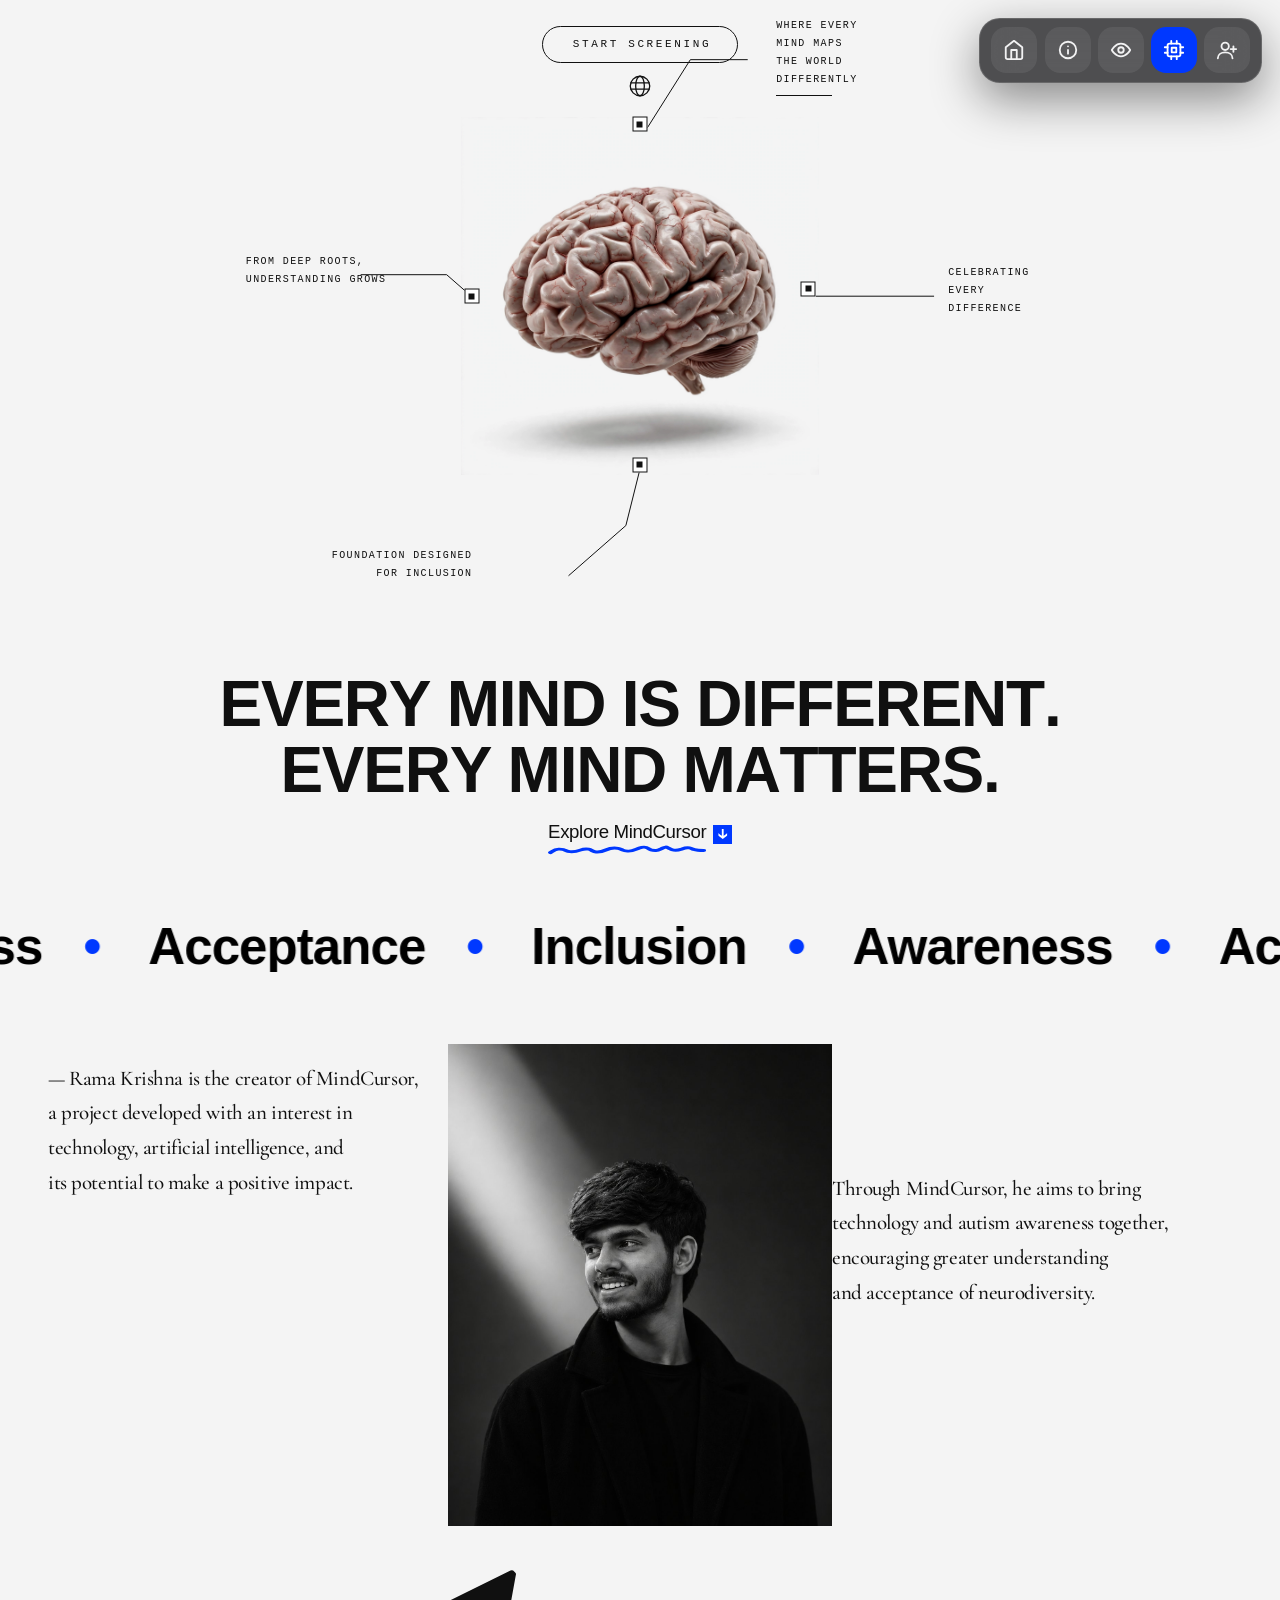
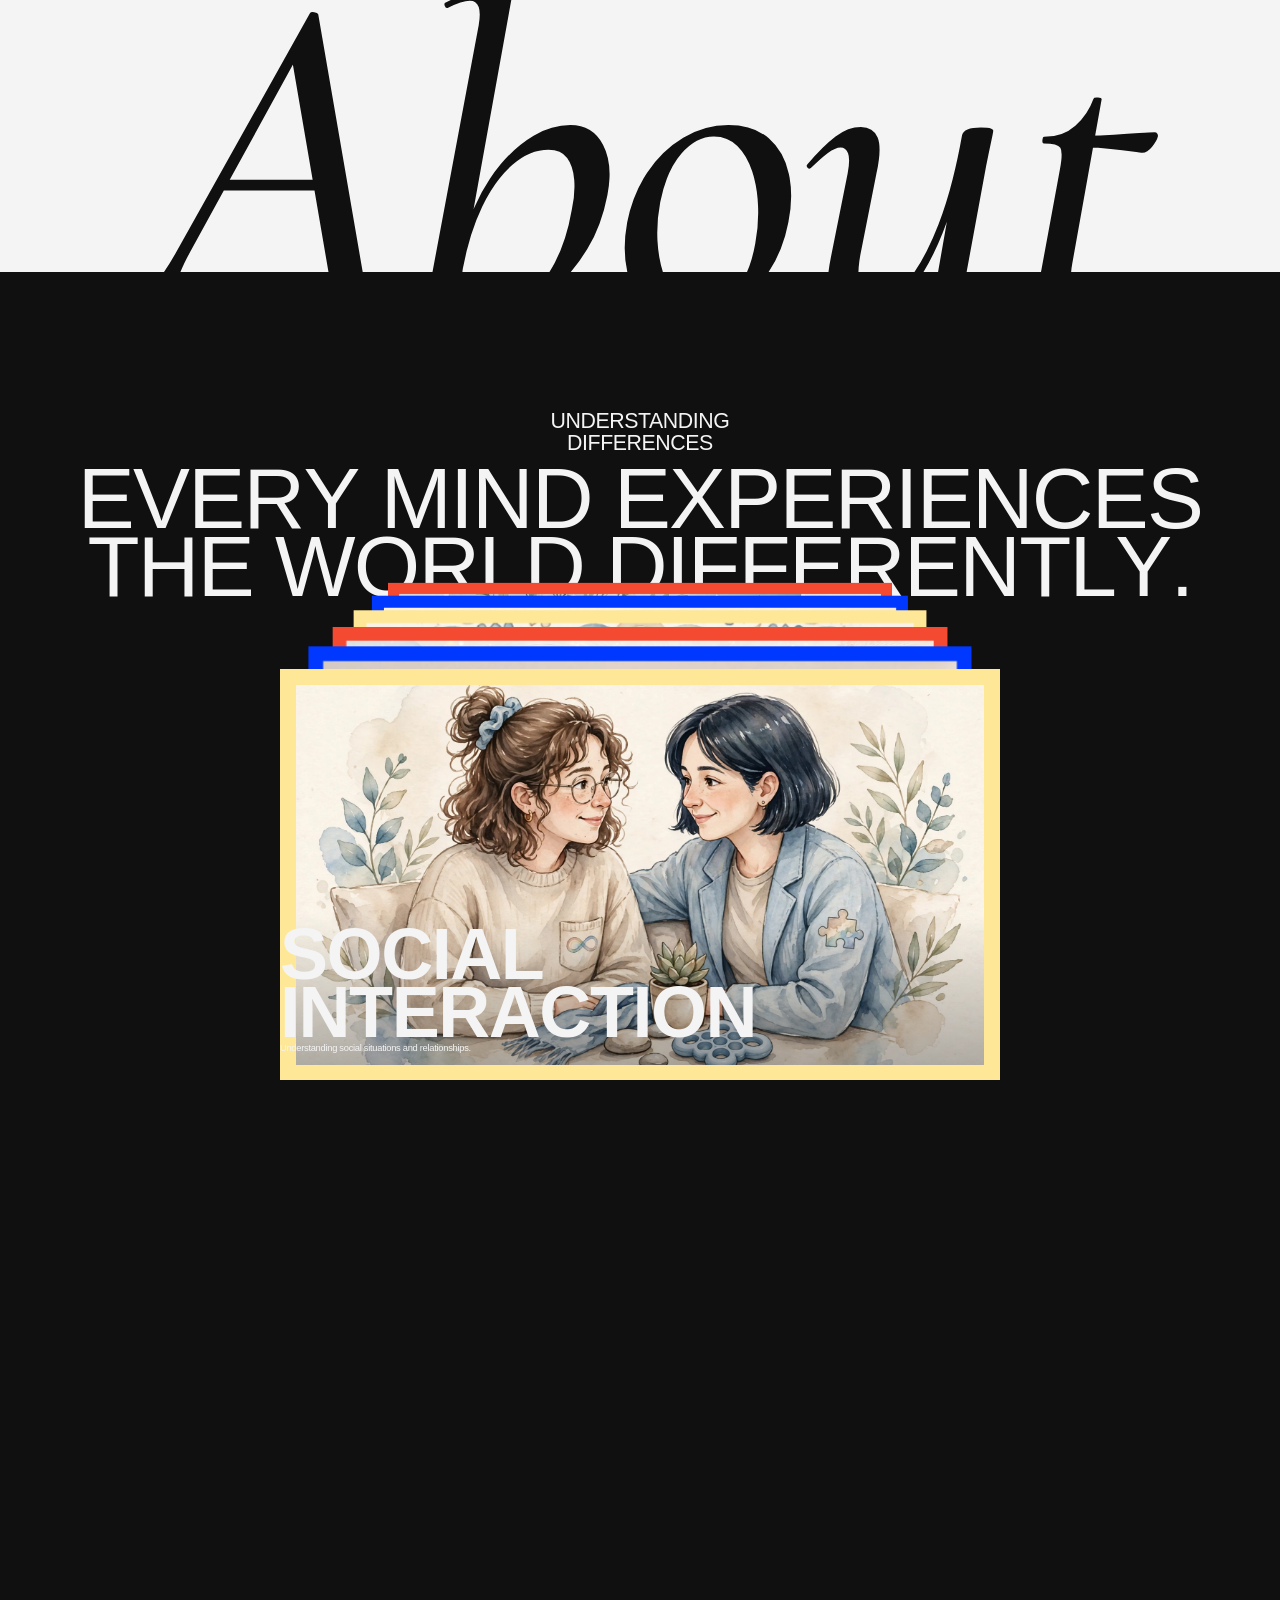
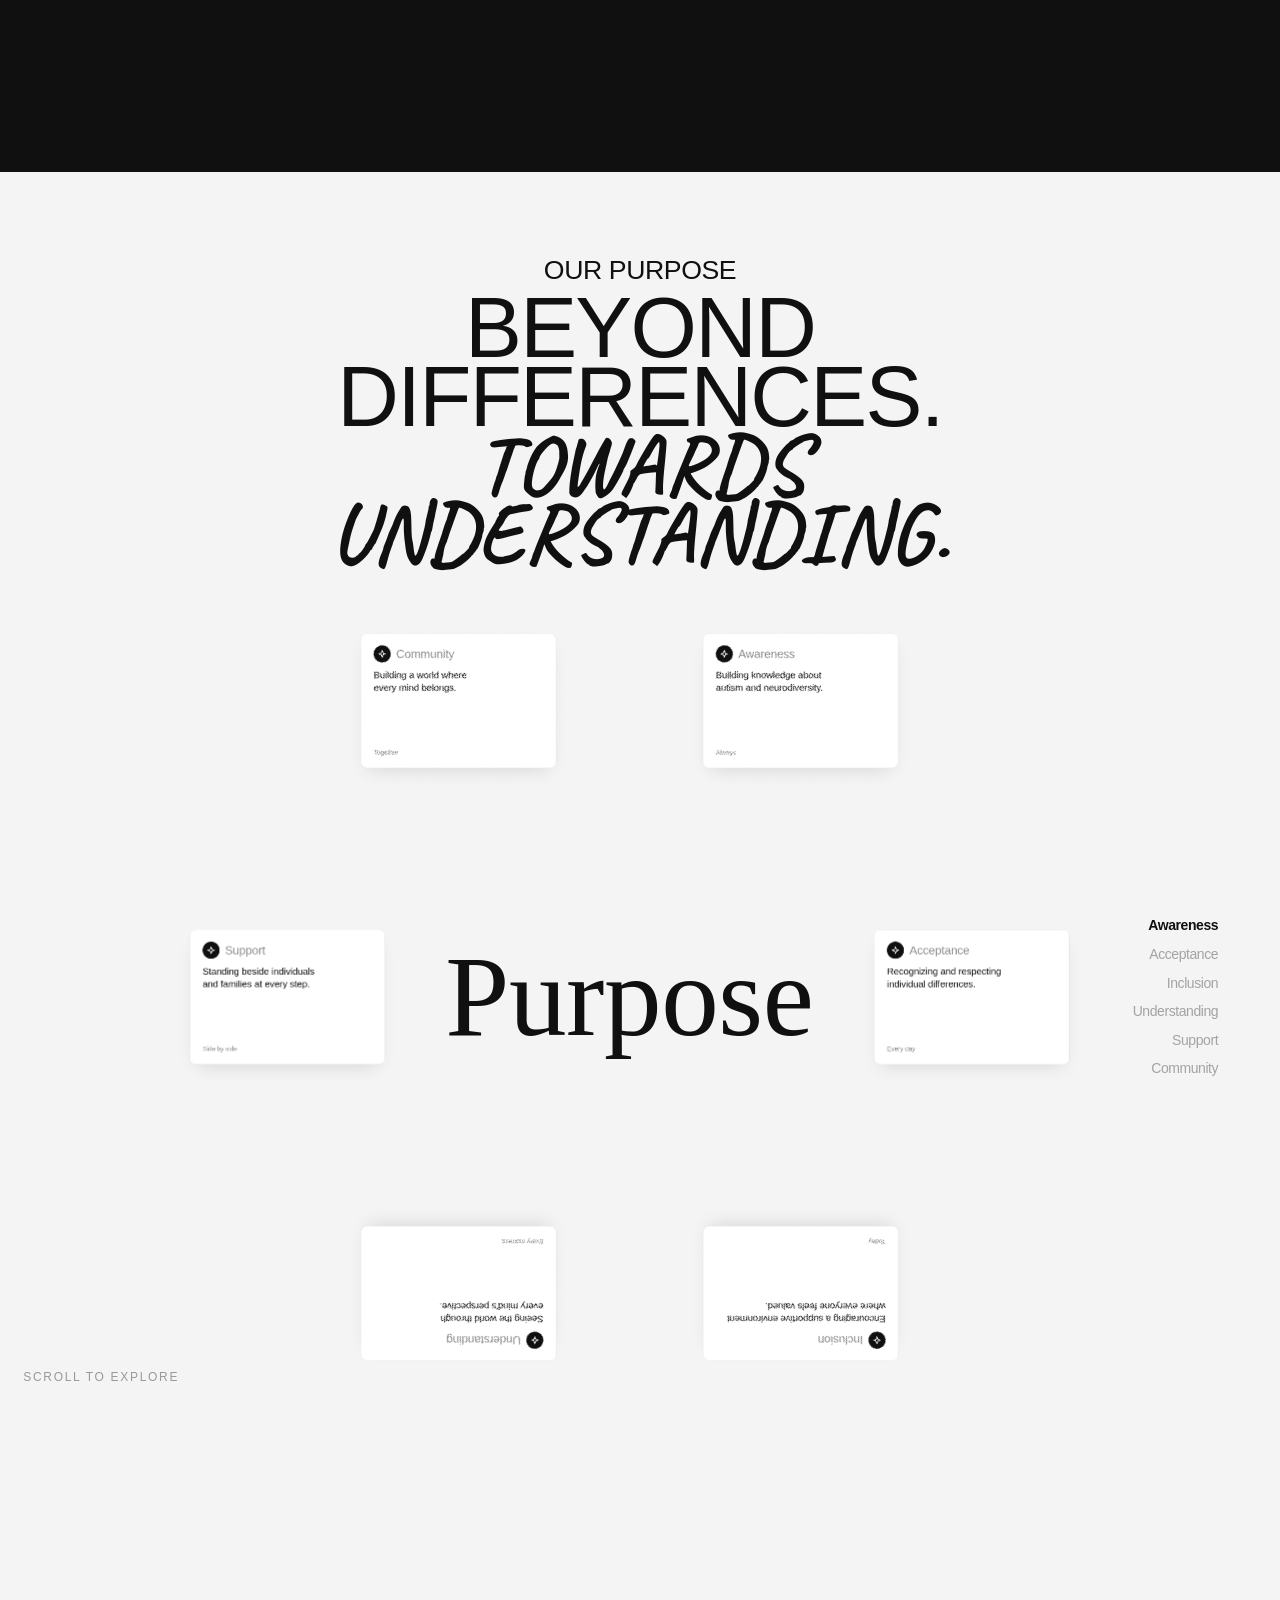
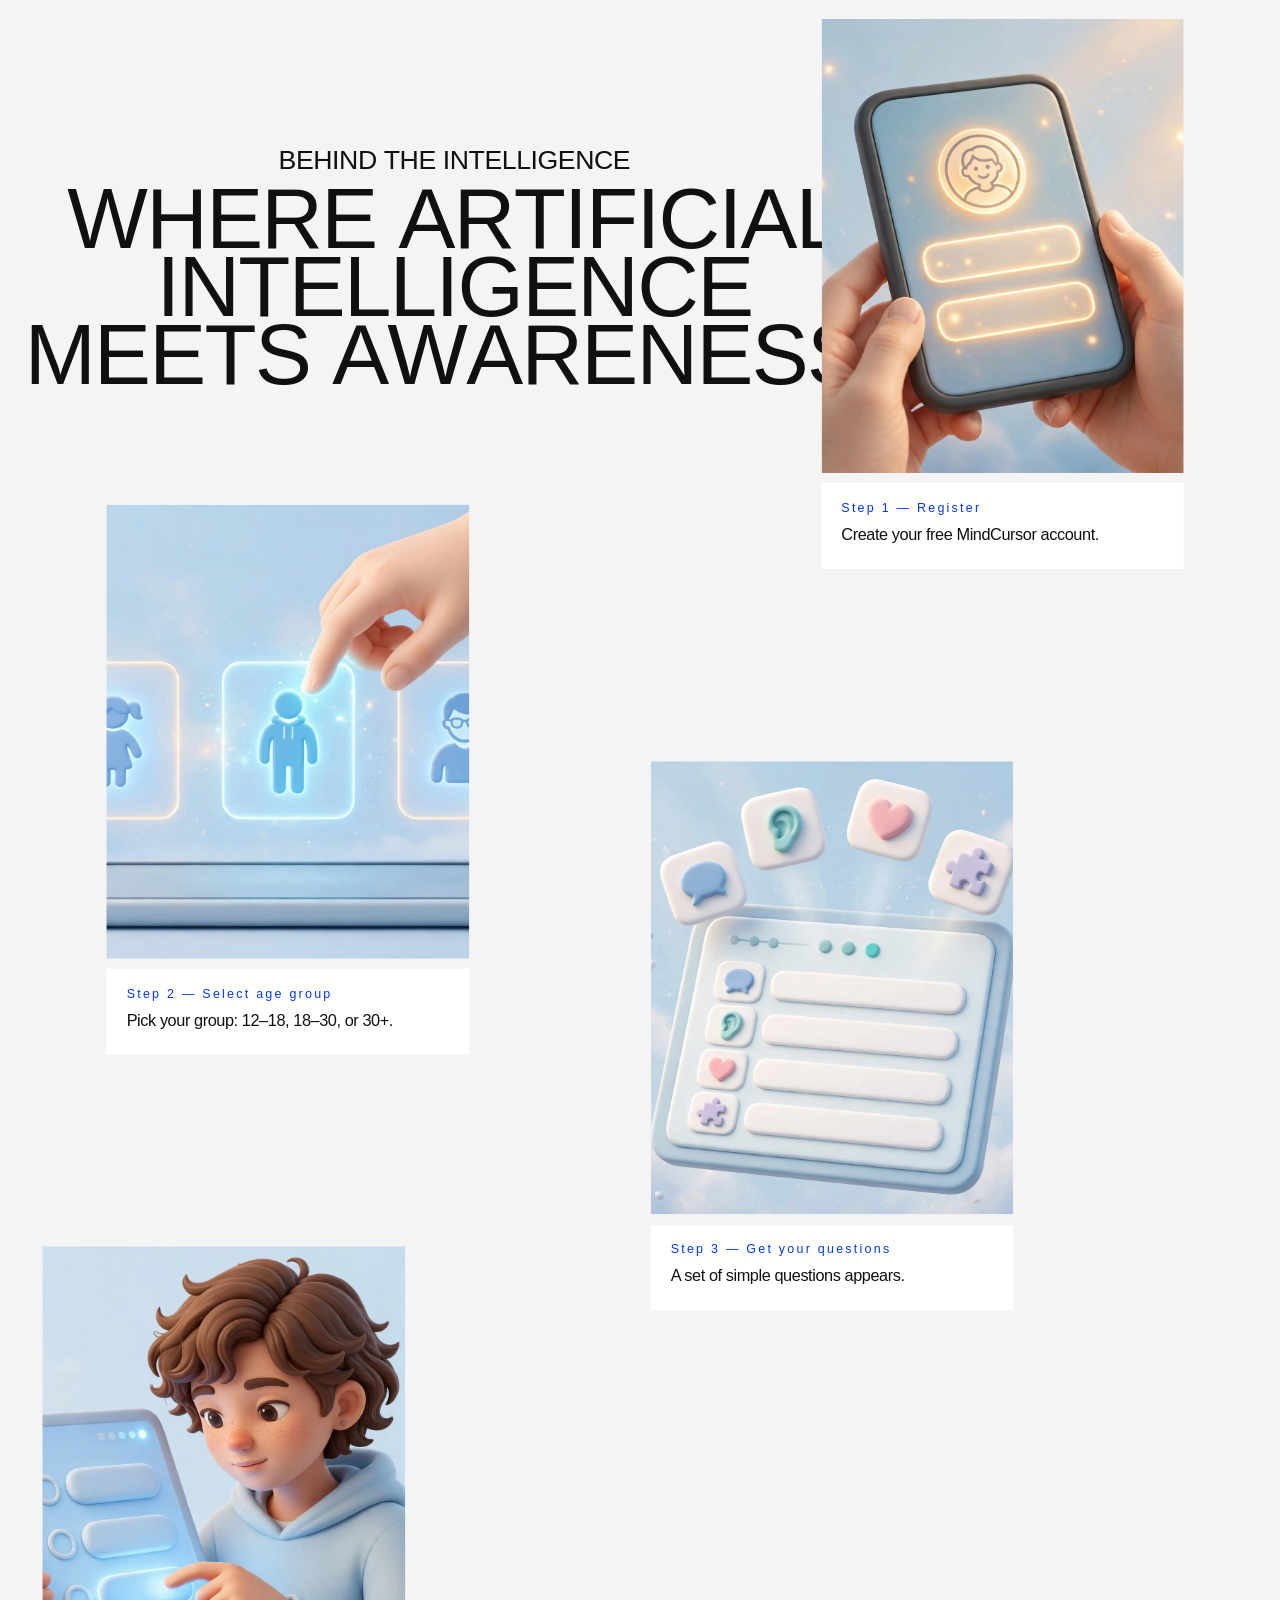
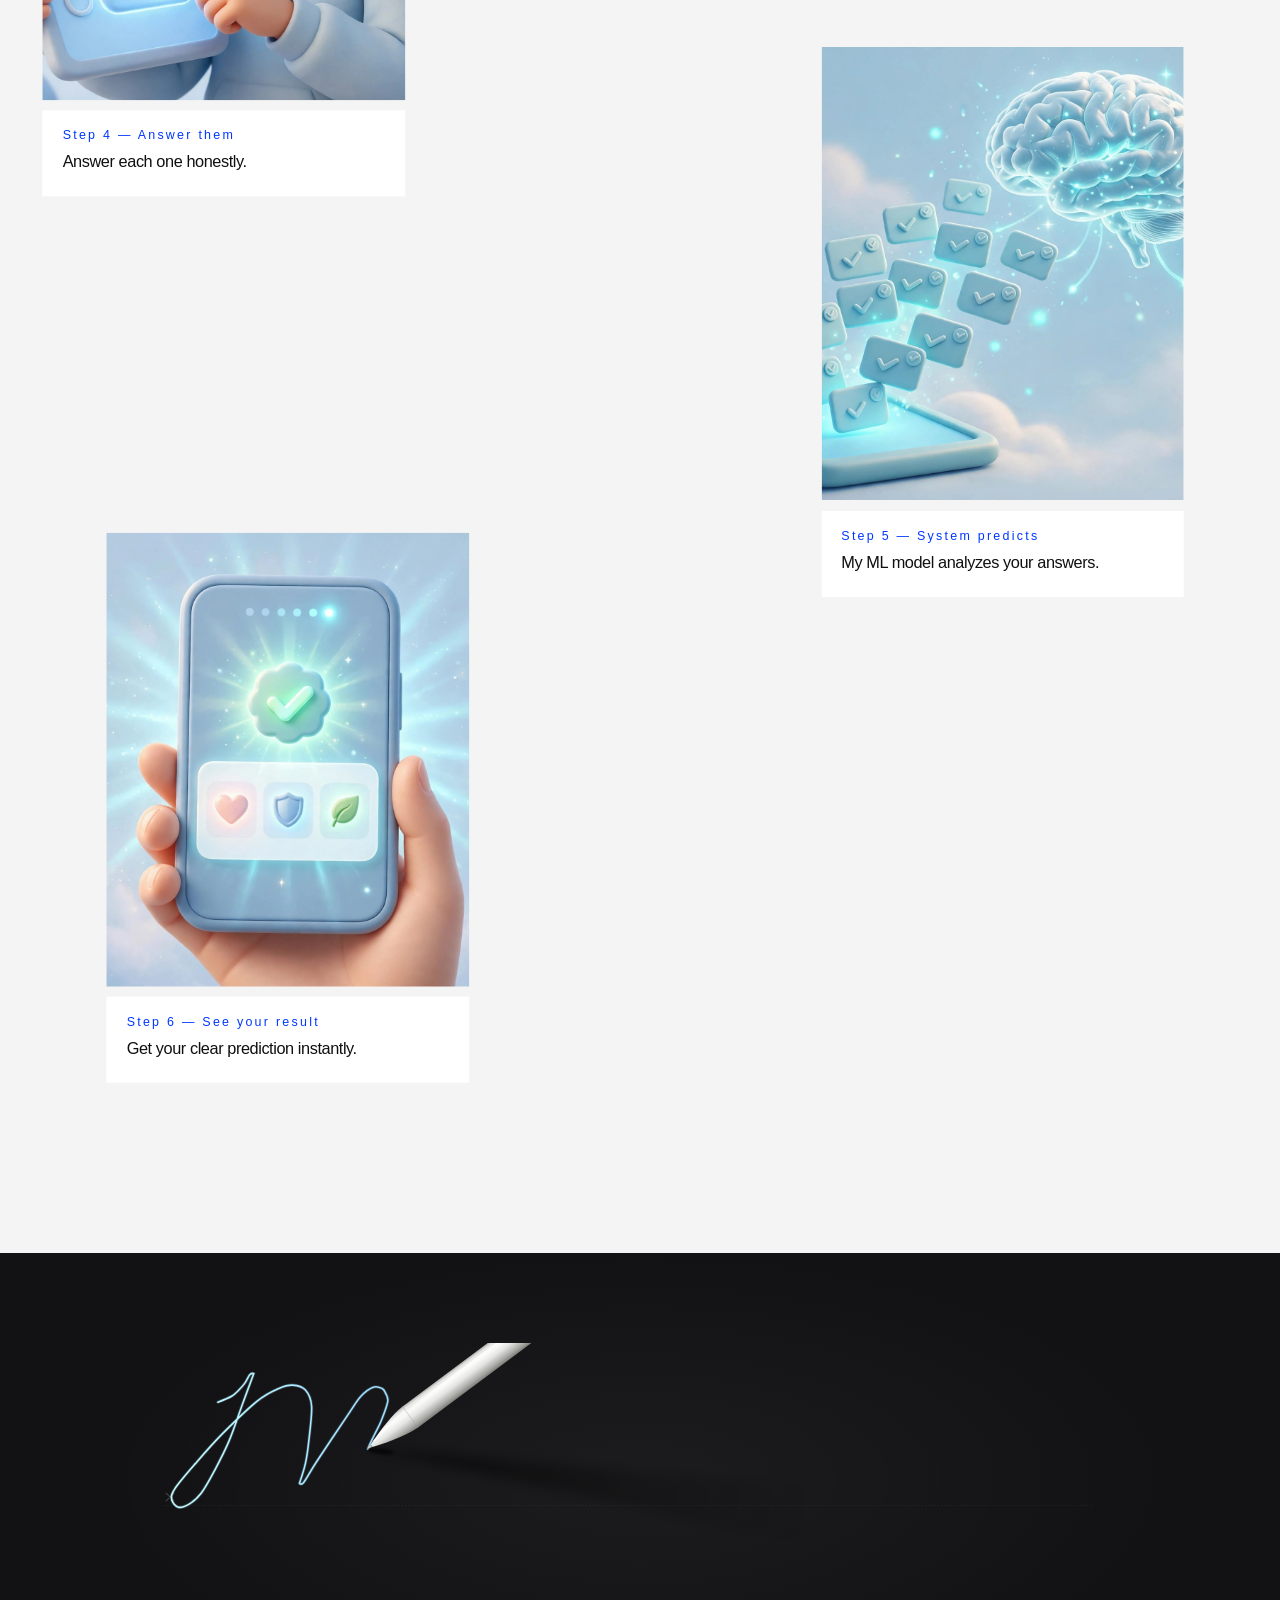
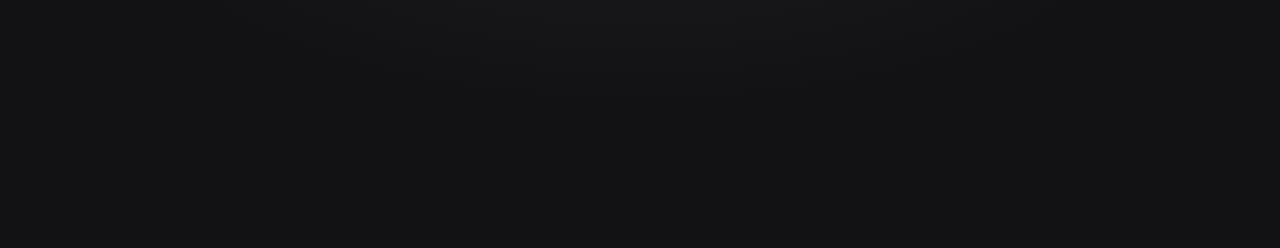
<file: index.html>
<!DOCTYPE html><!-- This site was created in Webflow. https://webflow.com --><!-- Last Published: Thu Oct 15 2026 07:52:08 GMT+0000 (Coordinated Universal Time) --><html data-wf-domain="mindcursor" data-wf-page="6a7eba014f1644e9f15be500" data-wf-site="6a7eba014f1644e9f15be52d" lang="en"><head><meta charset="utf-8"/><title>MindCursor — Every Mind Matters</title><meta content="MindCursor is an AI-assisted autism awareness and preliminary screening platform. Understand differences. Encourage acceptance." name="description"/><meta content="MindCursor — Every Mind Matters" property="og:title"/><meta content="MindCursor is an AI-assisted autism awareness and preliminary screening platform. Understand differences. Encourage acceptance." property="og:description"/><meta content="assets/images/tech/tech-01.jpg" property="og:image"/><meta content="MindCursor — Every Mind Matters" name="twitter:title"/><meta content="MindCursor is an AI-assisted autism awareness and preliminary screening platform. Understand differences. Encourage acceptance." name="twitter:description"/><meta property="og:type" content="website"/><meta content="summary_large_image" name="twitter:card"/><meta content="width=device-width, initial-scale=1" name="viewport"/><meta content="Webflow" name="generator"/><link href="assets/css/webflow.css" rel="stylesheet" type="text/css" integrity="sha384-OOAPHFyKpESSHLcrEIoGAFBZsFCXCr1mcSeu1PB6QF6RZRwdG8XhvZzdOjwQBVgl" crossorigin="anonymous"/><link href="https://fonts.googleapis.com" rel="preconnect"/><link href="https://fonts.gstatic.com" rel="preconnect" crossorigin="anonymous"/><script src="assets/vendor/webfont.js" type="text/javascript"></script><script type="text/javascript">WebFont.load({  google: {    families: ["Inter:300,400,500,600,700","Caveat:700"]  }});</script><script type="text/javascript">!function(o,c){var n=c.documentElement,t=" w-mod-";n.className+=t+"js",("ontouchstart"in o||o.DocumentTouch&&c instanceof DocumentTouch)&&(n.className+=t+"touch")}(window,document);</script><link href="assets/images/favicon-32.jpg" rel="icon" type="image/png" sizes="32x32" media="(prefers-color-scheme: light)"/><link href="assets/images/favicon-32.jpg" rel="icon" type="image/png" sizes="32x32" media="(prefers-color-scheme: dark)"/><link href="assets/images/favicon-48.jpg" rel="icon" type="image/png" sizes="48x48"/><link href="assets/images/favicon-180.jpg" rel="apple-touch-icon" sizes="180x180"/><link href="assets/images/favicon-192.jpg" rel="icon" type="image/png" sizes="192x192"/><link href="assets/images/favicon-512.jpg" rel="icon" type="image/png" sizes="512x512"/><script type="application/ld+json">
{
  "@context": "schema.org",
  "@type": "Organization",
  "name": "MindCursor",
  "description": "MindCursor is an AI-assisted autism awareness and preliminary screening platform. Understand differences. Encourage acceptance.",
  "url": "/"
}
</script><noscript>
  <style>
    html:not([data-page-ready]) [data-barba="container"] {
      visibility: visible !important;
    }
    [data-text-reveal],
    [data-scroll-reveal] {
      visibility: visible !important;
      opacity: 1 !important;
    }
    [data-transition-wrap] {
      display: none !important;
    }
  </style>
</noscript>

<!-- Google Tag Manager -->
<script>(function(w,d,s,l,i){w[l]=w[l]||[];w[l].push({'gtm.start':
new Date().getTime(),event:'gtm.js'});var f=d.getElementsByTagName(s)[0],
j=d.createElement(s),dl=l!='dataLayer'?'&l='+l:'';j.async=true;j.src=
'https://www.googletagmanager.com/gtm.js?id='+i+dl;f.parentNode.insertBefore(j,f);
})(window,document,'script','dataLayer','GTM-M9JMJTB');</script>
<!-- End Google Tag Manager -->

</head><body data-barba="wrapper"><div class="page-wrapper"><div class="global-styles"><div class="button-css w-embed"><style>
@media (hover: hover) and (pointer: fine) {
  .btn-link:hover .btn-link_arrow-wrap {
    transform: translateY(100%);
  }
}
  
  :root {
  --button-052-color: #131313;
  --button-052-color-background: #fff;
  --button-052-color-focus: #000;
  --button-052-height: 3em;
  --button-052-padding-x: 1em;
  --button-052-focus-inset: -0.125em;
  --button-052-ease-hover: linear(0, 0.5737 7.6%, 0.8382 11.87%, 0.9463 14.19%, 1.0292 16.54%, 1.0886 18.97%, 1.1258 21.53%, 1.137 22.97%, 1.1424 24.48%, 1.1423 26.1%, 1.1366 27.86%, 1.1165 31.01%, 1.0507 38.62%, 1.0219 42.57%, 0.9995 46.99%, 0.9872 51.63%, 0.9842 58.77%, 1.0011 81.26%, 1);
  --button-052-ease-soft-overshoot: cubic-bezier(0.59, 1, 0.88, 1.01);
  --button-052-ease-bounce: cubic-bezier(0.34, 2.27, 0.64, 1);
  --button-052-ease-focus: cubic-bezier(0.32, 0.72, 0, 1);
}

.button-052 {
  -webkit-tap-highlight-color: transparent;
}

.button-052:is(:focus-visible)::after {
  box-shadow: 0 0 0 0.125em var(--button-052-color-focus);
}

.button-052::after {
  content: '';
  display: block;
  position: absolute;
  inset: var(--button-052-focus-inset);
  border-radius: var(--button-052-border-radius);
  transition: box-shadow 0.3s var(--button-052-ease-focus);
  pointer-events: none;
  z-index: 1;
}

.button-052__text-wrap {
  will-change: transform;
  transition: translate 0.8s var(--button-052-ease-hover), rotate 0.8s var(--button-052-ease-hover), scale 0.15s var(--button-052-ease-soft-overshoot), transform 0.15s var(--button-052-ease-soft-overshoot);
}

.button-052__icon-wrap.is--default {
  transition: scale 0.75s var(--button-052-ease-hover), opacity 0.15s ease-out;
}

.button-052__icon-wrap.is--hover {
  scale: 0;
  opacity: 0;
  transition: scale 0.75s var(--button-052-ease-hover), opacity 0.15s 0.1s ease-out;
}

@media (hover: hover) and (pointer: fine) and (prefers-reduced-motion: no-preference) {
  .button-052:is(:hover, :focus-visible) .button-052__text-wrap,
  [data-hover]:is(:hover, :focus-visible) .button-052 .button-052__text-wrap {
    translate: calc(var(--button-052-height) * -1) -0.325em 0;
    rotate: -3deg;
    scale: 0.935 0.905;
    transform: scale(1.0695187166, 1.1049723757);
    transition: translate 0.8s 0.05s var(--button-052-ease-hover), rotate 0.8s 0.05s var(--button-052-ease-hover), scale 0.15s 0.05s var(--button-052-ease-soft-overshoot), transform 0.45s 0.2s var(--button-052-ease-bounce);
  }

  .button-052:is(:hover, :focus-visible) .button-052__icon-wrap.is--default,
  [data-hover]:is(:hover, :focus-visible) .button-052 .button-052__icon-wrap.is--default {
    scale: 0;
    opacity: 0;
    transition: scale 0.75s 0.05s var(--button-052-ease-hover), opacity 0.15s 0.2s ease-out;
  }

  .button-052:is(:hover, :focus-visible) .button-052__icon-wrap.is--hover,
  [data-hover]:is(:hover, :focus-visible) .button-052 .button-052__icon-wrap.is--hover {
    scale: 1;
    opacity: 1;
    transition: scale 0.75s 0.1s var(--button-052-ease-hover), opacity 0.15s ease-out;
  }
}
</style></div><div class="bunny-bg-css w-embed"><style>
  /* Animation */
[data-bunny-background-init] :is(.bunny-bg__placeholder, .bunny-bg__loading) {
  transition: opacity 0.3s linear, visibility 0.3s linear;
}

/* Placeholder */
[data-bunny-background-init][data-player-status="playing"] .bunny-bg__placeholder,
[data-bunny-background-init][data-player-status="paused"] .bunny-bg__placeholder,
[data-bunny-background-init][data-player-activated="true"][data-player-status="ready"] .bunny-bg__placeholder {
  opacity: 0;
  visibility: hidden;
}

/* Play/Pause */
[data-bunny-background-init][data-player-status="playing"] .bunny-bg__play-svg,
[data-bunny-background-init][data-player-status="loading"] .bunny-bg__play-svg {
  display: none;
}

[data-bunny-background-init][data-player-status="playing"] .bunny-bg__pause-svg,
[data-bunny-background-init][data-player-status="loading"] .bunny-bg__pause-svg{
  display: block;
}

/* Loading */
[data-bunny-background-init][data-player-status="loading"] .bunny-bg__loading {
  opacity: 1;
  visibility: visible;
}
</style></div><div class="bunny-player-css w-embed"><style>
  /* Animation */
[data-bunny-player-init] :is(.bunny-player__placeholder, .bunny-player__dark, .bunny-player__playpause, .bunny-player__loading) {
  transition: opacity 0.3s linear, visibility 0.3s linear;
}

/* Placeholder */
[data-bunny-player-init][data-player-status="playing"] .bunny-player__placeholder,
[data-bunny-player-init][data-player-status="paused"] .bunny-player__placeholder,
[data-bunny-player-init][data-player-activated="true"][data-player-status="ready"] .bunny-player__placeholder {
  opacity: 0;
  visibility: hidden;
}

/* Dark Overlay */
[data-bunny-player-init][data-player-status="paused"] .bunny-player__dark,
[data-bunny-player-init][data-player-status="playing"][data-player-hover="active"] .bunny-player__dark{
  opacity: 0.3;
}

[data-bunny-player-init][data-player-status="playing"] .bunny-player__dark {
  opacity: 0;
}

/* Play/Pause */
[data-bunny-player-init][data-player-status="playing"] .bunny-player__playpause,
[data-bunny-player-init][data-player-status="loading"] .bunny-player__playpause {
  opacity: 0;
}

[data-bunny-player-init][data-player-status="playing"][data-player-hover="active"] .bunny-player__playpause {
  opacity: 1;
}

[data-bunny-player-init][data-player-status="playing"] .bunny-player__play-svg,
[data-bunny-player-init][data-player-status="loading"] .bunny-player__play-svg {
  display: none;
}

[data-bunny-player-init][data-player-status="playing"] .bunny-player__pause-svg,
[data-bunny-player-init][data-player-status="loading"] .bunny-player__pause-svg{
  display: block;
}

/* Loading */
[data-bunny-player-init][data-player-status="loading"] .bunny-player__loading {
  opacity: 1;
  visibility: visible;
}

/* Interface */
.bunny-player__interface {
  transition: all 0.6s cubic-bezier(0.625, 0.05, 0, 1);
}

[data-bunny-player-init][data-player-status="playing"] .bunny-player__interface,
[data-bunny-player-init][data-player-status="loading"] .bunny-player__interface{
  opacity: 0;
  transform: translateY(1em) rotate(0.001deg);
}

[data-bunny-player-init][data-player-status="playing"][data-player-hover="active"] .bunny-player__interface,
[data-bunny-player-init][data-player-status="loading"][data-player-hover="active"] .bunny-player__interface {
  opacity: 1;
  transform: translateY(0em) rotate(0.001deg);
}

/* Timeline */
[data-bunny-player-init][data-player-status="idle"][data-player-activated="false"] .bunny-player__timeline,
[data-bunny-player-init][data-player-status="ready"][data-player-activated="false"] .bunny-player__timeline {
  pointer-events: none;
}

/* Timeline Handle */
[data-bunny-player-init] .bunny-player__timeline-handle {
  transition: transform 0.15s ease-in-out;
}

[data-bunny-player-init][data-timeline-drag="true"] .bunny-player__timeline-handle {
  transform: translate(-50%, -50%) scale(1);
}

/* Fullscreen */
[data-bunny-player-init][data-player-fullscreen="true"] .bunny-player__fullscreen-shrink-svg {
  display: block;
}

[data-bunny-player-init][data-player-fullscreen="true"] .bunny-player__fullscreen-scale-svg {
  display: none;
}

/* Mute */
[data-bunny-player-init][data-player-muted="true"] .bunny-player__volume-mute-svg {
  display: block;
}

[data-bunny-player-init][data-player-muted="true"] .bunny-player__volume-up-svg {
  display: none;
}

/* Cover Mode */
[data-bunny-player-init][data-player-update-size="cover"] {
  height: 100%;
  top: 0;
  left: 0;
  position: absolute;
}

[data-bunny-player-init][data-player-update-size="cover"] [data-player-before] {
  display: none;
}

[data-bunny-player-init][data-player-update-size="cover"][data-player-fullscreen="false"] .bunny-player__video {
  object-fit: cover;
}
</style></div><div class="custom-cursor w-embed"><style>
  /* Cursor "default" */
body,
body :is([data-cursor="default"], [data-cursor="default"] *),
body * {
  cursor: url("assets/images/icons/cursor-default.svg") 3 0, auto;
}

/* Cursor "text" */
body :is([data-cursor="text"], [data-cursor="text"] *),
body :is(p, h1, h2, h3, h4, h5, h6, input[type="text"], textarea) {
  cursor: url("assets/images/icons/cursor-text.svg") 14 29, text;
}

/* Cursor "pointer" (Hover) */
body :is([data-cursor="pointer"], [data-cursor="pointer"] *),
body :is(a, a *, a p, button, button *, select, input[type="submit"], input[type="button"], input[type="radio"], input[type="checkbox"]) {
  cursor: url("assets/images/icons/cursor-pointer.svg") 18 0, pointer;
}

/* Cursor "grab" */
body :is([data-cursor="grab"], [data-cursor="grab"] *) {
  cursor: url("assets/images/icons/cursor-grab.svg") 18 6, grab;
}

/* Cursor "grabbing" */
body :is([data-cursor="grabbing"], [data-cursor="grabbing"] *) {
  cursor: url("assets/images/icons/cursor-grabbing.svg") 18 0, grabbing;
}
</style></div><div class="cursor-marquee-css w-embed"><style>
  .cursor-marquee__card {
  transition: all 0.4s cubic-bezier(.75, 0, .25, 1);
  transform: translateY(0%) rotate(0.001deg);
  clip-path: inset(calc(50% - 0.25em) round 50em);
  will-change: clip-path;
  opacity: 0;
}

[data-cursor-marquee-status="active"] .cursor-marquee__card {
  clip-path: inset(0 round 50em);
  transform: translateY(-25%) rotate(0.001deg);
}

/* Show cursor dot when script loaded */
[data-cursor-marquee-status="active"] .cursor-marquee__card{
  opacity: 1;
}

/* CSS Keyframe Animation */
@keyframes translateXCursor { 
  to {
    transform: translateX(-100%);
  }
}

.cursor-marquee__text-span {
  animation: translateXCursor 10s linear infinite paused;
  transition: opacity 0.15s ease-in-out 0.25s;
  opacity: 0;
}

[data-cursor-marquee-status="active"] .cursor-marquee__text-span {
  transition: opacity 0.15s ease-in-out 0s;
  opacity: 1;
}
</style></div><div class="draw-line w-embed"><style>
  [data-draw-line-box] svg {
  width: 100%;
  height: 100%;
  position: absolute;
  overflow: visible !important;
}

  .footer-link.w--current{
    opacity: 100% !important;
  }
.btn-link .text-draw__box svg {
  display: block;
  width: 100%;
  height: 100%;
}
</style></div><div class="heading-fit w-embed"><style>
  [data-heading-fit] {
  overflow-wrap: normal;
  word-break: normal;
  hyphens: none;
}
</style></div><div class="nav-css w-embed"><style>
  /* Basis: instant — dit is wat de scroll-theme trigger gebruikt */
  .nav-logo {
    color: var(--_colors---swatch--blue);
    transition: color 0s;
  }
  .nav-logo__script{font-family:'Caveat',cursive;font-weight:700;font-size:2rem;line-height:1;letter-spacing:.02em;display:inline-block;transform:rotate(-3deg);white-space:nowrap;}
  .marquee-advanced__item-width.is-word{width:auto;height:auto;margin:0;padding:0 2.25em;}
  .purpose-heading .line-mask{display:block;overflow:hidden;padding-bottom:.08em;margin-bottom:-.08em;}
  .purpose-heading .line-inner{display:block;transform:translateY(112%);transition:transform 1.1s cubic-bezier(.19,1,.22,1);}
  .purpose-heading.in-view .line-inner{transform:translateY(0);}
  .purpose-heading.in-view .line-mask:nth-child(2) .line-inner{transition-delay:.14s;}
  .purpose-heading .line-script{font-family:'Caveat',cursive;font-weight:700;letter-spacing:.01em;}
  .marquee-advanced__word{font-size:clamp(2rem,4vw,3.25rem);font-weight:700;letter-spacing:-.02em;color:#000;white-space:nowrap;line-height:1;}
  .marquee-advanced__word::after{content:"\2022";color:var(--_colors---swatch--blue);margin-left:.8em;}

  [data-nav-theme-active="dark"] .nav-logo,
  [data-nav-logo="light"] .nav-logo {
    color: #fff;
  }
  
  @media screen and (max-width: 479px) {
    [data-nav-status="open"] .nav-links,
    [data-nav-status="open"] .nav-menu-bg {
      pointer-events: auto;
    }

        /* Menu dicht: zachte overgang terug, na de 350ms uit de JS */
      [data-nav-status="open"] .nav-logo,
    [data-nav-status="closed"] .nav-logo {
      transition: color 0.3s ease;
    }
  }
</style></div><div class="text-reveal w-embed"><style>
  .line-mask {
  padding-bottom: 0.2em;
  margin-bottom: -0.2em;
  padding-right: 0.2em;
  margin-right: -0.2em;
}
  
  [data-text-reveal] {
  visibility: hidden;
}

html.wf-design-mode [data-text-reveal] {
  visibility: visible;
}

  [data-scroll-reveal] {
  visibility: hidden;
}

html.wf-design-mode [data-scroll-reveal] {
  visibility: visible;
}
</style></div><div class="transition-css w-embed"><style>
[data-transition-wrap] {
  position: fixed;
  inset: 0;
  z-index: 9999;
  pointer-events: none;
  background-color: var(--_colors---swatch--blue);
}

[data-transition-wrap][data-transition-ready] {
  background-color: transparent;
}

html:not([data-page-ready]) [data-barba="container"] {
  visibility: hidden;
}

/* Designer: geen preloader-staat */
html.wf-design-mode [data-transition-wrap] {
  background-color: transparent;
}

html.wf-design-mode [data-barba="container"] {
  visibility: visible !important;
}
</style></div><div class="adaptive-scaling w-embed"><style>
  /* ------------------------- Scaling system -------------------------------------------------- */
 
/* Desktop */
:root {
  --size-unit: 16;
  /* Body font-size in design — no px */
 
  --size-container-ideal: 1920;
  /* Screen width in design — no px */
 
  --size-container-min: 992px;
  --size-container-max: 3840px;
  /* Absolute maximum container width */
 
  --size-container-fluid: 100dvw;
 
  --size-container: clamp(var(--size-container-min),
      var(--size-container-fluid),
      var(--size-container-max));
 
  --size-font: calc(var(--size-container) / (var(--size-container-ideal) / var(--size-unit)));
 
  /* Container scale factors */
  --container-medium-scale: 0.85;
  --container-small-scale: 0.7;
 
  --vh: 1vh;
  /* Fallback before JS runs */
 
  --near-screen-height: 80dvh;
  --full-screen-height: 100dvh;
  --over-screen-height: 120dvh;
  --double-screen-height: 200dvh;
  --xxl-screen-height: 250dvh;
}
 
/*
  Ultrawide desktop viewports only.
 
  11 / 5 = 2.2:1 activation threshold.
  Once activated, the design canvas is capped to 16:9
  based on the available viewport height.
*/
@media screen and (min-width: 992px) and (min-aspect-ratio: 11/5) {
  :root {
    --size-container-fluid: min(100dvw,
        calc(100dvh * 16 / 9));
  }
}
 
/* Tablet */
@media screen and (max-width: 991px) {
  :root {
    --size-container-ideal: 991;
    /* Screen width in design — no px */
 
    --size-container-min: 768px;
    --size-container-max: 991px;
    --size-container-fluid: 100dvw;
 
    --container-medium-scale: 0.9;
    --container-small-scale: 0.8;
 
    --near-screen-height: calc(var(--vh) * 80);
    --full-screen-height: calc(var(--vh) * 100);
    --over-screen-height: calc(var(--vh) * 120);
    --double-screen-height: calc(var(--vh) * 200);
    --xxl-screen-height: calc(var(--vh) * 250);
  }
}
 
/* Mobile Landscape */
@media screen and (max-width: 767px) {
  :root {
    --size-container-ideal: 767;
    /* Screen width in design — no px */
 
    --size-container-min: 480px;
    --size-container-max: 767px;
 
    --container-medium-scale: 1;
    --container-small-scale: 1;
  }
}
 
/* Mobile Portrait */
@media screen and (max-width: 479px) {
  :root {
    --size-container-ideal: 479;
    /* Screen width in design — no px */
 
    --size-container-min: 320px;
    --size-container-max: 479px;
 
    --container-medium-scale: 1;
    --container-small-scale: 1;
  }
}
 
body {
  font-size: var(--size-font);
}
</style></div><div class="cms-behavior w-embed"><style>
/* Hide element with attribute when CMS doesn't contain items */
 [data-cms-section]:not(:has(.w-dyn-item)) {
 display: none;
 }
</style></div><div class="container-alignment w-embed"><style>
  /* Make sure containers never lose their center alignment */
  .container-col-12,
  .container-col-11,
  .container-col-10,
  .container-col-09,
  .container-col-08,
  .container-col-07,
  .container-col-06 {
    margin-right: auto !important;
    margin-left: auto !important;
  }
</style></div><div class="current-state-styling w-embed"><style> 

/* Navigation Page Links */
.navlink.is-page.w-inline-block.w--current .navlink-bg_fill.is-current {
    display: block;
}
.navlink.is-page.w-inline-block.w--current .navlink-text.is-mask {
    display: none;
}


</style></div><div class="cursor-selection-color w-embed"><style>
  /* Cursor Selection */
  ::selection {
    background: var(--_theme---cursor-select-bg);
    color: var(--_theme---cursor-select-text);
  }

  ::-moz-selection { /* Code for Firefox */
    background: var(--_theme---cursor-select-bg);
    color: var(--_theme---cursor-select-text);
  }
</style></div><div class="display-settings w-embed"><style>
 /* These classes are never overwritten */
.hide {
  display: none !important;
}

@media screen and (min-width: 992px) {
    .hide, .hide-desktop {
        display: none !important;
    }
}

@media screen and (min-width: 480px) {
    .hide, .hide-desktop-tablet {
        display: none !important;
    }
}

@media screen and (max-width: 991px) {
    .hide, .hide-tablet-mobile {
        display: none !important;
    }
}
  @media screen and (max-width: 767px) {
    .hide-mobile-landscape{
      display: none !important;
    }
}
  @media screen and (max-width: 479px) {
    .hide-mobile{
      display: none !important;
    }
}
</style></div><div class="div-dimensions w-embed"><style>
/* Create a class of .div-square which maintains a 1:1 dimension of a div */
.div-square::after {
	content: "";
	display: block;
	padding-bottom: 100%;
}
</style></div><div class="focus-state w-embed"><style>
  /* Focus state style for keyboard navigation for the focusable elements */
  *[tabindex]:focus-visible,
  input[type="file"]:focus-visible {
   outline: 0.125rem solid var(--color-mode-default--focus-state);
   outline-offset: 0.125rem;
}
</style></div><div class="lottie-style-override w-embed"><style>
.lottie path {
	stroke: currentColor;
  fill: currentColor;
}	
</style></div><div class="rich-text-reset w-embed"><style>
  /* Get rid of top margin on first element in any rich text element */
  .w-richtext > :not(div):first-child,
  .w-richtext > div:first-child > :first-child {
    margin-top: 0 !important;
  }
    /* Get rid of bottom margin on last element in any rich text element */
  .w-richtext>:last-child, .w-richtext ol li:last-child, .w-richtext ul li:last-child {
    margin-bottom: 0;
  }
</style></div><div class="scrollbar-style w-embed"><style>

/* Hide scrollbar for Chrome, Safari and Opera */
::-webkit-scrollbar {
  display: none;
}

/* Hide scrollbar for Internet Explorer, Edge and Firefox */
body {
  -ms-overflow-style: none;  /* IE and Edge */
  scrollbar-width: none;  /* Firefox */
} 

</style></div><div class="spacing w-embed"><style>
  /* These classes are never overwritten */
  .margin-0 {
    margin: 0rem !important;
  }
  .padding-0 {
    padding: 0rem !important;
  }
  .margin-top {
    margin-right: 0rem !important;
    margin-bottom: 0rem !important;
    margin-left: 0rem !important;
  }
  .padding-top {
    padding-right: 0rem !important;
    padding-bottom: 0rem !important;
    padding-left: 0rem !important;
  }
  .margin-right {
    margin-top: 0rem !important;
    margin-bottom: 0rem !important;
    margin-left: 0rem !important;
  }
  .padding-right {
    padding-top: 0rem !important;
    padding-bottom: 0rem !important;
    padding-left: 0rem !important;
  }
  .margin-bottom {
    margin-top: 0rem !important;
    margin-right: 0rem !important;
    margin-left: 0rem !important;
  }
  .padding-bottom {
    padding-top: 0rem !important;
    padding-right: 0rem !important;
    padding-left: 0rem !important;
  }
  .margin-left {
    margin-top: 0rem !important;
    margin-right: 0rem !important;
    margin-bottom: 0rem !important;
  }
  .padding-left {
    padding-top: 0rem !important;
    padding-right: 0rem !important;
    padding-bottom: 0rem !important;
  }
  .margin-horizontal {
    margin-top: 0rem !important;
    margin-bottom: 0rem !important;
  }
  .padding-horizontal {
    padding-top: 0rem !important;
    padding-bottom: 0rem !important;
  }
  .margin-vertical {
    margin-right: 0rem !important;
    margin-left: 0rem !important;
  }
  .padding-vertical {
    padding-right: 0rem !important;
    padding-left: 0rem !important;
  }
</style></div><div class="tap-select-prevention w-embed"><style>
  /* Remove all highlights when tapping links on mobile */
  body {-webkit-tap-highlight-color: transparent;}
  :focus {outline: 0;}
</style></div><div class="text-clarity w-embed"><style>
  /* Make text look crisper and more legible in all browsers */
  body {
    -webkit-font-smoothing: antialiased;
    -moz-osx-font-smoothing: grayscale;
    font-smoothing: antialiased;
    text-rendering: optimizeLegibility;
  }
</style></div><div class="text-line-clamp w-embed"><!-- Text Line Clamp -->

<style>

/*Apply "..." after 1 line of text */
.text-clamp-line-01 {
	display: -webkit-box;
	overflow: hidden;
	-webkit-line-clamp: 1;
	-webkit-box-orient: vertical;
}

/*Apply "..." after 2 lines of text */
.text-clamp-line-02 {
	display: -webkit-box;
	overflow: hidden;
	-webkit-line-clamp: 2;
	-webkit-box-orient: vertical;
}

/*Apply "..." after 3 lines of text */
.text-clamp-line-03 {
	display: -webkit-box;
	overflow: hidden;
	-webkit-line-clamp: 3;
	-webkit-box-orient: vertical;
}

/*Apply "..." after 4 lines of text */
.text-clamp-line-04 {
	display: -webkit-box;
	overflow: hidden;
	-webkit-line-clamp: 4;
	-webkit-box-orient: vertical;
}

</style></div><div class="text-split w-embed"><!-- Text Split -->
<style>
.word {
	overflow: hidden;
}
</style></div><div class="variable-fontfamily w-embed"><!-- 
<style>
/* Variables: Automatically set all headings to the variable heading font */
h1, h2, h3, h4, h5, h6 {
  font-family: var(--typography--heading-style);
  font-weight: 500 !important;
  color: 	var(--color-mode-default--heading);
  line-height: 1;
  letter-spacing: -0.06em;
}
/* Variables: Auto change all classes with 'heading-style' */
[class*="heading-style-"] {
  font-family: var(--typography--heading-style) !important;
  font-weight: 500 !important;
	color: 	var(--color-mode-default--heading);
	line-height: 1;
  letter-spacing: -0.06em;
}
</style></div><div class="_w-button-override w-embed"><!-- Button Override -->
<style>
button {
  all: unset;
  cursor: pointer;
  pointer-events: auto;
}

button:focus {
  outline: revert;
}
</style></div><div class="_w-style-override w-embed"><style>
/* 
Make the following elements inherit typography styles from the parent and not have hardcoded values. 
Important: You will not be able to style for example "All Links" in Designer with this CSS applied.
Uncomment this CSS to use it in the project. Leave this message for future hand-off.
*/

a,
.w-input,
.w-select,
.w-tab-link,
.w-nav-link,
.w-dropdown-btn,
.w-dropdown-toggle,
.w-dropdown-link {
  color: inherit;
  text-decoration: inherit;
  font-size: inherit;
}


/* Remove the default Webflow icons from Input- Select and Text Area fields */
input,select,textarea {
    -webkit-appearance: none!important;
    -moz-appearance: none!important;
    appearance: none!important
}

/* Dropdown Toggle */
.w-dropdown-toggle, .w-dropdown-toggle.w--open {
    margin: 0;
    border: none;
    background: none;
    font-family: inherit;
    font-size: inherit;
    color: inherit;
}
</style></div><div class="zoom-disable w-embed"><meta name="viewport" 
      content="width=device-width, initial-scale=1.0, maximum-scale=1.0, user-scalable=0"></div></div><div data-transition-wrap="" class="transition"><div class="transition__shape"><svg xmlns="http://www.w3.org/2000/svg" width="100%" viewBox="0 0 1000 1000" fill="none" preserveAspectRatio="none" class="transition__svg"><path d="M43 259C296 11.5688 994 -3 922.994 498.259C851.988 999.517 281.229 1004.28 123 767C-35.2287 529.721 179 259 472 259C765 259 792 498.259 659 654C526 809.741 319 755 285 669.001C251 583.001 299 452 496 452C693 452 876.073 639.171 935 937.001" stroke="currentColor" stroke-width="0" stroke-linecap="round" stroke-linejoin="round"></path></svg></div></div><div data-cursor-marquee-status="not-active" class="cursor-marquee"><div class="cursor-marquee__card"><span data-cursor-marquee-text-target="" class="cursor-marquee__text-span">Hello world</span><span data-cursor-marquee-text-target="" class="cursor-marquee__text-span is--duplicate">Hello world</span></div></div><main data-barba="container" class="main-wrapper" id="top"><div id="fdock-mount"></div><header class="section_hero"><div class="hero_wrapper is-home"><div class="css-embed w-embed"><style>
.cursor-card_media {
    visibility: hidden;
}
.cursor-card_media.on{
    visibility: visible;
}

  @media screen and (max-width: 991px) {
  .cursor-card_media {
    visibility: visible;
  }
}
</style>
</div><div class="hero-top"><button class="hero-pill" onclick="window.MindCursor&&MindCursor.goScreening()">Start Screening</button><svg class="hero-globe" viewBox="0 0 24 24" fill="none" stroke="currentColor" stroke-width="1.2"><circle cx="12" cy="12" r="9"/><ellipse cx="12" cy="12" rx="4" ry="9"/><path d="M3.2 9.2h17.6M3.2 14.8h17.6"/></svg></div><div class="hero-brain"><img src="assets/images/brain-cut.webp" alt="Brain"/><svg class="wires" viewBox="0 0 100 100" preserveAspectRatio="none"><path class="w-top" d="M 80 -16 L 64 -16 L 52 3" vector-effect="non-scaling-stroke"/><path class="w-left" d="M -28 44 L -4 44 L 4 51" vector-effect="non-scaling-stroke"/><path class="w-right" d="M 99 50 L 132 50" vector-effect="non-scaling-stroke"/><path class="w-bottom" d="M 50 98 L 46 114 L 30 128" vector-effect="non-scaling-stroke"/></svg><span class="node" style="left:50%;top:2%;"></span><span class="node" style="left:3%;top:50%;"></span><span class="node" style="left:97%;top:48%;"></span><span class="node" style="left:50%;top:97%;"></span><div class="cap cap-top" style="left:88%;top:-28%;">Where every mind maps<br/>the world differently<span class="rule"></span></div><div class="cap cap-left" style="left:-60%;top:38%;">From deep roots,<br/>understanding grows</div><div class="cap cap-bottom" style="left:-36%;top:120%;text-align:right;">Foundation designed<br/>for inclusion</div><div class="cap cap-right" style="left:136%;top:41%;">Celebrating every<br/>difference</div></div><div class="section-padding-128px"><div class="padding-global"><div class="w-layout-blockcontainer container-col-12 w-container"><div data-text-reveal-group="" class="hero_content"><h1 data-text-reveal="chars" data-font-weight-hover="" data-weight-rest="700" data-weight-near="200" data-radius="400" class="heading-xxl">Every Mind Is Different. <span data-radius="400" data-font-weight-hover="" data-weight-rest="300" data-weight-near="800" class="heading-alt">Every Mind Matters.</span></h1><a href="index.html#intro" data-draw-line-always="" data-draw-line="" class="btn-link w-inline-block"><div class="btn-link_inner"><div class="text-wrap"><span class="text-draw__span">Explore MindCursor</span><div data-draw-line-box="" class="text-draw__box is-btn-link"></div></div><button data-scroll-top="" class="btn-link_arrow"><div class="btn-link_arrow-wrap"><svg xmlns="http://www.w3.org/2000/svg" width="100%" viewBox="0 0 15 16" fill="none" class="btn-link_arrow-svg rotation-180"><path d="M14.7835 9.48099L11.3653 6.86942L7.88099 4.15207L8.84628 2.02314L8.84628 16L5.93719 16L5.93719 2.02314L6.90248 4.15207L3.41818 6.86942L-2.84955e-07 9.48099L-4.51997e-07 5.65951L7.39173 -3.23103e-07L14.7835 5.65951L14.7835 9.48099Z" fill="currentColor"></path></svg></div><div class="btn-link_arrow-wrap"><svg xmlns="http://www.w3.org/2000/svg" width="100%" viewBox="0 0 15 16" fill="none" class="btn-link_arrow-svg rotation-180"><path d="M14.7835 9.48099L11.3653 6.86942L7.88099 4.15207L8.84628 2.02314L8.84628 16L5.93719 16L5.93719 2.02314L6.90248 4.15207L3.41818 6.86942L-2.84955e-07 9.48099L-4.51997e-07 5.65951L7.39173 -3.23103e-07L14.7835 5.65951L14.7835 9.48099Z" fill="currentColor"></path></svg></div></button></div></a></div></div></div></div><div class="hero_clients"><div data-marquee-duplicate="2" data-marquee-scroll-direction-target="" data-marquee-direction="left" data-marquee-status="normal" data-marquee-speed="30" data-marquee-scroll-speed="10" class="marquee-advanced"><div data-marquee-scroll-target="" class="marquee-advanced__scroll w-dyn-list"><div data-marquee-collection-target="" role="list" class="marquee-advanced__collection w-dyn-items"><div role="listitem" class="marquee-advanced__item-width is-word w-dyn-item"><span class="marquee-advanced__word">Awareness</span></div><div role="listitem" class="marquee-advanced__item-width is-word w-dyn-item"><span class="marquee-advanced__word">Acceptance</span></div><div role="listitem" class="marquee-advanced__item-width is-word w-dyn-item"><span class="marquee-advanced__word">Inclusion</span></div><div role="listitem" class="marquee-advanced__item-width is-word w-dyn-item"><span class="marquee-advanced__word">Awareness</span></div><div role="listitem" class="marquee-advanced__item-width is-word w-dyn-item"><span class="marquee-advanced__word">Acceptance</span></div><div role="listitem" class="marquee-advanced__item-width is-word w-dyn-item"><span class="marquee-advanced__word">Inclusion</span></div><div role="listitem" class="marquee-advanced__item-width is-word w-dyn-item"><span class="marquee-advanced__word">Awareness</span></div><div role="listitem" class="marquee-advanced__item-width is-word w-dyn-item"><span class="marquee-advanced__word">Acceptance</span></div></div></div></div></div></div></header><section id="about" class="about-ed"><div class="ae-cols"><p class="ae-col">— Rama Krishna is the creator of MindCursor, a project developed with an interest in technology, artificial intelligence, and its potential to make a positive impact.</p><p class="ae-col ae-right">Through MindCursor, he aims to bring technology and autism awareness together, encouraging greater understanding and acceptance of neurodiversity.</p></div><div class="ae-portrait"><img src="assets/images/ascii-portrait.png" alt="Portrait"/></div><div class="ae-giant" aria-hidden="true">About</div></section><section id="awareness" data-nav-theme="dark" data-featured-stack-scroll="1.2" data-featured-stack="" class="section_featured theme-dark"><div data-featured-stack-pin="" class="featured_pin"><div data-scroll-reveal-group="" class="featured_title"><div class="featured_subtitle"><div data-scroll-reveal="" class="eyebrow-s">UNDERSTANDING DIFFERENCES</div></div><h2 data-scroll-reveal="chars" class="heading-xl">Every Mind Experiences the <span class="heading-alt">World Differently.</span></h2></div><div class="featured_collection w-dyn-list"><div data-featured-stack-root="" role="list" class="featured_list w-dyn-items"><div data-featured-stack-slide="" role="listitem" class="featured_slide w-dyn-item"><a data-cursor-marquee-text="Explore →" data-featured-stack-content="" aria-label="MindCursor" style="background-color:#fee897" href="#" class="featured-card w-inline-block"><div class="featured-card_img"><img loading="lazy" src="assets/images/cards/c_social.webp" alt="Social Interaction" sizes="100vw" srcset="assets/images/cards/c_social.webp 1280w" class="image"/><div class="featured-card_overlay"></div></div><div class="featured-card_title"><h3 class="featured-card_h">Social Interaction</h3><p class="paragraph-s">Understanding social situations and relationships.</p></div></a></div><div data-featured-stack-slide="" role="listitem" class="featured_slide w-dyn-item"><a data-cursor-marquee-text="Explore →" data-featured-stack-content="" aria-label="MindCursor" style="background-color:#0038ff" href="#" class="featured-card w-inline-block"><div class="featured-card_img"><img loading="lazy" src="assets/images/cards/vs01.png" alt="Communication" sizes="100vw" srcset="assets/images/cards/vs01.png 1280w" class="image"/><div class="featured-card_overlay"></div></div><div class="featured-card_title"><h3 class="featured-card_h">Communication</h3><p class="paragraph-s">Exploring verbal and non-verbal communication differences.</p></div></a></div><div data-featured-stack-slide="" role="listitem" class="featured_slide w-dyn-item"><a data-cursor-marquee-text="Explore →" data-featured-stack-content="" aria-label="MindCursor" style="background-color:hsla(7.361963190184049, 89.68%, 57.63%, 1.00)" href="#" class="featured-card w-inline-block"><div class="featured-card_img"><img loading="lazy" src="assets/images/cards/wasm01.png" alt="Sensory Experiences" sizes="100vw" srcset="assets/images/cards/wasm01.png 1280w" class="image"/><div class="featured-card_overlay"></div></div><div class="featured-card_title"><h3 class="featured-card_h">Sensory Experiences</h3><p class="paragraph-s">Sensitivity to sounds, lights, textures, and surroundings.</p></div></a></div><div data-featured-stack-slide="" role="listitem" class="featured_slide w-dyn-item"><a data-cursor-marquee-text="Explore →" data-featured-stack-content="" aria-label="MindCursor" style="background-color:#fee897" href="#" class="featured-card w-inline-block"><div class="featured-card_img"><img loading="lazy" src="assets/images/cards/c_repetitive.webp" alt="Repetitive Behaviours" sizes="100vw" srcset="assets/images/cards/c_repetitive.webp 1280w" class="image"/><div class="featured-card_overlay"></div></div><div class="featured-card_title"><h3 class="featured-card_h">Repetitive Behaviours</h3><p class="paragraph-s">Exploring repeated movements and behavioural patterns.</p></div></a></div><div data-featured-stack-slide="" role="listitem" class="featured_slide w-dyn-item"><a data-cursor-marquee-text="Explore →" data-featured-stack-content="" aria-label="MindCursor" style="background-color:#0038ff" href="#" class="featured-card w-inline-block"><div class="featured-card_img"><img loading="lazy" src="assets/images/cards/ds01.png" alt="Routines and Flexibility" sizes="100vw" srcset="assets/images/cards/ds01.png 1280w" class="image"/><div class="featured-card_overlay"></div></div><div class="featured-card_title"><h3 class="featured-card_h">Routines and Flexibility</h3><p class="paragraph-s">Understanding preferences for routines and unexpected changes.</p></div></a></div><div data-featured-stack-slide="" role="listitem" class="featured_slide w-dyn-item"><a data-cursor-marquee-text="Explore →" data-featured-stack-content="" aria-label="MindCursor" style="background-color:hsla(7.361963190184049, 89.68%, 57.63%, 1.00)" href="#" class="featured-card w-inline-block"><div class="featured-card_img"><img loading="lazy" src="assets/images/cards/ali01.png" alt="Special Interests" sizes="100vw" srcset="assets/images/cards/ali01.png 1280w" class="image"/><div class="featured-card_overlay"></div></div><div class="featured-card_title"><h3 class="featured-card_h">Special Interests</h3><p class="paragraph-s">Exploring focused attention and individual interests.</p></div></a></div></div></div></div><div class="css-embed w-embed"><style>
[data-featured-stack-root] {
  position: relative;
  perspective: 1400px;
  transform-style: preserve-3d;
}
  
[data-featured-stack-slide] {
  transform-style: preserve-3d;
  will-change: transform;
}

  @media screen and (max-width: 991px) {
  [data-featured-stack-pin] {
    height: auto;
    overflow: visible;
  }
  [data-featured-stack-slide] {
    position: relative;
    inset: auto;
    margin-bottom: 2em;
  }
}

@media screen and (max-width: 479px) {
  [data-featured-stack-slide] {
    margin-bottom: 1em;
  }
}
</style></div></section><section class="section_services"><div class="section-padding-128px"><div class="padding-global"><div class="w-layout-blockcontainer container-col-12 w-container"><div class="services_wrapper"><div class="css-embed w-embed"><style>
  @media screen and (min-width: 992px) {
  /* ———— If video is active and hovered, set it to opacity 1 ———— */
  [data-video-on-hover="active"] video{ opacity: 1; }
  .services-cards_item:first-child {
    transform: translateY(4em) rotate(-4deg);
  }

  .services-cards_item:last-child {
    transform: translateY(3em) rotate(5deg);
  }
}

  @media screen and (min-width: 480px) {
    .services-cards_item:first-child {
      transform: translateY(2em) rotate(-3deg);
    }
  
    .services-cards_item:last-child {
      transform: translateY(1em) rotate(3deg);
    }
  }
  @media screen and (max-width: 479px) {
    .services-cards_item:first-child {
      transform: translateX(-4em) rotate(-2deg);
    }
  
    .services-cards_item:nth-child(2) {
      transform: translateX(3em) rotate(2deg);
    }

    .services-cards_item:last-child {
      transform: translateX(-2em) rotate(-1deg);
    }
  }
</style></div><div data-scroll-reveal-group="" class="services_title"><div data-scroll-reveal="" class="eyebrow-m">OUR PURPOSE</div><h2 class="heading-xl purpose-heading"><span class="line-mask"><span class="line-inner">Beyond Differences.</span></span><span class="line-mask"><span class="line-inner line-script">Towards Understanding.</span></span></h2></div>

<link rel="stylesheet" href="assets/css/works-wheel.css?v=3">
<link rel="stylesheet" href="assets/css/about-ed.css?v=1">
<link rel="stylesheet" href="assets/css/hero-brain.css?v=3">
<link href="https://fonts.googleapis.com/css2?family=Cormorant+Garamond:ital,wght@0,500;1,500&display=swap" rel="stylesheet">
<div class="ww-stage" id="ww-stage" tabindex="0" aria-label="Our purpose wheel">
<div class="ww-wheel"></div>
<div class="ww-center">Purpose</div>
<div class="ww-title"></div>
<div class="ww-index"></div>
<div class="ww-hint">Scroll to explore</div>
</div>
<script src="assets/js/works-wheel.js?v=4"></script>
<script>initWorksWheel(document.getElementById("ww-stage"));</script><div class="services_btn"></div></div></div></div></div></section><section class="section_team" id="technology"><div class="section-padding-128px"><div class="padding-global"><div class="w-layout-blockcontainer container-col-12 w-container"><div data-momentum-hover-init="" class="team_wrapper"><div class="css-embed w-embed"><style>
/* ---- Rijen: expliciet per item, per set van 4 drie rijen opschuiven ---- */
/* ---- step captions under each technology image ---- */
.team_step{padding:1.1rem 1.25rem 1.4rem;background:#fff;}
.team_step-n{font-family:"Serrif Subset",Arial,sans-serif;font-size:.78rem;letter-spacing:.18em;color:#0038ff;margin-bottom:.45rem;}
.team_step-t{font-family:"Helvetica Now Subset",Arial,sans-serif;font-size:1.02rem;line-height:1.45;color:#101010;font-weight:500;}
@media(max-width:767px){.team_step{padding:.9rem 1rem 1.1rem;}}
/* Set 1 */
.team_item:nth-child(1)  { grid-row: 1; }
.team_item:nth-child(2)  { grid-row: 2; }
.team_item:nth-child(3)  { grid-row: 2; }
.team_item:nth-child(4)  { grid-row: 3; }
/* Set 2 */
.team_item:nth-child(5)  { grid-row: 4; }
.team_item:nth-child(6)  { grid-row: 5; }
.team_item:nth-child(7)  { grid-row: 5; }
.team_item:nth-child(8)  { grid-row: 6; }
/* Set 3 */
.team_item:nth-child(9)  { grid-row: 7; }
.team_item:nth-child(10) { grid-row: 8; }
.team_item:nth-child(11) { grid-row: 8; }
.team_item:nth-child(12) { grid-row: 9; }
/* Set 4 */
.team_item:nth-child(13) { grid-row: 10; }
.team_item:nth-child(14) { grid-row: 11; }
.team_item:nth-child(15) { grid-row: 11; }
.team_item:nth-child(16) { grid-row: 12; }

@media screen and (min-width: 992px) {
  .team_list {
    display: grid;
    grid-template-columns: repeat(4, 1fr);
    gap: 2em;
    align-items: start;
  }
  /* Tom — rechtsboven */
  .team_item:nth-child(4n + 1) {
    grid-column: 3;
    margin-top: 0;
    transform: translateX(16em);
  }
  /* Willem — links, iets naar binnen */
  .team_item:nth-child(4n + 2) {
    grid-column: 1;
    margin-top: 0;
    transform: translateY(-8em) translateX(8em);
  }
  /* Natasja — rechts, dieper in dezelfde band */
  .team_item:nth-child(4n + 3) {
    grid-column: 3;
    margin-top: 8em;
    margin-bottom: -8em;
    transform: translateY(8em);
  }
  /* Ted — helemaal links, onderaan */
  .team_item:nth-child(4n + 4) {
    grid-column: 1;
    margin-top: 0;
    margin-bottom: -8em;
    transform: translateY(8em) translateX(2em);
  }
}

@media screen and (min-width: 480px) and (max-width: 991px) {
  .team_list {
    display: grid;
    grid-template-columns: repeat(4, 1fr);
    gap: 1em;
    align-items: start;
  }
  .team_item:nth-child(4n + 1) {
    grid-column: 3;
    margin-top: 0;
    transform: translateX(4em);
  }
  .team_item:nth-child(4n + 2) {
    grid-column: 1;
    margin-top: 0;
    transform: translateY(-4em) translateX(2em);
  }
  .team_item:nth-child(4n + 3) {
    grid-column: 3;
    margin-top: 4em;
    margin-bottom: -4em;
    transform: translateY(4em);
  }
  .team_item:nth-child(4n + 4) {
    grid-column: 1;
    margin-top: 0;
    margin-bottom: -4em;
    transform: translateY(8em) translateX(2em);
  }
}

@media screen and (max-width: 479px) {
  .team_list {
    display: grid;
    grid-template-columns: repeat(4, 1fr);
    gap: 1em;
    align-items: start;
  }
  .team_item:nth-child(4n + 1) {
    grid-column: 3;
    margin-top: 0;
    transform: translateX(1em);
  }
  .team_item:nth-child(4n + 2) {
    grid-column: 1;
    margin-top: 0;
    transform: translateY(-2em) translateX(0em);
  }
  .team_item:nth-child(4n + 3) {
    grid-column: 3;
    margin-top: 2em;
    margin-bottom: -2em;
    transform: translateY(2em);
  }
  .team_item:nth-child(4n + 4) {
    grid-column: 1;
    margin-top: 0;
    margin-bottom: -2em;
    transform: translateX(0em);
  }
}
</style></div><div data-scroll-reveal-group="" class="team_title"><div data-scroll-reveal="" class="eyebrow-m">BEHIND THE INTELLIGENCE</div><h2 data-scroll-reveal="chars" data-font-weight-hover="" data-weight-rest="700" data-weight-near="200" data-radius="400" class="heading-xl"><span data-radius="400" data-font-weight-hover="" data-weight-rest="300" data-weight-near="800" class="heading-alt">Where Artificial</span>Intelligence Meets <span data-radius="400" data-font-weight-hover="" data-weight-rest="300" data-weight-near="800" class="heading-alt">Awareness.</span></h2></div><div class="team_collection w-dyn-list"><div data-team-parallax-distance="200" data-team-parallax="" role="list" class="team_list w-dyn-items"><div data-team-parallax-item="" data-momentum-hover-element="" role="listitem" class="team_item w-dyn-item"><div data-momentum-hover-target="" class="team_card"><div class="team_img"><img src="assets/images/tech/tech-01.jpg" loading="lazy" alt="Step 1 — Register: Create your free MindCursor account." sizes="(max-width: 767px) 100vw, (max-width: 991px) 728px, 940px" srcset="assets/images/tech/tech-01.jpg 1120w" class="image"/></div><div class="team_step"><div class="team_step-n">Step 1 — Register</div><div class="team_step-t">Create your free MindCursor account.</div></div></div></div><div data-team-parallax-item="" data-momentum-hover-element="" role="listitem" class="team_item w-dyn-item"><div data-momentum-hover-target="" class="team_card"><div class="team_img"><img src="assets/images/tech/tech-02.jpg" loading="lazy" alt="Step 2 — Select age group: Pick your group: 12–18, 18–30, or 30+." sizes="(max-width: 767px) 100vw, (max-width: 991px) 728px, 940px" srcset="assets/images/tech/tech-02.jpg 1120w" class="image"/></div><div class="team_step"><div class="team_step-n">Step 2 — Select age group</div><div class="team_step-t">Pick your group: 12–18, 18–30, or 30+.</div></div></div></div><div data-team-parallax-item="" data-momentum-hover-element="" role="listitem" class="team_item w-dyn-item"><div data-momentum-hover-target="" class="team_card"><div class="team_img"><img src="assets/images/tech/tech-03.jpg" loading="lazy" alt="Step 3 — Get your questions: A set of simple questions appears." sizes="(max-width: 767px) 100vw, (max-width: 991px) 728px, 940px" srcset="assets/images/tech/tech-03.jpg 1120w" class="image"/></div><div class="team_step"><div class="team_step-n">Step 3 — Get your questions</div><div class="team_step-t">A set of simple questions appears.</div></div></div></div><div data-team-parallax-item="" data-momentum-hover-element="" role="listitem" class="team_item w-dyn-item"><div data-momentum-hover-target="" class="team_card"><div class="team_img"><img src="assets/images/tech/tech-04.jpg" loading="lazy" alt="Step 4 — Answer them: Answer each one honestly." sizes="(max-width: 767px) 100vw, (max-width: 991px) 728px, 940px" srcset="assets/images/tech/tech-04.jpg 1120w" class="image"/></div><div class="team_step"><div class="team_step-n">Step 4 — Answer them</div><div class="team_step-t">Answer each one honestly.</div></div></div></div><div data-team-parallax-item="" data-momentum-hover-element="" role="listitem" class="team_item w-dyn-item"><div data-momentum-hover-target="" class="team_card"><div class="team_img"><img src="assets/images/tech/tech-05.jpg" loading="lazy" alt="Step 5 — System predicts: My ML model analyzes your answers." sizes="(max-width: 767px) 100vw, (max-width: 991px) 728px, 940px" srcset="assets/images/tech/tech-05.jpg 1120w" class="image"/></div><div class="team_step"><div class="team_step-n">Step 5 — System predicts</div><div class="team_step-t">My ML model analyzes your answers.</div></div></div></div><div data-team-parallax-item="" data-momentum-hover-element="" role="listitem" class="team_item w-dyn-item"><div data-momentum-hover-target="" class="team_card"><div class="team_img"><img src="assets/images/tech/tech-06.jpg" loading="lazy" alt="Step 6 — See your result: Get your clear prediction instantly." sizes="(max-width: 767px) 100vw, (max-width: 991px) 728px, 940px" srcset="assets/images/tech/tech-06.jpg 1120w" class="image"/></div><div class="team_step"><div class="team_step-n">Step 6 — See your result</div><div class="team_step-t">Get your clear prediction instantly.</div></div></div></div></div></div><div class="team_btn"></div></div></div></div></div></section><div id="signature-footer"></div><div id="screening"></div>
<script src="assets/js/signature-footer.js?v=2"></script>
<script>initSignatureFooter(document.getElementById("signature-footer"));</script></main></div><script src="assets/vendor/jquery-3.5.1.min.js" type="text/javascript" integrity="sha256-9/aliU8dGd2tb6OSsuzixeV4y/faTqgFtohetphbbj0=" crossorigin="anonymous"></script><script src="assets/vendor/webflow/webflow-chunk.js" type="text/javascript" integrity="sha384-4abIlA5/v7XaW1HMXKBgnUuhnjBYJ/Z9C1OSg4OhmVw9O3QeHJ/qJqFBERCDPv7G" crossorigin="anonymous"></script><script src="assets/vendor/webflow/webflow.js" type="text/javascript" integrity="sha384-LecXgqQIGqXtWLarNqbDR+JxzH+BuO/GVcog2GuE/IX3mhfYqL+Hw5Qes3Gy+U3P" crossorigin="anonymous"></script><script src="assets/vendor/gsap/gsap.min.js" type="text/javascript"></script><script src="assets/vendor/gsap/CustomEase.min.js" type="text/javascript"></script><script src="assets/vendor/gsap/SplitText.min.js" type="text/javascript"></script><script src="assets/vendor/gsap/DrawSVGPlugin.min.js" type="text/javascript"></script><script src="assets/vendor/gsap/ScrollTrigger.min.js" type="text/javascript"></script><script src="assets/vendor/gsap/InertiaPlugin.min.js" type="text/javascript"></script><script type="text/javascript">gsap.registerPlugin(CustomEase,SplitText,DrawSVGPlugin,ScrollTrigger,InertiaPlugin);</script><!-- Google Tag Manager (noscript) -->
<noscript><iframe src="https://www.googletagmanager.com/ns.html?id=GTM-M9JMJTB"
height="0" width="0" style="display:none;visibility:hidden"></iframe></noscript>
<!-- End Google Tag Manager (noscript) -->

<!-- JS -->
<script src="assets/vendor/barba.umd.min.js"></script>
<script src="assets/vendor/lenis.min.js"></script>
<script src="assets/vendor/hls.js"></script> 

<script src="assets/vendor/odyn-bundle.js" defer></script><script>(function(){var el=document.querySelector(".purpose-heading");if(!el||!("IntersectionObserver" in window)){if(el)el.classList.add("in-view");return;}var io=new IntersectionObserver(function(es){es.forEach(function(e){if(e.isIntersecting){el.classList.add("in-view");io.disconnect();}});},{threshold:.35});io.observe(el);})();</script><script src="assets/js/floating-dock.js?v=6"></script>
<script>initFloatingDock(document.getElementById("fdock-mount"));</script>

</body></html>
</file>
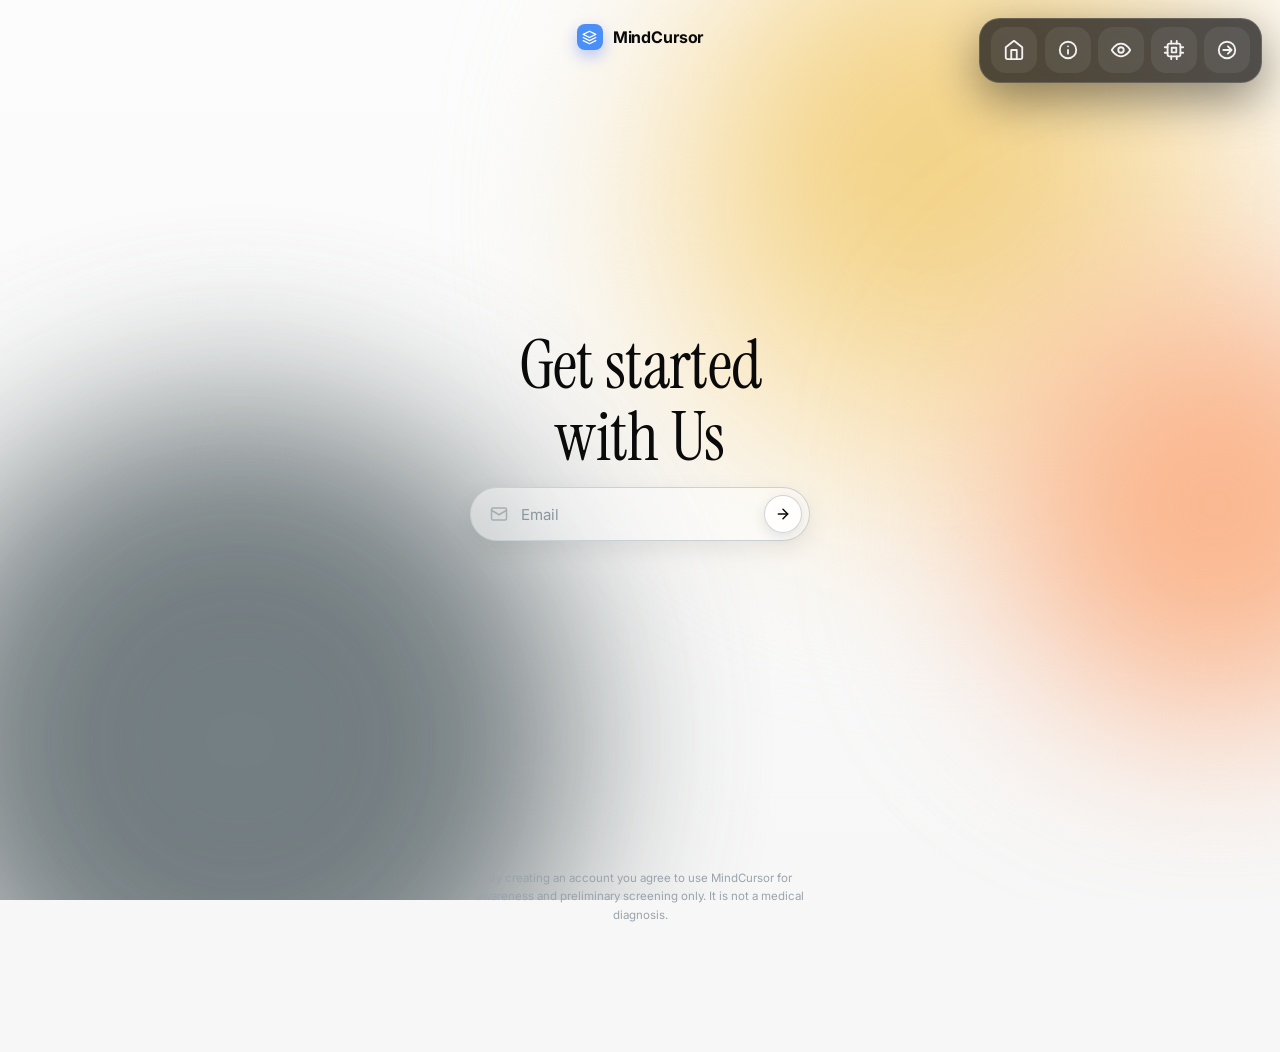
<file: screening.html>
<!DOCTYPE html>
<html lang="en">
<head>
<meta charset="utf-8"/>
<meta content="width=device-width, initial-scale=1" name="viewport"/>
<title>Screening — MindCursor</title>
<meta content="Take the MindCursor autism screening. Answer a few questions and get your result." name="description"/>
<link href="assets/css/screening.css?v=3" rel="stylesheet" type="text/css"/>
<link href="https://fonts.googleapis.com" rel="preconnect"/>
<link href="https://fonts.gstatic.com" crossorigin="anonymous"/>
<link href="https://fonts.googleapis.com/css2?family=Anton&family=Archivo+Black&family=Space+Mono:wght@400;700&display=swap" rel="stylesheet"/>
<link href="assets/images/favicon-32.jpg" rel="icon" type="image/png" sizes="32x32"/>
</head>
<body>
<div class="grain"></div>
<div class="edge r">P:<b id="cp">000%</b></div>
<main class="stage" id="stage"></main>
<div id="sweep"></div>
<div id="fdock-mount"></div>
<script src="assets/js/floating-dock.js?v=6"></script>
<script>
initFloatingDock(document.getElementById("fdock-mount"), [
  { id: "home", label: "Home", target: "index.html", icon: "home" },
  { id: "about", label: "About", target: "index.html#about", icon: "about" },
  { id: "awareness", label: "Awareness", target: "index.html#awareness", icon: "awareness" },
  { id: "technology", label: "Technology", target: "index.html#technology", icon: "technology" }
]);
</script>
<script src="assets/js/screening.js?v=3"></script>
</body>
</html>
</file>
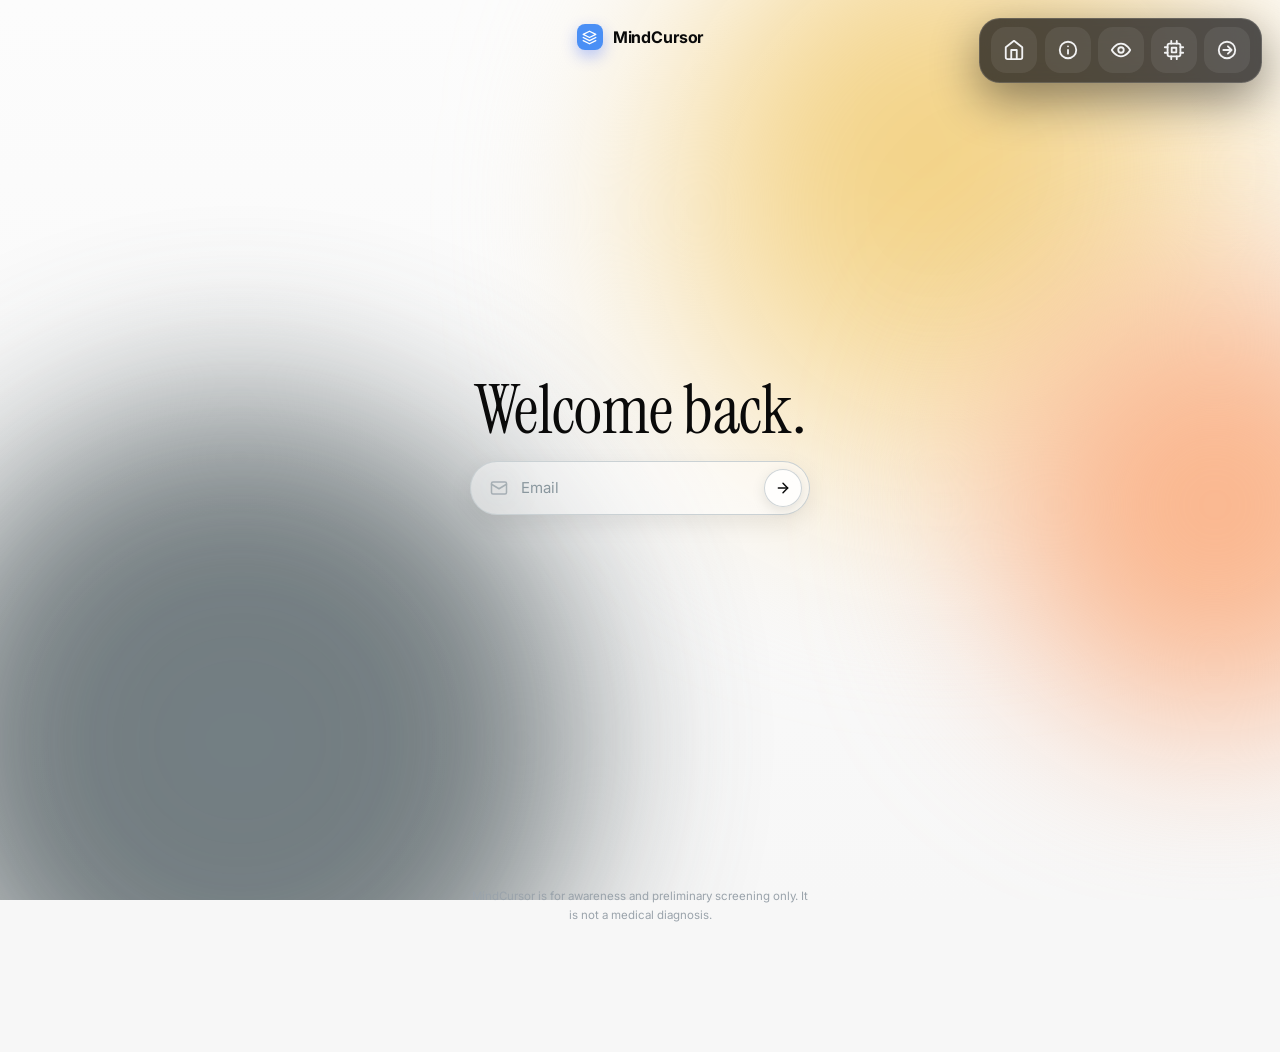
<file: signin.html>
<!DOCTYPE html>
<html lang="en">
<head>
<meta charset="utf-8"/>
<meta content="width=device-width, initial-scale=1" name="viewport"/>
<title>Sign in — MindCursor</title>
<meta content="Sign in to your MindCursor account. Every mind matters." name="description"/>
<link href="assets/css/auth-v2.css?v=2" rel="stylesheet" type="text/css"/>
<link href="https://fonts.googleapis.com" rel="preconnect"/>
<link href="https://fonts.gstatic.com" rel="preconnect" crossorigin="anonymous"/>
<script src="assets/vendor/webfont.js" type="text/javascript"></script>
<script type="text/javascript">WebFont.load({  google: {    families: ["Inter:400,500,600,700","Instrument Serif:400"]  }});</script>
<link href="assets/images/favicon-32.jpg" rel="icon" type="image/png" sizes="32x32"/>
</head>
<body class="auth-page">
<div class="auth-bg"><i class="blob blob-gold"></i><i class="blob blob-coral"></i><i class="blob blob-slate"></i></div>

<main class="auth-wrap">
  <a class="auth-brand" href="index.html">
    <span class="auth-logo"><svg viewBox="0 0 24 24" fill="none" stroke="#fff" stroke-width="2.2" stroke-linecap="round" stroke-linejoin="round"><path d="M12 2 2 7l10 5 10-5-10-5z"/><path d="M2 17l10 5 10-5"/><path d="M2 12l10 5 10-5"/></svg></span>
    <span class="auth-word">MindCursor</span>
  </a>

  <div class="auth-center" id="signin-flow">
    <!-- STEP 1: email -->
    <section class="auth-step is-active" data-step="1">
      <h1 class="auth-title">Welcome back.</h1>
      <div class="auth-field has-go">
        <svg viewBox="0 0 24 24" fill="none" stroke="currentColor" stroke-width="2" stroke-linecap="round" stroke-linejoin="round"><rect x="2" y="4" width="20" height="16" rx="2"/><path d="m22 7-10 6L2 7"/></svg>
        <input name="email" type="email" placeholder="Email" aria-label="Email" autocomplete="email"/>
        <button type="button" class="pill-go" data-go aria-label="Continue"><svg viewBox="0 0 24 24" fill="none" stroke="currentColor" stroke-width="2.2" stroke-linecap="round" stroke-linejoin="round"><path d="M5 12h14"/><path d="m12 5 7 7-7 7"/></svg></button>
      </div>
      <p class="auth-error" role="alert"></p>
    </section>

    <!-- STEP 2: password -->
    <section class="auth-step" data-step="2">
      <h1 class="auth-title">Enter your password</h1>
      <span class="f-label">Email</span>
      <div class="auth-field">
        <svg viewBox="0 0 24 24" fill="none" stroke="currentColor" stroke-width="2" stroke-linecap="round" stroke-linejoin="round"><rect x="2" y="4" width="20" height="16" rx="2"/><path d="m22 7-10 6L2 7"/></svg>
        <input class="js-echo-email" readonly tabindex="-1" aria-label="Email"/>
      </div>
      <span class="f-label">Password</span>
      <div class="auth-field has-go">
        <svg viewBox="0 0 24 24" fill="none" stroke="currentColor" stroke-width="2" stroke-linecap="round" stroke-linejoin="round"><rect x="3" y="11" width="18" height="11" rx="2"/><path d="M7 11V7a5 5 0 0 1 10 0v4"/></svg>
        <input name="password" type="password" placeholder="Password" aria-label="Password" autocomplete="current-password"/>
        <button type="button" class="pill-go" data-go aria-label="Sign in"><svg viewBox="0 0 24 24" fill="none" stroke="currentColor" stroke-width="2.2" stroke-linecap="round" stroke-linejoin="round"><path d="M5 12h14"/><path d="m12 5 7 7-7 7"/></svg></button>
      </div>
      <p class="auth-error" role="alert"></p>
      <button type="button" class="auth-back" data-back>&larr; Go back</button>
    </section>
  </div>

  <p class="auth-legal">MindCursor is for awareness and preliminary screening only. It is not a medical diagnosis.</p>
</main>

<div class="auth-modal" id="auth-modal" hidden>
  <div class="auth-modal-card">
    <button class="auth-modal-close" id="auth-modal-close" aria-label="Close">&times;</button>
    <div id="auth-modal-body">
      <div class="auth-spinner"><i></i><i></i><i></i><i></i><i></i><i></i><i></i><i></i><i></i><i></i><i></i><i></i></div>
      <p class="auth-modal-text" id="auth-modal-text">Signing you in...</p>
    </div>
  </div>
</div>
<canvas class="confetti-canvas" id="confetti" hidden></canvas>

<div id="fdock-mount"></div>
<script src="assets/js/floating-dock.js?v=6"></script>
<script>
initFloatingDock(document.getElementById("fdock-mount"), [
  { id: "home", label: "Home", target: "index.html", icon: "home" },
  { id: "about", label: "About", target: "index.html#about", icon: "about" },
  { id: "awareness", label: "Awareness", target: "index.html#awareness", icon: "awareness" },
  { id: "technology", label: "Technology", target: "index.html#technology", icon: "technology" },
  { id: "signup", label: "Sign up", target: "signup.html", icon: "screening" }
]);
</script>
<script src="assets/js/auth-v2.js"></script>
</body>
</html>
</file>
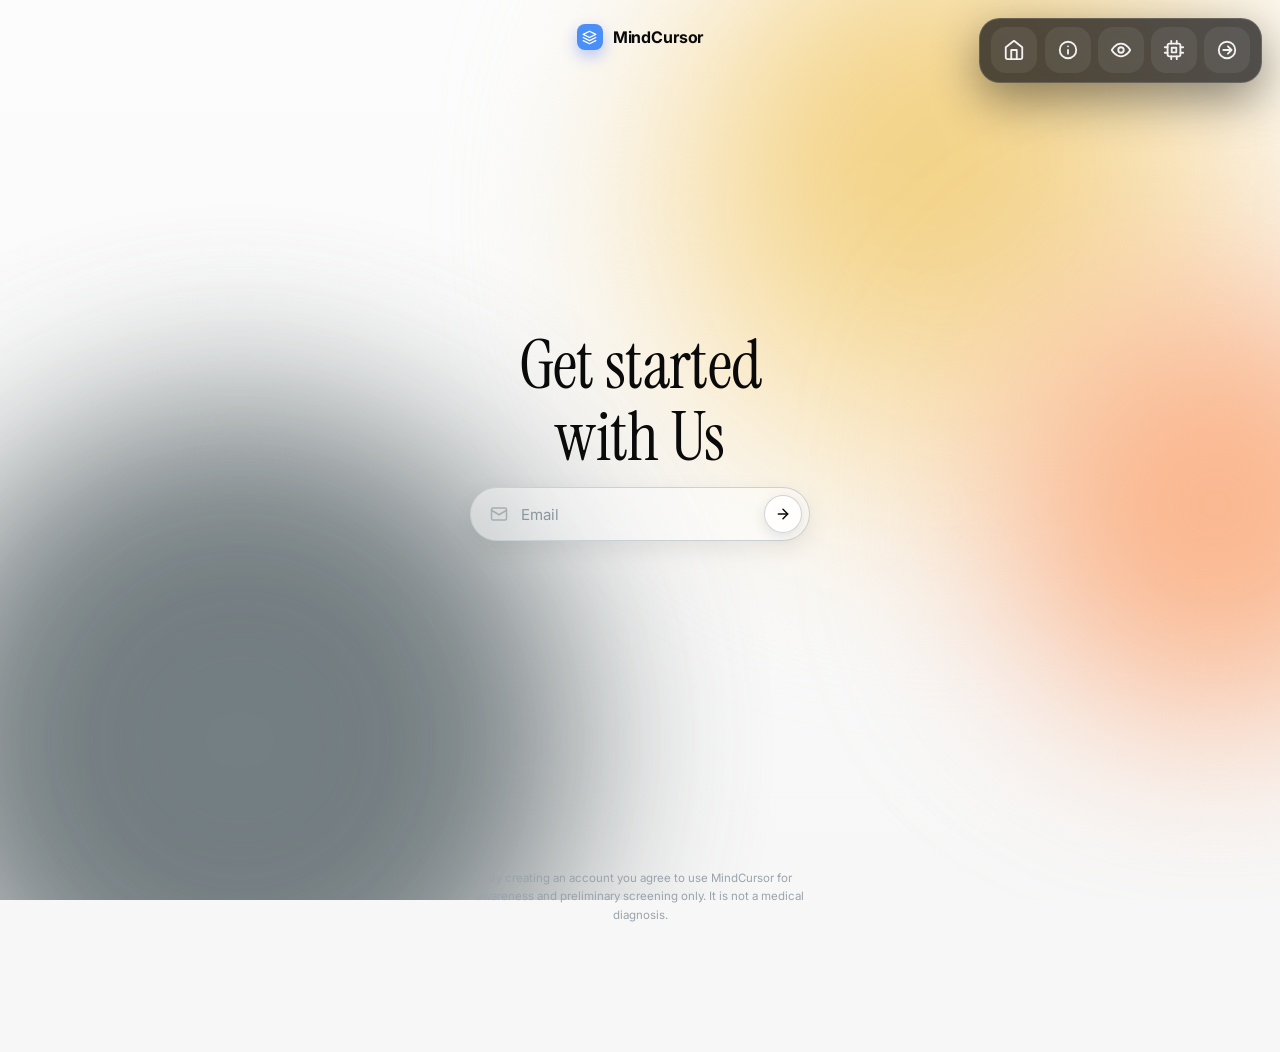
<file: signup.html>
<!DOCTYPE html>
<html lang="en">
<head>
<meta charset="utf-8"/>
<meta content="width=device-width, initial-scale=1" name="viewport"/>
<title>Sign up — MindCursor</title>
<meta content="Create your MindCursor account. Every mind matters." name="description"/>
<link href="assets/css/auth-v2.css?v=2" rel="stylesheet" type="text/css"/>
<link href="https://fonts.googleapis.com" rel="preconnect"/>
<link href="https://fonts.gstatic.com" rel="preconnect" crossorigin="anonymous"/>
<script src="assets/vendor/webfont.js" type="text/javascript"></script>
<script type="text/javascript">WebFont.load({  google: {    families: ["Inter:400,500,600,700","Instrument Serif:400"]  }});</script>
<link href="assets/images/favicon-32.jpg" rel="icon" type="image/png" sizes="32x32"/>
</head>
<body class="auth-page">
<div class="auth-bg"><i class="blob blob-gold"></i><i class="blob blob-coral"></i><i class="blob blob-slate"></i></div>

<main class="auth-wrap">
  <a class="auth-brand" href="index.html">
    <span class="auth-logo"><svg viewBox="0 0 24 24" fill="none" stroke="#fff" stroke-width="2.2" stroke-linecap="round" stroke-linejoin="round"><path d="M12 2 2 7l10 5 10-5-10-5z"/><path d="M2 17l10 5 10-5"/><path d="M2 12l10 5 10-5"/></svg></span>
    <span class="auth-word">MindCursor</span>
  </a>

  <div class="auth-center" id="signup-flow">
    <!-- STEP 1: email -->
    <section class="auth-step is-active" data-step="1">
      <h1 class="auth-title">Get started with Us</h1>
      <div class="auth-field has-go">
        <svg viewBox="0 0 24 24" fill="none" stroke="currentColor" stroke-width="2" stroke-linecap="round" stroke-linejoin="round"><rect x="2" y="4" width="20" height="16" rx="2"/><path d="m22 7-10 6L2 7"/></svg>
        <input name="email" type="email" placeholder="Email" aria-label="Email" autocomplete="email"/>
        <button type="button" class="pill-go" data-go aria-label="Continue"><svg viewBox="0 0 24 24" fill="none" stroke="currentColor" stroke-width="2.2" stroke-linecap="round" stroke-linejoin="round"><path d="M5 12h14"/><path d="m12 5 7 7-7 7"/></svg></button>
      </div>
      <p class="auth-error" role="alert"></p>
    </section>

    <!-- STEP 2: name -->
    <section class="auth-step" data-step="2">
      <h1 class="auth-title">What's your name?</h1>
      <p class="auth-sub">Tell us what to call you.</p>
      <span class="f-label">Full name</span>
      <div class="auth-field has-go">
        <svg viewBox="0 0 24 24" fill="none" stroke="currentColor" stroke-width="2" stroke-linecap="round" stroke-linejoin="round"><path d="M20 21v-2a4 4 0 0 0-4-4H8a4 4 0 0 0-4 4v2"/><circle cx="12" cy="7" r="4"/></svg>
        <input name="name" type="text" placeholder="Full name" aria-label="Full name" autocomplete="name"/>
        <button type="button" class="pill-go" data-go aria-label="Continue"><svg viewBox="0 0 24 24" fill="none" stroke="currentColor" stroke-width="2.2" stroke-linecap="round" stroke-linejoin="round"><path d="M5 12h14"/><path d="m12 5 7 7-7 7"/></svg></button>
      </div>
      <p class="auth-error" role="alert"></p>
      <button type="button" class="auth-back" data-back>&larr; Go back</button>
    </section>

    <!-- STEP 3: password -->
    <section class="auth-step" data-step="3">
      <h1 class="auth-title">Create your password</h1>
      <p class="auth-sub">Your password must be at least 6 characters long.</p>
      <span class="f-label">Email</span>
      <div class="auth-field">
        <svg viewBox="0 0 24 24" fill="none" stroke="currentColor" stroke-width="2" stroke-linecap="round" stroke-linejoin="round"><rect x="2" y="4" width="20" height="16" rx="2"/><path d="m22 7-10 6L2 7"/></svg>
        <input class="js-echo-email" readonly tabindex="-1" aria-label="Email"/>
      </div>
      <span class="f-label">Password</span>
      <div class="auth-field has-go">
        <svg viewBox="0 0 24 24" fill="none" stroke="currentColor" stroke-width="2" stroke-linecap="round" stroke-linejoin="round"><rect x="3" y="11" width="18" height="11" rx="2"/><path d="M7 11V7a5 5 0 0 1 10 0v4"/></svg>
        <input name="password" type="password" placeholder="Password" aria-label="Password" autocomplete="new-password"/>
        <button type="button" class="pill-go" data-go aria-label="Continue"><svg viewBox="0 0 24 24" fill="none" stroke="currentColor" stroke-width="2.2" stroke-linecap="round" stroke-linejoin="round"><path d="M5 12h14"/><path d="m12 5 7 7-7 7"/></svg></button>
      </div>
      <p class="auth-error" role="alert"></p>
      <button type="button" class="auth-back" data-back>&larr; Go back</button>
    </section>

    <!-- STEP 4: confirm -->
    <section class="auth-step" data-step="4">
      <h1 class="auth-title">One Last Step</h1>
      <p class="auth-sub">Confirm your password to continue</p>
      <span class="f-label">Confirm Password</span>
      <div class="auth-field has-go">
        <svg viewBox="0 0 24 24" fill="none" stroke="currentColor" stroke-width="2" stroke-linecap="round" stroke-linejoin="round"><rect x="3" y="11" width="18" height="11" rx="2"/><path d="M7 11V7a5 5 0 0 1 10 0v4"/></svg>
        <input name="confirm" type="password" placeholder="Confirm Password" aria-label="Confirm password" autocomplete="new-password"/>
        <button type="button" class="pill-go" data-go aria-label="Finish"><svg viewBox="0 0 24 24" fill="none" stroke="currentColor" stroke-width="2.2" stroke-linecap="round" stroke-linejoin="round"><path d="M5 12h14"/><path d="m12 5 7 7-7 7"/></svg></button>
      </div>
      <p class="auth-error" role="alert"></p>
      <button type="button" class="auth-back" data-back>&larr; Go back</button>
    </section>
  </div>

  <p class="auth-legal">By creating an account you agree to use MindCursor for awareness and preliminary screening only. It is not a medical diagnosis.</p>
</main>

<div class="auth-modal" id="auth-modal" hidden>
  <div class="auth-modal-card">
    <button class="auth-modal-close" id="auth-modal-close" aria-label="Close">&times;</button>
    <div id="auth-modal-body">
      <div class="auth-spinner"><i></i><i></i><i></i><i></i><i></i><i></i><i></i><i></i><i></i><i></i><i></i><i></i></div>
      <p class="auth-modal-text" id="auth-modal-text">Signing you up...</p>
    </div>
  </div>
</div>
<canvas class="confetti-canvas" id="confetti" hidden></canvas>

<div id="fdock-mount"></div>
<script src="assets/js/floating-dock.js?v=6"></script>
<script>
initFloatingDock(document.getElementById("fdock-mount"), [
  { id: "home", label: "Home", target: "index.html", icon: "home" },
  { id: "about", label: "About", target: "index.html#about", icon: "about" },
  { id: "awareness", label: "Awareness", target: "index.html#awareness", icon: "awareness" },
  { id: "technology", label: "Technology", target: "index.html#technology", icon: "technology" },
  { id: "signin", label: "Sign in", target: "signin.html", icon: "screening" }
]);
</script>
<script src="assets/js/auth-v2.js"></script>
</body>
</html>
</file>
<file: assets/css/webflow.css>
html {
  -webkit-text-size-adjust: 100%;
  -ms-text-size-adjust: 100%;
  font-family: sans-serif;
}

body {
  margin: 0;
}

article, aside, details, figcaption, figure, footer, header, hgroup, main, menu, nav, section, summary {
  display: block;
}

audio, canvas, progress, video {
  vertical-align: baseline;
  display: inline-block;
}

audio:not([controls]) {
  height: 0;
  display: none;
}

[hidden], template {
  display: none;
}

a {
  background-color: #0000;
}

a:active, a:hover {
  outline: 0;
}

abbr[title] {
  border-bottom: 1px dotted;
}

b, strong {
  font-weight: bold;
}

dfn {
  font-style: italic;
}

h1 {
  margin: .67em 0;
  font-size: 2em;
}

mark {
  color: #000;
  background: #ff0;
}

small {
  font-size: 80%;
}

sub, sup {
  vertical-align: baseline;
  font-size: 75%;
  line-height: 0;
  position: relative;
}

sup {
  top: -.5em;
}

sub {
  bottom: -.25em;
}

img {
  border: 0;
}

svg:not(:root) {
  overflow: hidden;
}

hr {
  box-sizing: content-box;
  height: 0;
}

pre {
  overflow: auto;
}

code, kbd, pre, samp {
  font-family: monospace;
  font-size: 1em;
}

button, input, optgroup, select, textarea {
  color: inherit;
  font: inherit;
  margin: 0;
}

button {
  overflow: visible;
}

button, select {
  text-transform: none;
}

button, html input[type="button"], input[type="reset"] {
  -webkit-appearance: button;
  cursor: pointer;
}

button[disabled], html input[disabled] {
  cursor: default;
}

button::-moz-focus-inner, input::-moz-focus-inner {
  border: 0;
  padding: 0;
}

input {
  line-height: normal;
}

input[type="checkbox"], input[type="radio"] {
  box-sizing: border-box;
  padding: 0;
}

input[type="number"]::-webkit-inner-spin-button, input[type="number"]::-webkit-outer-spin-button {
  height: auto;
}

input[type="search"] {
  -webkit-appearance: none;
}

input[type="search"]::-webkit-search-cancel-button, input[type="search"]::-webkit-search-decoration {
  -webkit-appearance: none;
}

legend {
  border: 0;
  padding: 0;
}

textarea {
  overflow: auto;
}

optgroup {
  font-weight: bold;
}

table {
  border-collapse: collapse;
  border-spacing: 0;
}

td, th {
  padding: 0;
}

@font-face {
  font-family: webflow-icons;
  src: url("[data-uri]") format("truetype");
  font-weight: normal;
  font-style: normal;
}

[class^="w-icon-"], [class*=" w-icon-"] {
  speak: none;
  font-variant: normal;
  text-transform: none;
  -webkit-font-smoothing: antialiased;
  -moz-osx-font-smoothing: grayscale;
  font-style: normal;
  font-weight: normal;
  line-height: 1;
  font-family: webflow-icons !important;
}

.w-icon-slider-right:before {
  content: "";
}

.w-icon-slider-left:before {
  content: "";
}

.w-icon-nav-menu:before {
  content: "";
}

.w-icon-arrow-down:before, .w-icon-dropdown-toggle:before {
  content: "";
}

.w-icon-file-upload-remove:before {
  content: "";
}

.w-icon-file-upload-icon:before {
  content: "";
}

* {
  box-sizing: border-box;
}

html {
  height: 100%;
}

body {
  color: #333;
  background-color: #fff;
  min-height: 100%;
  margin: 0;
  font-family: Arial, sans-serif;
  font-size: 14px;
  line-height: 20px;
}

img {
  vertical-align: middle;
  max-width: 100%;
  display: inline-block;
}

html.w-mod-touch * {
  background-attachment: scroll !important;
}

.w-block {
  display: block;
}

.w-inline-block {
  max-width: 100%;
  display: inline-block;
}

.w-clearfix:before, .w-clearfix:after {
  content: " ";
  grid-area: 1 / 1 / 2 / 2;
  display: table;
}

.w-clearfix:after {
  clear: both;
}

.w-hidden {
  display: none;
}

.w-button {
  color: #fff;
  line-height: inherit;
  cursor: pointer;
  background-color: #3898ec;
  border: 0;
  border-radius: 0;
  padding: 9px 15px;
  text-decoration: none;
  display: inline-block;
}

input.w-button {
  -webkit-appearance: button;
}

:where(button.w-popover-trigger), :where(button.w-modal-trigger) {
  color: inherit;
  cursor: pointer;
  font: inherit;
  line-height: inherit;
  text-align: inherit;
  -webkit-text-decoration: inherit;
  text-decoration: inherit;
  background-color: #0000;
  border: 0;
  margin: 0;
  padding: 0;
}

.w-popover {
  position-anchor: none;
}

:where(.w-popover[data-w-popover-backdrop-animated])::backdrop {
  animation: var(--w-backdrop-animation, none);
}

:where(.w-popover) {
  --w-backdrop-animation: initial;
}

.w-popover-mask {
  opacity: 0 !important;
  clip-path: none !important;
  pointer-events: auto !important;
  border: 0 !important;
  width: auto !important;
  max-width: none !important;
  height: auto !important;
  max-height: none !important;
  margin: 0 !important;
  padding: 0 !important;
  position: fixed !important;
  inset: 0 !important;
  transform: none !important;
}

.w-popover-mask[popover] {
  translate: none !important;
  rotate: none !important;
  scale: none !important;
}

.w-popover-mask::backdrop {
  display: none !important;
}

.w-popover-mask:not(:popover-open) {
  display: none !important;
}

@supports not selector(:popover-open) {
  .w-popover-mask {
    display: none !important;
  }
}

.w-popover[popover]:not(:popover-open) {
  display: none;
}

.w-modal:not([open]):not([popover]) {
  display: none;
}

.w-modal[popover]:not(:popover-open) {
  display: none;
}

html[data-w-dynpage] [data-w-cloak] {
  color: #0000 !important;
}

.w-code-block {
  margin: unset;
}

pre.w-code-block code {
  all: inherit;
}

pre.w-code-block code > span {
  display: block !important;
}

.w-optimization {
  display: contents;
}

.w-webflow-badge, .w-webflow-badge > img {
  box-sizing: unset;
  width: unset;
  height: unset;
  max-height: unset;
  max-width: unset;
  min-height: unset;
  min-width: unset;
  margin: unset;
  padding: unset;
  float: unset;
  clear: unset;
  border: unset;
  border-radius: unset;
  background: unset;
  background-image: unset;
  background-position: unset;
  background-size: unset;
  background-repeat: unset;
  background-origin: unset;
  background-clip: unset;
  background-attachment: unset;
  background-color: unset;
  box-shadow: unset;
  transform: unset;
  direction: unset;
  font-family: unset;
  font-weight: unset;
  color: unset;
  font-size: unset;
  line-height: unset;
  font-style: unset;
  font-variant: unset;
  text-align: unset;
  letter-spacing: unset;
  -webkit-text-decoration: unset;
  text-decoration: unset;
  text-indent: unset;
  text-transform: unset;
  list-style-type: unset;
  text-shadow: unset;
  vertical-align: unset;
  cursor: unset;
  white-space: unset;
  word-break: unset;
  word-spacing: unset;
  word-wrap: unset;
  transition: unset;
}

.w-webflow-badge {
  white-space: nowrap;
  cursor: pointer;
  box-shadow: 0 0 0 1px #0000001a, 0 1px 3px #0000001a;
  visibility: visible !important;
  opacity: 1 !important;
  z-index: 2147483647 !important;
  color: #aaadb0 !important;
  width: auto !important;
  height: auto !important;
  overflow: unset !important;
  background-color: #fff !important;
  border-radius: 3px !important;
  margin: 0 !important;
  padding: 6px !important;
  font-size: 12px !important;
  line-height: 14px !important;
  text-decoration: none !important;
  display: inline-block !important;
  position: fixed !important;
  inset: auto 12px 12px auto !important;
  transform: none !important;
}

.w-webflow-badge > img {
  position: unset;
  visibility: unset !important;
  opacity: 1 !important;
  vertical-align: middle !important;
  display: inline-block !important;
}

h1, h2, h3, h4, h5, h6 {
  margin-bottom: 10px;
  font-weight: bold;
}

h1 {
  margin-top: 20px;
  font-size: 38px;
  line-height: 44px;
}

h2 {
  margin-top: 20px;
  font-size: 32px;
  line-height: 36px;
}

h3 {
  margin-top: 20px;
  font-size: 24px;
  line-height: 30px;
}

h4 {
  margin-top: 10px;
  font-size: 18px;
  line-height: 24px;
}

h5 {
  margin-top: 10px;
  font-size: 14px;
  line-height: 20px;
}

h6 {
  margin-top: 10px;
  font-size: 12px;
  line-height: 18px;
}

p {
  margin-top: 0;
  margin-bottom: 10px;
}

blockquote {
  border-left: 5px solid #e2e2e2;
  margin: 0 0 10px;
  padding: 10px 20px;
  font-size: 18px;
  line-height: 22px;
}

figure {
  margin: 0 0 10px;
}

figcaption {
  text-align: center;
  margin-top: 5px;
}

ul, ol {
  margin-top: 0;
  margin-bottom: 10px;
  padding-left: 40px;
}

.w-list-unstyled {
  padding-left: 0;
  list-style: none;
}

.w-embed:before, .w-embed:after {
  content: " ";
  grid-area: 1 / 1 / 2 / 2;
  display: table;
}

.w-embed:after {
  clear: both;
}

.w-video {
  width: 100%;
  padding: 0;
  position: relative;
}

.w-video iframe, .w-video object, .w-video embed {
  border: none;
  width: 100%;
  height: 100%;
  position: absolute;
  top: 0;
  left: 0;
}

fieldset {
  border: 0;
  margin: 0;
  padding: 0;
}

button, [type="button"], [type="reset"] {
  cursor: pointer;
  -webkit-appearance: button;
  border: 0;
}

.w-form {
  margin: 0 0 15px;
}

.w-form-done {
  text-align: center;
  background-color: #ddd;
  padding: 20px;
  display: none;
}

.w-form-fail {
  background-color: #ffdede;
  margin-top: 10px;
  padding: 10px;
  display: none;
}

label {
  margin-bottom: 5px;
  font-weight: bold;
  display: block;
}

.w-input, .w-select {
  color: #333;
  vertical-align: middle;
  background-color: #fff;
  border: 1px solid #ccc;
  width: 100%;
  height: 38px;
  margin-bottom: 10px;
  padding: 8px 12px;
  font-size: 14px;
  line-height: 1.42857;
  display: block;
}

.w-input::placeholder, .w-select::placeholder {
  color: #999;
}

.w-input:focus, .w-select:focus {
  border-color: #3898ec;
  outline: 0;
}

.w-input[disabled], .w-select[disabled], .w-input[readonly], .w-select[readonly], fieldset[disabled] .w-input, fieldset[disabled] .w-select {
  cursor: not-allowed;
}

.w-input[disabled]:not(.w-input-disabled), .w-select[disabled]:not(.w-input-disabled), .w-input[readonly], .w-select[readonly], fieldset[disabled]:not(.w-input-disabled) .w-input, fieldset[disabled]:not(.w-input-disabled) .w-select {
  background-color: #eee;
}

textarea.w-input, textarea.w-select {
  height: auto;
}

.w-select {
  background-color: #f3f3f3;
}

.w-select[multiple] {
  height: auto;
}

.w-form-label {
  cursor: pointer;
  margin-bottom: 0;
  font-weight: normal;
  display: inline-block;
}

.w-radio {
  margin-bottom: 5px;
  padding-left: 20px;
  display: block;
}

.w-radio:before, .w-radio:after {
  content: " ";
  grid-area: 1 / 1 / 2 / 2;
  display: table;
}

.w-radio:after {
  clear: both;
}

.w-radio-input {
  float: left;
  margin: 3px 0 0 -20px;
  line-height: normal;
}

.w-file-upload {
  margin-bottom: 10px;
  display: block;
}

.w-file-upload-input {
  opacity: 0;
  z-index: -100;
  width: .1px;
  height: .1px;
  position: absolute;
  overflow: hidden;
}

.w-file-upload-default, .w-file-upload-uploading, .w-file-upload-success {
  color: #333;
  display: inline-block;
}

.w-file-upload-error {
  margin-top: 10px;
  display: block;
}

.w-file-upload-default.w-hidden, .w-file-upload-uploading.w-hidden, .w-file-upload-error.w-hidden, .w-file-upload-success.w-hidden {
  display: none;
}

.w-file-upload-uploading-btn {
  cursor: pointer;
  background-color: #fafafa;
  border: 1px solid #ccc;
  margin: 0;
  padding: 8px 12px;
  font-size: 14px;
  font-weight: normal;
  display: flex;
}

.w-file-upload-file {
  background-color: #fafafa;
  border: 1px solid #ccc;
  flex-grow: 1;
  justify-content: space-between;
  margin: 0;
  padding: 8px 9px 8px 11px;
  display: flex;
}

.w-file-upload-file-name {
  font-size: 14px;
  font-weight: normal;
  display: block;
}

.w-file-remove-link {
  cursor: pointer;
  width: auto;
  height: auto;
  margin-top: 3px;
  margin-left: 10px;
  padding: 3px;
  display: block;
}

.w-icon-file-upload-remove {
  margin: auto;
  font-size: 10px;
}

.w-file-upload-error-msg {
  color: #ea384c;
  padding: 2px 0;
  display: inline-block;
}

.w-file-upload-info {
  padding: 0 12px;
  line-height: 38px;
  display: inline-block;
}

.w-file-upload-label {
  cursor: pointer;
  background-color: #fafafa;
  border: 1px solid #ccc;
  margin: 0;
  padding: 8px 12px;
  font-size: 14px;
  font-weight: normal;
  display: inline-block;
}

.w-icon-file-upload-icon, .w-icon-file-upload-uploading {
  width: 20px;
  margin-right: 8px;
  display: inline-block;
}

.w-icon-file-upload-uploading {
  height: 20px;
}

.w-container {
  max-width: 940px;
  margin-left: auto;
  margin-right: auto;
}

.w-container:before, .w-container:after {
  content: " ";
  grid-area: 1 / 1 / 2 / 2;
  display: table;
}

.w-container:after {
  clear: both;
}

.w-container .w-row {
  margin-left: -10px;
  margin-right: -10px;
}

.w-row:before, .w-row:after {
  content: " ";
  grid-area: 1 / 1 / 2 / 2;
  display: table;
}

.w-row:after {
  clear: both;
}

.w-row .w-row {
  margin-left: 0;
  margin-right: 0;
}

.w-col {
  float: left;
  width: 100%;
  min-height: 1px;
  padding-left: 10px;
  padding-right: 10px;
  position: relative;
}

.w-col .w-col {
  padding-left: 0;
  padding-right: 0;
}

.w-col-1 {
  width: 8.33333%;
}

.w-col-2 {
  width: 16.6667%;
}

.w-col-3 {
  width: 25%;
}

.w-col-4 {
  width: 33.3333%;
}

.w-col-5 {
  width: 41.6667%;
}

.w-col-6 {
  width: 50%;
}

.w-col-7 {
  width: 58.3333%;
}

.w-col-8 {
  width: 66.6667%;
}

.w-col-9 {
  width: 75%;
}

.w-col-10 {
  width: 83.3333%;
}

.w-col-11 {
  width: 91.6667%;
}

.w-col-12 {
  width: 100%;
}

.w-hidden-main {
  display: none !important;
}

@media screen and (max-width: 991px) {
  .w-container {
    max-width: 728px;
  }

  .w-hidden-main {
    display: inherit !important;
  }

  .w-hidden-medium {
    display: none !important;
  }

  .w-col-medium-1 {
    width: 8.33333%;
  }

  .w-col-medium-2 {
    width: 16.6667%;
  }

  .w-col-medium-3 {
    width: 25%;
  }

  .w-col-medium-4 {
    width: 33.3333%;
  }

  .w-col-medium-5 {
    width: 41.6667%;
  }

  .w-col-medium-6 {
    width: 50%;
  }

  .w-col-medium-7 {
    width: 58.3333%;
  }

  .w-col-medium-8 {
    width: 66.6667%;
  }

  .w-col-medium-9 {
    width: 75%;
  }

  .w-col-medium-10 {
    width: 83.3333%;
  }

  .w-col-medium-11 {
    width: 91.6667%;
  }

  .w-col-medium-12 {
    width: 100%;
  }

  .w-col-stack {
    width: 100%;
    left: auto;
    right: auto;
  }
}

@media screen and (max-width: 767px) {
  .w-hidden-main, .w-hidden-medium {
    display: inherit !important;
  }

  .w-hidden-small {
    display: none !important;
  }

  .w-row, .w-container .w-row {
    margin-left: 0;
    margin-right: 0;
  }

  .w-col {
    width: 100%;
    left: auto;
    right: auto;
  }

  .w-col-small-1 {
    width: 8.33333%;
  }

  .w-col-small-2 {
    width: 16.6667%;
  }

  .w-col-small-3 {
    width: 25%;
  }

  .w-col-small-4 {
    width: 33.3333%;
  }

  .w-col-small-5 {
    width: 41.6667%;
  }

  .w-col-small-6 {
    width: 50%;
  }

  .w-col-small-7 {
    width: 58.3333%;
  }

  .w-col-small-8 {
    width: 66.6667%;
  }

  .w-col-small-9 {
    width: 75%;
  }

  .w-col-small-10 {
    width: 83.3333%;
  }

  .w-col-small-11 {
    width: 91.6667%;
  }

  .w-col-small-12 {
    width: 100%;
  }
}

@media screen and (max-width: 479px) {
  .w-container {
    max-width: none;
  }

  .w-hidden-main, .w-hidden-medium, .w-hidden-small {
    display: inherit !important;
  }

  .w-hidden-tiny {
    display: none !important;
  }

  .w-col {
    width: 100%;
  }

  .w-col-tiny-1 {
    width: 8.33333%;
  }

  .w-col-tiny-2 {
    width: 16.6667%;
  }

  .w-col-tiny-3 {
    width: 25%;
  }

  .w-col-tiny-4 {
    width: 33.3333%;
  }

  .w-col-tiny-5 {
    width: 41.6667%;
  }

  .w-col-tiny-6 {
    width: 50%;
  }

  .w-col-tiny-7 {
    width: 58.3333%;
  }

  .w-col-tiny-8 {
    width: 66.6667%;
  }

  .w-col-tiny-9 {
    width: 75%;
  }

  .w-col-tiny-10 {
    width: 83.3333%;
  }

  .w-col-tiny-11 {
    width: 91.6667%;
  }

  .w-col-tiny-12 {
    width: 100%;
  }
}

.w-widget {
  position: relative;
}

.w-widget-map {
  width: 100%;
  height: 400px;
}

.w-widget-map label {
  width: auto;
  display: inline;
}

.w-widget-map img {
  max-width: inherit;
}

.w-widget-map .gm-style-iw {
  text-align: center;
}

.w-widget-map .gm-style-iw > button {
  display: none !important;
}

.w-widget-twitter {
  overflow: hidden;
}

.w-widget-twitter-count-shim {
  vertical-align: top;
  text-align: center;
  background: #fff;
  border: 1px solid #758696;
  border-radius: 3px;
  width: 28px;
  height: 20px;
  display: inline-block;
  position: relative;
}

.w-widget-twitter-count-shim * {
  pointer-events: none;
  -webkit-user-select: none;
  user-select: none;
}

.w-widget-twitter-count-shim .w-widget-twitter-count-inner {
  text-align: center;
  color: #999;
  font-family: serif;
  font-size: 15px;
  line-height: 12px;
  position: relative;
}

.w-widget-twitter-count-shim .w-widget-twitter-count-clear {
  display: block;
  position: relative;
}

.w-widget-twitter-count-shim.w--large {
  width: 36px;
  height: 28px;
}

.w-widget-twitter-count-shim.w--large .w-widget-twitter-count-inner {
  font-size: 18px;
  line-height: 18px;
}

.w-widget-twitter-count-shim:not(.w--vertical) {
  margin-left: 5px;
  margin-right: 8px;
}

.w-widget-twitter-count-shim:not(.w--vertical).w--large {
  margin-left: 6px;
}

.w-widget-twitter-count-shim:not(.w--vertical):before, .w-widget-twitter-count-shim:not(.w--vertical):after {
  content: " ";
  pointer-events: none;
  border: solid #0000;
  width: 0;
  height: 0;
  position: absolute;
  top: 50%;
  left: 0;
}

.w-widget-twitter-count-shim:not(.w--vertical):before {
  border-width: 4px;
  border-color: #75869600 #5d6c7b #75869600 #75869600;
  margin-top: -4px;
  margin-left: -9px;
}

.w-widget-twitter-count-shim:not(.w--vertical).w--large:before {
  border-width: 5px;
  margin-top: -5px;
  margin-left: -10px;
}

.w-widget-twitter-count-shim:not(.w--vertical):after {
  border-width: 4px;
  border-color: #fff0 #fff #fff0 #fff0;
  margin-top: -4px;
  margin-left: -8px;
}

.w-widget-twitter-count-shim:not(.w--vertical).w--large:after {
  border-width: 5px;
  margin-top: -5px;
  margin-left: -9px;
}

.w-widget-twitter-count-shim.w--vertical {
  width: 61px;
  height: 33px;
  margin-bottom: 8px;
}

.w-widget-twitter-count-shim.w--vertical:before, .w-widget-twitter-count-shim.w--vertical:after {
  content: " ";
  pointer-events: none;
  border: solid #0000;
  width: 0;
  height: 0;
  position: absolute;
  top: 100%;
  left: 50%;
}

.w-widget-twitter-count-shim.w--vertical:before {
  border-width: 5px;
  border-color: #5d6c7b #75869600 #75869600;
  margin-left: -5px;
}

.w-widget-twitter-count-shim.w--vertical:after {
  border-width: 4px;
  border-color: #fff #fff0 #fff0;
  margin-left: -4px;
}

.w-widget-twitter-count-shim.w--vertical .w-widget-twitter-count-inner {
  font-size: 18px;
  line-height: 22px;
}

.w-widget-twitter-count-shim.w--vertical.w--large {
  width: 76px;
}

.w-background-video {
  color: #fff;
  height: 500px;
  position: relative;
  overflow: hidden;
}

.w-background-video > video {
  object-fit: cover;
  z-index: -100;
  background-position: 50%;
  background-size: cover;
  width: 100%;
  height: 100%;
  margin: auto;
  position: absolute;
  inset: -100%;
}

.w-background-video > video::-webkit-media-controls-start-playback-button {
  -webkit-appearance: none;
  display: none !important;
}

.w-background-video--control {
  background-color: #0000;
  padding: 0;
  position: absolute;
  bottom: 1em;
  right: 1em;
}

.w-background-video--control > [hidden] {
  display: none !important;
}

.w-slider {
  text-align: center;
  clear: both;
  -webkit-tap-highlight-color: #0000;
  tap-highlight-color: #0000;
  background: #ddd;
  height: 300px;
  position: relative;
}

.w-slider-mask {
  z-index: 1;
  white-space: nowrap;
  height: 100%;
  display: block;
  position: relative;
  left: 0;
  right: 0;
  overflow: hidden;
}

.w-slide {
  vertical-align: top;
  white-space: normal;
  text-align: left;
  width: 100%;
  height: 100%;
  display: inline-block;
  position: relative;
}

.w-slider-nav {
  z-index: 2;
  text-align: center;
  -webkit-tap-highlight-color: #0000;
  tap-highlight-color: #0000;
  height: 40px;
  margin: auto;
  padding-top: 10px;
  position: absolute;
  inset: auto 0 0;
}

.w-slider-nav.w-round > div {
  border-radius: 100%;
}

.w-slider-nav.w-num > div {
  width: auto;
  height: auto;
  font-size: inherit;
  line-height: inherit;
  padding: .2em .5em;
}

.w-slider-nav.w-shadow > div {
  box-shadow: 0 0 3px #3336;
}

.w-slider-nav-invert {
  color: #fff;
}

.w-slider-nav-invert > div {
  background-color: #2226;
}

.w-slider-nav-invert > div.w-active {
  background-color: #222;
}

.w-slider-dot {
  cursor: pointer;
  background-color: #fff6;
  width: 1em;
  height: 1em;
  margin: 0 3px .5em;
  transition: background-color .1s, color .1s;
  display: inline-block;
  position: relative;
}

.w-slider-dot.w-active {
  background-color: #fff;
}

.w-slider-dot:focus {
  outline: none;
  box-shadow: 0 0 0 2px #fff;
}

.w-slider-dot:focus.w-active {
  box-shadow: none;
}

.w-slider-arrow-left, .w-slider-arrow-right {
  cursor: pointer;
  color: #fff;
  -webkit-tap-highlight-color: #0000;
  tap-highlight-color: #0000;
  -webkit-user-select: none;
  user-select: none;
  width: 80px;
  margin: auto;
  font-size: 40px;
  position: absolute;
  inset: 0;
  overflow: hidden;
}

.w-slider-arrow-left [class^="w-icon-"], .w-slider-arrow-right [class^="w-icon-"], .w-slider-arrow-left [class*=" w-icon-"], .w-slider-arrow-right [class*=" w-icon-"] {
  position: absolute;
}

.w-slider-arrow-left:focus, .w-slider-arrow-right:focus {
  outline: 0;
}

.w-slider-arrow-left {
  z-index: 3;
  right: auto;
}

.w-slider-arrow-right {
  z-index: 4;
  left: auto;
}

.w-icon-slider-left, .w-icon-slider-right {
  width: 1em;
  height: 1em;
  margin: auto;
  inset: 0;
}

.w-slider-aria-label {
  clip: rect(0 0 0 0);
  border: 0;
  width: 1px;
  height: 1px;
  margin: -1px;
  padding: 0;
  position: absolute;
  overflow: hidden;
}

.w-slider-force-show {
  display: block !important;
}

.w-dropdown {
  text-align: left;
  z-index: 900;
  margin-left: auto;
  margin-right: auto;
  display: inline-block;
  position: relative;
}

.w-dropdown-btn, .w-dropdown-toggle, .w-dropdown-link {
  vertical-align: top;
  color: #222;
  text-align: left;
  white-space: nowrap;
  margin-left: auto;
  margin-right: auto;
  padding: 20px;
  text-decoration: none;
  position: relative;
}

.w-dropdown-toggle {
  -webkit-user-select: none;
  user-select: none;
  cursor: pointer;
  padding-right: 40px;
  display: inline-block;
}

.w-dropdown-toggle:focus {
  outline: 0;
}

.w-icon-dropdown-toggle {
  width: 1em;
  height: 1em;
  margin: auto 20px auto auto;
  position: absolute;
  top: 0;
  bottom: 0;
  right: 0;
}

.w-dropdown-list {
  background: #ddd;
  min-width: 100%;
  display: none;
  position: absolute;
}

.w-dropdown-list.w--open {
  display: block;
}

.w-dropdown-link {
  color: #222;
  padding: 10px 20px;
  display: block;
}

.w-dropdown-link.w--current {
  color: #0082f3;
}

.w-dropdown-link:focus {
  outline: 0;
}

.w-lightbox-backdrop {
  cursor: auto;
  letter-spacing: normal;
  text-indent: 0;
  text-shadow: none;
  text-transform: none;
  visibility: visible;
  white-space: normal;
  word-break: normal;
  word-spacing: normal;
  word-wrap: normal;
  color: #fff;
  text-align: center;
  z-index: 2000;
  opacity: 0;
  -webkit-user-select: none;
  -moz-user-select: none;
  -webkit-tap-highlight-color: transparent;
  background: #000000e6;
  outline: 0;
  font-family: Helvetica Neue, Helvetica, Ubuntu, Segoe UI, Verdana, sans-serif;
  font-size: 17px;
  font-style: normal;
  font-weight: 300;
  line-height: 1.2;
  list-style: disc;
  position: fixed;
  inset: 0;
  -webkit-transform: translate(0);
}

.w-lightbox-backdrop, .w-lightbox-container {
  -webkit-overflow-scrolling: touch;
  height: 100%;
  overflow: auto;
}

.w-lightbox-content {
  height: 100vh;
  position: relative;
  overflow: hidden;
}

.w-lightbox-view {
  opacity: 0;
  width: 100vw;
  height: 100vh;
  position: absolute;
}

.w-lightbox-view:before {
  content: "";
  height: 100vh;
}

.w-lightbox-group, .w-lightbox-group .w-lightbox-view, .w-lightbox-group .w-lightbox-view:before {
  height: 86vh;
}

.w-lightbox-frame, .w-lightbox-view:before {
  vertical-align: middle;
  display: inline-block;
}

.w-lightbox-figure {
  margin: 0;
  position: relative;
}

.w-lightbox-group .w-lightbox-figure {
  cursor: pointer;
}

.w-lightbox-img {
  width: auto;
  max-width: none;
  height: auto;
}

.w-lightbox-image {
  float: none;
  max-width: 100vw;
  max-height: 100vh;
  display: block;
}

.w-lightbox-group .w-lightbox-image {
  max-height: 86vh;
}

.w-lightbox-caption {
  text-align: left;
  text-overflow: ellipsis;
  white-space: nowrap;
  background: #0006;
  padding: .5em 1em;
  position: absolute;
  bottom: 0;
  left: 0;
  right: 0;
  overflow: hidden;
}

.w-lightbox-embed {
  width: 100%;
  height: 100%;
  position: absolute;
  inset: 0;
}

.w-lightbox-control {
  cursor: pointer;
  background-position: center;
  background-repeat: no-repeat;
  background-size: 24px;
  width: 4em;
  transition: all .3s;
  position: absolute;
  top: 0;
}

.w-lightbox-left {
  background-image: url("[data-uri]");
  display: none;
  bottom: 0;
  left: 0;
}

.w-lightbox-right {
  background-image: url("[data-uri]");
  display: none;
  bottom: 0;
  right: 0;
}

.w-lightbox-close {
  background-image: url("[data-uri]");
  background-size: 18px;
  height: 2.6em;
  right: 0;
}

.w-lightbox-strip {
  white-space: nowrap;
  padding: 0 1vh;
  line-height: 0;
  position: absolute;
  bottom: 0;
  left: 0;
  right: 0;
  overflow: auto hidden;
}

.w-lightbox-item {
  box-sizing: content-box;
  cursor: pointer;
  width: 10vh;
  padding: 2vh 1vh;
  display: inline-block;
  -webkit-transform: translate3d(0, 0, 0);
}

.w-lightbox-active {
  opacity: .3;
}

.w-lightbox-thumbnail {
  background: #222;
  height: 10vh;
  position: relative;
  overflow: hidden;
}

.w-lightbox-thumbnail-image {
  position: absolute;
  top: 0;
  left: 0;
}

.w-lightbox-thumbnail .w-lightbox-tall {
  width: 100%;
  top: 50%;
  transform: translate(0, -50%);
}

.w-lightbox-thumbnail .w-lightbox-wide {
  height: 100%;
  left: 50%;
  transform: translate(-50%);
}

.w-lightbox-spinner {
  box-sizing: border-box;
  border: 5px solid #0006;
  border-radius: 50%;
  width: 40px;
  height: 40px;
  margin-top: -20px;
  margin-left: -20px;
  animation: .8s linear infinite spin;
  position: absolute;
  top: 50%;
  left: 50%;
}

.w-lightbox-spinner:after {
  content: "";
  border: 3px solid #0000;
  border-bottom-color: #fff;
  border-radius: 50%;
  position: absolute;
  inset: -4px;
}

.w-lightbox-hide {
  display: none;
}

.w-lightbox-noscroll {
  overflow: hidden;
}

@media (min-width: 768px) {
  .w-lightbox-content {
    height: 96vh;
    margin-top: 2vh;
  }

  .w-lightbox-view, .w-lightbox-view:before {
    height: 96vh;
  }

  .w-lightbox-group, .w-lightbox-group .w-lightbox-view, .w-lightbox-group .w-lightbox-view:before {
    height: 84vh;
  }

  .w-lightbox-image {
    max-width: 96vw;
    max-height: 96vh;
  }

  .w-lightbox-group .w-lightbox-image {
    max-width: 82.3vw;
    max-height: 84vh;
  }

  .w-lightbox-left, .w-lightbox-right {
    opacity: .5;
    display: block;
  }

  .w-lightbox-close {
    opacity: .8;
  }

  .w-lightbox-control:hover {
    opacity: 1;
  }
}

.w-lightbox-inactive, .w-lightbox-inactive:hover {
  opacity: 0;
}

.w-richtext:before, .w-richtext:after {
  content: " ";
  grid-area: 1 / 1 / 2 / 2;
  display: table;
}

.w-richtext:after {
  clear: both;
}

.w-richtext[contenteditable="true"]:before, .w-richtext[contenteditable="true"]:after {
  white-space: initial;
}

.w-richtext ol, .w-richtext ul {
  overflow: hidden;
}

.w-richtext .w-richtext-figure-selected.w-richtext-figure-type-video div:after, .w-richtext .w-richtext-figure-selected[data-rt-type="video"] div:after, .w-richtext .w-richtext-figure-selected.w-richtext-figure-type-image div, .w-richtext .w-richtext-figure-selected[data-rt-type="image"] div {
  outline: 2px solid #2895f7;
}

.w-richtext figure.w-richtext-figure-type-video > div:after, .w-richtext figure[data-rt-type="video"] > div:after {
  content: "";
  display: none;
  position: absolute;
  inset: 0;
}

.w-richtext figure {
  max-width: 60%;
  position: relative;
}

.w-richtext figure > div:before {
  cursor: default !important;
}

.w-richtext figure img {
  width: 100%;
}

.w-richtext figure figcaption.w-richtext-figcaption-placeholder {
  opacity: .6;
}

.w-richtext figure div {
  color: #0000;
  font-size: 0;
}

.w-richtext figure.w-richtext-figure-type-image, .w-richtext figure[data-rt-type="image"] {
  display: table;
}

.w-richtext figure.w-richtext-figure-type-image > div, .w-richtext figure[data-rt-type="image"] > div {
  display: inline-block;
}

.w-richtext figure.w-richtext-figure-type-image > figcaption, .w-richtext figure[data-rt-type="image"] > figcaption {
  caption-side: bottom;
  display: table-caption;
}

.w-richtext figure.w-richtext-figure-type-video, .w-richtext figure[data-rt-type="video"] {
  width: 60%;
  height: 0;
}

.w-richtext figure.w-richtext-figure-type-video iframe, .w-richtext figure[data-rt-type="video"] iframe {
  width: 100%;
  height: 100%;
  position: absolute;
  top: 0;
  left: 0;
}

.w-richtext figure.w-richtext-figure-type-video > div, .w-richtext figure[data-rt-type="video"] > div {
  width: 100%;
}

.w-richtext figure.w-richtext-align-center {
  clear: both;
  margin-left: auto;
  margin-right: auto;
}

.w-richtext figure.w-richtext-align-center.w-richtext-figure-type-image > div, .w-richtext figure.w-richtext-align-center[data-rt-type="image"] > div {
  max-width: 100%;
}

.w-richtext figure.w-richtext-align-normal {
  clear: both;
}

.w-richtext figure.w-richtext-align-fullwidth {
  text-align: center;
  clear: both;
  width: 100%;
  max-width: 100%;
  margin-left: auto;
  margin-right: auto;
  display: block;
}

.w-richtext figure.w-richtext-align-fullwidth > div {
  padding-bottom: inherit;
  display: inline-block;
}

.w-richtext figure.w-richtext-align-fullwidth > figcaption {
  display: block;
}

.w-richtext figure.w-richtext-align-floatleft {
  float: left;
  clear: none;
  margin-right: 15px;
}

.w-richtext figure.w-richtext-align-floatright {
  float: right;
  clear: none;
  margin-left: 15px;
}

.w-nav {
  z-index: 1000;
  background: #ddd;
  position: relative;
}

.w-nav:before, .w-nav:after {
  content: " ";
  grid-area: 1 / 1 / 2 / 2;
  display: table;
}

.w-nav:after {
  clear: both;
}

.w-nav-brand {
  float: left;
  color: #333;
  text-decoration: none;
  position: relative;
}

.w-nav-link {
  vertical-align: top;
  color: #222;
  text-align: left;
  margin-left: auto;
  margin-right: auto;
  padding: 20px;
  text-decoration: none;
  display: inline-block;
  position: relative;
}

.w-nav-link.w--current {
  color: #0082f3;
}

.w-nav-menu {
  float: right;
  position: relative;
}

[data-nav-menu-open] {
  text-align: center;
  background: #c8c8c8;
  min-width: 200px;
  position: absolute;
  top: 100%;
  left: 0;
  right: 0;
  overflow: visible;
  display: block !important;
}

.w--nav-link-open {
  display: block;
  position: relative;
}

.w-nav-overlay {
  width: 100%;
  display: none;
  position: absolute;
  top: 100%;
  left: 0;
  right: 0;
  overflow: hidden;
}

.w-nav-overlay [data-nav-menu-open] {
  top: 0;
}

.w-nav[data-animation="over-left"] .w-nav-overlay {
  width: auto;
}

.w-nav[data-animation="over-left"] .w-nav-overlay, .w-nav[data-animation="over-left"] [data-nav-menu-open] {
  z-index: 1;
  top: 0;
  right: auto;
}

.w-nav[data-animation="over-right"] .w-nav-overlay {
  width: auto;
}

.w-nav[data-animation="over-right"] .w-nav-overlay, .w-nav[data-animation="over-right"] [data-nav-menu-open] {
  z-index: 1;
  top: 0;
  left: auto;
}

.w-nav-button {
  float: right;
  cursor: pointer;
  -webkit-tap-highlight-color: #0000;
  tap-highlight-color: #0000;
  -webkit-user-select: none;
  user-select: none;
  padding: 18px;
  font-size: 24px;
  display: none;
  position: relative;
}

.w-nav-button:focus {
  outline: 0;
}

.w-nav-button.w--open {
  color: #fff;
  background-color: #c8c8c8;
}

.w-nav[data-collapse="all"] .w-nav-menu {
  display: none;
}

.w-nav[data-collapse="all"] .w-nav-button, .w--nav-dropdown-open, .w--nav-dropdown-toggle-open {
  display: block;
}

.w--nav-dropdown-list-open {
  position: static;
}

@media screen and (max-width: 991px) {
  .w-nav[data-collapse="medium"] .w-nav-menu {
    display: none;
  }

  .w-nav[data-collapse="medium"] .w-nav-button {
    display: block;
  }
}

@media screen and (max-width: 767px) {
  .w-nav[data-collapse="small"] .w-nav-menu {
    display: none;
  }

  .w-nav[data-collapse="small"] .w-nav-button {
    display: block;
  }

  .w-nav-brand {
    padding-left: 10px;
  }
}

@media screen and (max-width: 479px) {
  .w-nav[data-collapse="tiny"] .w-nav-menu {
    display: none;
  }

  .w-nav[data-collapse="tiny"] .w-nav-button {
    display: block;
  }
}

.w-tabs {
  position: relative;
}

.w-tabs:before, .w-tabs:after {
  content: " ";
  grid-area: 1 / 1 / 2 / 2;
  display: table;
}

.w-tabs:after {
  clear: both;
}

.w-tab-menu {
  position: relative;
}

.w-tab-link {
  vertical-align: top;
  text-align: left;
  cursor: pointer;
  color: #222;
  background-color: #ddd;
  padding: 9px 30px;
  text-decoration: none;
  display: inline-block;
  position: relative;
}

.w-tab-link.w--current {
  background-color: #c8c8c8;
}

.w-tab-link:focus {
  outline: 0;
}

.w-tab-content {
  display: block;
  position: relative;
  overflow: hidden;
}

.w-tab-pane {
  display: none;
  position: relative;
}

.w--tab-active {
  display: block;
}

@media screen and (max-width: 479px) {
  .w-tab-link {
    display: block;
  }
}

.w-ix-emptyfix:after {
  content: "";
}

@keyframes spin {
  0% {
    transform: rotate(0);
  }

  100% {
    transform: rotate(360deg);
  }
}

.w-dyn-empty {
  background-color: #ddd;
  padding: 10px;
}

.w-dyn-hide, .w-dyn-bind-empty, .w-condition-invisible {
  display: none !important;
}

.wf-layout-layout {
  display: grid;
}

.w-layout-grid {
  grid-row-gap: 16px;
  grid-column-gap: 16px;
  grid-template-rows: auto auto;
  grid-template-columns: 1fr 1fr;
  grid-auto-columns: 1fr;
  display: grid;
}

@font-face {
  font-family: Helvetica Now Subset;
  src: url("https://cdn.prod.website-files.com/6a7eba014f1644e9f15be52d/6ad081d68b831aa28310d243_HelveticaNow-subset-volledig.woff2") format("woff2");
  font-weight: 50 1000;
  font-style: normal;
  font-display: swap;
}

@font-face {
  font-family: Serrif Subset;
  src: url("https://cdn.prod.website-files.com/6a7eba014f1644e9f15be52d/6ad084fc27167ac923d3cab0_Serrif-subset.woff2") format("woff2");
  font-weight: 100 900;
  font-style: normal;
  font-display: swap;
}

:root {
  --_theme---background: var(--_colors---swatch--off-white);
  --_paragraphs---paragraph-regular--font: var(--_fonts---fonts--paragraph);
  --_theme---body-text: var(--_colors---swatch--black);
  --_paragraphs---paragraph-regular--line-height: 1.4em;
  --_paragraphs---paragraph-regular--font-weight: var(--_fonts---font-weight--medium);
  --_paragraphs---paragraph-regular--letter-spacing: -.04em;
  --_fonts---fonts--heading: "Helvetica Now Subset", Arial, sans-serif;
  --_headings---heading-xxl--font-size: var(--_sizes---size--192px);
  --_headings---heading-xxl--line-height: .8em;
  --_headings---heading-xxl--font-weight: var(--_fonts---font-weight--bold);
  --_headings---heading-xxl--letter-spacing: -.02em;
  --_headings---heading-xl--font: var(--_fonts---fonts--heading);
  --_headings---heading-xl--font-size: var(--_sizes---size--128px);
  --_headings---heading-xl--font-weight: var(--_fonts---font-weight--bold);
  --_headings---heading-xl--letter-spacing: -.02em;
  --_headings---heading-l--font: var(--_fonts---fonts--heading);
  --_headings---heading-l--font-size: var(--_sizes---size--96px);
  --_headings---heading-xl--line-height: .8em;
  --_headings---heading-l--font-weight: var(--_fonts---font-weight--medium);
  --_headings---heading-l--letter-spacing: -.02em;
  --_headings---heading-m--font: var(--_fonts---fonts--heading);
  --_headings---heading-m--font-size: var(--_sizes---size--80px);
  --_headings---heading-m--line-height: .8em;
  --_headings---heading-m--font-weight: var(--_fonts---font-weight--bold);
  --_headings---heading-m--letter-spacing: -.02em;
  --_headings---heading-s--font: var(--_fonts---fonts--heading);
  --_headings---heading-s--font-size: var(--_sizes---size--64px);
  --_headings---heading-s--line-height: .9em;
  --_headings---heading-s--font-weight: var(--_fonts---font-weight--bold);
  --_headings---heading-s--letter-spacing: -.02em;
  --_headings---heading-xs--font: var(--_fonts---fonts--heading);
  --_headings---heading-xs--font-size: var(--_sizes---size--40px);
  --_headings---heading-xs--line-height: .9em;
  --_headings---heading-xs--font-weight: var(--_fonts---font-weight--bold);
  --_headings---heading-xs--letter-spacing: -.02em;
  --color-mode-default--body-text\<deleted\|variable-cb61a870-d154-a6fe-c8a0-f25e0e5af2eb\>: var(--swatch--gunmetal\<deleted\|variable-7aae26b0-9412-ed86-55f6-0d55abbd998f\>);
  --_layout---padding-global--page-padding: 2em;
  --_sizes---size--96px: 6em;
  --_sizes---size--128px: 8em;
  --_sizes---size--160px: 10em;
  --_sizes---size--224px: 14em;
  --_sizes---size--320px: 20em;
  --_sizes---size--256px: 16em;
  --spacing--tablet-256px\<deleted\|variable-916d0a3e-b68a-1e36-5438-38f6239c015c\>: 12em;
  --spacing--mobile-256px\<deleted\|variable-f160f7f9-1c91-dbef-028c-2ad57aa45df6\>: 6em;
  --spacing--tablet-224px\<deleted\|variable-ead628c9-5f3a-db74-2b37-4fc8c9b0460b\>: 10em;
  --spacing--mobile-224px\<deleted\|variable-9855d4de-3551-ba49-c73f-35436feb24aa\>: 5.25em;
  --_sizes---size--192px: 12em;
  --spacing--tablet-192px\<deleted\|variable-95da8060-f85f-6001-2a25-ed668e55b33d\>: 8em;
  --spacing--mobile-192px\<deleted\|variable-1f8ae059-c45a-e7df-4fc9-d2f57d50172d\>: 4.5em;
  --spacing--tablet-160px\<deleted\|variable-063ff5bb-51f0-efdd-5dd1-1b258dc08bac\>: 7em;
  --spacing--mobile-160px\<deleted\|variable-ccbf86d9-b96d-7f3f-1a39-3ceea7a753d5\>: 4.25em;
  --spacing--tablet-128px\<deleted\|variable-692abbe8-7ac6-8dfe-e5ef-0972beaccf77\>: 6em;
  --spacing--mobile-128px\<deleted\|variable-deff835c-7805-b241-712d-4f21fbb7d357\>: 4em;
  --spacing--tablet-96px\<deleted\|variable-358c04c2-a70a-d048-1059-a1da2e2f5b6b\>: 5em;
  --spacing--mobile-96px\<deleted\|variable-fb7ae1bd-8718-b1a9-85a8-432abe81a168\>: 3.5em;
  --_sizes---size--88px: 5.5em;
  --spacing--tablet-88px\<deleted\|variable-57d919a2-626f-7126-2870-f95a5ef58814\>: 4.5em;
  --spacing--mobile-88px\<deleted\|variable-925ca50b-581c-61ff-04c2-8d4436ccc623\>: 3.25em;
  --_sizes---size--80px: 5em;
  --spacing--tablet-80px\<deleted\|variable-4eeec3e9-fd54-e471-5943-7c004fbd4ee1\>: 4em;
  --spacing--mobile-80px\<deleted\|variable-772f0a1e-b3db-6b13-4c2d-65df819a0069\>: 3em;
  --_sizes---size--72px: 4.5em;
  --spacing--tablet-72px\<deleted\|variable-b30e677a-d534-27d1-fa19-aa0996e20938\>: 3.5em;
  --spacing--mobile-72px\<deleted\|variable-cb9dd2a9-55a6-38cd-c697-89578ac94265\>: 2.5em;
  --_sizes---size--64px: 4em;
  --spacing--tablet-64px\<deleted\|variable-3a2c49ea-a4a7-69e1-4176-c1f0ad9f624a\>: 3em;
  --spacing--mobile-64px\<deleted\|variable-ea717513-d22f-2cb5-8b15-13122c8f220f\>: 2em;
  --_sizes---size--56px: 3.5em;
  --spacing--tablet-56px\<deleted\|variable-b38f6756-4926-ec42-7946-e0fd6f94e56b\>: 2.75em;
  --spacing--mobile-56px\<deleted\|variable-bd37f518-f02b-43bd-96c2-75648d40de4e\>: 1.75em;
  --_sizes---size--48px: 3em;
  --spacing--tablet-48px\<deleted\|variable-3ac3ad93-56d1-41dc-f645-343bcfd0074e\>: 2.5em;
  --spacing--mobile-48px\<deleted\|variable-63a98136-1756-9cea-98cd-58946d9162df\>: 1.5em;
  --_sizes---size--40px: 2.5em;
  --spacing--tablet-40px\<deleted\|variable-8775444d-0210-196e-c16e-98a48bc11d73\>: 2em;
  --spacing--mobile-40px\<deleted\|variable-bbf13b83-2c9f-902a-0466-bc94b64923d3\>: 1.375em;
  --_sizes---size--32px: 2em;
  --spacing--tablet-32px\<deleted\|variable-372d7255-d371-fb88-17c6-374d13c69062\>: 1.5em;
  --spacing--mobile-32px\<deleted\|variable-6ea3e16d-059c-a2e0-f71d-13fee24117db\>: 1.25em;
  --_sizes---size--24px: 1.5em;
  --spacing--tablet-24px\<deleted\|variable-086a30c7-ce5d-6b58-9324-98c929be3b7b\>: 1.25em;
  --spacing--mobile-24px\<deleted\|variable-52f0b367-4b4a-aff8-5fee-09b21cb958c8\>: 1.125em;
  --_sizes---size--16px: 1em;
  --_sizes---size--12px: .75em;
  --_sizes---size--8px: .5em;
  --_sizes---size--4px: .25em;
  --_sizes---size--2px: .125em;
  --color-mode-default--active-state\<deleted\|variable-43f921cb-bd7a-3666-9ac5-0f1d734b1a8f\>: var(--swatch--honeydew\<deleted\|variable-ce750e9f-1666-65be-5b8a-2186b18b3781\>);
  --_paragraphs---paragraph-regular--font-size: 1em;
  --_fonts---fonts--alt-heading: "Serrif Subset", Arial, sans-serif;
  --_fonts---font-weight--normal: 400;
  --_headings---heading-l--line-height: .8em;
  --_paragraphs---paragraph-xl--font: var(--_fonts---fonts--paragraph);
  --_paragraphs---paragraph-xl--font-size: 2.5em;
  --_paragraphs---paragraph-xl--line-height: 1.3em;
  --_paragraphs---paragraph-xl--font-weight: var(--_fonts---font-weight--medium);
  --_paragraphs---paragraph-xl--letter-spacing: -.04em;
  --_paragraphs---paragraph-l--font: var(--_fonts---fonts--paragraph);
  --_paragraphs---paragraph-l--font-size: 1.5em;
  --_paragraphs---paragraph-l--line-height: 1.4em;
  --_paragraphs---paragraph-l--font-weight: var(--_fonts---font-weight--medium);
  --_paragraphs---paragraph-l--letter-spacing: -.04em;
  --_paragraphs---paragraph-m--font: var(--_fonts---fonts--paragraph);
  --_paragraphs---paragraph-m--font-size: 1.25em;
  --_paragraphs---paragraph-m--line-height: 1.4em;
  --_paragraphs---paragraph-m--letter-spacing: -.04em;
  --_paragraphs---paragraph-s--font: var(--_fonts---fonts--paragraph);
  --_paragraphs---paragraph-s--font-size: .875em;
  --_paragraphs---paragraph-s--line-height: 1.3em;
  --_paragraphs---paragraph-s--font-weight: var(--_fonts---font-weight--medium);
  --_paragraphs---paragraph-s--letter-spacing: -.03em;
  --_paragraphs---paragraph-xs--font-size: .75em;
  --_paragraphs---paragraph-xs--font-weight: var(--_fonts---font-weight--medium);
  --_paragraphs---paragraph-xxs--font: var(--_fonts---fonts--paragraph);
  --_paragraphs---paragraph-xxs--font-size: .625em;
  --_paragraphs---paragraph-xxs--line-height: 1.4em;
  --_paragraphs---paragraph-xxs--font-weight: var(--_fonts---font-weight--medium);
  --_paragraphs---paragraph-xxs--letter-spacing: -.045em;
  --_layout---grid--gap: 2em;
  --element-button--gap\<deleted\|variable-0282ece1-564b-3134-a176-8a733f25aca8\>: 1em;
  --_layout---grid--gap-tablet\<deleted\|variable-ff4ab7d8-1b7d-e830-21bf-aa88e5d5e74c\>: 1.5em;
  --_layout---grid--gap-mobile\<deleted\|variable-4fadcf1f-040e-5667-91a8-46bc48510e01\>: 1em;
  --element-button--height\<deleted\|variable-d0d4f496-fb53-f8c5-27d6-19ba5c3f0b43\>: 3rem;
  --element-button--radius-desktop\<deleted\|variable-f8d99249-c057-b20e-d4ea-c9ff0273add7\>: .5em;
  --swatch--eerie-black\<deleted\|variable-96a5984c-58ac-dea9-ceed-345ea1a68be0\>: #171c1c;
  --swatch--anti-flash-white\<deleted\|variable-2b55c37a-a697-95d1-de06-5cd18e98aa75\>: #eef0f2;
  --element-button--radius-tablet\<deleted\|variable-5e60258f-bfd2-096e-5216-491e715da2a6\>: .25em;
  --element-button--radius-mobile\<deleted\|variable-3defd336-edc9-0654-9420-78e55b6eb313\>: .5em;
  --element-card--card-tablet\<deleted\|variable-8802b6d5-a8b9-c5b5-b6e7-ea525c156394\>: 1.25em;
  --element-card--radius-mobile\<deleted\|variable-853e8ebc-2621-fa73-dacc-84aa8de9e8de\>: 1em;
  --color-mode-default--background-transparent\<deleted\|variable-8a828534-93a1-419c-aaf6-274fb4d2cc93\>: var(--swatch--transparent-white\<deleted\|variable-03753bb9-6a2d-beec-b4e9-06f7b439f1a5\>);
  --color-mode-default--button-outline\<deleted\|variable-7e835c89-7b86-8033-7fa0-f32c43db959e\>: var(--swatch--gunmetal\<deleted\|variable-7aae26b0-9412-ed86-55f6-0d55abbd998f\>);
  --element-card--padding-tablet\<deleted\|variable-c28b41a6-a697-24b0-1cb7-c9d16b5f21d9\>: 1em;
  --element-card--padding-mobile\<deleted\|variable-27437fc3-c1c5-926b-2762-44eab12995d9\>: 1em;
  --color-mode-default--bp-card-bg\<deleted\|variable-4ed1ea21-6547-af99-3c69-f02950a385c2\>: var(--color-mode-default--bp-label-bg\<deleted\|variable-fd68ec54-23b7-4749-ebbb-80c097cd5cd4\>);
  --blueprint--gap: 1em;
  --blueprint--label-height: 3em;
  --_colors---swatch--black: #101010;
  --_colors---swatch--off-white: #f4f4f4;
  --blueprint--label-text-size: .875em;
  --element-label--radius-tablet\<deleted\|variable-32c37fc7-7a2d-27cf-3450-597acbf4740b\>: .25em;
  --element-label--radius-mobile\<deleted\|variable-50db59c2-591f-ccbd-8db7-883048e9293b\>: .25em;
  --element-border--regular\<deleted\|variable-8015d590-9b6a-d5c6-03d9-d0ec4248d695\>: 1px;
  --element-field--text-size\<deleted\|variable-bb6b4bc2-df1d-cb98-174b-12f265efaa7b\>: 1em;
  --text-size--regular\<deleted\|variable-ab42a22f-2f14-5509-9418-fb33eaa20dd5\>: 1em;
  --element-field--checkmarks\<deleted\|variable-c789989a-753e-68f7-2ece-c4da18b2a223\>: .875em;
  --element-field--label-text-size\<deleted\|variable-1935e2cc-7076-60f9-b096-049805c979b3\>: .875em;
  --color-mode-default--heading\<deleted\|variable-63623ff2-f93a-6dbc-537d-501639045b22\>: var(--swatch--eerie-black\<deleted\|variable-96a5984c-58ac-dea9-ceed-345ea1a68be0\>);
  --color-mode-default--background\<deleted\|variable-c0c89dc0-00da-9374-de7c-29979972e8ac\>: var(--swatch--anti-flash-white\<deleted\|variable-2b55c37a-a697-95d1-de06-5cd18e98aa75\>);
  --color-mode-default--button-bg\<deleted\|variable-09c6d403-c69d-6535-5389-2450cdc1de75\>: var(--swatch--ash-grey\<deleted\|variable-dec3fd67-9c25-d8c5-a38a-7241449f34ed\>);
  --element-field--padding\<deleted\|variable-04151b8e-2d25-fe18-4d6f-ee1c48ad3804\>: 1em;
  --element-field--text-area-padding\<deleted\|variable-fef68998-fe96-422c-105c-91c0def0d39f\>: .75em;
  --element-label--gap\<deleted\|variable-8142a8e4-aa6a-fab1-8d32-88edc71fc83d\>: .5em;
  --element-field--height\<deleted\|variable-af4c4744-50fe-ad09-4c4d-09ff8bc415e5\>: 3em;
  --element-field--text-area-height\<deleted\|variable-fe010bcc-7d76-b7d5-6e12-278725850868\>: 12em;
  --color-mode-dark--body-text\<deleted\|variable-c5fff99a-9c05-9a85-8b33-a73a35c2f91c\>: var(--swatch--ash-grey\<deleted\|variable-dec3fd67-9c25-d8c5-a38a-7241449f34ed\>);
  --_headings---heading-xxl--font: var(--_fonts---fonts--heading);
  --_colors---swatch--blue: #0038ff;
  --_colors---swatch--pink: #ff77cd;
  --_colors---swatch--white: white;
  --_colors---swatch--orange: #ff5f04;
  --_headings---heading-xxs--font: var(--_fonts---fonts--heading);
  --_headings---heading-xxs--font-size: var(--_sizes---size--24px);
  --_headings---heading-xxs--line-height: .9em;
  --_headings---heading-xxs--font-weight: var(--_fonts---font-weight--bold);
  --_headings---heading-xxs--letter-spacing: -.02em;
  --_theme---button-text: var(--_colors---swatch--white);
  --_theme---button-bg: var(--_colors---swatch--blue);
  --_fonts---fonts--paragraph: "Helvetica Now Subset", Arial, sans-serif;
  --_theme---heading: var(--_colors---swatch--black);
  --_theme---border: var(--_colors---swatch--black);
  --_theme---cursor-select-bg: var(--_colors---swatch--blue);
  --_theme---cursor-select-text: var(--_colors---swatch--white);
  --_paragraphs---paragraph-m--font-weight: var(--_fonts---font-weight--medium);
  --_paragraphs---paragraph-xs--font: var(--_fonts---fonts--paragraph);
  --_paragraphs---paragraph-xs--line-height: 1.3em;
  --_paragraphs---paragraph-xs--letter-spacing: -.03em;
  --_sizes---size--112px: 7em;
  --_sizes---size--104px: 6.5em;
  --_fonts---font-weight--thin: 100;
  --_fonts---font-weight--extra-light: 200;
  --_fonts---font-weight--light: 300;
  --_fonts---font-weight--medium: 500;
  --_fonts---font-weight--semi-bold: 600;
  --_fonts---font-weight--bold: 700;
  --_fonts---font-weight--extra-bold: 800;
  --_fonts---font-weight--black: 900;
  --swatch--gunmetal\<deleted\|variable-7aae26b0-9412-ed86-55f6-0d55abbd998f\>: #31383b;
  --swatch--honeydew\<deleted\|variable-ce750e9f-1666-65be-5b8a-2186b18b3781\>: #e1f7e1;
  --swatch--transparent-white\<deleted\|variable-03753bb9-6a2d-beec-b4e9-06f7b439f1a5\>: #eef0f200;
  --color-mode-default--bp-label-bg\<deleted\|variable-fd68ec54-23b7-4749-ebbb-80c097cd5cd4\>: var(--swatch--gunmetal\<deleted\|variable-7aae26b0-9412-ed86-55f6-0d55abbd998f\>);
  --swatch--ash-grey\<deleted\|variable-dec3fd67-9c25-d8c5-a38a-7241449f34ed\>: #acb7c1;
}

.w-layout-blockcontainer {
  max-width: 940px;
  margin-left: auto;
  margin-right: auto;
  display: block;
}

@media screen and (max-width: 991px) {
  .w-layout-blockcontainer {
    max-width: 728px;
  }
}

@media screen and (max-width: 767px) {
  .w-layout-blockcontainer {
    max-width: none;
  }
}

body {
  background-color: var(--_theme---background);
  font-family: var(--_paragraphs---paragraph-regular--font);
  color: var(--_theme---body-text);
  line-height: var(--_paragraphs---paragraph-regular--line-height);
  font-weight: var(--_paragraphs---paragraph-regular--font-weight);
  letter-spacing: var(--_paragraphs---paragraph-regular--letter-spacing);
  --_layout---padding-global--page-padding: 2em;
  --_layout---grid--gap: 2em;
  --_layout---grid--gap-tablet\<deleted\|variable-ff4ab7d8-1b7d-e830-21bf-aa88e5d5e74c\>: 1.5em;
  --_layout---grid--gap-mobile\<deleted\|variable-4fadcf1f-040e-5667-91a8-46bc48510e01\>: 1em;
  overscroll-behavior: none;
  text-wrap: balance;
  font-size: var(--size-font);
}

h1 {
  font-family: var(--_fonts---fonts--heading);
  font-size: var(--_headings---heading-xxl--font-size);
  line-height: var(--_headings---heading-xxl--line-height);
  font-weight: var(--_headings---heading-xxl--font-weight);
  letter-spacing: var(--_headings---heading-xxl--letter-spacing);
  margin-top: 0;
  margin-bottom: 0;
}

h2 {
  font-family: var(--_headings---heading-xl--font);
  font-size: var(--_headings---heading-xl--font-size);
  line-height: var(--_headings---heading-xxl--line-height);
  font-weight: var(--_headings---heading-xl--font-weight);
  letter-spacing: var(--_headings---heading-xl--letter-spacing);
  margin-top: 0;
  margin-bottom: 0;
}

h3 {
  font-family: var(--_headings---heading-l--font);
  font-size: var(--_headings---heading-l--font-size);
  line-height: var(--_headings---heading-xl--line-height);
  font-weight: var(--_headings---heading-l--font-weight);
  letter-spacing: var(--_headings---heading-l--letter-spacing);
  margin-top: 0;
  margin-bottom: 0;
}

h4 {
  font-family: var(--_headings---heading-m--font);
  font-size: var(--_headings---heading-m--font-size);
  line-height: var(--_headings---heading-m--line-height);
  font-weight: var(--_headings---heading-m--font-weight);
  letter-spacing: var(--_headings---heading-m--letter-spacing);
  margin-top: 0;
  margin-bottom: 0;
}

h5 {
  font-family: var(--_headings---heading-s--font);
  font-size: var(--_headings---heading-s--font-size);
  line-height: var(--_headings---heading-s--line-height);
  font-weight: var(--_headings---heading-s--font-weight);
  letter-spacing: var(--_headings---heading-s--letter-spacing);
  margin-top: 0;
  margin-bottom: 0;
}

h6 {
  font-family: var(--_headings---heading-xs--font);
  font-size: var(--_headings---heading-xs--font-size);
  line-height: var(--_headings---heading-xs--line-height);
  font-weight: var(--_headings---heading-xs--font-weight);
  letter-spacing: var(--_headings---heading-xs--letter-spacing);
  margin-top: 0;
  margin-bottom: 0;
}

p {
  margin-bottom: 0;
}

a {
  cursor: pointer;
  text-decoration: underline;
}

ul {
  margin-top: 0;
  margin-bottom: 0;
  padding-left: 2ch;
}

ol {
  margin-top: 0;
  margin-bottom: 0;
  padding-left: 3ch;
  list-style: decimal-leading-zero;
}

form {
  margin-bottom: 0;
}

strong {
  font-weight: bold;
}

em {
  font-style: italic;
}

blockquote {
  border-left: .25rem solid var(--color-mode-default--body-text\<deleted\|variable-cb61a870-d154-a6fe-c8a0-f25e0e5af2eb\>);
  margin-bottom: 0;
  padding: .5rem .75rem;
  line-height: 1.3;
}

figcaption {
  text-align: center;
  margin-top: 5px;
  display: none !important;
}

.spacing {
  display: block;
}

.global-styles {
  height: 0;
}

.page-wrapper {
  overflow: clip;
}

.main-wrapper {
  position: relative;
}

.section_hero {
  z-index: 1;
  position: relative;
}

.padding-global {
  width: 100%;
  padding-right: var(--_layout---padding-global--page-padding);
  padding-left: var(--_layout---padding-global--page-padding);
}

.section-padding-96px {
  padding-top: var(--_sizes---size--96px);
  padding-bottom: var(--_sizes---size--96px);
}

.section-padding-128px {
  padding-top: var(--_sizes---size--128px);
  padding-bottom: var(--_sizes---size--128px);
}

.section-padding-160px {
  padding-top: var(--_sizes---size--160px);
  padding-bottom: var(--_sizes---size--160px);
}

.section-padding-224px {
  padding-top: var(--_sizes---size--224px);
  padding-bottom: var(--_sizes---size--224px);
}

.aspect-ratio-2-3 {
  aspect-ratio: 2 / 3;
  width: 100%;
  position: relative;
}

.aspect-ratio-1-1 {
  aspect-ratio: 1;
  width: 100%;
  position: relative;
}

.aspect-ratio-4-3 {
  aspect-ratio: 4 / 3;
  width: 100%;
  position: relative;
}

.aspect-ratio-3-2 {
  aspect-ratio: 3 / 2;
  width: 100%;
  position: relative;
}

.aspect-ratio-8-5 {
  aspect-ratio: 8 / 5;
  width: 100%;
  position: relative;
}

.aspect-ratio-16-9 {
  aspect-ratio: 16 / 9;
  object-fit: cover;
  width: 100%;
  position: relative;
}

.aspect-ratio-2-1 {
  aspect-ratio: 2;
  width: 100%;
  position: relative;
}

.aspect-ratio-21-9 {
  aspect-ratio: 21 / 9;
  width: 100%;
  position: relative;
}

.aspect-ratio-2-39-1 {
  aspect-ratio: 2.39;
  width: 100%;
  position: relative;
}

.padding-320px {
  padding: var(--_sizes---size--320px);
}

.padding-256px {
  padding: var(--_sizes---size--256px);
}

.padding-224px {
  padding: var(--_sizes---size--224px);
}

.padding-192px {
  padding: var(--_sizes---size--192px);
}

.padding-160px {
  padding: var(--_sizes---size--160px);
}

.padding-128px {
  padding: var(--_sizes---size--128px);
}

.padding-96px {
  padding: var(--_sizes---size--96px);
}

.padding-88px {
  padding: var(--_sizes---size--88px);
}

.padding-80px {
  padding: var(--_sizes---size--80px);
}

.padding-72px {
  padding: var(--_sizes---size--72px);
}

.padding-64px {
  padding: var(--_sizes---size--64px);
}

.padding-56px {
  padding: var(--_sizes---size--56px);
}

.padding-48px {
  padding: var(--_sizes---size--48px);
}

.padding-40px {
  padding: var(--_sizes---size--40px);
}

.padding-32px {
  padding: var(--_sizes---size--32px);
}

.padding-24px {
  padding: var(--_sizes---size--24px);
}

.padding-16px {
  padding: var(--_sizes---size--16px);
}

.padding-12px {
  padding: var(--_sizes---size--12px);
}

.padding-8px {
  padding: var(--_sizes---size--8px);
}

.padding-4px {
  padding: var(--_sizes---size--4px);
}

.margin-320px {
  margin: var(--_sizes---size--320px);
}

.margin-256px {
  margin: var(--_sizes---size--256px);
}

.margin-224px {
  margin: var(--_sizes---size--224px);
}

.margin-192px {
  margin: var(--_sizes---size--192px);
}

.margin-160px {
  margin: var(--_sizes---size--160px);
}

.margin-128px {
  margin: var(--_sizes---size--128px);
}

.margin-96px {
  margin: var(--_sizes---size--96px);
}

.margin-88px {
  margin: var(--_sizes---size--88px);
}

.margin-80px {
  margin: var(--_sizes---size--80px);
}

.margin-72px {
  margin: var(--_sizes---size--72px);
}

.margin-64px {
  margin: var(--_sizes---size--64px);
}

.margin-56px {
  margin: var(--_sizes---size--56px);
}

.margin-48px {
  margin: var(--_sizes---size--48px);
}

.margin-40px {
  margin: var(--_sizes---size--40px);
}

.margin-32px {
  margin: var(--_sizes---size--32px);
}

.margin-24px {
  margin: var(--_sizes---size--24px);
}

.margin-16px {
  margin: var(--_sizes---size--16px);
}

.margin-12px {
  margin: var(--_sizes---size--12px);
}

.margin-8px {
  margin: var(--_sizes---size--8px);
}

.margin-4px {
  margin: var(--_sizes---size--4px);
}

.padding-horizontal {
  padding-top: 0;
  padding-bottom: 0;
}

.padding-vertical {
  padding-left: 0;
  padding-right: 0;
}

.padding-top {
  padding-bottom: 0;
  padding-left: 0;
  padding-right: 0;
}

.padding-bottom {
  padding-top: 0;
  padding-left: 0;
  padding-right: 0;
}

.padding-left {
  padding-top: 0;
  padding-bottom: 0;
  padding-right: 0;
}

.padding-right {
  padding-top: 0;
  padding-bottom: 0;
  padding-left: 0;
}

.margin-horizontal {
  margin-top: 0;
  margin-bottom: 0;
}

.margin-vertical {
  margin-left: 0;
  margin-right: 0;
}

.margin-top {
  margin-bottom: 0;
  margin-left: 0;
  margin-right: 0;
}

.margin-bottom {
  margin-top: 0;
  margin-left: 0;
  margin-right: 0;
}

.margin-left {
  margin-top: 0;
  margin-bottom: 0;
  margin-right: 0;
}

.margin-right {
  margin-top: 0;
  margin-bottom: 0;
  margin-left: 0;
}

.container-col-12 {
  width: 100%;
  max-width: 100%;
}

.container-col-11 {
  grid-row-gap: 48rem;
  flex-direction: column;
  width: 100%;
  max-width: 91.6667%;
}

.container-col-10 {
  width: 100%;
  max-width: 83.3333%;
}

.container-col-09 {
  width: 100%;
  max-width: 75%;
}

.container-col-08 {
  width: 100%;
  max-width: 66.6667%;
}

.container-col-07 {
  width: 100%;
  max-width: 58.3333%;
}

.container-col-06 {
  width: 100%;
  max-width: 50%;
}

.max-width-col-12 {
  width: 100%;
  max-width: calc(((100vw - var(--_layout---padding-global--page-padding)) / 12) * 12);
}

.max-width-col-11 {
  width: 100%;
  max-width: calc(((100vw - var(--_layout---padding-global--page-padding)) / 12) * 11);
}

.max-width-col-10 {
  width: 100%;
  max-width: calc(((100vw - var(--_layout---padding-global--page-padding)) / 12) * 10);
}

.max-width-col-09 {
  width: 100%;
  max-width: calc(((100vw - var(--_layout---padding-global--page-padding)) / 12) * 9);
}

.max-width-col-08 {
  width: 100%;
  max-width: calc(((100vw - var(--_layout---padding-global--page-padding)) / 12) * 8);
}

.max-width-col-07 {
  width: 100%;
  max-width: calc(((100vw - var(--_layout---padding-global--page-padding)) / 12) * 7);
}

.max-width-col-06 {
  width: 100%;
  max-width: calc(((100vw - var(--_layout---padding-global--page-padding)) / 12) * 6);
}

.max-width-col-05 {
  width: 100%;
  max-width: calc(((100vw - var(--_layout---padding-global--page-padding)) / 12) * 5);
}

.max-width-col-04 {
  width: 100%;
  max-width: calc(((100vw - var(--_layout---padding-global--page-padding)) / 12) * 4);
}

.max-width-col-03 {
  width: 100%;
  max-width: calc(((100vw - var(--_layout---padding-global--page-padding)) / 12) * 3);
}

.max-width-col-02 {
  width: 100%;
  max-width: calc(((100vw - var(--_layout---padding-global--page-padding)) / 12) * 2);
}

.max-width-960px {
  width: 100%;
  max-width: 60em;
}

.max-width-880px {
  width: 100%;
  max-width: 55em;
}

.max-width-800px {
  width: 100%;
  max-width: 50em;
}

.max-width-720px {
  width: 100%;
  max-width: 45em;
}

.max-width-640px {
  width: 100%;
  max-width: 40em;
}

.max-width-512px {
  width: 100%;
  max-width: 32em;
}

.max-width-448px {
  width: 100%;
  max-width: 28em;
}

.max-width-384px {
  width: 100%;
  max-width: 24em;
}

.max-width-320px {
  width: 100%;
  max-width: 20em;
}

.max-width-256px {
  width: 100%;
  max-width: 16em;
}

.max-width-224px {
  width: 100%;
  max-width: 14em;
}

.padding-2px {
  padding: var(--_sizes---size--2px);
}

.margin-2px {
  margin: var(--_sizes---size--2px);
}

.section-padding-192px {
  padding-top: var(--_sizes---size--192px);
  padding-bottom: var(--_sizes---size--192px);
}

.display-inlineflex {
  display: inline-flex;
}

.overflow-visible {
  overflow: visible;
}

.overflow-hidden {
  overflow: hidden;
}

.overflow-scroll {
  overflow: scroll;
}

.overflow-auto {
  overflow: auto;
}

.overflow-clip {
  overflow: clip;
}

.pointer-events-off {
  pointer-events: none;
}

.pointer-events-on {
  pointer-events: auto;
}

.text-weight-light {
  font-weight: 300;
}

.text-weight-normal {
  font-weight: 400;
}

.text-weight-bold {
  font-weight: 700;
}

.text-weight-black {
  font-weight: 900;
}

.text-weight-thin {
  font-weight: 100;
}

.text-weight-xlight {
  font-weight: 200;
}

.text-weight-medium {
  font-weight: 500;
}

.text-weight-semibold {
  font-weight: 600;
}

.text-weight-xbold {
  font-weight: 800;
}

.text-style-italic {
  font-style: italic;
}

.text-style-uppercase {
  text-transform: uppercase;
  justify-content: center;
}

.text-style-lowercase {
  text-transform: lowercase;
}

.text-style-strikethrough {
  text-decoration: line-through;
}

.text-style-underline {
  text-decoration: underline;
}

.text-style-link {
  cursor: pointer;
  text-decoration: underline;
  transition: all .4s;
}

.text-style-link:hover {
  color: var(--color-mode-default--active-state\<deleted\|variable-43f921cb-bd7a-3666-9ac5-0f1d734b1a8f\>);
}

.text-style-nowrap {
  white-space: nowrap;
}

.rich-text-regular {
  font-size: var(--_paragraphs---paragraph-regular--font-size);
}

.rich-text-regular p {
  max-width: 20em;
  font-family: var(--_fonts---fonts--alt-heading);
  font-size: 2.25em;
  line-height: 1.05em;
  font-weight: var(--_fonts---font-weight--normal);
  text-align: center;
  letter-spacing: -.02em;
  margin-bottom: 1.125em;
  margin-left: auto;
  margin-right: auto;
}

.rich-text-regular h3 {
  margin-top: 0;
  margin-bottom: 1.25rem;
}

.rich-text-regular h2 {
  font-size: var(--_headings---heading-l--font-size);
  line-height: var(--_headings---heading-l--line-height);
  font-variation-settings: "wght" 700, "wdth" 75, "opsz" 30;
  letter-spacing: var(--_headings---heading-l--letter-spacing);
  text-transform: uppercase;
  margin-top: 0;
  margin-bottom: .25em;
}

.rich-text-regular h6 {
  margin-top: 0;
  margin-bottom: 1.25rem;
}

.rich-text-regular h1 {
  margin-top: 0;
  margin-bottom: 1.5rem;
}

.rich-text-regular img {
  object-fit: cover;
}

.rich-text-regular h5 {
  margin-top: 0;
  margin-bottom: 1.25rem;
}

.rich-text-regular ol {
  font-family: var(--_paragraphs---paragraph-regular--font);
  font-size: var(--_paragraphs---paragraph-regular--font-size);
  font-weight: var(--_paragraphs---paragraph-regular--font-weight);
  margin-bottom: 1.5rem;
}

.rich-text-regular blockquote {
  margin-bottom: 1.5rem;
  line-height: 1.2;
}

.rich-text-regular figure {
  margin-bottom: 0;
  margin-left: 0;
  margin-right: 0;
}

.rich-text-regular h4 {
  margin-top: 0;
  margin-bottom: 1.25rem;
}

.rich-text-regular ul {
  font-family: var(--_paragraphs---paragraph-regular--font);
  font-size: var(--_paragraphs---paragraph-regular--font-size);
  font-weight: var(--_paragraphs---paragraph-regular--font-weight);
  margin-bottom: 1.5rem;
}

.rich-text-regular em {
  font-family: var(--_fonts---fonts--alt-heading);
  font-variation-settings: "wght" 300, "wdth" 75, "opsz" 30;
  font-style: normal;
}

.rich-text-regular strong {
  font-weight: 500;
}

.text-align-left {
  text-align: left;
}

.text-align-center {
  text-align: center;
  font-family: Inter, sans-serif;
}

.text-align-right {
  text-align: right;
}

.image {
  object-fit: cover;
  width: 100%;
  max-width: none;
  height: 100%;
  position: absolute;
  inset: 0%;
}

.image-parallax {
  width: 100%;
  height: 100%;
  position: absolute;
  inset: 0%;
  overflow: hidden;
}

.image-parallax_image {
  height: 100%;
  position: relative;
}

.image-parallax_image.is-default {
  height: 125%;
}

.image-parallax_trigger {
  pointer-events: none;
}

.image-parallax_trigger.is-default {
  height: 100%;
  min-height: 100vh;
  position: absolute;
  bottom: 0%;
  left: 0%;
  right: 0%;
}

.image-parallax_trigger.is-hero {
  height: 100%;
  min-height: 100vh;
  position: absolute;
  top: 0%;
  left: 0%;
  right: 0%;
}

.image-parallax_trigger.is-section, .image-parallax_trigger.is-section-100vh {
  height: 100%;
  min-height: 100vh;
  position: absolute;
  bottom: 0%;
  left: 0%;
  right: 0%;
}

.aspect-ratio-100vh {
  height: 100vh;
  position: relative;
}

.heading-stretch {
  width: 100%;
  container-type: inline-size;
}

.heading-stretch_text {
  will-change: transform;
  font-size: 25.75cqw;
}

.heading-content {
  flex-wrap: wrap;
  grid-template-rows: auto auto;
  grid-template-columns: 1fr 1fr;
  grid-auto-columns: 1fr;
  align-items: center;
  margin-top: 0;
  margin-bottom: 0;
  display: inline;
}

.heading_text {
  display: inline-block;
}

.custom-heading_img {
  object-fit: contain;
  width: .75em;
  max-width: none;
  height: .75em;
}

.height-25 {
  height: 25%;
}

.height-50 {
  height: 50%;
}

.height-75 {
  height: 75%;
}

.height-100 {
  height: 100%;
}

.width-25 {
  width: 25%;
}

.width-50 {
  width: 50%;
}

.width-75 {
  width: 75%;
}

.width-100 {
  width: 100%;
}

.icon-12px {
  justify-content: center;
  align-items: center;
  max-width: none;
  height: .75em;
  display: flex;
}

.icon-16px {
  justify-content: center;
  align-items: center;
  height: 1em;
  display: flex;
}

.icon-18px {
  justify-content: center;
  align-items: center;
  height: 1.125em;
  display: flex;
}

.icon-24px {
  justify-content: center;
  align-items: center;
  height: 1.5em;
  display: flex;
}

.icon-32px {
  justify-content: center;
  align-items: center;
  height: 2em;
  display: flex;
}

.icon-40px {
  justify-content: center;
  align-items: center;
  height: 2.5em;
  display: flex;
}

.icon-48px {
  justify-content: center;
  align-items: center;
  height: 3em;
  display: flex;
}

.icon-64px {
  justify-content: center;
  align-items: center;
  height: 4em;
  display: flex;
}

.rotation-45 {
  transform: rotate(45deg);
}

.rotation-90 {
  transform: rotate(90deg);
}

.rotation-135 {
  transform: rotate(135deg);
}

.rotation-180 {
  transform: rotate(180deg);
}

.rotation-225 {
  transform: rotate(225deg);
}

.rotation-270 {
  transform: rotate(270deg);
}

.rotation-315 {
  transform: rotate(315deg);
}

.opacity-75 {
  opacity: .75;
}

.opacity-50 {
  opacity: .5;
}

.opacity-25 {
  opacity: .25;
}

.opacity-0 {
  opacity: 0;
}

.opacity-90 {
  opacity: .75;
}

.opacity-80 {
  opacity: .8;
}

.opacity-70 {
  opacity: .7;
}

.opacity-60 {
  opacity: .6;
}

.opacity-40 {
  opacity: .4;
}

.opacity-30 {
  opacity: .3;
}

.opacity-20 {
  opacity: .2;
}

.opacity-10 {
  opacity: .1;
}

.fade-horizontal {
  width: 100%;
  height: 100%;
  -webkit-mask-image: linear-gradient(to right, #0000 0%, #000 50% 50%, #0000 100%);
  mask-image: linear-gradient(to right, #0000 0%, #000 50% 50%, #0000 100%);
}

.fade-vertical {
  width: 100%;
  height: 100%;
  -webkit-mask-image: linear-gradient(#0000 0%, #000 50% 50%, #0000 100%);
  mask-image: linear-gradient(#0000 0%, #000 50% 50%, #0000 100%);
}

.fade-left {
  width: 100%;
  height: 100%;
  -webkit-mask-image: linear-gradient(to right, #0000 0%, #000 100%);
  mask-image: linear-gradient(to right, #0000 0%, #000 100%);
}

.fade-right {
  width: 100%;
  height: 100%;
  -webkit-mask-image: linear-gradient(to left, #0000 0%, #000 100%);
  mask-image: linear-gradient(to left, #0000 0%, #000 100%);
}

.fade-top {
  width: 100%;
  height: 100%;
  -webkit-mask-image: linear-gradient(#0000 0%, #000 100%);
  mask-image: linear-gradient(#0000 0%, #000 100%);
}

.fade-bottom {
  width: 100%;
  height: 100%;
  -webkit-mask-image: linear-gradient(to top, #0000 0%, #000 100%);
  mask-image: linear-gradient(to top, #0000 0%, #000 100%);
}

.fade-horizontal-64px {
  width: 100%;
  height: 100%;
  -webkit-mask-image: linear-gradient(to right, #0000 0%, #000 4rem calc(100% - 4rem), #0000 100%);
  mask-image: linear-gradient(to right, #0000 0%, #000 4rem calc(100% - 4rem), #0000 100%);
}

.fade-vertical-64px {
  width: 100%;
  height: 100%;
  -webkit-mask-image: linear-gradient(#0000 0%, #000 4rem calc(100% - 4rem), #0000 100%);
  mask-image: linear-gradient(#0000 0%, #000 4rem calc(100% - 4rem), #0000 100%);
}

.fade-left-64px {
  width: 100%;
  height: 100%;
  -webkit-mask-image: linear-gradient(to right, #0000 0%, #000 4rem);
  mask-image: linear-gradient(to right, #0000 0%, #000 4rem);
}

.fade-right-64px {
  width: 100%;
  height: 100%;
  -webkit-mask-image: linear-gradient(to left, #0000 0%, #000 4rem);
  mask-image: linear-gradient(to left, #0000 0%, #000 4rem);
}

.fade-top-64px {
  width: 100%;
  height: 100%;
  -webkit-mask-image: linear-gradient(#0000 0%, #000 4rem);
  mask-image: linear-gradient(#0000 0%, #000 4rem);
}

.fade-bottom-64px {
  width: 100%;
  height: 100%;
  -webkit-mask-image: linear-gradient(to top, #0000 0%, #000 4rem);
  mask-image: linear-gradient(to top, #0000 0%, #000 4rem);
}

.blendmode-darken {
  mix-blend-mode: darken;
}

.blendmode-multiply {
  mix-blend-mode: multiply;
}

.blendmode-color-burn {
  mix-blend-mode: color-burn;
}

.blendmode-lighten {
  mix-blend-mode: lighten;
}

.blendmode-screen {
  mix-blend-mode: screen;
}

.blendmode-color-dodge {
  mix-blend-mode: color-dodge;
}

.blendmode-overlay {
  mix-blend-mode: overlay;
}

.blendmode-soft-light {
  mix-blend-mode: soft-light;
}

.blendmode-hard-light {
  mix-blend-mode: hard-light;
}

.blendmode-difference {
  mix-blend-mode: difference;
}

.blendmode-exclusion {
  mix-blend-mode: exclusion;
}

.blendmode-hue {
  mix-blend-mode: hue;
}

.blendmode-saturation {
  mix-blend-mode: saturation;
}

.blendmode-color {
  mix-blend-mode: color;
}

.blendmode-luminosity {
  mix-blend-mode: luminosity;
}

.heading-xl {
  font-family: var(--_fonts---fonts--heading);
  font-size: var(--_headings---heading-xl--font-size);
  line-height: var(--_headings---heading-xl--line-height);
  font-variation-settings: "wght" 700, "wdth" 75, "opsz" 30;
  font-weight: var(--_headings---heading-l--font-weight);
  letter-spacing: var(--_headings---heading-xl--letter-spacing);
  text-transform: uppercase;
}

.heading-l {
  font-family: var(--_headings---heading-m--font);
  font-size: var(--_headings---heading-l--font-size);
  line-height: var(--_headings---heading-l--line-height);
  font-variation-settings: "wght" 700, "wdth" 75, "opsz" 30;
  font-weight: var(--_headings---heading-l--font-weight);
  letter-spacing: var(--_headings---heading-l--letter-spacing);
  text-transform: uppercase;
}

.heading-m {
  font-family: var(--_headings---heading-m--font);
  font-size: var(--_headings---heading-m--font-size);
  line-height: var(--_headings---heading-l--line-height);
  font-variation-settings: "wght" 700, "wdth" 75, "opsz" 30;
  font-weight: var(--_headings---heading-m--font-weight);
  letter-spacing: var(--_headings---heading-m--letter-spacing);
  text-transform: uppercase;
}

.heading-s {
  font-family: var(--_headings---heading-s--font);
  font-size: var(--_headings---heading-s--font-size);
  line-height: var(--_headings---heading-s--line-height);
  font-variation-settings: "wght" 700, "wdth" 75, "opsz" 30;
  font-weight: var(--_headings---heading-s--font-weight);
  letter-spacing: var(--_headings---heading-s--letter-spacing);
  text-transform: uppercase;
}

.heading-xs {
  font-family: var(--_headings---heading-xs--font);
  font-size: var(--_headings---heading-xs--font-size);
  line-height: var(--_headings---heading-xs--line-height);
  font-variation-settings: "wght" 700, "wdth" 75, "opsz" 30;
  font-weight: var(--_headings---heading-xs--font-weight);
  letter-spacing: var(--_headings---heading-xs--letter-spacing);
  text-transform: uppercase;
}

.heading-style-24px {
  font-size: 1.5em;
  line-height: 1.2;
}

.paragraph-xl {
  font-family: var(--_paragraphs---paragraph-xl--font);
  font-size: var(--_paragraphs---paragraph-xl--font-size);
  line-height: var(--_paragraphs---paragraph-xl--line-height);
  font-weight: var(--_paragraphs---paragraph-xl--font-weight);
  letter-spacing: var(--_paragraphs---paragraph-xl--letter-spacing);
}

.paragraph-xl.heading-alt {
  font-variation-settings: "wght" 500, "wdth" 75, "opsz" 30;
  letter-spacing: -.02em;
  line-height: 1em;
}

.paragraph-l {
  font-family: var(--_paragraphs---paragraph-l--font);
  font-size: var(--_paragraphs---paragraph-l--font-size);
  line-height: var(--_paragraphs---paragraph-l--line-height);
  font-variation-settings: "wght" 500, "wdth" 100, "opsz" 12;
  font-weight: var(--_paragraphs---paragraph-l--font-weight);
  letter-spacing: var(--_paragraphs---paragraph-l--letter-spacing);
}

.paragraph-m {
  font-family: var(--_paragraphs---paragraph-m--font);
  font-size: var(--_paragraphs---paragraph-m--font-size);
  line-height: var(--_paragraphs---paragraph-m--line-height);
  font-variation-settings: "wght" 500, "wdth" 100, "opsz" 12;
  font-weight: var(--_paragraphs---paragraph-regular--font-weight);
  letter-spacing: var(--_paragraphs---paragraph-m--letter-spacing);
}

.paragraph-regular {
  font-family: var(--_paragraphs---paragraph-regular--font);
  font-size: var(--_paragraphs---paragraph-regular--font-size);
  line-height: var(--_paragraphs---paragraph-regular--line-height);
  font-variation-settings: "opsz" 12, "wdth" 100, "wght" 500;
  font-weight: var(--_paragraphs---paragraph-regular--font-weight);
  letter-spacing: var(--_paragraphs---paragraph-regular--letter-spacing);
}

.paragraph-s {
  font-family: var(--_paragraphs---paragraph-s--font);
  font-size: var(--_paragraphs---paragraph-s--font-size);
  line-height: var(--_paragraphs---paragraph-s--line-height);
  font-variation-settings: "opsz" 12, "wdth" 100, "wght" 500;
  font-weight: var(--_paragraphs---paragraph-s--font-weight);
  letter-spacing: var(--_paragraphs---paragraph-s--letter-spacing);
}

.paragraph-xs {
  font-family: var(--_headings---heading-xs--font);
  font-size: var(--_paragraphs---paragraph-xs--font-size);
  line-height: var(--_headings---heading-xs--line-height);
  font-weight: var(--_paragraphs---paragraph-xs--font-weight);
  letter-spacing: var(--_headings---heading-xs--letter-spacing);
}

.paragraph-xxs {
  font-family: var(--_paragraphs---paragraph-xxs--font);
  font-size: var(--_paragraphs---paragraph-xxs--font-size);
  line-height: var(--_paragraphs---paragraph-xxs--line-height);
  font-weight: var(--_paragraphs---paragraph-xxs--font-weight);
  letter-spacing: var(--_paragraphs---paragraph-xxs--letter-spacing);
}

.section-padding-320px {
  padding-top: var(--_sizes---size--320px);
  padding-bottom: var(--_sizes---size--320px);
}

.bp-card_img {
  border-radius: calc(var(--card--radius-desktop) * .5);
  width: 100%;
  position: relative;
  overflow: hidden;
}

.user-select-none {
  -webkit-user-select: none;
  user-select: none;
}

.grid-column-03 {
  grid-column-gap: var(--_layout---grid--gap);
  grid-row-gap: var(--_layout---grid--gap);
  grid-template-rows: auto;
  grid-template-columns: repeat(3, minmax(0, 1fr));
}

.grid-column-04 {
  grid-column-gap: var(--_layout---grid--gap);
  grid-row-gap: var(--_layout---grid--gap);
  grid-template-rows: auto;
  grid-template-columns: repeat(4, minmax(0, 1fr));
}

.grid-column-02 {
  grid-column-gap: var(--_layout---grid--gap);
  grid-row-gap: var(--_layout---grid--gap);
  grid-template-rows: auto;
  grid-template-columns: repeat(2, minmax(0, 1fr));
}

.button-group {
  grid-column-gap: var(--element-button--gap\<deleted\|variable-0282ece1-564b-3134-a176-8a733f25aca8\>);
  grid-row-gap: var(--element-button--gap\<deleted\|variable-0282ece1-564b-3134-a176-8a733f25aca8\>);
  justify-content: flex-start;
  align-items: center;
  display: flex;
}

.bp-layout {
  grid-column-gap: var(--_layout---grid--gap);
  grid-row-gap: var(--_layout---grid--gap);
  grid-template-rows: auto;
  grid-template-columns: 1fr 2fr;
  align-items: start;
}

.bp-layout.is-vertical {
  grid-template-columns: 1fr;
}

.bp-header {
  position: sticky;
  top: 5rem;
}

.bp-button {
  height: var(--element-button--height\<deleted\|variable-d0d4f496-fb53-f8c5-27d6-19ba5c3f0b43\>);
  border-radius: var(--element-button--radius-desktop\<deleted\|variable-f8d99249-c057-b20e-d4ea-c9ff0273add7\>);
  background-color: var(--swatch--eerie-black\<deleted\|variable-96a5984c-58ac-dea9-ceed-345ea1a68be0\>);
  color: var(--swatch--anti-flash-white\<deleted\|variable-2b55c37a-a697-95d1-de06-5cd18e98aa75\>);
  justify-content: center;
  align-items: center;
  padding-left: 1rem;
  padding-right: 1rem;
  display: flex;
}

.bp-card {
  background-color: var(--_theme---background);
  color: var(--_theme---body-text);
  border-style: solid;
  border-width: 1px;
  border-radius: 1.5em;
  position: relative;
  overflow: hidden;
}

.bp-card.is-transparent-bg {
  border-color: var(--color-mode-default--background-transparent\<deleted\|variable-8a828534-93a1-419c-aaf6-274fb4d2cc93\>);
  background-color: var(--color-mode-default--background-transparent\<deleted\|variable-8a828534-93a1-419c-aaf6-274fb4d2cc93\>);
}

.bp-card.is-outline {
  background-color: var(--color-mode-default--background-transparent\<deleted\|variable-8a828534-93a1-419c-aaf6-274fb4d2cc93\>);
}

.bp-card.is-fill-outline {
  border-color: var(--color-mode-default--button-outline\<deleted\|variable-7e835c89-7b86-8033-7fa0-f32c43db959e\>);
}

.bp-card_content {
  grid-column-gap: 2em;
  grid-row-gap: 2em;
  flex-flow: column;
  justify-content: center;
  align-items: stretch;
  height: 100%;
  padding: 2em;
  display: flex;
  position: relative;
}

.bp-card_content.is-typography {
  grid-column-gap: 0rem;
  grid-row-gap: 0rem;
  border-bottom: .0625rem solid var(--color-mode-default--bp-card-bg\<deleted\|variable-4ed1ea21-6547-af99-3c69-f02950a385c2\>);
  padding-top: 0;
  padding-left: 0;
  padding-right: 0;
}

.bp-card_content.is-absolute {
  position: absolute;
  bottom: 0%;
  left: 0%;
  right: 0%;
}

.bp-specs_item-title {
  min-width: 2rem;
}

.bp-specs_wrap {
  justify-content: space-between;
  display: flex;
}

.bp-class_group {
  grid-column-gap: var(--blueprint--gap);
  grid-row-gap: var(--blueprint--gap);
  flex-flow: column;
  margin-top: auto;
  display: flex;
  position: relative;
}

.bp-label {
  height: var(--blueprint--label-height);
  background-color: var(--_colors---swatch--black);
  color: var(--_colors---swatch--off-white);
  font-size: var(--blueprint--label-text-size);
  letter-spacing: .15em;
  text-transform: lowercase;
  white-space: nowrap;
  flex-flow: column;
  justify-content: center;
  align-items: center;
  padding-left: 1.5rem;
  padding-right: 1.5rem;
  display: flex;
}

.bp-grid-column-03 {
  grid-column-gap: var(--blueprint--gap);
  grid-row-gap: var(--blueprint--gap);
  grid-template-rows: auto;
  grid-template-columns: repeat(3, minmax(0, 1fr));
  grid-auto-columns: 1fr;
  display: grid;
}

.bp-label_content {
  justify-content: center;
  align-items: center;
  display: flex;
}

.divider {
  height: var(--element-border--regular\<deleted\|variable-8015d590-9b6a-d5c6-03d9-d0ec4248d695\>);
  background-color: var(--color-mode-default--bp-card-bg\<deleted\|variable-4ed1ea21-6547-af99-3c69-f02950a385c2\>);
  position: absolute;
  bottom: 0%;
  left: 0%;
  right: 0%;
}

.bp-grid-column-01 {
  grid-column-gap: var(--blueprint--gap);
  grid-row-gap: var(--blueprint--gap);
  grid-template-rows: auto;
  grid-template-columns: repeat(1, minmax(0, 1fr));
  grid-auto-columns: 1fr;
  display: grid;
}

.bp-grid-column-04 {
  grid-column-gap: var(--blueprint--gap);
  grid-row-gap: var(--blueprint--gap);
  grid-template-rows: auto;
  grid-template-columns: repeat(4, minmax(0, 1fr));
}

.bp-grid-column-02 {
  grid-column-gap: var(--blueprint--gap);
  grid-row-gap: var(--blueprint--gap);
  grid-template-rows: auto;
  grid-template-columns: repeat(2, minmax(0, 1fr));
}

.bp-card_content-bottom {
  grid-column-gap: 3em;
  grid-row-gap: 3em;
  flex-flow: column;
  margin-top: auto;
  display: flex;
}

.form_radio {
  font-size: var(--element-field--text-size\<deleted\|variable-bb6b4bc2-df1d-cb98-174b-12f265efaa7b\>);
  flex-direction: row;
  align-items: center;
  margin-bottom: 0;
  padding-left: 0;
  display: flex;
}

.form_checkbox {
  font-size: var(--text-size--regular\<deleted\|variable-ab42a22f-2f14-5509-9418-fb33eaa20dd5\>);
  flex-direction: row;
  align-items: center;
  margin-bottom: 0;
  padding-left: 0;
  display: flex;
}

.form_form {
  grid-row-gap: 1.5rem;
  flex-direction: column;
  display: flex;
}

.form_message-success {
  text-align: left;
  background-color: #0000;
  padding: 0;
}

.form_radio-icon {
  width: var(--element-field--checkmarks\<deleted\|variable-c789989a-753e-68f7-2ece-c4da18b2a223\>);
  height: var(--element-field--checkmarks\<deleted\|variable-c789989a-753e-68f7-2ece-c4da18b2a223\>);
  border-width: .0625rem;
  border-color: #545454;
  margin-top: 0;
  margin-left: 0;
  margin-right: .5rem;
}

.form_radio-icon.w--redirected-checked {
  background-color: #2d40ea;
  border-width: .0625rem;
  border-color: #2d40ea;
  width: .875rem;
  height: .875rem;
}

.form_radio-icon.w--redirected-focus {
  border-width: .0625rem;
  border-color: #2d40ea;
  width: .875rem;
  height: .875rem;
  box-shadow: 0 0 .25rem 0 #2d40ea;
}

.select {
  height: var(--element-button--height\<deleted\|variable-d0d4f496-fb53-f8c5-27d6-19ba5c3f0b43\>);
  border: var(--element-border--regular\<deleted\|variable-8015d590-9b6a-d5c6-03d9-d0ec4248d695\>) solid var(--color-mode-default--button-outline\<deleted\|variable-7e835c89-7b86-8033-7fa0-f32c43db959e\>);
  border-radius: var(--element-button--radius-desktop\<deleted\|variable-f8d99249-c057-b20e-d4ea-c9ff0273add7\>);
  font-size: var(--element-field--text-size\<deleted\|variable-bb6b4bc2-df1d-cb98-174b-12f265efaa7b\>);
  cursor: pointer;
  background-color: #0000;
  margin-bottom: 0;
  margin-left: 0;
  margin-right: 0;
  padding: 0;
  display: block;
  position: relative;
  overflow: clip;
}

.select.is-dropdown {
  height: auto;
  padding-left: 0;
}

.form_message-error {
  margin-top: .75rem;
  padding: .75rem;
}

.form-element_label {
  font-size: var(--element-field--label-text-size\<deleted\|variable-1935e2cc-7076-60f9-b096-049805c979b3\>);
  margin-bottom: .25rem;
}

.form_checkbox-icon {
  width: var(--element-field--checkmarks\<deleted\|variable-c789989a-753e-68f7-2ece-c4da18b2a223\>);
  height: var(--element-field--checkmarks\<deleted\|variable-c789989a-753e-68f7-2ece-c4da18b2a223\>);
  border-width: .0625rem;
  border-color: #545454;
  border-radius: .125rem;
  margin: 0 .5rem 0 0;
}

.form_checkbox-icon.w--redirected-checked {
  background-color: #2d40ea;
  background-size: 90%;
  border-width: .0625rem;
  border-color: #2d40ea;
  border-radius: .125rem;
  width: .875rem;
  height: .875rem;
  margin: 0 8rem 0 0;
}

.form_checkbox-icon.w--redirected-focus {
  width: .875rem;
  height: .875rem;
  box-shadow: none;
  border-width: .0625rem;
  border-color: #2d40ea;
  border-radius: .125rem;
  margin: 0 8rem 0 0;
}

.form_component {
  margin-bottom: 0;
}

.bp-rotation_element {
  background-color: var(--color-mode-default--body-text\<deleted\|variable-cb61a870-d154-a6fe-c8a0-f25e0e5af2eb\>);
  border-radius: 100%;
  justify-content: center;
  align-self: center;
  align-items: center;
  width: 8rem;
  min-width: 8rem;
  height: 8rem;
  min-height: 8rem;
  display: flex;
  position: relative;
}

.bp-rotation_core {
  background-color: var(--color-mode-default--bp-card-bg\<deleted\|variable-4ed1ea21-6547-af99-3c69-f02950a385c2\>);
  border-radius: 100%;
  width: 3rem;
  min-width: 3rem;
  height: 3rem;
  min-height: 3rem;
}

.bp-rotation_pointer {
  background-color: var(--color-mode-default--bp-card-bg\<deleted\|variable-4ed1ea21-6547-af99-3c69-f02950a385c2\>);
  border-radius: 100%;
  justify-content: center;
  align-items: flex-start;
  width: 1rem;
  min-width: 1rem;
  height: 1rem;
  min-height: 1rem;
  display: flex;
  position: absolute;
  top: .75rem;
}

.bp-rotation {
  justify-content: center;
  align-items: center;
  display: flex;
}

.bp-size_wrap {
  flex-flow: column;
  justify-content: flex-end;
  align-items: stretch;
  height: 100%;
  display: flex;
  position: absolute;
  inset: 0%;
}

.bp-size_wrap.is-width {
  flex-flow: row;
  justify-content: flex-start;
  align-items: stretch;
}

.bp-size_content {
  width: 100%;
  height: 100%;
  position: relative;
}

.bp-card_bg {
  position: absolute;
  inset: 0%;
}

.lottie {
  width: 100%;
  height: 100%;
  color: var(--color-mode-default--heading\<deleted\|variable-63623ff2-f93a-6dbc-537d-501639045b22\>);
}

.custom-heading_item {
  margin-right: .1em;
  display: inline-flex;
  position: relative;
}

.custom-heading_underline {
  width: 85%;
  height: 4rem;
  position: absolute;
  bottom: -3.6rem;
  left: 0%;
}

.bp-label_group {
  flex-flow: column;
  display: flex;
}

.radius_card-content {
  border-radius: calc(var(--element-card--radius-desktop) * .25);
  width: 100%;
  position: relative;
  overflow: hidden;
}

.fade-radial {
  width: 100%;
  height: 100%;
  -webkit-mask-image: radial-gradient(circle, #0000 25%, #000 100%);
  mask-image: radial-gradient(circle, #0000 25%, #000 100%);
}

.fade-vignette {
  width: 100%;
  height: 100%;
  -webkit-mask-image: radial-gradient(circle, #000 0%, #0000 100%);
  mask-image: radial-gradient(circle, #000 0%, #0000 100%);
}

.fade-radial-64px {
  width: 100%;
  height: 100%;
  -webkit-mask-image: radial-gradient(circle, #0000 calc(100% - 4rem), #000 100%);
  mask-image: radial-gradient(circle, #0000 calc(100% - 4rem), #000 100%);
}

.fade-vignette-64px {
  width: 100%;
  height: 100%;
  -webkit-mask-image: radial-gradient(circle, #000 calc(100% - 4rem), #0000 100%);
  mask-image: radial-gradient(circle, #000 calc(100% - 4rem), #0000 100%);
}

.form-element_wrap {
  grid-column-gap: .25rem;
  grid-row-gap: .25rem;
  flex-flow: column;
  display: flex;
  position: relative;
}

.select-content_field {
  margin-bottom: 0;
  display: none;
}

.select-toggle {
  height: var(--element-button--height\<deleted\|variable-d0d4f496-fb53-f8c5-27d6-19ba5c3f0b43\>);
  padding: 0px 0px 0px var(--element-button--gap\<deleted\|variable-0282ece1-564b-3134-a176-8a733f25aca8\>);
  background-color: var(--color-mode-default--background-transparent\<deleted\|variable-8a828534-93a1-419c-aaf6-274fb4d2cc93\>);
  border: 1px #000;
  justify-content: space-between;
  align-items: center;
  display: flex;
}

.search-cms_empty {
  display: none;
}

.select-content_item {
  height: var(--element-button--height\<deleted\|variable-d0d4f496-fb53-f8c5-27d6-19ba5c3f0b43\>);
  padding-right: var(--element-button--gap\<deleted\|variable-0282ece1-564b-3134-a176-8a733f25aca8\>);
  padding-left: var(--element-button--gap\<deleted\|variable-0282ece1-564b-3134-a176-8a733f25aca8\>);
  background-color: var(--color-mode-default--background-transparent\<deleted\|variable-8a828534-93a1-419c-aaf6-274fb4d2cc93\>);
  justify-content: space-between;
  align-items: center;
  text-decoration: none;
  transition: all .3s cubic-bezier(.509, .188, .041, .989);
  display: flex;
  position: relative;
}

.select-content_item:hover {
  color: #161618;
  background-color: color-mix(in srgb, var(--color-mode-default--body-text), transparent 60%);
  padding-left: 1.5rem;
}

.select-content_item.is-clear {
  background-color: var(--color-mode-default--body-text\<deleted\|variable-cb61a870-d154-a6fe-c8a0-f25e0e5af2eb\>);
  color: var(--color-mode-default--background\<deleted\|variable-c0c89dc0-00da-9374-de7c-29979972e8ac\>);
  padding-right: 0;
}

.select-content_item.is-clear:hover {
  color: var(--color-mode-default--active-state\<deleted\|variable-43f921cb-bd7a-3666-9ac5-0f1d734b1a8f\>);
}

.select-content {
  background-color: #c6c6c626;
  display: block;
  position: relative;
  overflow: hidden;
}

.select-content.w--open {
  background-color: color-mix(in srgb, var(--color-mode-default--body-text), transparent 85%);
}

.form-element_icon {
  width: var(--element-button--height\<deleted\|variable-d0d4f496-fb53-f8c5-27d6-19ba5c3f0b43\>);
  height: var(--element-button--height\<deleted\|variable-d0d4f496-fb53-f8c5-27d6-19ba5c3f0b43\>);
  pointer-events: none;
  justify-content: center;
  align-items: center;
  display: flex;
  position: relative;
}

.filter-reset {
  height: var(--element-button--height\<deleted\|variable-d0d4f496-fb53-f8c5-27d6-19ba5c3f0b43\>);
  padding-left: var(--element-button--gap\<deleted\|variable-0282ece1-564b-3134-a176-8a733f25aca8\>);
  border-top-style: solid;
  border-top-width: .0625rem;
  border-top-color: var(--color-mode-default--button-bg\<deleted\|variable-09c6d403-c69d-6535-5389-2450cdc1de75\>);
  border-right-style: solid;
  border-right-width: .0625rem;
  border-right-color: var(--color-mode-default--button-bg\<deleted\|variable-09c6d403-c69d-6535-5389-2450cdc1de75\>);
  border-bottom-style: solid;
  border-bottom-width: .0625rem;
  border-bottom-color: var(--color-mode-default--button-bg\<deleted\|variable-09c6d403-c69d-6535-5389-2450cdc1de75\>);
  border-left-style: solid;
  border-left-width: .0625rem;
  border-left-color: var(--color-mode-default--button-bg\<deleted\|variable-09c6d403-c69d-6535-5389-2450cdc1de75\>);
  border-top-left-radius: var(--element-button--radius-desktop\<deleted\|variable-f8d99249-c057-b20e-d4ea-c9ff0273add7\>);
  border-top-right-radius: var(--element-button--radius-desktop\<deleted\|variable-f8d99249-c057-b20e-d4ea-c9ff0273add7\>);
  border-bottom-left-radius: var(--element-button--radius-desktop\<deleted\|variable-f8d99249-c057-b20e-d4ea-c9ff0273add7\>);
  border-bottom-right-radius: var(--element-button--radius-desktop\<deleted\|variable-f8d99249-c057-b20e-d4ea-c9ff0273add7\>);
  font-size: var(--element-field--text-size\<deleted\|variable-bb6b4bc2-df1d-cb98-174b-12f265efaa7b\>);
  flex-direction: row;
  justify-content: space-between;
  align-items: center;
  line-height: 1;
  text-decoration: none;
  transition-property: border-color, color;
  transition-duration: .3s, .3s;
  transition-timing-function: cubic-bezier(.509, .188, .041, .989), cubic-bezier(.509, .188, .041, .989);
  display: flex;
  position: relative;
  overflow: clip;
}

.filter-reset:hover {
  border-color: var(--color-mode-default--body-text\<deleted\|variable-cb61a870-d154-a6fe-c8a0-f25e0e5af2eb\>);
  color: var(--color-mode-default--active-state\<deleted\|variable-43f921cb-bd7a-3666-9ac5-0f1d734b1a8f\>);
}

.filter-reset:focus-visible, .filter-reset[data-wf-focus-visible] {
  outline-offset: 4px;
  outline: 2px solid #9b9b9b;
}

.bp-card_grid-tiles {
  pointer-events: none;
  mix-blend-mode: overlay;
  background-image: url("https://cdn.prod.website-files.com/6a7eba014f1644e9f15be52d/6a7eba014f1644e9f15be53d_grid-tile.svg");
  background-position: 50%;
  background-repeat: repeat;
  background-size: 128px;
  position: absolute;
  inset: 0%;
  -webkit-mask-image: radial-gradient(circle, #000 5%, #0000 100%);
  mask-image: radial-gradient(circle, #000 5%, #0000 100%);
}

.section-padding-256px {
  padding-top: var(--_sizes---size--256px);
  padding-bottom: var(--_sizes---size--256px);
}

.bp-section_hero {
  background-color: var(--_theme---background);
  color: var(--_theme---body-text);
  position: relative;
}

.bp-hero_specs {
  grid-column-gap: .25rem;
  grid-row-gap: .25rem;
  flex-flow: column;
  justify-content: center;
  height: 5rem;
  line-height: 1;
  display: flex;
}

.support-style {
  opacity: .6;
}

.bp-hero_bg {
  position: absolute;
  inset: 0%;
}

.bp-hero_content {
  flex-flow: column;
  display: flex;
  position: relative;
}

.bp-hero_grid {
  grid-template-rows: auto;
  grid-template-columns: 1fr 1fr 1fr;
}

.bp-hero_grid.is-04 {
  grid-template-columns: 1fr 1fr 1fr 1fr;
}

.form-element_item {
  width: 100%;
  height: 100%;
  padding-top: 0;
  padding-right: var(--element-field--padding\<deleted\|variable-04151b8e-2d25-fe18-4d6f-ee1c48ad3804\>);
  padding-bottom: 0;
  padding-left: var(--element-field--padding\<deleted\|variable-04151b8e-2d25-fe18-4d6f-ee1c48ad3804\>);
  border-top-style: solid;
  border-top-width: var(--element-border--regular\<deleted\|variable-8015d590-9b6a-d5c6-03d9-d0ec4248d695\>);
  border-top-color: var(--color-mode-default--button-outline\<deleted\|variable-7e835c89-7b86-8033-7fa0-f32c43db959e\>);
  border-right-style: solid;
  border-right-width: var(--element-border--regular\<deleted\|variable-8015d590-9b6a-d5c6-03d9-d0ec4248d695\>);
  border-right-color: var(--color-mode-default--button-outline\<deleted\|variable-7e835c89-7b86-8033-7fa0-f32c43db959e\>);
  border-bottom-style: solid;
  border-bottom-width: var(--element-border--regular\<deleted\|variable-8015d590-9b6a-d5c6-03d9-d0ec4248d695\>);
  border-bottom-color: var(--color-mode-default--button-outline\<deleted\|variable-7e835c89-7b86-8033-7fa0-f32c43db959e\>);
  border-left-style: solid;
  border-left-width: var(--element-border--regular\<deleted\|variable-8015d590-9b6a-d5c6-03d9-d0ec4248d695\>);
  border-left-color: var(--color-mode-default--button-outline\<deleted\|variable-7e835c89-7b86-8033-7fa0-f32c43db959e\>);
  border-top-left-radius: var(--element-button--radius-desktop\<deleted\|variable-f8d99249-c057-b20e-d4ea-c9ff0273add7\>);
  border-top-right-radius: var(--element-button--radius-desktop\<deleted\|variable-f8d99249-c057-b20e-d4ea-c9ff0273add7\>);
  border-bottom-left-radius: var(--element-button--radius-desktop\<deleted\|variable-f8d99249-c057-b20e-d4ea-c9ff0273add7\>);
  border-bottom-right-radius: var(--element-button--radius-desktop\<deleted\|variable-f8d99249-c057-b20e-d4ea-c9ff0273add7\>);
  cursor: pointer;
  color: color-mix(in srgb, var(--color-mode-default--body-text), transparent 60%);
  background-color: #0000;
  flex-flow: column;
  justify-content: center;
  align-items: stretch;
  margin-bottom: 0;
  transition-property: all;
  transition-duration: .3s;
  transition-timing-function: cubic-bezier(.509, .188, .041, .989);
  display: flex;
  position: relative;
  overflow: clip;
}

.form-element_item:hover {
  border-top-color: var(--color-mode-default--heading\<deleted\|variable-63623ff2-f93a-6dbc-537d-501639045b22\>);
  border-right-color: var(--color-mode-default--heading\<deleted\|variable-63623ff2-f93a-6dbc-537d-501639045b22\>);
  border-bottom-color: var(--color-mode-default--heading\<deleted\|variable-63623ff2-f93a-6dbc-537d-501639045b22\>);
  border-left-color: var(--color-mode-default--heading\<deleted\|variable-63623ff2-f93a-6dbc-537d-501639045b22\>);
  color: color-mix(in srgb, var(--color-mode-default--body-text), transparent 0%);
}

.form-element_item:focus {
  border-color: var(--color-mode-default--button-outline\<deleted\|variable-7e835c89-7b86-8033-7fa0-f32c43db959e\>);
}

.form-element_item.is-input-field {
  cursor: auto;
}

.form-element_item.is-text-area {
  padding-top: var(--element-field--text-area-padding\<deleted\|variable-fef68998-fe96-422c-105c-91c0def0d39f\>);
  cursor: auto;
}

.label-group {
  grid-column-gap: var(--element-label--gap\<deleted\|variable-8142a8e4-aa6a-fab1-8d32-88edc71fc83d\>);
  grid-row-gap: var(--element-label--gap\<deleted\|variable-8142a8e4-aa6a-fab1-8d32-88edc71fc83d\>);
  display: flex;
}

.form-element {
  height: var(--element-field--height\<deleted\|variable-af4c4744-50fe-ad09-4c4d-09ff8bc415e5\>);
  font-size: var(--element-field--text-size\<deleted\|variable-bb6b4bc2-df1d-cb98-174b-12f265efaa7b\>);
  flex-flow: column;
  justify-content: center;
  align-items: stretch;
  margin-bottom: 0;
  display: flex;
  position: relative;
}

.form-element.is-text-area {
  max-width: 100%;
  height: auto;
  min-height: var(--element-field--text-area-height\<deleted\|variable-fe010bcc-7d76-b7d5-6e12-278725850868\>);
  flex-flow: row;
  min-width: 100%;
}

.icon {
  height: 100%;
  color: inherit;
}

.utility-page-wrap {
  justify-content: center;
  align-items: center;
  width: 100vw;
  max-width: 100%;
  height: 100vh;
  max-height: 100%;
  display: flex;
}

.utility-page-content {
  text-align: center;
  flex-direction: column;
  width: 260px;
  display: flex;
}

.utility-page-form {
  flex-direction: column;
  align-items: stretch;
  display: flex;
}

.nav-scrolltrigger {
  pointer-events: none;
  width: 100%;
  height: calc(100% - 101vh);
  display: block;
  position: absolute;
  top: 101vh;
  left: 0%;
  right: 0%;
}

.icon-button {
  flex: none;
  width: 3em;
  height: 3em;
}

.icon-button.w--current {
  display: none;
}

.icon-button_element {
  border-radius: var(--element-button--radius-desktop\<deleted\|variable-f8d99249-c057-b20e-d4ea-c9ff0273add7\>);
  cursor: pointer;
  justify-content: center;
  align-items: center;
  width: 100%;
  height: 100%;
  transition: transform .3s cubic-bezier(.509, .188, .041, .989);
  display: flex;
  position: relative;
  overflow: hidden;
}

.icon-button_element:hover {
  transform: scale(.975);
}

.icon-button_element.is-outline {
  border: var(--element-border--regular\<deleted\|variable-8015d590-9b6a-d5c6-03d9-d0ec4248d695\>) solid var(--swatch--eerie-black\<deleted\|variable-96a5984c-58ac-dea9-ceed-345ea1a68be0\>);
}

.icon-button_element.is-outline:hover {
  color: var(--color-mode-dark--body-text\<deleted\|variable-c5fff99a-9c05-9a85-8b33-a73a35c2f91c\>);
}

.icon-btn_bg {
  transition: transform .3s cubic-bezier(.509, .188, .041, .989);
  position: absolute;
  inset: -.5%;
  transform: translate(0%, 100%);
}

.icon-btn_bg.is-vertical {
  transform: translate(0%, 100%);
}

.icon-btn_bg.is-skew {
  transform: translate(100%, -100%);
}

.icon-btn_bg.is-horizontal {
  transform: translate(100%);
}

.icon-btn_bg-fill {
  background-color: #0a0b0a;
  border-radius: .5rem;
  width: 100%;
  height: 100%;
}

.icon-btn_content {
  justify-content: center;
  align-items: center;
  width: 100%;
  height: 100%;
  display: flex;
  position: relative;
}

.icon-btn_track {
  justify-content: flex-start;
  align-items: center;
  width: 100%;
  height: 100%;
  transition: all .3s cubic-bezier(.509, .188, .041, .989);
  display: flex;
  transform: translate(-100%);
}

.icon-btn_track.is-vertical {
  flex-flow: column;
  transform: translate(0%, -100%);
}

.icon-btn_track.is-vertical:hover {
  transform: translate(0%);
}

.icon-btn_track.is-horizontal:hover {
  transform: translate(0%);
}

.icon-btn_track.is-skew {
  flex-flow: column;
  transform: translate(0%);
}

.icon-btn_track.is-skew:hover {
  transform: translate(100%, -100%);
}

.icon-btn_item {
  flex: none;
  justify-content: center;
  align-items: center;
  width: 100%;
  height: 100%;
  display: flex;
}

.icon-btn_item.is-skew {
  transform: translate(-100%);
}

.localization {
  pointer-events: auto;
  font-size: 1.25rem;
}

.rich-text-large h5 {
  margin-top: 0;
  margin-bottom: 1.25rem;
  font-size: 2rem;
  line-height: 1.2;
}

.rich-text-large h1 {
  margin-top: 0;
  margin-bottom: 1.5rem;
  font-size: 6rem;
  line-height: 1.2;
}

.rich-text-large blockquote {
  font-size: var(--_paragraphs---paragraph-m--font-size);
  line-height: var(--_paragraphs---paragraph-regular--line-height);
  letter-spacing: var(--_paragraphs---paragraph-l--letter-spacing);
  margin-bottom: 1.5rem;
}

.rich-text-large h3 {
  margin-top: 0;
  margin-bottom: 1.25rem;
  font-size: 2.5rem;
  line-height: 1.2;
}

.rich-text-large ul {
  font-family: var(--_paragraphs---paragraph-l--font);
  font-size: var(--_paragraphs---paragraph-l--font-size);
  letter-spacing: var(--_headings---heading-l--letter-spacing);
  margin-bottom: 1.5rem;
}

.rich-text-large p {
  font-family: var(--_headings---heading-l--font);
  font-size: var(--_paragraphs---paragraph-l--font-size);
  line-height: var(--_paragraphs---paragraph-l--line-height);
  font-weight: var(--_paragraphs---paragraph-l--font-weight);
  letter-spacing: var(--_paragraphs---paragraph-l--letter-spacing);
  margin-bottom: 1.5rem;
}

.rich-text-large h2 {
  margin-top: 0;
  margin-bottom: 1.5rem;
  font-size: 5rem;
  line-height: 1.2;
}

.rich-text-large h4 {
  margin-top: 0;
  margin-bottom: 1.25rem;
  font-size: 3rem;
  line-height: 1.2;
}

.rich-text-large h6 {
  margin-top: 0;
  margin-bottom: 1.25rem;
  font-size: 1.5rem;
  line-height: 1.2;
}

.rich-text-large img {
  object-fit: cover;
}

.rich-text-large figure {
  margin-bottom: 0;
  margin-left: 0;
  margin-right: 0;
}

.rich-text-large ol {
  font-size: var(--_paragraphs---paragraph-l--font-size);
  letter-spacing: var(--_headings---heading-l--letter-spacing);
  margin-bottom: 1.5rem;
}

.divider-wrap {
  width: 100%;
  position: relative;
}

.max-width-30ch {
  width: 100%;
  max-width: 30ch;
}

.max-width-35ch {
  width: 100%;
  max-width: 35ch;
}

.max-width-40ch {
  width: 100%;
  max-width: 40ch;
}

.max-width-45ch {
  width: 100%;
  max-width: 45ch;
}

.max-width-50ch {
  width: 100%;
  max-width: 50ch;
}

.max-width-55ch {
  width: 100%;
  max-width: 55ch;
}

.max-width-60ch {
  width: 100%;
  max-width: 60ch;
}

.text-size-regular {
  font-size: var(--_paragraphs---paragraph-regular--font-size);
}

.heading-xxl {
  font-family: var(--_headings---heading-xxl--font);
  font-size: var(--_headings---heading-xxl--font-size);
  line-height: var(--_headings---heading-xxl--line-height);
  font-variation-settings: "wght" 700, "wdth" 75, "opsz" 30;
  font-weight: var(--_headings---heading-xxl--font-weight);
  letter-spacing: var(--_headings---heading-xxl--letter-spacing);
  text-transform: uppercase;
}

.populair-item_img-wrap {
  width: 100%;
  position: absolute;
  overflow: hidden;
}

.button-2 {
  z-index: 1;
  grid-column-gap: .55em;
  grid-row-gap: .55em;
  color: #1c2527;
  white-space: pre;
  cursor: pointer;
  background-color: #f7931e;
  border-radius: 100vw;
  justify-content: center;
  align-self: flex-start;
  align-items: center;
  height: 3.5em;
  padding-left: 1.25em;
  font-size: 1.125em;
  font-weight: 600;
  display: flex;
  position: relative;
  transform: translate(-.25em);
}

.button-2.is-outline {
  background-color: #0000;
  border: 1px solid #244449;
}

.theme-dark {
  --_theme---background: var(--_colors---swatch--black);
  --_theme---body-text: var(--_colors---swatch--off-white);
  --_theme---button-text: var(--_colors---swatch--black);
  --_theme---button-bg: var(--_colors---swatch--pink);
  --_theme---heading: var(--_colors---swatch--off-white);
  --_theme---border: var(--_colors---swatch--off-white);
  --_theme---cursor-select-bg: var(--_colors---swatch--pink);
  --_theme---cursor-select-text: var(--_colors---swatch--black);
}

.theme-light {
  --_theme---background: var(--_colors---swatch--off-white);
  --_theme---body-text: var(--_colors---swatch--black);
  --_theme---button-text: var(--_colors---swatch--white);
  --_theme---button-bg: var(--_colors---swatch--blue);
  --_theme---heading: var(--_colors---swatch--black);
  --_theme---border: var(--_colors---swatch--black);
  --_theme---cursor-select-bg: var(--_colors---swatch--blue);
  --_theme---cursor-select-text: var(--_colors---swatch--white);
}

.theme-blue {
  --_theme---background: var(--_colors---swatch--blue);
  --_theme---body-text: var(--_colors---swatch--off-white);
  --_theme---button-text: var(--_colors---swatch--black);
  --_theme---button-bg: var(--_colors---swatch--off-white);
  --_theme---heading: var(--_colors---swatch--off-white);
  --_theme---border: var(--_colors---swatch--off-white);
  --_theme---cursor-select-bg: var(--_colors---swatch--off-white);
  --_theme---cursor-select-text: var(--_colors---swatch--black);
}

.hero_content {
  z-index: 2;
  grid-column-gap: 2em;
  grid-row-gap: 2em;
  text-align: center;
  flex-flow: column;
  justify-content: center;
  align-items: center;
  width: 100%;
  display: flex;
  position: relative;
}

.hero_content.is-hero {
  position: static;
}

.hero_content.is-404 {
  max-width: 80em;
}

.hero_wrapper {
  width: 100%;
}

.hero_wrapper.is-100vh {
  flex-flow: column;
  justify-content: center;
  align-items: center;
  min-height: 100vh;
  display: flex;
  position: relative;
}

.hero_wrapper.is-home {
  flex-flow: column;
  justify-content: center;
  align-items: center;
  min-height: 100vh;
  padding-bottom: 4em;
  display: flex;
  position: relative;
}

.hero_wrapper.is-services {
  flex-flow: column;
  justify-content: center;
  align-items: center;
  min-height: 100vh;
  display: flex;
  position: relative;
}

.theme-orange {
  --_theme---background: var(--_colors---swatch--orange);
  --_theme---body-text: var(--_colors---swatch--off-white);
  --_theme---button-text: var(--_colors---swatch--black);
  --_theme---button-bg: var(--_colors---swatch--off-white);
  --_theme---heading: var(--_colors---swatch--off-white);
  --_theme---border: var(--_colors---swatch--off-white);
  --_theme---cursor-select-bg: var(--_colors---swatch--off-white);
  --_theme---cursor-select-text: var(--_colors---swatch--black);
}

.rd-toggle_interaction {
  width: 1px;
  height: 1px;
  padding: 0;
  position: absolute;
  inset: 0% 0% auto auto;
}

.rd-toggle_interaction.is-large {
  font-size: 0;
  line-height: 0;
}

.rd-cookie-manager_trigger {
  display: none;
}

.theme-pink {
  --_theme---background: var(--_colors---swatch--pink);
  --_theme---body-text: var(--_colors---swatch--off-white);
  --_theme---button-text: var(--_colors---swatch--black);
  --_theme---button-bg: var(--_colors---swatch--off-white);
  --_theme---heading: var(--_colors---swatch--off-white);
  --_theme---border: var(--_colors---swatch--off-white);
  --_theme---cursor-select-bg: var(--_colors---swatch--off-white);
  --_theme---cursor-select-text: var(--_colors---swatch--black);
}

.heading-alt {
  font-family: var(--_fonts---fonts--alt-heading);
  font-variation-settings: "wght" 300, "wdth" 75, "opsz" 30;
}

.eyebrow-l {
  font-family: var(--_fonts---fonts--alt-heading);
  font-variation-settings: "wght" 500;
  font-size: 3em;
  line-height: 1em;
}

.hero_subtitle {
  max-width: 24em;
}

.nav-inner {
  width: 100%;
  padding-top: 1em;
  padding-right: var(--_layout---padding-global--page-padding);
  padding-left: var(--_layout---padding-global--page-padding);
  justify-content: space-between;
  align-items: center;
  display: flex;
  position: relative;
}

.text-draw__span {
  flex: none;
  margin-bottom: 0;
  font-weight: 500;
}

.text-draw__span.is-address {
  line-height: 1.2em;
}

.text-draw__box {
  width: 100%;
  height: .625em;
  color: var(--_colors---swatch--blue);
  position: relative;
}

.text-draw__box.is-footer-link {
  height: .5em;
  color: var(--_colors---swatch--pink);
}

.text-draw__box.is-btn-link {
  pointer-events: none;
  align-self: flex-start;
  width: auto;
  position: absolute;
  top: 130%;
  left: 0;
  right: 0;
}

.nav {
  z-index: 100;
  background-color: #0000;
  position: fixed;
  inset: 0% 0% auto;
}

.nav-logo {
  width: 10em;
  color: var(--_colors---swatch--blue);
  justify-content: center;
  align-items: center;
  padding-top: .5em;
  display: flex;
}

.nav-link {
  font-variation-settings: "wght" 700, "wdth" 75, "opsz" 30;
  letter-spacing: 0;
  text-transform: uppercase;
  font-size: 1em;
}

.nav-links {
  grid-column-gap: 1.5em;
  grid-row-gap: 1.5em;
  background-color: var(--_colors---swatch--white);
  justify-content: center;
  align-items: center;
  height: 3em;
  padding-top: .6125em;
  padding-left: 1.25em;
  padding-right: 1.25em;
  display: flex;
  position: absolute;
  left: 50%;
  transform: translate(-50%);
}

.contact_content {
  z-index: 1;
  grid-column-gap: 2em;
  grid-row-gap: 2em;
  text-align: center;
  flex-flow: column;
  flex: 1;
  justify-content: center;
  align-items: center;
  height: 100%;
  display: flex;
  position: relative;
}

.contact_wrapper {
  grid-column-gap: 0px;
  grid-row-gap: 0px;
  grid-template-rows: auto;
  grid-template-columns: 1fr 1fr;
  grid-auto-columns: 1fr;
  width: 100%;
  height: 100vh;
  display: flex;
}

.contact_wrapper.is-100vh {
  justify-content: center;
  align-items: center;
  min-height: 100vh;
  display: flex;
  position: relative;
}

.eyebrow-m {
  font-family: var(--_fonts---fonts--alt-heading);
  font-variation-settings: "wght" 500;
  font-size: 2.5em;
  line-height: 1em;
}

.transition {
  z-index: 1000;
  pointer-events: none;
  position: fixed;
  inset: 0;
  overflow: clip;
}

.transition__shape {
  width: 100%;
  height: 100%;
  color: var(--_colors---swatch--blue);
  position: absolute;
  top: 0;
  left: 0;
}

.transition__svg {
  width: 130%;
  height: 130%;
  position: absolute;
  top: -15%;
  left: -15%;
}

.cursor-card {
  z-index: 1;
  aspect-ratio: 1;
  width: 16em;
  position: absolute;
  top: 50%;
  left: 50%;
  overflow: hidden;
  transform: translate(-50%, -50%);
}

.cursor-card_medias {
  width: 100%;
  height: 100%;
  transform: scale(1.2);
}

.cursor-card_media {
  object-fit: cover;
  width: 100%;
  height: 100%;
  position: absolute;
  top: 0;
  left: 0;
}

.css-embed {
  display: none;
}

.bunny-bg {
  pointer-events: none;
  color: #fff;
  isolation: isolate;
  justify-content: center;
  align-items: center;
  width: 100%;
  height: 100%;
  display: flex;
  position: absolute;
  top: 0;
  left: 0;
  overflow: hidden;
  transform: translateX(0);
}

.bunny-bg__loading {
  opacity: 0;
  visibility: hidden;
  background-color: #00000054;
  justify-content: center;
  align-items: center;
  width: 100%;
  height: 100%;
  display: flex;
  position: absolute;
}

.bunny-bg__playpause {
  pointer-events: auto;
  justify-content: center;
  align-items: center;
  display: flex;
  position: absolute;
  bottom: 4vw;
  right: 4vw;
}

.bunny-bg__btn {
  -webkit-backdrop-filter: blur(1em);
  backdrop-filter: blur(1em);
  cursor: pointer;
  background-color: #6464644d;
  border: 1px solid #ffffff1a;
  border-radius: 50%;
  justify-content: center;
  align-items: center;
  width: 3em;
  height: 3em;
  padding: .8125em;
  display: flex;
  position: relative;
}

.bunny-bg__placeholder {
  object-fit: cover;
  width: 100%;
  height: 100%;
  position: absolute;
}

.bunny-bg__loading-svg {
  width: 6em;
}

.bunny-bg__video {
  object-fit: cover;
  width: 100%;
  height: 100%;
  padding-bottom: 0;
  padding-right: 0;
  display: block;
  position: absolute;
  top: 0;
  left: 0;
}

.bunny-bg__pause-svg {
  display: none;
}

.work_wrapper {
  grid-column-gap: 12em;
  grid-row-gap: 12em;
  flex-flow: column;
  justify-content: flex-start;
  align-items: center;
  width: 100%;
  padding-top: 12em;
  padding-bottom: 4em;
  display: flex;
}

.work_title {
  z-index: 1;
  grid-column-gap: 2em;
  grid-row-gap: 2em;
  text-align: center;
  flex-flow: column;
  justify-content: center;
  align-items: center;
  width: 100%;
  max-width: 48em;
  display: flex;
  position: relative;
}

.work-collection, .work-grid {
  width: 100%;
}

.work-grid.is-more-work {
  align-items: start;
}

.work-item {
  width: 100%;
}

.work-card {
  grid-column-gap: 1em;
  grid-row-gap: 1em;
  background-color: var(--_colors---swatch--white);
  flex-flow: column;
  width: 100%;
  padding: 1.5em;
  display: flex;
}

.work-card_media {
  aspect-ratio: 4 / 5;
  width: 100%;
  position: relative;
  overflow: hidden;
}

.video-card-visual__img {
  object-fit: cover;
  width: 100%;
  height: 100%;
}

.video-card-visual__video {
  opacity: 0;
  object-fit: cover;
  object-position: center;
  width: 100%;
  height: 100%;
  padding: 0;
  transition-property: opacity;
  transition-duration: .2s;
  transition-timing-function: ease;
  position: absolute;
  inset: 0%;
}

.work-card_title {
  grid-column-gap: .25em;
  grid-row-gap: .25em;
  text-align: center;
  flex-flow: column;
  justify-content: flex-start;
  align-items: center;
  display: flex;
}

.footer {
  z-index: 1;
  background-color: var(--_theme---background);
  color: var(--_theme---body-text);
  position: relative;
}

.footer_wrapper {
  flex-flow: column;
  width: 100%;
  display: flex;
}

.footer-cta {
  text-align: center;
  border-bottom: 1px solid #f4f4f433;
  justify-content: center;
  align-items: center;
  padding-top: 20em;
  padding-bottom: 20em;
  display: flex;
}

.footer-cta_wrap {
  grid-column-gap: 1.5em;
  grid-row-gap: 1.5em;
  flex-flow: column;
  max-width: 80em;
  display: flex;
}

.case-section_media {
  background-color: var(--_colors---swatch--black);
  width: 50%;
  height: 100%;
  position: absolute;
  top: 0;
  right: 0;
}

.case_container {
  max-width: 100%;
  margin-left: auto;
  margin-right: auto;
}

.case-section {
  min-height: 100dvh;
}

.case-section.is-hero {
  min-height: 100dvh;
  display: flex;
}

.case-section_text {
  grid-column-gap: 2em;
  grid-row-gap: 2em;
  text-align: center;
  flex-flow: column;
  justify-content: center;
  align-items: center;
  width: 50%;
  height: 100%;
  padding-bottom: 3em;
  padding-left: 2.5em;
  padding-right: 2.5em;
  display: flex;
  position: relative;
}

.case-section_sticky {
  z-index: 1;
  justify-content: center;
  align-items: center;
  width: 100%;
  height: 100dvh;
  display: flex;
  position: sticky;
  top: 0;
}

.case-section_visual-wrap {
  z-index: 1;
  aspect-ratio: 4 / 5;
  border-radius: 500em;
  width: 100%;
  max-width: 44em;
  height: auto;
  position: relative;
}

.case_list {
  grid-column-gap: 0px;
  grid-row-gap: 0px;
  flex-flow: column;
  flex: 1;
  padding-bottom: calc(50dvh - 7.5em);
  display: flex;
}

.case_wrapper {
  min-height: 100dvh;
  display: flex;
  position: relative;
}

.section_case-steps {
  width: 100%;
  min-height: 100dvh;
  position: relative;
  overflow: clip;
}

.eyebrow-s {
  font-family: var(--_fonts---fonts--alt-heading);
  font-variation-settings: "wght" 500;
  letter-spacing: -.02em;
  font-size: 2em;
  line-height: 1em;
}

.nav-close {
  background-color: var(--_colors---swatch--white);
  justify-content: center;
  align-items: center;
  width: 3em;
  height: 3em;
  transition: transform .525s cubic-bezier(.175, .885, .32, 1.275);
  display: flex;
}

.nav-close:hover {
  transform: rotate(-8deg);
}

.icon-close {
  width: 1.5em;
  height: 1.5em;
}

.case-section_p {
  max-width: 48em;
  padding-left: 2em;
  padding-right: 2em;
  position: absolute;
  top: auto;
  bottom: 2em;
}

.case-section_title {
  grid-column-gap: 1.5em;
  grid-row-gap: 1.5em;
  flex-flow: column;
  justify-content: flex-start;
  align-items: center;
  display: flex;
}

.case-section_eyebrow {
  position: absolute;
  top: 20dvh;
  bottom: auto;
}

.section_case-end {
  padding-top: 12em;
}

.case-end_wrapper {
  grid-column-gap: 3em;
  grid-row-gap: 3em;
  flex-flow: column;
  justify-content: flex-start;
  align-items: center;
  display: flex;
  position: relative;
}

.case-end_text {
  text-align: center;
  max-width: 64em;
}

.bunny-player__fullscreen-scale-svg {
  display: block;
}

.bunny-player {
  pointer-events: none;
  color: #fff;
  isolation: isolate;
  justify-content: center;
  align-items: center;
  width: 100%;
  height: 100%;
  max-height: 90svh;
  display: flex;
  position: relative;
  overflow: hidden;
  transform: translateX(0);
}

.bunny-player__interface-bottom {
  grid-column-gap: 1em;
  grid-row-gap: 1em;
  pointer-events: auto;
  justify-content: space-between;
  align-items: center;
  width: 100%;
  padding: min(2em, 4vw);
  display: flex;
  position: relative;
}

.bunny-player__volume-up-svg {
  display: block;
}

.bunny-player__interface-fade {
  opacity: .5;
  background-image: linear-gradient(#0000, #000);
  width: 100%;
  height: 25%;
  position: absolute;
  bottom: 0;
}

.bunny-player__interface-btns {
  grid-column-gap: .5em;
  grid-row-gap: .5em;
  align-items: center;
  display: flex;
}

.bunny-player__playpause {
  pointer-events: auto;
  justify-content: center;
  align-items: center;
  width: 100%;
  height: 80%;
  display: flex;
  position: absolute;
}

.bunny-player__text {
  white-space: nowrap;
  margin-bottom: 0;
  font-size: .9375em;
  line-height: 1;
}

.bunny-player__text.is--transparent {
  opacity: .5;
}

.bunny-player__volume-mute-svg {
  display: none;
}

.bunny-player__toggle-fullscreen {
  cursor: pointer;
  width: 1.5em;
  height: 1.5em;
}

.bunny-player__timeline-bg {
  background-color: #ffffff26;
  border-radius: 1em;
  width: 100%;
  height: 100%;
  position: absolute;
}

.bunny-player__interface {
  flex-flow: column;
  justify-content: flex-end;
  align-items: baseline;
  width: 100%;
  height: 100%;
  display: flex;
  position: absolute;
}

.bunny-player__loading {
  opacity: 0;
  visibility: hidden;
  background-color: #00000054;
  justify-content: center;
  align-items: center;
  width: 100%;
  height: 100%;
  display: flex;
  position: absolute;
}

.bunny-player__timeline-buffered {
  opacity: .2;
  pointer-events: none;
  background-color: #fff;
  border-radius: 1em;
  width: 100%;
  height: 100%;
  position: absolute;
  transform: translateX(-100%);
}

.bunny-player__loading-svg {
  width: 6em;
}

.bunny-player__timeline-progress {
  background-color: var(--_colors---swatch--orange);
  pointer-events: none;
  border-radius: 1em;
  width: 100%;
  height: 100%;
  position: absolute;
  transform: translateX(-100%);
}

.bunny-player__fullscreen-shrink-svg {
  display: none;
}

.bunny-player__big-btn {
  -webkit-backdrop-filter: blur(1em);
  backdrop-filter: blur(1em);
  cursor: pointer;
  background-color: #64646433;
  border: 1px solid #ffffff1a;
  border-radius: 50%;
  justify-content: center;
  align-items: center;
  width: 6em;
  height: 6em;
  padding: 2em;
  display: flex;
  position: relative;
}

.bunny-player__toggle-mute {
  cursor: pointer;
  width: 1.5em;
  height: 1.5em;
}

.bunny-player__placeholder {
  object-fit: cover;
  width: 100%;
  height: 100%;
  position: absolute;
}

.bunny-player__timeline-bar {
  border-radius: 1em;
  width: 100%;
  height: 30%;
  position: absolute;
  overflow: hidden;
}

.bunny-player__video {
  width: 100%;
  height: 100%;
  padding-bottom: 0;
  padding-right: 0;
  display: block;
  position: absolute;
  top: 0;
  left: 0;
}

.bunny-player__pause-svg {
  display: none;
}

.bunny-player__toggle-playpause {
  cursor: pointer;
  width: 1.5em;
  height: 1.5em;
}

.bunny-player__time {
  grid-column-gap: .125em;
  grid-row-gap: .125em;
  flex: none;
  justify-content: center;
  align-items: center;
  width: 5.75em;
  display: flex;
}

.bunny-player__timeline-handle {
  pointer-events: none;
  background-color: #ff4c24;
  border-radius: 1em;
  width: 1em;
  height: 1em;
  position: absolute;
  top: 50%;
  transform: translate(-50%, -50%)scale(0);
}

.bunny-player__timeline {
  cursor: pointer;
  flex: 1;
  align-items: center;
  height: 1em;
  margin-left: .5em;
  margin-right: .5em;
  display: flex;
  position: relative;
}

.bunny-player__dark {
  opacity: .1;
  background-color: #000;
  width: 100%;
  height: 100%;
  position: absolute;
}

.bunny-player__before {
  padding-top: 62.5%;
}

.bunny-player-css {
  display: none;
}

.mwg020 {
  text-align: center;
  justify-content: center;
  align-items: center;
  height: 100vh;
  display: flex;
  position: relative;
  overflow: hidden;
}

.img-trail-medias {
  z-index: 3;
}

.img-trail-media {
  z-index: 3;
  pointer-events: none;
  visibility: hidden;
  width: 1px;
  height: 1px;
  position: absolute;
  top: 0;
  left: 0;
}

.img-trail-media.is-hero {
  z-index: 2;
}

.code-embed {
  position: absolute;
  top: 0;
  left: 0;
}

.footer-main {
  grid-column-gap: 2em;
  grid-row-gap: 2em;
  justify-content: space-between;
  padding-top: 5em;
  padding-bottom: 5em;
  display: flex;
}

.footer-main_logo {
  justify-content: center;
  align-items: center;
  width: 40%;
  padding-left: 4em;
  padding-right: 4em;
  display: flex;
}

.footer-logo {
  width: 100%;
  max-width: 28em;
  color: var(--_theme---body-text);
  justify-content: center;
  align-items: center;
  padding-top: 0;
  display: flex;
}

.footer-main_col {
  grid-column-gap: 1em;
  grid-row-gap: 1em;
  flex-flow: column;
  display: flex;
}

.heading-xxs {
  font-family: var(--_headings---heading-xxs--font);
  font-size: var(--_headings---heading-xxs--font-size);
  line-height: var(--_headings---heading-xxs--line-height);
  font-variation-settings: "wght" 700, "wdth" 75, "opsz" 30;
  font-weight: var(--_headings---heading-xxs--font-weight);
  letter-spacing: var(--_headings---heading-xxs--letter-spacing);
  text-transform: uppercase;
}

.footer-main_links {
  grid-column-gap: 0em;
  grid-row-gap: 0em;
  flex-flow: column;
  display: flex;
}

.footer-main_links.is-contact {
  grid-column-gap: .5em;
  grid-row-gap: .5em;
}

.footer-link {
  opacity: .6;
  font-family: var(--_fonts---fonts--alt-heading);
  font-variation-settings: "wght" 500;
  letter-spacing: 0;
  align-self: flex-start;
  font-size: 1.5em;
  line-height: 1em;
  transition: opacity 30ms cubic-bezier(.19, 1, .22, 1);
}

.footer-link:hover {
  opacity: 1;
}

.scroll-top-btn {
  background-color: #fff3;
  justify-content: center;
  align-items: center;
  width: 2em;
  height: 2em;
  display: flex;
  position: relative;
  overflow: hidden;
}

.scroll-top-icon {
  z-index: 1;
  width: .75em;
  position: relative;
}

.footer-bottom {
  border-top: 1px solid #f4f4f433;
  justify-content: flex-start;
  padding-top: 1em;
  padding-bottom: 1em;
  display: flex;
}

.footer-bottom_link {
  opacity: .6;
  font-family: var(--_fonts---fonts--alt-heading);
  font-variation-settings: "wght" 500;
  letter-spacing: 0;
  align-self: flex-start;
  font-size: 1.125em;
  line-height: 1em;
  transition: opacity 30ms cubic-bezier(.19, 1, .22, 1);
}

.footer-bottom_link:hover {
  opacity: 1;
}

.footer-bottom_link.is-left {
  width: 50%;
}

.footer-bottom_link.is-right {
  margin-left: auto;
}

.footer-main_cols {
  justify-content: space-between;
  width: 50%;
  display: flex;
}

.button-052 {
  grid-column-gap: .125em;
  grid-row-gap: .125em;
  color: var(--_theme---button-text);
  -webkit-user-select: none;
  user-select: none;
  height: var(--button-052-height);
  background-color: #0000;
  outline-style: none;
  justify-content: center;
  align-items: center;
  padding: 0;
  line-height: 1;
  text-decoration: none;
  display: inline-flex;
  position: relative;
}

.button-052__icon-wrap {
  aspect-ratio: 1;
  pointer-events: none;
  height: 100%;
  color: var(--_theme---button-text);
  display: grid;
}

.button-052__icon-wrap.is--default {
  color: var(--_theme---button-text);
}

.button-052__icon-wrap.is--hover {
  position: absolute;
  top: -.125em;
  right: -.325em;
}

.button-052__icon-bg {
  background-color: var(--_theme---button-bg);
  grid-area: 1 / 1;
  width: 100%;
  height: 100%;
  padding: 0;
}

.button-052__icon {
  width: .875em;
  height: .875em;
  color: var(--_theme---button-text);
  grid-area: 1 / 1;
  place-self: center;
}

.button-052__icon.is-contact {
  width: 1.25em;
  height: 1.25em;
}

.button-052__text-wrap {
  z-index: 1;
  background-color: var(--_theme---button-bg);
  height: 100%;
  padding: 0 var(--button-052-padding-x);
  justify-content: center;
  align-items: center;
  display: flex;
  position: relative;
}

.button-052__text {
  font-family: var(--_fonts---fonts--heading);
  font-variation-settings: "wght" 700, "wdth" 75, "opsz" 30;
  letter-spacing: -.02em;
  text-transform: uppercase;
  font-size: 1.125em;
}

.button-wrap {
  z-index: 2;
  grid-column-gap: 1.5em;
  grid-row-gap: 1.5em;
  justify-content: center;
  align-items: center;
  display: flex;
  position: relative;
}

.scroll-top-btn_bg {
  background-color: var(--_colors---swatch--pink);
  width: 100%;
  height: 100%;
  transition: transform .425s cubic-bezier(.19, 1, .22, 1);
  position: absolute;
  inset: 0%;
  transform: translate(0, 105%);
}

.nav-menu-bg {
  display: none;
}

.menu-button {
  pointer-events: auto;
  display: none;
}

.btn-icon-link {
  grid-column-gap: .5em;
  grid-row-gap: .5em;
  justify-content: flex-start;
  align-items: center;
  font-size: 1em;
  line-height: 1.2;
  text-decoration: none;
  display: flex;
}

.btn-icon-content {
  grid-column-gap: .75em;
  grid-row-gap: .75em;
  color: #181818;
  background-color: #ecfdad;
  justify-content: flex-start;
  align-items: center;
  height: 3em;
  padding: .875em .875em .875em 1em;
  display: flex;
  position: relative;
  overflow: hidden;
}

.btn-icon-content.is-menu {
  color: #eae9e6;
  background-color: #181818;
  justify-content: center;
  align-items: center;
  width: 3em;
  padding: .5em;
}

.btn-icon_menu-div {
  background-color: #eae9e6;
  width: 1.5em;
  height: .125em;
}

.button-097 {
  font-family: var(--_fonts---fonts--heading);
  font-variation-settings: "wght" 700, "wdth" 75, "opsz" 30;
  letter-spacing: 0;
  text-transform: uppercase;
  -webkit-user-select: none;
  user-select: none;
  background-color: #0000;
  outline-style: none;
  padding: 0;
  line-height: 1;
  text-decoration: none;
  display: inline-grid;
  position: relative;
}

.button-097__hover {
  color: var(--button-097-hover-color);
  z-index: 1;
  will-change: clip-path;
  grid-area: 1 / 1;
  place-self: center;
  width: calc(100% + 2px);
  height: calc(100% + 2px);
  display: grid;
}

.button-097__bg {
  border-radius: var(--button-097-border-radius);
  grid-area: 1 / 1;
  width: 100%;
  height: 100%;
  padding: 0;
}

.button-097__bg.is--hover {
  background-color: var(--button-097-hover-color-background);
}

.button-097__bg.is--default {
  background-color: var(--button-097-color-background);
  width: calc(100% - 1px);
  height: calc(100% - 1px);
}

.button-097__inner {
  width: 100%;
  height: 100%;
  padding: var(--button-097-padding);
  grid-area: 1 / 1;
  justify-content: center;
  align-items: center;
  display: flex;
}

.button-097__default {
  width: 100%;
  height: 100%;
  color: var(--button-097-color);
  grid-area: 1 / 1;
  display: grid;
}

.button-093__text {
  grid-area: 1 / 1;
}

.button-093__dot-wrap, .button-093__text-wrap {
  display: grid;
}

.button-093__dot {
  width: var(--button-093-dot-size);
  height: var(--button-093-dot-size);
  border-radius: var(--button-093-dot-border-radius);
  background-color: var(--button-093-dot-color);
  grid-area: 1 / 1;
  padding: 0;
}

.button-093__dot.is--second {
  background-color: var(--button-093-second-dot-color);
  z-index: 2;
}

.button-093__dot.is--third {
  background-color: var(--button-093-third-dot-color);
  z-index: 1;
}

.button-093__dot.is--first {
  background-color: var(--button-093-first-dot-color);
  z-index: 3;
}

.button-093__bg {
  background-color: var(--button-093-color-background);
  border-radius: var(--button-093-border-radius);
  grid-area: 1 / 1;
  width: 100%;
  height: 100%;
  padding: 0;
}

.button-093__inner {
  grid-column-gap: var(--button-093-gap);
  grid-row-gap: var(--button-093-gap);
  width: 100%;
  height: 100%;
  padding: var(--button-093-padding);
  border-radius: var(--button-093-border-radius);
  grid-area: 1 / 1;
  justify-content: center;
  align-items: center;
  display: flex;
  overflow: clip;
}

.button-093 {
  font-family: var(--_fonts---fonts--heading);
  font-variation-settings: "wght" 700, "wdth" 75, "opsz" 30;
  letter-spacing: 0;
  text-transform: uppercase;
  color: var(--button-093-color);
  -webkit-user-select: none;
  user-select: none;
  background-color: #0000;
  outline-style: none;
  padding: 0;
  line-height: 1;
  text-decoration: none;
  display: inline-grid;
  position: relative;
}

.button-contact_mobile {
  display: none;
}

.btn-link {
  z-index: 2;
  grid-column-gap: .375em;
  grid-row-gap: .375em;
  font-family: var(--_fonts---fonts--alt-heading);
  font-variation-settings: "wght" 500;
  letter-spacing: -.02em;
  flex-flow: row;
  justify-content: center;
  align-items: flex-start;
  font-size: 1.75em;
}

.btn-link_arrow {
  background-color: var(--_colors---swatch--blue);
  width: 1em;
  height: 1em;
  color: var(--_colors---swatch--white);
  flex-flow: column;
  flex: none;
  justify-content: flex-end;
  align-items: center;
  display: flex;
  position: relative;
  overflow: hidden;
}

.btn-link_arrow-svg {
  z-index: 1;
  width: .5em;
  position: relative;
}

.btn-link_arrow-wrap {
  flex: none;
  justify-content: center;
  align-items: center;
  width: 100%;
  height: 100%;
  transition: transform .525s cubic-bezier(.175, .885, .32, 1.275);
  display: flex;
}

.btn-link_inner {
  grid-column-gap: .375em;
  grid-row-gap: .375em;
  justify-content: center;
  align-items: flex-start;
  display: flex;
}

.text-wrap {
  position: relative;
}

.marquee-advanced__scroll {
  will-change: transform;
  width: 100%;
  display: flex;
  position: relative;
}

.osmo-icon-svg {
  color: #ff4c24;
  width: 50%;
}

.marquee-advanced__item-width {
  justify-content: center;
  align-items: center;
  width: 11em;
  height: 11em;
  margin-left: 2.5em;
  margin-right: 2.5em;
  display: flex;
  position: relative;
}

.marquee__advanced__p {
  white-space: nowrap;
  margin-bottom: 0;
  margin-right: .25em;
  font-size: 1em;
}

.section-resource {
  grid-column-gap: 2em;
  grid-row-gap: 2em;
  flex-flow: column;
  justify-content: center;
  align-items: center;
  min-height: 100vh;
  display: flex;
}

.marquee__advanced__arrow-svg {
  color: #ff4c24;
  width: 1em;
  margin-right: .25em;
  position: relative;
}

.marquee-advanced__item {
  justify-content: flex-start;
  align-items: center;
  font-size: max(4em, 8vw);
  display: flex;
}

.marquee-advanced__collection {
  will-change: transform;
  display: flex;
  position: relative;
}

.marquee-advanced {
  z-index: 0;
  width: 100vw;
  position: relative;
  overflow: hidden;
}

.hero_clients {
  position: absolute;
  inset: auto 0% 0%;
}

.intro_wrapper {
  grid-column-gap: 1em;
  grid-row-gap: 1em;
  grid-template-rows: auto;
  grid-template-columns: 1fr 1fr;
  grid-auto-columns: 1fr;
  width: 100%;
  padding-bottom: 4em;
  display: grid;
}

.intro-media {
  width: 100%;
  position: relative;
}

.intro-content {
  grid-column-gap: 1em;
  grid-row-gap: 1em;
  text-align: center;
  flex-flow: column;
  justify-content: center;
  align-items: center;
  width: 100%;
  max-width: 48em;
  display: flex;
}

.intro_col {
  justify-content: center;
  align-items: center;
  display: flex;
}

.intro_col.is-media {
  justify-content: flex-start;
  align-items: center;
  padding-left: 4em;
}

.intro-media-l {
  aspect-ratio: 4 / 5;
  width: 35em;
  position: relative;
  transform: rotate(-3deg);
}

.intro-media-m {
  z-index: 1;
  aspect-ratio: 4 / 5;
  width: 23.75em;
  position: absolute;
  inset: auto 0% -4em auto;
  transform: rotate(4deg);
}

.intro-media-m_img {
  width: 100%;
  height: 100%;
  position: relative;
  overflow: hidden;
}

.intro-media-s {
  z-index: 2;
  width: 20em;
  position: absolute;
  inset: 10em 10em auto auto;
}

.interactive-collage__collection {
  width: 100%;
  height: 100%;
}

.interactive-collage__list {
  width: 100%;
  height: 100%;
  position: relative;
}

.demo-card {
  aspect-ratio: 1;
  width: 16.25em;
  position: relative;
}

.demo-card.is--portrait {
  aspect-ratio: 3 / 4;
  width: 15em;
}

.demo-card.is--landscape {
  aspect-ratio: 4 / 3;
  width: 20em;
}

.demo-section {
  background-color: #ebe5dd;
  justify-content: center;
  align-items: center;
  min-height: 100svh;
  font-size: 1vw;
  display: flex;
  overflow: clip;
}

.interactive-collage {
  flex: none;
  width: 63.75em;
  height: 37em;
}

.interactive-collage__item {
  z-index: 0;
  position: absolute;
  top: 0;
  left: 0;
}

.interactive-collage__item.is--3 {
  z-index: 1;
  top: 14em;
  left: 13.5em;
}

.interactive-collage__item.is--6 {
  z-index: 2;
  top: 9em;
  left: 31.5em;
}

.interactive-collage__item.is--8 {
  top: 5em;
  left: auto;
  right: 0;
}

.interactive-collage__item.is--4 {
  left: 24em;
}

.interactive-collage__item.is--7 {
  z-index: 1;
  top: 16em;
  left: 39em;
}

.interactive-collage__item.is--5 {
  z-index: 3;
  top: auto;
  bottom: 0;
  left: 26em;
}

.interactive-collage__item.is--2 {
  top: 17em;
  left: 5em;
}

.interactive-collage__item.is--1 {
  top: 6em;
}

.cover-image {
  object-fit: cover;
  width: 100%;
  height: 100%;
  position: absolute;
  top: 0;
  left: 0;
}

.intro-media_inner {
  width: 100%;
  height: 100%;
}

.intro-media-m_card {
  background-color: var(--_colors---swatch--white);
  width: 100%;
  height: 100%;
  padding: 1em 1em 4em;
  position: relative;
}

.intr-media-s_wrap {
  width: 100%;
  height: 100%;
  padding: 2.5em;
}

.section_featured {
  background-color: var(--_theme---background);
  color: var(--_theme---body-text);
  display: flex;
  position: relative;
}

.featured_list {
  width: 100%;
  height: 55vh;
  transform-style: preserve-3d;
  display: flex;
}

.featured_slide {
  aspect-ratio: 1.75;
  width: 80vh;
  position: absolute;
  top: calc(50% - 20vh);
  left: calc(50% - 40vh);
}

.mwg045-content {
  object-fit: cover;
  width: 100%;
  height: 100%;
  display: block;
}

.featured_collection {
  width: 100%;
}

.featured-card {
  background-color: var(--_colors---swatch--blue);
  flex-flow: column;
  justify-content: space-between;
  align-items: center;
  width: 100%;
  height: 100%;
  padding: 1.75vh;
  display: flex;
  position: relative;
}

.featured_wrapper {
  justify-content: center;
  align-items: center;
  display: flex;
}

.featured-card_img {
  z-index: 0;
  width: 100%;
  height: 100%;
  position: relative;
}

.featured_pin {
  flex-flow: column;
  justify-content: center;
  align-items: center;
  width: 100%;
  height: 100svh;
  padding-top: 8em;
  padding-bottom: 2em;
  display: flex;
  overflow: hidden;
}

.featured_title {
  grid-column-gap: 1em;
  grid-row-gap: 1em;
  text-align: center;
  flex-flow: column;
  justify-content: flex-start;
  align-items: center;
  display: flex;
}

.featured_subtitle {
  max-width: 28em;
}

.featured_btn {
  justify-content: center;
  align-items: center;
  padding-top: 2em;
  display: flex;
}

.featured-card_title {
  z-index: 1;
  position: absolute;
  top: auto;
  bottom: 2.5em;
}

.featured-card_overlay {
  z-index: 1;
  background-image: linear-gradient(#0000 60%, #0000004d);
  width: 100%;
  height: 100%;
  position: absolute;
  inset: 0%;
}

.featured_scroll-svg {
  width: 9em;
  height: 9em;
  position: absolute;
  inset: auto 3em 3em auto;
  overflow: hidden;
}

.services_wrapper {
  grid-column-gap: 1.5em;
  grid-row-gap: 1.5em;
  flex-flow: column;
  grid-template-rows: auto;
  grid-template-columns: 1fr 1fr;
  grid-auto-columns: 1fr;
  justify-content: flex-start;
  align-items: center;
  width: 100%;
  display: flex;
}

.services_title {
  grid-column-gap: 1em;
  grid-row-gap: 1em;
  text-align: center;
  flex-flow: column;
  justify-content: center;
  align-items: center;
  width: 100%;
  max-width: 48em;
  display: flex;
}

.services-cards_list {
  grid-column-gap: 0em;
  grid-row-gap: 0em;
  display: flex;
  transform: scale(.9);
}

.services-cards_item {
  transform: rotate(0);
}

.services-card {
  z-index: 1;
  width: 28em;
  height: 100%;
}

.services-card_inner {
  width: 100%;
  height: 100%;
}

.services-card_wrap {
  grid-column-gap: 1em;
  grid-row-gap: 1em;
  background-color: var(--_colors---swatch--white);
  width: 100%;
  height: 100%;
  color: var(--_colors---swatch--white);
  flex-flow: column;
  padding: 1.5em;
  display: flex;
  position: relative;
}

.services-card_media {
  aspect-ratio: 4 / 5;
  width: 100%;
  position: relative;
  overflow: hidden;
}

.services-card_content {
  grid-column-gap: .5em;
  grid-row-gap: .5em;
  text-align: center;
  flex-flow: column;
  justify-content: flex-start;
  align-items: center;
  display: flex;
}

.video-card {
  grid-column-gap: 1em;
  grid-row-gap: 1em;
  background-color: #f0f0f0;
  border-radius: .75em;
  flex-flow: column;
  width: 22em;
  padding: .75em .75em 1.125em;
  transition: background-color .2s;
  display: flex;
}

.video-card:hover {
  background-color: #fff;
}

.video-card-visual {
  aspect-ratio: 1.6;
  border-radius: .5em;
  width: 100%;
  position: relative;
  overflow: hidden;
}

.video-card-visual__video-2 {
  opacity: 0;
  width: 100%;
  height: 100%;
  padding: 0;
  transition: opacity .2s;
  position: absolute;
  inset: 0%;
}

.video-card-title {
  padding-left: .75em;
}

.services_btn {
  justify-content: center;
  align-items: center;
  margin-top: 2em;
  display: flex;
  transform: scale(1.5);
}

.section_team.is-about {
  margin-top: -16em;
}

.team_wrapper {
  grid-column-gap: 3em;
  grid-row-gap: 3em;
  flex-flow: column;
  grid-template-rows: auto;
  grid-template-columns: 1fr 1fr;
  grid-auto-columns: 1fr;
  justify-content: flex-start;
  align-items: center;
  width: 100%;
  display: flex;
  position: relative;
}

.team_btn {
  justify-content: center;
  align-items: center;
  display: flex;
  position: absolute;
  inset: auto 44em 16em auto;
  transform: scale(1.5);
}

.team_title {
  grid-column-gap: 1em;
  grid-row-gap: 1em;
  text-align: center;
  flex-flow: column;
  justify-content: center;
  align-items: center;
  width: 70%;
  display: flex;
  position: absolute;
  inset: 12em auto auto 0%;
}

.team_card {
  grid-column-gap: 1em;
  grid-row-gap: 1em;
  flex-flow: column;
  width: 34em;
  display: flex;
}

.team_img {
  aspect-ratio: 4 / 5;
  width: 100%;
  position: relative;
  overflow: hidden;
}

.team-sticker {
  width: 12em;
  position: absolute;
  inset: -8em auto auto 10em;
  transform: rotate(-10deg);
}

.team-sticker.is-02 {
  width: 14em;
  top: 128em;
  left: 28em;
}

.team-sticker.is-03 {
  width: 12em;
  top: 96em;
  left: auto;
  right: 16em;
  transform: rotate(0);
}

.demo-card__before {
  pointer-events: none;
  padding-top: 150%;
}

.demo-card__name {
  grid-column-gap: .25em;
  grid-row-gap: .25em;
  justify-content: flex-start;
  align-items: center;
  display: flex;
}

.demo-badge__img {
  width: 100%;
}

.demo-badge__wrap {
  z-index: 5;
  border-radius: 50%;
  width: 16em;
  position: absolute;
  top: 25%;
  right: 0%;
  transform: translate(50%, -50%);
}

.demo-card__h3 {
  margin-top: 0;
  margin-bottom: .0625em;
  font-size: 1.5em;
  font-weight: 500;
  line-height: 1;
}

.section-resource__item {
  width: calc(25% - .25px - 1.5em);
  position: relative;
}

.demo-card__job-title-p {
  opacity: .67;
  margin-bottom: 0;
  font-size: 1em;
  font-weight: 400;
  line-height: 1;
}

.demo-card__content {
  grid-column-gap: .5em;
  grid-row-gap: .5em;
  flex-flow: column;
  justify-content: flex-end;
  width: 100%;
  height: 100%;
  padding: 2em;
  display: flex;
  position: absolute;
  top: 0;
  left: 0;
}

.demo-card__check-svg {
  width: 1.5em;
}

.demo-card__wrap {
  width: 100%;
  position: relative;
}

.demo-card__image {
  object-fit: cover;
  width: 100%;
  max-width: none;
  height: 100%;
  position: absolute;
  top: 0;
  left: 0;
}

.demo-badge {
  border-radius: 50%;
  width: 50%;
  margin: 25%;
  position: relative;
  overflow: hidden;
}

.section-resource__list {
  grid-column-gap: 2em;
  grid-row-gap: 2em;
  flex-flow: wrap;
  height: 100%;
  display: flex;
}

.section-resource-2 {
  justify-content: center;
  align-items: center;
  min-height: 100svh;
  padding-top: 7.5em;
  padding-bottom: 7.5em;
  display: flex;
}

.demo-card-2 {
  color: #fff;
  border-radius: 1.5em;
  width: 100%;
  position: relative;
  overflow: hidden;
}

.section-resource__collection {
  flex: 1;
  justify-content: center;
  max-width: 80em;
  padding-left: 3em;
  padding-right: 3em;
}

.contact_title {
  z-index: 1;
  grid-column-gap: 1.5em;
  grid-row-gap: 1.5em;
  text-align: center;
  flex-flow: column;
  justify-content: center;
  align-items: center;
  width: 100%;
  max-width: 40em;
  display: flex;
  position: relative;
}

.contact_wrap {
  grid-column-gap: 4em;
  grid-row-gap: 4em;
  flex-flow: column;
  justify-content: center;
  align-items: center;
  padding-top: 8em;
  padding-bottom: 4em;
  display: flex;
}

.contact_btns {
  grid-column-gap: 1em;
  grid-row-gap: 1em;
  flex-flow: row;
  justify-content: center;
  align-items: center;
  display: flex;
}

.contact_img {
  aspect-ratio: 4 / 5;
  height: 100%;
  margin-left: auto;
  position: relative;
  overflow: hidden;
}

.contact_sticker {
  width: 15em;
  position: absolute;
  inset: 14em -6em auto auto;
  transform: rotate(16deg);
}

.hero-team_btn {
  margin-top: 2em;
}

.team_caption {
  grid-column-gap: .375em;
  grid-row-gap: .375em;
  text-align: center;
  flex-flow: column;
  justify-content: flex-start;
  align-items: center;
  width: 100%;
  padding-top: 1em;
  display: flex;
  position: absolute;
  inset: auto 0% 0%;
  transform: translate(0, 100%);
}

.team_role {
  grid-column-gap: .5em;
  grid-row-gap: .5em;
  justify-content: center;
  align-items: center;
  display: flex;
}

.mwg100 {
  height: 100vh;
}

.floating-media {
  aspect-ratio: 1;
  object-fit: fill;
  will-change: transform;
  width: 8vw;
  max-width: none;
  position: absolute;
  top: calc(50% - 4vw);
  left: calc(50% - 4vw);
}

.floating-media.is-wider {
  width: 12vw;
  top: calc(50% - 6vw);
  left: calc(50% - 6vw);
}

.mwg100-text {
  text-align: center;
  font-size: max(30px, 4vw);
  line-height: 1;
  position: absolute;
  top: 50%;
  left: 50%;
  transform: translate(-50%, -50%);
}

.text-section_wrapper {
  text-align: center;
  flex-flow: column;
  grid-template-rows: auto;
  grid-template-columns: 1fr 1fr;
  grid-auto-columns: 1fr;
  justify-content: center;
  align-items: center;
  width: 100%;
  display: flex;
}

.text-section_content {
  grid-column-gap: 1.5em;
  grid-row-gap: 1.5em;
  flex-flow: column;
  justify-content: center;
  align-items: center;
  width: 100%;
  max-width: 64em;
  display: flex;
}

.eyebrow-xl {
  font-family: var(--_fonts---fonts--alt-heading);
  font-variation-settings: "wght" 500;
  font-size: 4em;
  line-height: .9em;
}

.services_collection {
  width: 100%;
  min-height: 100dvh;
  display: flex;
  position: relative;
}

.services_list {
  grid-column-gap: 0px;
  grid-row-gap: 0px;
  flex-flow: column;
  flex: 1;
  padding-bottom: calc(50dvh - 7.5em);
  display: flex;
}

.services-section, .services-section.is-hero {
  min-height: 100dvh;
  display: flex;
}

.section_services-steps {
  width: 100%;
  min-height: 100dvh;
  position: relative;
  overflow: clip;
}

.services_container {
  max-width: 100%;
  margin-left: auto;
  margin-right: auto;
}

.services-steps_wrapper {
  min-height: 100dvh;
  display: flex;
  position: relative;
}

.services-section_text {
  grid-column-gap: 2em;
  grid-row-gap: 2em;
  text-align: center;
  flex-flow: column;
  justify-content: center;
  align-items: center;
  width: 50vw;
  padding-bottom: 3em;
  padding-left: 5em;
  padding-right: 5em;
  display: flex;
  position: relative;
}

.case-section_media-bg {
  z-index: 0;
  position: absolute;
  inset: 0%;
}

.services-section_media {
  background-color: var(--_colors---swatch--black);
  width: 50%;
  height: 100%;
  position: absolute;
  top: 0;
  right: 0;
}

.services-section_sticky {
  z-index: 1;
  justify-content: center;
  align-items: center;
  width: 100%;
  height: 100dvh;
  display: flex;
  position: sticky;
  top: 0;
}

.services-section_visual {
  z-index: 1;
  background-color: var(--_colors---swatch--black);
  justify-content: center;
  align-items: center;
  width: 100%;
  height: 100%;
  padding-left: 5em;
  padding-right: 5em;
  display: flex;
  position: relative;
}

.services-section_visual-wrap {
  z-index: 1;
  aspect-ratio: 4 / 5;
  border-radius: 500em;
  width: 100%;
  max-width: 44em;
  position: relative;
}

.case-section_visual {
  z-index: 1;
  background-color: var(--_colors---swatch--black);
  justify-content: center;
  align-items: center;
  width: 100%;
  height: 100%;
  padding-left: 5em;
  padding-right: 5em;
  display: flex;
  position: relative;
}

.services-sticker {
  width: 12em;
  position: absolute;
  inset: 27vh auto auto 35vw;
}

.services-sticker.is-01 {
  top: 25dvh;
  left: 37vw;
}

.services-sticker.is-02 {
  width: 10em;
  top: 165dvh;
  left: 2vw;
  transform: rotate(-20deg);
}

.services-sticker.is-03 {
  width: 10em;
  top: 230dvh;
  left: 35vw;
  transform: rotate(5deg);
}

.cursor-marquee {
  z-index: 100;
  pointer-events: none;
  justify-content: center;
  align-items: center;
  display: flex;
  position: fixed;
  transform: translate(-50%, -50%);
}

.cursor-marquee__card {
  color: var(--_colors---swatch--blue);
  background-color: #dce1f5;
  justify-content: center;
  align-items: center;
  display: flex;
  position: absolute;
  overflow: hidden;
}

.cursor-marquee__text-span {
  font-family: var(--_fonts---fonts--heading);
  font-variation-settings: "wght" 700, "wdth" 75, "opsz" 30;
  letter-spacing: 0;
  text-transform: uppercase;
  white-space: nowrap;
  transform-origin: 0;
  padding: .375em .125em;
  font-size: 1.125em;
  line-height: 1;
  display: block;
  position: relative;
}

.cursor-marquee__text-span.is--duplicate {
  position: absolute;
  left: 100%;
}

.section-dock {
  z-index: 100;
  width: fit-content;
  margin-left: auto;
  margin-right: auto;
  position: fixed;
  bottom: 2em;
  left: 0;
  right: 0;
}

.section-dock__pill {
  color: var(--_colors---swatch--blue);
  background-color: #dce1f5;
  border-radius: 1.5em;
  overflow: hidden;
}

.section-dock__link {
  z-index: 2;
  font-variation-settings: "wght" 700, "wdth" 75, "opsz" 30;
  letter-spacing: 0;
  text-transform: uppercase;
  white-space: nowrap;
  color: inherit;
  border-radius: 100em;
  padding: .5em 1em;
  font-size: 1.125em;
  text-decoration: none;
  transition-property: color;
  transition-duration: .3s;
  transition-timing-function: ease;
  display: block;
  position: relative;
}

.section-dock__items {
  flex-flow: column;
  margin-bottom: 0;
  padding-left: 0;
  list-style: none;
  display: flex;
}

.section-dock__label {
  font-variation-settings: "wght" 700, "wdth" 75, "opsz" 30;
  letter-spacing: 0;
  text-transform: uppercase;
  font-size: 1.125em;
  line-height: 1.25;
  display: block;
}

.section-dock__indicator {
  z-index: 1;
  background-color: var(--_colors---swatch--blue);
  pointer-events: none;
  border-radius: 100em;
  width: 2em;
  height: 2em;
  position: absolute;
  top: 0;
  left: 0;
}

.section-dock__link-num {
  text-transform: uppercase;
  margin-right: .6em;
  line-height: 1;
  display: inline-block;
  position: relative;
}

.section-dock__toggle {
  white-space: nowrap;
  appearance: none;
  background-color: #0000;
  border: none;
  padding: .75em 1.25em;
  display: block;
}

.section-dock__list {
  opacity: 0;
  visibility: hidden;
  width: max-content;
  padding: .5em;
  position: absolute;
  top: 0;
  left: 0;
}

.section-dock__label-wrap {
  height: 1.25em;
  margin-bottom: .125em;
  display: block;
  position: relative;
  overflow: hidden;
}

.section_faq {
  min-height: 50vh;
}

.faq_wrapper {
  grid-column-gap: 3em;
  grid-row-gap: 3em;
  text-align: center;
  flex-flow: column;
  grid-template-rows: auto;
  grid-template-columns: 1fr 1fr;
  grid-auto-columns: 1fr;
  justify-content: flex-start;
  align-items: center;
  width: 100%;
  display: flex;
}

.faq_wrapper.is-100vh {
  justify-content: center;
  align-items: center;
  min-height: 100vh;
  display: flex;
  position: relative;
}

.faq_hero {
  grid-column-gap: 6em;
  grid-row-gap: 6em;
  flex-flow: column;
  grid-template-rows: auto;
  grid-template-columns: 1fr 1fr;
  grid-auto-columns: 1fr;
  justify-content: flex-start;
  align-items: center;
  width: 100%;
  display: flex;
}

.faq_hero.is-100vh {
  justify-content: center;
  align-items: center;
  min-height: 100vh;
  display: flex;
  position: relative;
}

.accordion-css__item-bottom {
  grid-template-rows: 0fr;
  display: grid;
  position: relative;
  overflow: hidden;
}

.accordion-css__item-bottom-content {
  padding-bottom: 1.5em;
  padding-left: 1.5em;
  padding-right: 1.5em;
}

.accordion-css__list {
  grid-column-gap: .5em;
  grid-row-gap: .5em;
  flex-flow: column;
  margin-top: 0;
  margin-bottom: 0;
  padding-left: 0;
  display: flex;
  position: static;
}

.accordion-css__item-bottom-wrap {
  flex-flow: column;
  height: 100000%;
  display: flex;
  position: relative;
  overflow: hidden;
}

.accordion-css__item-icon-svg {
  width: 1em;
}

.accordion-css__item-icon {
  background-color: var(--_colors---swatch--off-white);
  flex-shrink: 0;
  justify-content: center;
  align-items: center;
  width: 2em;
  height: 2em;
  display: flex;
  transform: rotate(180deg);
}

.accordion-css__item-top {
  grid-column-gap: 1em;
  grid-row-gap: 1em;
  cursor: pointer;
  justify-content: space-between;
  align-items: center;
  padding: 1em 1em 1em 1.5em;
  display: flex;
}

.accordion-css {
  max-width: 48em;
  position: relative;
}

.accordion-css__item {
  background-color: var(--_colors---swatch--white);
  text-align: left;
  list-style: none;
}

.accordion-css__item-h3 {
  margin-top: 0;
  margin-bottom: 0;
  font-size: 1.25em;
  font-weight: 500;
  line-height: 1.3;
}

.accordion-css__item-p {
  opacity: .75;
  color: var(--_theme---body-text);
  margin-bottom: 0;
  font-size: 1em;
  line-height: 1.4;
}

.arrow-back {
  width: 1em;
  height: 1em;
  transform: rotate(180deg);
}

.case-end_media {
  aspect-ratio: 16 / 9;
  width: 100%;
  position: relative;
}

.intro-media-l_img {
  width: 100%;
  height: 100%;
  position: relative;
  overflow: hidden;
}

.intro-media-l_card {
  background-color: var(--_colors---swatch--white);
  width: 100%;
  height: 100%;
  padding: 1em;
  position: relative;
}

.featured-card_h {
  font-family: var(--_headings---heading-m--font);
  font-size: 8vh;
  line-height: var(--_headings---heading-l--line-height);
  font-variation-settings: "wght" 700, "wdth" 75, "opsz" 30;
  font-weight: var(--_headings---heading-m--font-weight);
  letter-spacing: var(--_headings---heading-m--letter-spacing);
  text-transform: uppercase;
}

.section_privacy {
  padding-top: 8em;
}

.privacy_wrapper {
  grid-column-gap: 6em;
  grid-row-gap: 6em;
  flex-flow: column;
  justify-content: flex-start;
  align-items: center;
  display: flex;
}

.rich-text-privacy {
  max-width: 48em;
  font-size: var(--_paragraphs---paragraph-regular--font-size);
}

.rich-text-privacy p {
  max-width: 40em;
  font-family: var(--_fonts---fonts--paragraph);
  font-size: var(--_paragraphs---paragraph-m--font-size);
  line-height: var(--_paragraphs---paragraph-m--line-height);
  text-align: left;
  letter-spacing: -.02em;
  margin-bottom: 1.125em;
}

.rich-text-privacy h3 {
  margin-top: 0;
  margin-bottom: 1.25rem;
}

.rich-text-privacy h2 {
  font-size: var(--_headings---heading-s--font-size);
  line-height: var(--_headings---heading-l--line-height);
  font-variation-settings: "wght" 700, "wdth" 75, "opsz" 30;
  letter-spacing: var(--_headings---heading-l--letter-spacing);
  text-transform: uppercase;
  margin-top: 0;
  margin-bottom: .5em;
}

.rich-text-privacy a {
  color: var(--_colors---swatch--blue);
}

.rich-text-privacy h6 {
  margin-top: 0;
  margin-bottom: 1.25rem;
}

.rich-text-privacy h1 {
  margin-top: 0;
  margin-bottom: 1.5rem;
}

.rich-text-privacy img {
  object-fit: cover;
}

.rich-text-privacy h5 {
  margin-top: 0;
  margin-bottom: 1.25rem;
}

.rich-text-privacy ol {
  grid-column-gap: .5em;
  grid-row-gap: .5em;
  font-family: var(--_paragraphs---paragraph-regular--font);
  font-size: var(--_paragraphs---paragraph-regular--font-size);
  font-weight: var(--_paragraphs---paragraph-regular--font-weight);
  flex-flow: column;
  margin-bottom: 3em;
  display: flex;
}

.rich-text-privacy blockquote {
  margin-bottom: 1.5rem;
  line-height: 1.2;
}

.rich-text-privacy figure {
  margin-bottom: 0;
  margin-left: 0;
  margin-right: 0;
}

.rich-text-privacy h4 {
  margin-top: 0;
  margin-bottom: 1.25rem;
}

.rich-text-privacy ul {
  font-family: var(--_paragraphs---paragraph-regular--font);
  font-size: var(--_paragraphs---paragraph-m--font-size);
  line-height: var(--_paragraphs---paragraph-m--line-height);
  font-weight: var(--_paragraphs---paragraph-regular--font-weight);
  margin-bottom: 1.5rem;
}

.rich-text-privacy em {
  font-family: var(--_fonts---fonts--alt-heading);
  font-variation-settings: "wght" 300, "wdth" 75, "opsz" 30;
  font-style: normal;
}

.rich-text-privacy strong {
  font-weight: 500;
}

.rd-cookie-manager_button {
  color: #000;
  cursor: pointer;
  background-color: #fff;
  border: 1px solid #eee;
  border-radius: 1rem;
  justify-content: center;
  align-items: center;
  width: 3.5rem;
  height: 3.5rem;
  transition: background-color .2s;
  display: flex;
  overflow: clip;
}

.rd-cookie-manager_button:hover {
  background-color: #eee;
}

.rd-cookie-prefs_legal-buttons-wrapper-left {
  grid-column-gap: .75rem;
  grid-row-gap: .75rem;
  flex-flow: row;
  display: flex;
}

.rd-cookie-prefs_trigger {
  z-index: -1;
  display: none;
}

.rd-cookie-prefs_category {
  border-bottom: 2px solid #eae9e6;
  justify-content: flex-start;
  align-items: center;
  margin-bottom: -2px;
  padding: 1em 12em 1em 1em;
  display: flex;
  position: relative;
}

.rd-cookie-prefs_category.is-last {
  border-bottom-width: 0;
  margin-bottom: 0;
}

.rd-cookieflow-logo-link {
  transition: opacity .2s;
  position: relative;
}

.rd-cookieflow-logo-link:hover {
  opacity: .8;
}

.rd-cookie-prefs_title-wrap {
  grid-column-gap: 1em;
  grid-row-gap: 1em;
  flex-flow: column;
  display: flex;
}

.rd-cookie-banner_top-element {
  grid-column-gap: .5em;
  grid-row-gap: .5em;
  flex-flow: row;
  justify-content: space-between;
  align-items: center;
  display: flex;
}

.rd-cookie-prefs_toggle {
  z-index: 1;
  grid-column-gap: 1em;
  grid-row-gap: 1em;
  justify-content: flex-start;
  align-items: center;
  display: flex;
  position: absolute;
  inset: auto 1em auto auto;
}

.rd-cookie-prefs_toggle.is-not-interactive {
  filter: saturate(0%);
  pointer-events: none;
}

.rd-cookie-banner_content-top {
  grid-column-gap: 1rem;
  grid-row-gap: 1rem;
  border-bottom: 1px solid #dbdcdd;
  flex-flow: row;
  justify-content: flex-start;
  align-items: center;
  width: 100%;
  padding: .75em 1em .75em .75em;
  display: flex;
}

.icon-embed-xxxsmall {
  flex-direction: column;
  justify-content: center;
  align-items: center;
  width: 1.25em;
  height: 1.25em;
  display: flex;
}

.rd-cookie-us_toggle {
  z-index: 1;
  grid-column-gap: .5rem;
  grid-row-gap: .5rem;
  justify-content: flex-start;
  align-items: center;
  display: flex;
  position: relative;
  inset: auto;
}

.rd-tooltip-box {
  z-index: 1000;
  grid-column-gap: 16px;
  grid-row-gap: 16px;
  color: #fff;
  background-color: #000;
  border-radius: .5rem;
  grid-template-rows: auto auto;
  grid-template-columns: 1fr 1fr;
  grid-auto-columns: 1fr;
  justify-content: center;
  align-items: center;
  width: max-content;
  max-width: 16rem;
  padding: .5rem;
  font-size: .75rem;
  display: none;
  position: absolute;
  top: 50%;
  left: 100%;
  transform: translate(.5rem, -50%);
}

.rd-cookie-consent_title-wrap {
  grid-column-gap: .5rem;
  grid-row-gap: .5rem;
  flex-flow: row;
  justify-content: flex-start;
  align-items: center;
  display: flex;
}

.paragraph-regular-2 {
  letter-spacing: 0;
  font-size: 1.25em;
  font-weight: 500;
  line-height: 1.3em;
}

.rd-cookie-banner_us-consent-wrapper {
  background-color: #fff;
  justify-content: space-between;
  align-items: center;
  width: 100%;
  padding: .75em 1em;
  display: flex;
}

.rd-cookie-banner_component {
  z-index: 1000;
  grid-column-gap: 1rem;
  grid-row-gap: 1rem;
  pointer-events: auto;
  color: #181818;
  background-color: #eae9e6;
  justify-content: space-between;
  align-items: flex-start;
  width: calc(100% - 4em);
  max-width: 32em;
  padding: 0;
  display: flex;
  position: fixed;
  inset: auto 1em 1em auto;
}

.rd-cookie-banner_component.is-zone-3 {
  z-index: 1003;
  background-color: var(--_colors---swatch--white);
  pointer-events: auto;
  max-width: 30em;
  color: var(--_theme---body-text);
  display: none;
}

.rd-cookie-banner_component.is-zone-3:lang(fi-fi) {
  max-width: 42em;
}

.rd-cookie-banner_component.is-zone-2 {
  z-index: 1002;
  background-color: var(--_colors---swatch--white);
  pointer-events: auto;
  color: var(--_theme---body-text);
  display: none;
}

.rd-cookie-banner_component.is-zone-2:lang(fi-fi) {
  max-width: 36em;
}

.rd-cookie-banner_component.is-zone-1 {
  z-index: 1001;
  background-color: var(--_colors---swatch--white);
  pointer-events: auto;
  color: var(--_theme---body-text);
  width: calc(100% - 4rem);
  display: none;
}

.rd-cookie-prefs_content-middle {
  grid-column-gap: 1em;
  grid-row-gap: 1em;
  flex-flow: column;
  justify-content: flex-start;
  align-items: stretch;
  padding: 3em 2em 2em;
  display: flex;
}

.rd-cookie-prefs_form {
  background-color: var(--_theme---background);
  width: 100%;
  max-width: 52em;
  height: auto;
  position: relative;
}

.rd-banner-link {
  color: #128643;
  font-weight: 500;
  text-decoration: none;
}

.rd-cookie-prefs_component {
  z-index: 1001;
  pointer-events: auto;
  width: 100%;
  height: 100%;
  color: var(--_theme---body-text);
  flex-flow: column;
  justify-content: center;
  align-items: center;
  padding: 1.5em;
  display: none;
  position: fixed;
  inset: 0%;
}

.rd-cookie-prefs_item-title {
  grid-column-gap: 1rem;
  grid-row-gap: 1rem;
  justify-content: space-between;
  align-items: center;
  display: flex;
}

.rd-cookie-consent_content-middle {
  grid-column-gap: 1.25em;
  grid-row-gap: 1.25em;
  flex-flow: column;
  justify-content: flex-start;
  align-items: stretch;
  padding: 1.5em;
  display: flex;
}

.rd-tooltip-icon {
  grid-column-gap: 16px;
  grid-row-gap: 16px;
  color: #606268;
  grid-template-rows: auto auto;
  grid-template-columns: 1fr 1fr;
  grid-auto-columns: 1fr;
  justify-content: center;
  align-items: center;
  width: 1.25rem;
  height: 1.25rem;
  display: flex;
  position: relative;
}

.rd-tooltip-icon:focus {
  outline-offset: 0px;
  border-radius: 100px;
  outline: 2px solid #ccc;
}

.rd-tooltip-icon:focus-visible, .rd-tooltip-icon[data-wf-focus-visible] {
  outline-offset: 0px;
  border-radius: 100px;
  outline-width: 2px;
  outline-style: solid;
  outline-color: var(--base-color-neutral--neutral-lighter) !important;
}

.rd-tooltip-icon.is-mobile {
  opacity: .6;
  color: #181818;
  display: none;
}

.rd-cookie-prefs_toggle-text {
  font-size: 1em;
  line-height: 1;
}

.rd-cookie-consent_component {
  z-index: 1000;
  grid-column-gap: 1rem;
  grid-row-gap: 1rem;
  background-color: var(--_theme---background);
  pointer-events: auto;
  max-width: 37em;
  color: var(--_theme---body-text);
  justify-content: space-between;
  align-items: flex-start;
  width: calc(100% - 4em);
  padding: 0;
  display: none;
  position: fixed;
  inset: auto 1em 1em auto;
}

.rd-cookie-consent_text {
  color: #606268;
  margin-left: auto;
  font-size: .875rem;
}

.rd-cookie-consent_text.is-on {
  display: none;
}

.icon-embed-xxxxsmall {
  flex-direction: column;
  justify-content: center;
  align-items: center;
  width: .75rem;
  height: .75rem;
  display: flex;
}

.btn-icon-content-2 {
  grid-column-gap: .75em;
  grid-row-gap: .75em;
  background-color: var(--_colors---swatch--blue);
  height: 3em;
  color: var(--_colors---swatch--off-white);
  justify-content: flex-start;
  align-items: center;
  padding: .875em .875em .875em 1em;
  display: flex;
  position: relative;
  overflow: hidden;
}

.btn-icon-content-2.is-secondary {
  background-color: var(--_colors---swatch--black);
  color: var(--_colors---swatch--off-white);
  padding-right: 1em;
}

.btn-icon-content-2.is-outline {
  color: #0f2c56;
  background-color: #0000;
  border: 1px solid #181818;
}

.rd-cookie-consent_content-top {
  grid-column-gap: 1rem;
  grid-row-gap: 1rem;
  border-bottom: 1px solid #dbdcdd;
  flex-flow: row;
  justify-content: flex-start;
  align-items: center;
  width: 100%;
  padding: 1em 3.5em 1em 1.5em;
  display: flex;
}

.rd-cookie-consent_toggle {
  z-index: 1;
  grid-column-gap: .5rem;
  grid-row-gap: .5rem;
  justify-content: flex-start;
  align-items: center;
  display: flex;
  position: relative;
  inset: auto;
}

.rd-cookie-consent_toggle.is-not-interactive {
  filter: saturate(0%);
  pointer-events: none;
  width: 2.25rem;
  height: 1.25rem;
}

.btn-icon-icon__list {
  flex: none;
  justify-content: flex-start;
  align-items: center;
  height: 100%;
  display: flex;
}

.rd-cookie-prefs_wrapper {
  grid-column-gap: 1.5rem;
  grid-row-gap: 1.5rem;
  justify-content: flex-start;
  align-items: flex-start;
  display: flex;
}

.rd-cookie-prefs_overlay {
  z-index: -1;
  background-color: #0009;
  width: 100%;
  height: 100%;
  position: absolute;
  inset: 0%;
}

.text-style-muted {
  opacity: .6;
}

.rd-cookie-prefs_buttons-wrapper {
  grid-column-gap: 1em;
  grid-row-gap: 1em;
  border-top: 1px solid #181818;
  flex: none;
  grid-template-rows: auto;
  grid-template-columns: 1fr 1fr 1fr;
  grid-auto-columns: 1fr;
  justify-content: space-between;
  align-items: center;
  width: 100%;
  padding: 1.5em;
  display: flex;
}

.rd-cookie-consent_list {
  background-color: #fff;
  flex-flow: column;
  display: flex;
}

.rd-cookie-banner_trigger {
  cursor: pointer;
  position: absolute;
  inset: 1rem 1rem auto auto;
}

.btn-icon-content__mask {
  z-index: 1;
  flex: none;
  justify-content: flex-start;
  align-items: center;
  display: flex;
  position: relative;
  overflow: hidden;
}

.rd-cookie-prefs_item-title-wrap {
  grid-column-gap: .5rem;
  grid-row-gap: .5rem;
  justify-content: center;
  align-items: center;
  display: flex;
}

.rd-cookie-prefs_buttons-wrapper-left {
  grid-column-gap: .5em;
  grid-row-gap: .5em;
  flex-flow: row;
  display: flex;
}

.icon-embed-small {
  flex-direction: column;
  flex: none;
  justify-content: center;
  align-items: center;
  width: 2.5em;
  height: 2.5em;
  display: flex;
}

.paragraph-xs-2 {
  letter-spacing: -.015em;
  font-size: 1em;
  font-weight: 500;
  line-height: 1.3em;
}

.paragraph-s-2 {
  letter-spacing: -.04em;
  font-size: 1.125em;
  font-weight: 500;
  line-height: 1.3em;
}

.paragraph-regular-3 {
  letter-spacing: -.04em;
  font-size: 1.25em;
  font-weight: 500;
  line-height: 1.3em;
}

.btn-icon-content__bg {
  z-index: 0;
  background-color: #c0deee;
  width: 120%;
  height: 100%;
  position: absolute;
  bottom: 0%;
  left: -10%;
  transform: translate(0, 175%)rotate(15deg);
}

.btn-icon-content__bg.is-white {
  background-color: #fff;
}

.btn-icon-content__bg.is-secondary {
  background-color: #0f2c56;
}

.paragraph-s-3 {
  letter-spacing: 0;
  font-size: 1.125em;
  font-weight: 500;
  line-height: 1.3em;
}

.btn-icon-icon__bg {
  background-color: var(--_colors---swatch--off-white);
  width: 100%;
  height: 100%;
  position: absolute;
}

.btn-icon-icon__bg.is-secondary {
  background-color: #ecfdad;
}

.rd-cookieflow-link-text {
  width: 1px;
  height: 1px;
  position: absolute;
  overflow: hidden;
}

.rd-cookie-banner_buttons-wrapper {
  grid-column-gap: .5em;
  grid-row-gap: .5em;
  border-top: 1px solid #dbdcdd;
  flex: none;
  grid-template-rows: auto;
  grid-template-columns: 1fr 1fr 1fr;
  grid-auto-columns: 1fr;
  justify-content: flex-start;
  align-items: center;
  width: 100%;
  padding: 1em;
  display: flex;
}

.rd-cookie-banner_content {
  flex-flow: column;
  justify-content: flex-start;
  align-items: flex-end;
  display: flex;
}

.rd-close_component {
  z-index: 10;
  cursor: pointer;
  background-color: #0000;
  border-radius: .5em;
  justify-content: center;
  align-items: center;
  width: 2.5em;
  height: 2.5em;
  transition: background-color .1s;
  display: flex;
  position: absolute;
  inset: .25em .25em auto auto;
}

.rd-close_component:focus-visible, .rd-close_component[data-wf-focus-visible] {
  outline-offset: 1px;
  outline: 2px solid #ccc;
}

.btn-icon-content__text {
  font-size: 1em;
  line-height: 1.4;
}

.btn-icon-icon__wrap {
  width: 100%;
  height: 100%;
  color: var(--_theme---body-text);
  justify-content: flex-end;
  align-items: center;
  display: flex;
  position: relative;
  overflow: hidden;
}

.btn-icon-icon__wrap.is-secondary {
  color: #181818;
}

.rd-toggle_checkbox {
  cursor: pointer;
  justify-content: flex-start;
  align-items: center;
  width: 4em;
  height: 2.5em;
  margin-bottom: 0;
  padding-left: 0;
  display: flex;
  position: relative;
}

.rd-toggle_checkbox.is-essential {
  cursor: not-allowed;
}

.rd-toggle_checkbox.is-tiny {
  width: 2.25rem;
  height: 1.25rem;
}

.rd-toggle_label {
  z-index: 2;
  white-space: nowrap;
  justify-content: flex-start;
  align-items: center;
  padding-left: 48px;
  font-weight: 700;
  display: flex;
  position: absolute;
  inset: 0% auto 0% 0%;
}

.rd-toggle_label.no-label {
  cursor: pointer;
  width: 1px;
  height: 1px;
  overflow: hidden;
}

.component-scripts {
  display: none;
}

.rd-list-item {
  margin-top: 0;
  margin-bottom: 0;
  padding-left: 0;
}

.rd-list-item.paragraph-xs-2 {
  font-size: .875em;
}

.rd-cookie-consent_category {
  border-bottom: 2px solid #eae9e6;
  justify-content: space-between;
  align-items: center;
  padding-top: 1em;
  padding-bottom: 1em;
  padding-left: 1em;
  display: flex;
  position: relative;
}

.rd-cookie-consent_category.is-last {
  border-bottom-width: 0;
  margin-bottom: 0;
}

.rd-cookieflow-logo {
  justify-content: flex-start;
  align-items: center;
  width: 14em;
  display: flex;
}

.rd-toggle_input {
  z-index: 3;
  pointer-events: auto;
  cursor: pointer;
  appearance: none;
  position: absolute;
  inset: 0%;
}

.rd-toggle_input:focus-visible, .rd-toggle_input[data-wf-focus-visible] {
  outline-offset: 1px;
  border-radius: 100vw;
  outline: 2px solid #ccc;
}

.rd-cookie-prefs_item {
  grid-column-gap: 0rem;
  grid-row-gap: 0rem;
  flex-flow: column;
  width: 100%;
  display: flex;
}

.rd-rich-text {
  font-size: .875rem;
  line-height: 1.5;
}

.rd-cookie-prefs_list {
  background-color: #fff;
  flex-flow: column;
  display: flex;
}

.rd-toggle_dot {
  z-index: 1;
  aspect-ratio: 1;
  pointer-events: none;
  cursor: pointer;
  will-change: transform;
  width: 50%;
  transform-style: preserve-3d;
  background-color: #fff;
  border-radius: 50%;
  padding: 0;
  font-size: 0;
  line-height: 0;
  transition-property: left;
  transition-duration: .2s;
  transition-timing-function: ease;
  position: absolute;
  left: 3px;
  transform: translate3d(0, 0, 0);
  box-shadow: 0 1px 5px #0003;
}

.rd-toggle_dot.w--redirected-checked {
  background-color: #fff;
  background-image: none;
  left: 39px;
}

.rd-toggle_dot.is-required {
  aspect-ratio: 1;
  width: 50%;
  height: auto;
  transform: translate(75%);
}

.rd-toggle_dot.is-tiny {
  width: 1rem;
  height: 1rem;
}

.rd-toggle_dot.is-tiny.is-essential {
  transform-style: preserve-3d;
  transform: translate3d(14px, 0, 0);
}

.rd-cookie-prefs_content {
  flex-flow: column;
  justify-content: flex-start;
  align-items: stretch;
  max-height: 800px;
  display: flex;
  overflow: hidden;
}

.rd-legal-button {
  grid-column-gap: .5rem;
  grid-row-gap: .5rem;
  cursor: pointer;
  background-color: #fff;
  border: 1px solid #dbdcdd;
  border-radius: .5rem;
  justify-content: center;
  align-items: center;
  padding: .5rem .75rem;
  font-size: .875rem;
  font-weight: 500;
  text-decoration: none;
  transition: background-color .2s;
  display: flex;
}

.rd-legal-button:hover {
  background-color: #eee;
}

.rd-legal-button:focus-visible, .rd-legal-button[data-wf-focus-visible] {
  outline-offset: 1px;
  outline: 2px solid #ccc;
}

.rd-cookie-manager_component {
  z-index: 1004;
  pointer-events: auto;
  display: flex;
  position: fixed;
  inset: auto 2rem 2rem auto;
}

.rd-cookie-banner_content-middle {
  grid-column-gap: 1em;
  grid-row-gap: 1em;
  flex-flow: column;
  justify-content: flex-start;
  align-items: flex-start;
  padding: 1.5em 1em 1em;
  display: flex;
}

.rd-cookie-consent_content {
  border-radius: 1rem;
  flex-flow: column;
  justify-content: flex-start;
  align-items: stretch;
  width: 100%;
  display: flex;
  overflow: hidden;
}

.rd-cookie-banner_top-content {
  grid-column-gap: 1em;
  grid-row-gap: 1em;
  flex-flow: row;
  justify-content: flex-start;
  align-items: center;
  display: flex;
}

.rd-cookie-prefs_heading-wrapper {
  flex-flow: row;
  justify-content: space-between;
  align-items: flex-start;
  display: flex;
}

.re-vertical-separator {
  background-color: #181818;
  width: 1px;
  height: 1.5em;
}

.btn-icon-icon__arrow {
  flex: none;
  width: 1.5em;
  height: 100%;
  padding: .375em;
}

.heading-s-2 {
  letter-spacing: -.015em;
  text-transform: uppercase;
  font-size: 4em;
  font-weight: 400;
  line-height: .84em;
}

.rd-toggle_track {
  z-index: 0;
  background-color: #e2e2e2;
  border-radius: 100px;
  width: 48px;
  height: 30px;
  transition: background-color .2s;
  position: absolute;
  inset: 0%;
}

.rd-toggle_track.is-required {
  background-color: var(--_colors---swatch--blue);
  width: 100%;
  height: 100%;
}

.rd-toggle_background {
  z-index: 0;
  pointer-events: none;
  color: #0000;
  cursor: pointer;
  background-color: #e2e2e2;
  border: 0 #000;
  border-radius: 100px;
  width: 100%;
  height: 100%;
  margin-top: 0;
  margin-left: 0;
  padding: 0;
  font-size: 0;
  line-height: 0;
  display: block;
  position: absolute;
  overflow: hidden;
}

.rd-toggle_background.w--redirected-checked {
  background-image: linear-gradient(#0000, #0000);
}

.rd-toggle_background.w--redirected-focus {
  box-shadow: 0 0 #0000;
}

.rd-toggle_background.w--redirected-focus-visible {
  outline-offset: 1px;
  outline: 2px solid #ccc;
}

.rd-cookie-prefs_content-top {
  grid-column-gap: 1rem;
  grid-row-gap: 1rem;
  border-bottom: 1px solid #181818;
  flex-flow: row;
  justify-content: flex-start;
  align-items: center;
  width: 100%;
  padding: 1em 3.5em 1em 1.5em;
  display: flex;
}

.rd-tooltip_component {
  grid-column-gap: .25rem;
  grid-row-gap: .25rem;
  justify-content: flex-start;
  align-items: center;
  display: flex;
}

.btn-icon-icon {
  z-index: 1;
  width: 1.5em;
  height: 1.5em;
  color: var(--_colors---swatch--black);
  flex: none;
  justify-content: center;
  align-items: center;
  display: flex;
  position: relative;
}

.rd-cookie-consent_trigger {
  cursor: pointer;
  position: absolute;
  inset: 1rem 1rem auto auto;
}

.rd-cookieflow_component {
  z-index: 999;
  pointer-events: none;
  display: block;
}

.footer-bottom_legals {
  grid-column-gap: 4em;
  grid-row-gap: 4em;
  display: flex;
}

.cookies-title {
  font-family: var(--_fonts---fonts--alt-heading);
  letter-spacing: -.02em;
  font-size: 2em;
}

@media screen and (max-width: 991px) {
  body {
    --_sizes---size--96px: 4.75em;
    --_sizes---size--128px: 6.5em;
    --_sizes---size--160px: 8em;
    --_sizes---size--224px: 11.25em;
    --_sizes---size--320px: 16em;
    --_sizes---size--256px: 12.75em;
    --_sizes---size--192px: 9.5em;
    --_sizes---size--88px: 4.5em;
    --_sizes---size--80px: 4em;
    --_sizes---size--72px: 3.5em;
    --_sizes---size--64px: 3.25em;
    --_sizes---size--56px: 2.75em;
    --_sizes---size--48px: 2.5em;
    --_sizes---size--40px: 2em;
    --_sizes---size--32px: 1.5em;
    --_sizes---size--24px: 1.25em;
    --_sizes---size--16px: 1em;
    --_sizes---size--12px: .75em;
    --_sizes---size--8px: .5em;
    --_sizes---size--4px: .25em;
    --_sizes---size--2px: .125em;
    --_sizes---size--112px: 5.5em;
    --_sizes---size--104px: 5.25em;
    --_paragraphs---paragraph-regular--font: var(--_fonts---fonts--paragraph);
    --_paragraphs---paragraph-regular--line-height: 1.4em;
    --_paragraphs---paragraph-regular--font-weight: var(--_fonts---font-weight--medium);
    --_paragraphs---paragraph-regular--letter-spacing: -.04em;
    --_paragraphs---paragraph-regular--font-size: 1em;
    --_paragraphs---paragraph-xl--font: var(--_fonts---fonts--paragraph);
    --_paragraphs---paragraph-xl--font-size: 2.5em;
    --_paragraphs---paragraph-xl--line-height: 1.3em;
    --_paragraphs---paragraph-xl--font-weight: var(--_fonts---font-weight--medium);
    --_paragraphs---paragraph-xl--letter-spacing: -.04em;
    --_paragraphs---paragraph-l--font: var(--_fonts---fonts--paragraph);
    --_paragraphs---paragraph-l--font-size: 1.5em;
    --_paragraphs---paragraph-l--line-height: 1.4em;
    --_paragraphs---paragraph-l--font-weight: var(--_fonts---font-weight--medium);
    --_paragraphs---paragraph-l--letter-spacing: -.04em;
    --_paragraphs---paragraph-m--font: var(--_fonts---fonts--paragraph);
    --_paragraphs---paragraph-m--font-size: 1.25em;
    --_paragraphs---paragraph-m--line-height: 1.4em;
    --_paragraphs---paragraph-m--letter-spacing: -.04em;
    --_paragraphs---paragraph-s--font: var(--_fonts---fonts--paragraph);
    --_paragraphs---paragraph-s--font-size: .875em;
    --_paragraphs---paragraph-s--line-height: 1.3em;
    --_paragraphs---paragraph-s--font-weight: var(--_fonts---font-weight--medium);
    --_paragraphs---paragraph-s--letter-spacing: -.03em;
    --_paragraphs---paragraph-xs--font-size: .75em;
    --_paragraphs---paragraph-xs--font-weight: var(--_fonts---font-weight--medium);
    --_paragraphs---paragraph-xxs--font: var(--_fonts---fonts--paragraph);
    --_paragraphs---paragraph-xxs--font-size: .625em;
    --_paragraphs---paragraph-xxs--line-height: 1.4em;
    --_paragraphs---paragraph-xxs--font-weight: var(--_fonts---font-weight--medium);
    --_paragraphs---paragraph-xxs--letter-spacing: -.045em;
    --_paragraphs---paragraph-m--font-weight: var(--_fonts---font-weight--medium);
    --_paragraphs---paragraph-xs--font: var(--_fonts---fonts--paragraph);
    --_paragraphs---paragraph-xs--line-height: 1.3em;
    --_paragraphs---paragraph-xs--letter-spacing: -.03em;
    --_headings---heading-xxl--font-size: var(--_sizes---size--128px);
    --_headings---heading-xxl--line-height: .8em;
    --_headings---heading-xxl--font-weight: var(--_fonts---font-weight--bold);
    --_headings---heading-xxl--letter-spacing: -.02em;
    --_headings---heading-xl--font: var(--_fonts---fonts--heading);
    --_headings---heading-xl--font-size: var(--_sizes---size--112px);
    --_headings---heading-xl--font-weight: var(--_fonts---font-weight--bold);
    --_headings---heading-xl--letter-spacing: -.02em;
    --_headings---heading-l--font: var(--_fonts---fonts--heading);
    --_headings---heading-l--font-size: var(--_sizes---size--88px);
    --_headings---heading-xl--line-height: .8em;
    --_headings---heading-l--font-weight: var(--_fonts---font-weight--medium);
    --_headings---heading-l--letter-spacing: -.02em;
    --_headings---heading-m--font: var(--_fonts---fonts--heading);
    --_headings---heading-m--font-size: var(--_sizes---size--72px);
    --_headings---heading-m--line-height: .8em;
    --_headings---heading-m--font-weight: var(--_fonts---font-weight--bold);
    --_headings---heading-m--letter-spacing: -.02em;
    --_headings---heading-s--font: var(--_fonts---fonts--heading);
    --_headings---heading-s--font-size: var(--_sizes---size--56px);
    --_headings---heading-s--line-height: .9em;
    --_headings---heading-s--font-weight: var(--_fonts---font-weight--bold);
    --_headings---heading-s--letter-spacing: -.02em;
    --_headings---heading-xs--font: var(--_fonts---fonts--heading);
    --_headings---heading-xs--font-size: var(--_sizes---size--32px);
    --_headings---heading-xs--line-height: .9em;
    --_headings---heading-xs--font-weight: var(--_fonts---font-weight--bold);
    --_headings---heading-xs--letter-spacing: -.02em;
    --_headings---heading-l--line-height: .8em;
    --_headings---heading-xxl--font: var(--_fonts---fonts--heading);
    --_headings---heading-xxs--font: var(--_fonts---fonts--heading);
    --_headings---heading-xxs--font-size: 1.25em;
    --_headings---heading-xxs--line-height: .9em;
    --_headings---heading-xxs--font-weight: var(--_fonts---font-weight--bold);
    --_headings---heading-xxs--letter-spacing: -.02em;
    --_layout---padding-global--page-padding: 1.5em;
    --_layout---grid--gap: 1.5em;
    --_layout---grid--gap-tablet\<deleted\|variable-ff4ab7d8-1b7d-e830-21bf-aa88e5d5e74c\>: 1.5em;
    --_layout---grid--gap-mobile\<deleted\|variable-4fadcf1f-040e-5667-91a8-46bc48510e01\>: 1em;
  }

  .section_hero {
    min-height: auto;
  }

  .padding-global {
    padding-left: 1.5em;
    padding-right: 1.5em;
  }

  .padding-256px {
    padding: var(--spacing--tablet-256px\<deleted\|variable-916d0a3e-b68a-1e36-5438-38f6239c015c\>);
  }

  .padding-224px {
    padding: var(--spacing--tablet-224px\<deleted\|variable-ead628c9-5f3a-db74-2b37-4fc8c9b0460b\>);
  }

  .padding-192px {
    padding: var(--spacing--tablet-192px\<deleted\|variable-95da8060-f85f-6001-2a25-ed668e55b33d\>);
  }

  .padding-160px {
    padding: var(--spacing--tablet-160px\<deleted\|variable-063ff5bb-51f0-efdd-5dd1-1b258dc08bac\>);
  }

  .padding-128px {
    padding: var(--spacing--tablet-128px\<deleted\|variable-692abbe8-7ac6-8dfe-e5ef-0972beaccf77\>);
  }

  .padding-96px {
    padding: var(--spacing--tablet-96px\<deleted\|variable-358c04c2-a70a-d048-1059-a1da2e2f5b6b\>);
  }

  .padding-88px {
    padding: var(--spacing--tablet-88px\<deleted\|variable-57d919a2-626f-7126-2870-f95a5ef58814\>);
  }

  .padding-80px {
    padding: var(--spacing--tablet-80px\<deleted\|variable-4eeec3e9-fd54-e471-5943-7c004fbd4ee1\>);
  }

  .padding-72px {
    padding: var(--spacing--tablet-72px\<deleted\|variable-b30e677a-d534-27d1-fa19-aa0996e20938\>);
  }

  .padding-64px {
    padding: var(--spacing--tablet-64px\<deleted\|variable-3a2c49ea-a4a7-69e1-4176-c1f0ad9f624a\>);
  }

  .padding-56px {
    padding: var(--spacing--tablet-56px\<deleted\|variable-b38f6756-4926-ec42-7946-e0fd6f94e56b\>);
  }

  .padding-48px {
    padding: var(--spacing--tablet-48px\<deleted\|variable-3ac3ad93-56d1-41dc-f645-343bcfd0074e\>);
  }

  .padding-40px {
    padding: var(--spacing--tablet-40px\<deleted\|variable-8775444d-0210-196e-c16e-98a48bc11d73\>);
  }

  .padding-32px {
    padding: var(--spacing--tablet-32px\<deleted\|variable-372d7255-d371-fb88-17c6-374d13c69062\>);
  }

  .padding-24px {
    padding: var(--spacing--tablet-24px\<deleted\|variable-086a30c7-ce5d-6b58-9324-98c929be3b7b\>);
  }

  .container-col-08 {
    max-width: 80%;
  }

  .max-width-col-12 {
    pointer-events: auto;
  }

  .max-width-col-11, .max-width-col-10, .max-width-col-09, .max-width-col-08 {
    max-width: 100%;
  }

  .max-width-col-07 {
    max-width: calc(((100vw - var(--_layout---padding-global--page-padding)) / 8) * 7);
  }

  .max-width-col-06 {
    max-width: calc(((100vw - var(--_layout---padding-global--page-padding)) / 8) * 6);
  }

  .max-width-col-05 {
    max-width: calc(((100vw - var(--_layout---padding-global--page-padding)) / 8) * 5);
  }

  .max-width-col-04 {
    max-width: calc(((100vw - var(--_layout---padding-global--page-padding)) / 8) * 4);
  }

  .max-width-col-03 {
    max-width: calc(((100vw - var(--_layout---padding-global--page-padding)) / 8) * 3);
  }

  .max-width-col-02 {
    max-width: calc(((100vw - var(--_layout---padding-global--page-padding)) / 8) * 2);
  }

  .rich-text-regular p {
    font-size: 1.75em;
  }

  .grid-column-03, .grid-column-04 {
    grid-template-columns: repeat(2, minmax(0, 1fr));
  }

  .bp-layout {
    grid-column-gap: var(--_layout---grid--gap-tablet\<deleted\|variable-ff4ab7d8-1b7d-e830-21bf-aa88e5d5e74c\>);
    grid-row-gap: var(--_layout---grid--gap-tablet\<deleted\|variable-ff4ab7d8-1b7d-e830-21bf-aa88e5d5e74c\>);
    grid-template-columns: 1fr;
  }

  .bp-header {
    position: static;
  }

  .bp-button {
    border-radius: var(--element-button--radius-tablet\<deleted\|variable-5e60258f-bfd2-096e-5216-491e715da2a6\>);
  }

  .bp-card {
    border-radius: var(--element-card--card-tablet\<deleted\|variable-8802b6d5-a8b9-c5b5-b6e7-ea525c156394\>);
  }

  .bp-card_content {
    padding: var(--element-card--padding-tablet\<deleted\|variable-c28b41a6-a697-24b0-1cb7-c9d16b5f21d9\>);
  }

  .bp-label {
    border-radius: var(--element-label--radius-tablet\<deleted\|variable-32c37fc7-7a2d-27cf-3450-597acbf4740b\>);
  }

  .bp-grid-column-03 {
    grid-template-columns: repeat(2, minmax(0, 1fr));
  }

  .bp-label_content {
    align-items: stretch;
  }

  .bp-grid-column-04 {
    grid-column-gap: var(--_layout---grid--gap-tablet\<deleted\|variable-ff4ab7d8-1b7d-e830-21bf-aa88e5d5e74c\>);
    grid-row-gap: var(--_layout---grid--gap-tablet\<deleted\|variable-ff4ab7d8-1b7d-e830-21bf-aa88e5d5e74c\>);
    grid-template-columns: repeat(3, minmax(0, 1fr));
  }

  .bp-grid-column-02 {
    grid-template-columns: repeat(2, minmax(0, 1fr));
  }

  .select {
    border-radius: var(--element-button--radius-tablet\<deleted\|variable-5e60258f-bfd2-096e-5216-491e715da2a6\>);
  }

  .radius_card-content {
    border-radius: calc(var(--element-card--radius-tablet) * .25);
  }

  .filter-reset {
    border-radius: var(--element-button--radius-tablet\<deleted\|variable-5e60258f-bfd2-096e-5216-491e715da2a6\>);
  }

  .icon-button_element {
    border-radius: .25rem;
  }

  .icon-button_element:hover {
    transform: scale(1);
  }

  .icon-btn_bg-fill {
    border-radius: .25rem;
  }

  .icon-btn_track {
    transform: translate(0%);
  }

  .icon-btn_track.is-vertical {
    transform: translate(0%);
  }

  .button-2 {
    align-self: center;
  }

  .hero_content {
    grid-column-gap: 1.5em;
    grid-row-gap: 1.5em;
  }

  .hero_wrapper.is-100vh {
    min-height: auto;
    padding-top: 8em;
  }

  .hero_wrapper.is-home {
    padding-bottom: 5em;
  }

  .hero_wrapper.is-services {
    min-height: auto;
    padding-top: 8em;
  }

  .eyebrow-l {
    font-size: 2.25em;
  }

  .hero_subtitle {
    order: -9999;
  }

  .nav-inner {
    height: 4em;
  }

  .nav-logo {
    width: 10em;
  }

  .contact_wrapper {
    flex-flow: column;
    height: auto;
  }

  .eyebrow-m {
    font-size: 2em;
  }

  .cursor-card {
    width: 16em;
    position: relative;
    top: auto;
    left: auto;
    transform: translate(0);
  }

  .cursor-card.is-home {
    top: -2em;
    left: 50%;
    transform: translate(-50%);
  }

  .cursor-card_media {
    position: relative;
  }

  .bunny-bg__playpause {
    bottom: 1em;
    right: 1em;
  }

  .work_wrapper {
    grid-column-gap: 8em;
    grid-row-gap: 8em;
    padding-top: 10em;
    padding-bottom: 3em;
  }

  .work_title {
    grid-column-gap: 1.5em;
    grid-row-gap: 1.5em;
  }

  .footer-cta {
    padding-top: 16em;
    padding-bottom: 16em;
  }

  .case-section_media {
    width: 100%;
    height: auto;
    padding-left: 0;
    position: relative;
    top: auto;
    right: auto;
  }

  .case-section {
    min-height: auto;
  }

  .case-section.is-hero {
    flex-flow: column;
    min-height: auto;
  }

  .case-section_text {
    width: 100%;
    height: auto;
    padding: 10em 2em 2em;
  }

  .case-section_sticky {
    height: auto;
    position: relative;
    top: auto;
  }

  .case-section_sticky.is-hero {
    height: 100dvh;
  }

  .case_list {
    padding-bottom: 0;
  }

  .eyebrow-s {
    font-size: 1.5em;
  }

  .case-section_p, .case-section_eyebrow {
    position: static;
  }

  .section_case-end {
    padding-top: 10em;
  }

  .footer-main {
    grid-column-gap: 1em;
    grid-row-gap: 1em;
  }

  .footer-link {
    font-size: 1.25em;
  }

  .footer-bottom_link {
    font-size: .875em;
  }

  .footer-bottom_link.is-left {
    width: 45%;
  }

  .footer-main_cols {
    width: 55%;
  }

  .button-wrap {
    grid-column-gap: 1em;
    grid-row-gap: 1em;
  }

  .marquee-advanced__item-width {
    width: 8em;
    height: 8em;
    margin-left: 2em;
    margin-right: 2em;
  }

  .hero_clients {
    bottom: 2em;
  }

  .intro_wrapper {
    grid-column-gap: 4em;
    grid-row-gap: 4em;
    flex-flow: column;
    padding-bottom: 2em;
    display: flex;
  }

  .intro-media {
    justify-content: center;
    align-items: center;
    display: flex;
  }

  .intro-content {
    max-width: 40em;
  }

  .intro_col.is-media {
    order: 9999;
    justify-content: center;
    align-items: center;
    padding-left: 0;
  }

  .intro-media-l {
    width: 28em;
    left: -8em;
  }

  .intro-media-m {
    width: 20em;
    right: 5em;
  }

  .intro-media-s {
    width: 16em;
    top: 9em;
    right: 14em;
  }

  .demo-section {
    font-size: 2.125vw;
  }

  .featured_list {
    flex-flow: column;
    justify-content: flex-start;
    align-items: center;
    height: auto;
  }

  .featured_slide {
    width: 48em;
    left: calc(50% - 24em);
  }

  .featured-card {
    padding: 1.25em;
  }

  .featured_pin {
    grid-column-gap: 2em;
    grid-row-gap: 2em;
    justify-content: flex-start;
    align-items: center;
    height: auto;
    min-height: 100vh;
    padding-top: 6em;
    padding-bottom: 4em;
  }

  .featured_btn {
    padding-top: 0;
  }

  .featured_scroll-svg {
    width: 8em;
    height: 8em;
    display: none;
    bottom: 2em;
    right: 2em;
  }

  .services_title {
    max-width: 40em;
  }

  .services-card {
    width: 18em;
    right: 5em;
  }

  .services-card_wrap {
    padding: 1em;
  }

  .services_btn {
    margin-top: 2em;
    transform: scale(1.125);
  }

  .section_team.is-about {
    margin-top: -4em;
  }

  .team_wrapper {
    grid-column-gap: 2em;
    grid-row-gap: 2em;
  }

  .team_btn {
    width: 60%;
    bottom: 12em;
    right: 0;
    transform: scale(1.125);
  }

  .team_title {
    width: 55%;
  }

  .team_card {
    width: 36vw;
  }

  .team-sticker.is-02 {
    width: 10em;
    top: 80em;
    left: 20em;
  }

  .team-sticker.is-01 {
    width: 8em;
    top: -6em;
    left: 0;
  }

  .team-sticker.is-03 {
    width: 9em;
    top: 60em;
    right: 2em;
  }

  .section-resource__item {
    width: calc(50% - .5px - 1em);
  }

  .contact_wrap {
    grid-column-gap: 3em;
    grid-row-gap: 3em;
    padding-bottom: 3em;
  }

  .contact_img {
    width: 100%;
    height: auto;
    margin-left: 0;
  }

  .contact_sticker {
    width: 14em;
    inset: auto 2em -2em auto;
  }

  .team_caption {
    grid-column-gap: .25em;
    grid-row-gap: .25em;
    padding-top: .75em;
  }

  .text-section_wrapper {
    grid-column-gap: 2em;
    grid-row-gap: 2em;
  }

  .eyebrow-xl {
    font-size: 2.25em;
  }

  .services_list {
    padding-bottom: 0;
  }

  .services-section {
    flex-flow: column;
    width: 100%;
    min-height: auto;
  }

  .services-section.is-hero {
    flex-flow: column;
    min-height: auto;
  }

  .services-section_text {
    width: 100%;
    height: auto;
    padding: 10em 2em 2em;
  }

  .services-section_media {
    width: 100%;
    height: auto;
    padding-left: 0;
    position: relative;
    top: auto;
    right: auto;
  }

  .services-section_sticky {
    height: auto;
    position: relative;
    top: auto;
  }

  .services-section_sticky.is-hero {
    height: 100dvh;
  }

  .services-section_visual {
    padding: 5em 3em;
  }

  .services-section_visual-wrap {
    max-width: 32em;
  }

  .case-section_visual {
    height: auto;
    min-height: auto;
    padding: 3em;
  }

  .services-sticker.is-01 {
    top: 10vw;
    left: 5vw;
  }

  .services-sticker.is-02 {
    top: 142vw;
  }

  .services-sticker.is-03 {
    top: 270vw;
    left: 80vw;
  }

  .faq_wrapper {
    grid-column-gap: 2em;
    grid-row-gap: 2em;
    flex-flow: column;
    height: auto;
  }

  .faq_hero {
    grid-column-gap: 5em;
    grid-row-gap: 5em;
    flex-flow: column;
    height: auto;
  }

  .featured-card_h {
    font-size: 4em;
  }

  .section_privacy {
    padding-top: 6em;
  }

  .privacy_wrapper {
    grid-column-gap: 5em;
    grid-row-gap: 5em;
  }

  .rich-text-privacy {
    max-width: 40em;
  }

  .rd-cookie-banner_content-top {
    padding-right: 1rem;
  }

  .rd-cookie-banner_component {
    margin-bottom: 0;
  }

  .rd-cookie-banner_component.is-zone-3:lang(fi-fi) {
    max-width: 40em;
  }

  .rd-cookie-banner_component.is-zone-2:lang(fi-fi) {
    max-width: 34em;
  }

  .rd-cookie-prefs_content-middle {
    padding-right: 1rem;
  }

  .rd-cookie-prefs_form {
    max-width: 48em;
  }

  .rd-cookie-consent_content-middle {
    padding-right: 1rem;
  }

  .rd-list {
    grid-column-gap: .125em;
    grid-row-gap: .125em;
    flex-flow: column;
    display: flex;
  }

  .rd-cookie-consent_content-top {
    padding-right: 1rem;
  }

  .btn-icon-content__text {
    font-size: .875em;
  }

  .rd-toggle_checkbox {
    width: 3.5em;
    height: 2.25em;
  }

  .rd-cookie-prefs_content {
    max-height: 87vh;
  }

  .rd-cookie-banner_content-middle {
    padding-right: 1rem;
  }

  .rd-cookie-consent_content {
    max-height: 87vh;
  }

  .rd-cookie-prefs_content-top {
    padding-right: 1rem;
  }

  .footer-bottom_legals {
    grid-column-gap: 3em;
    grid-row-gap: 3em;
  }
}

@media screen and (max-width: 767px) {
  body {
    --_sizes---size--96px: 4.25em;
    --_sizes---size--128px: 5.5em;
    --_sizes---size--160px: 7em;
    --_sizes---size--224px: 9.75em;
    --_sizes---size--320px: 14em;
    --_sizes---size--256px: 11.25em;
    --_sizes---size--192px: 8.25em;
    --_sizes---size--88px: 3.75em;
    --_sizes---size--80px: 3.5em;
    --_sizes---size--72px: 3.25em;
    --_sizes---size--64px: 2.75em;
    --_sizes---size--56px: 2.5em;
    --_sizes---size--48px: 2em;
    --_sizes---size--40px: 1.75em;
    --_sizes---size--32px: 1.5em;
    --_sizes---size--24px: 1.25em;
    --_sizes---size--16px: 1em;
    --_sizes---size--12px: .75em;
    --_sizes---size--8px: .5em;
    --_sizes---size--4px: .25em;
    --_sizes---size--2px: .125em;
    --_sizes---size--112px: 5em;
    --_sizes---size--104px: 4.5em;
    --_paragraphs---paragraph-regular--font: var(--_fonts---fonts--paragraph);
    --_paragraphs---paragraph-regular--line-height: 1.4em;
    --_paragraphs---paragraph-regular--font-weight: var(--_fonts---font-weight--medium);
    --_paragraphs---paragraph-regular--letter-spacing: -.04em;
    --_paragraphs---paragraph-regular--font-size: 1em;
    --_paragraphs---paragraph-xl--font: var(--_fonts---fonts--paragraph);
    --_paragraphs---paragraph-xl--font-size: 2.5em;
    --_paragraphs---paragraph-xl--line-height: 1.3em;
    --_paragraphs---paragraph-xl--font-weight: var(--_fonts---font-weight--medium);
    --_paragraphs---paragraph-xl--letter-spacing: -.04em;
    --_paragraphs---paragraph-l--font: var(--_fonts---fonts--paragraph);
    --_paragraphs---paragraph-l--font-size: 1.5em;
    --_paragraphs---paragraph-l--line-height: 1.4em;
    --_paragraphs---paragraph-l--font-weight: var(--_fonts---font-weight--medium);
    --_paragraphs---paragraph-l--letter-spacing: -.04em;
    --_paragraphs---paragraph-m--font: var(--_fonts---fonts--paragraph);
    --_paragraphs---paragraph-m--font-size: 1.25em;
    --_paragraphs---paragraph-m--line-height: 1.4em;
    --_paragraphs---paragraph-m--letter-spacing: -.04em;
    --_paragraphs---paragraph-s--font: var(--_fonts---fonts--paragraph);
    --_paragraphs---paragraph-s--font-size: .875em;
    --_paragraphs---paragraph-s--line-height: 1.3em;
    --_paragraphs---paragraph-s--font-weight: var(--_fonts---font-weight--medium);
    --_paragraphs---paragraph-s--letter-spacing: -.03em;
    --_paragraphs---paragraph-xs--font-size: .75em;
    --_paragraphs---paragraph-xs--font-weight: var(--_fonts---font-weight--medium);
    --_paragraphs---paragraph-xxs--font: var(--_fonts---fonts--paragraph);
    --_paragraphs---paragraph-xxs--font-size: .625em;
    --_paragraphs---paragraph-xxs--line-height: 1.4em;
    --_paragraphs---paragraph-xxs--font-weight: var(--_fonts---font-weight--medium);
    --_paragraphs---paragraph-xxs--letter-spacing: -.045em;
    --_paragraphs---paragraph-m--font-weight: var(--_fonts---font-weight--medium);
    --_paragraphs---paragraph-xs--font: var(--_fonts---fonts--paragraph);
    --_paragraphs---paragraph-xs--line-height: 1.3em;
    --_paragraphs---paragraph-xs--letter-spacing: -.03em;
    --_headings---heading-xxl--font-size: var(--_sizes---size--112px);
    --_headings---heading-xxl--line-height: .8em;
    --_headings---heading-xxl--font-weight: var(--_fonts---font-weight--bold);
    --_headings---heading-xxl--letter-spacing: -.02em;
    --_headings---heading-xl--font: var(--_fonts---fonts--heading);
    --_headings---heading-xl--font-size: var(--_sizes---size--104px);
    --_headings---heading-xl--font-weight: var(--_fonts---font-weight--bold);
    --_headings---heading-xl--letter-spacing: -.02em;
    --_headings---heading-l--font: var(--_fonts---fonts--heading);
    --_headings---heading-l--font-size: var(--_sizes---size--80px);
    --_headings---heading-xl--line-height: .8em;
    --_headings---heading-l--font-weight: var(--_fonts---font-weight--medium);
    --_headings---heading-l--letter-spacing: -.02em;
    --_headings---heading-m--font: var(--_fonts---fonts--heading);
    --_headings---heading-m--font-size: var(--_sizes---size--64px);
    --_headings---heading-m--line-height: .8em;
    --_headings---heading-m--font-weight: var(--_fonts---font-weight--bold);
    --_headings---heading-m--letter-spacing: -.02em;
    --_headings---heading-s--font: var(--_fonts---fonts--heading);
    --_headings---heading-s--font-size: var(--_sizes---size--48px);
    --_headings---heading-s--line-height: .9em;
    --_headings---heading-s--font-weight: var(--_fonts---font-weight--bold);
    --_headings---heading-s--letter-spacing: -.02em;
    --_headings---heading-xs--font: var(--_fonts---fonts--heading);
    --_headings---heading-xs--font-size: var(--_sizes---size--24px);
    --_headings---heading-xs--line-height: .9em;
    --_headings---heading-xs--font-weight: var(--_fonts---font-weight--bold);
    --_headings---heading-xs--letter-spacing: -.02em;
    --_headings---heading-l--line-height: .8em;
    --_headings---heading-xxl--font: var(--_fonts---fonts--heading);
    --_headings---heading-xxs--font: var(--_fonts---fonts--heading);
    --_headings---heading-xxs--font-size: 1.25em;
    --_headings---heading-xxs--line-height: .9em;
    --_headings---heading-xxs--font-weight: var(--_fonts---font-weight--bold);
    --_headings---heading-xxs--letter-spacing: -.02em;
    --_layout---padding-global--page-padding: 1.25em;
    --_layout---grid--gap: 1.25em;
    --_layout---grid--gap-tablet\<deleted\|variable-ff4ab7d8-1b7d-e830-21bf-aa88e5d5e74c\>: 1.5em;
    --_layout---grid--gap-mobile\<deleted\|variable-4fadcf1f-040e-5667-91a8-46bc48510e01\>: 1em;
  }

  .eyebrow-l {
    font-size: 2em;
  }

  .hero_subtitle {
    max-width: 16em;
  }

  .nav-logo {
    width: 9em;
  }

  .nav-link {
    font-size: 1em;
  }

  .eyebrow-m {
    font-size: 1.75em;
  }

  .cursor-card.is-home {
    top: -1.5em;
  }

  .work_wrapper {
    grid-column-gap: 3em;
    grid-row-gap: 3em;
    padding-top: 8em;
    padding-bottom: 2em;
  }

  .work-grid {
    justify-items: center;
  }

  .work-item {
    max-width: 32em;
  }

  .footer-cta {
    padding-top: 12em;
    padding-bottom: 12em;
  }

  .case-section_text {
    grid-column-gap: 1.5em;
    grid-row-gap: 1.5em;
    padding-top: 8em;
  }

  .eyebrow-s {
    font-size: 1.375em;
  }

  .section_case-end {
    padding-top: 8em;
  }

  .case-end_wrapper {
    grid-column-gap: 2em;
    grid-row-gap: 2em;
  }

  .footer-main_logo {
    width: 30%;
    padding-left: 0;
    padding-right: 0;
  }

  .footer-bottom_link.is-left {
    width: 40%;
  }

  .footer-main_cols {
    width: 60%;
  }

  .btn-icon-content {
    padding-left: .875em;
  }

  .intro_wrapper {
    grid-column-gap: 3em;
    grid-row-gap: 3em;
  }

  .intro-content {
    max-width: 32em;
  }

  .intro-media-l {
    width: 22em;
  }

  .intro-media-m {
    width: 16em;
  }

  .intro-media-s {
    width: 14em;
    top: 6em;
    right: 12em;
  }

  .intro-media-m_card {
    padding-bottom: 3em;
  }

  .featured_slide {
    width: 40em;
    top: calc(50% - 12em);
    left: calc(50% - 20em);
  }

  .services_title {
    max-width: 32em;
  }

  .services-card {
    width: 15em;
  }

  .services-card_wrap {
    padding: .75em;
  }

  .services_btn {
    margin-top: 1em;
  }

  .team_btn {
    bottom: 8em;
  }

  .team_title {
    top: 6em;
  }

  .team-sticker.is-02 {
    top: 125vw;
    left: 13em;
  }

  .team-sticker.is-03 {
    top: 90vw;
  }

  .section-resource__item {
    width: 100%;
  }

  .contact_title {
    grid-column-gap: 1em;
    grid-row-gap: 1em;
  }

  .contact_wrap {
    grid-column-gap: 2em;
    grid-row-gap: 2em;
  }

  .contact_sticker {
    width: 12em;
    right: 1em;
  }

  .floating-media {
    width: 20vw;
    height: 20vw;
    top: calc(50% - 10vw);
    left: calc(50% - 10vw);
  }

  .eyebrow-xl {
    font-size: 2em;
  }

  .services-section_text {
    grid-column-gap: 1.5em;
    grid-row-gap: 1.5em;
    padding-top: 8em;
  }

  .services-section_visual {
    padding-top: 3em;
    padding-bottom: 3em;
  }

  .services-sticker.is-01 {
    width: 10em;
    left: 3vw;
  }

  .services-sticker.is-02 {
    width: 8em;
    top: 160vw;
  }

  .services-sticker.is-03 {
    width: 8em;
    top: 320vw;
  }

  .faq_hero {
    grid-column-gap: 4em;
    grid-row-gap: 4em;
  }

  .accordion-css {
    max-width: 100%;
  }

  .featured-card_h {
    font-size: 3.5em;
  }

  .rd-cookie-prefs_category {
    padding: .75em 8em .75em 1em;
  }

  .rd-cookie-prefs_title-wrap {
    margin-bottom: 0;
  }

  .rd-cookie-banner_content-top {
    padding: 1rem 1.25rem;
    display: none;
  }

  .rd-tooltip-box {
    max-width: 12rem;
    position: absolute;
    top: 100%;
    left: 0;
    transform: none;
  }

  .rd-cookie-consent_title-wrap {
    margin-bottom: 0;
  }

  .rd-cookie-banner_component {
    width: calc(100% - 2rem);
  }

  .rd-cookie-banner_component.is-zone-3:lang(fi-fi) {
    max-width: 36em;
  }

  .rd-cookie-banner_component.is-zone-1 {
    max-width: 28em;
  }

  .rd-cookie-prefs_content-middle {
    grid-column-gap: 1rem;
    grid-row-gap: 1rem;
    padding: 2em 1.25em 1.25em;
  }

  .rd-cookie-prefs_component {
    display: none;
  }

  .rd-cookie-consent_content-middle {
    grid-column-gap: 1rem;
    grid-row-gap: 1rem;
    padding: 1.25rem;
  }

  .rd-tooltip-icon {
    position: static;
  }

  .rd-tooltip-icon.is-mobile {
    display: flex;
  }

  .rd-cookie-consent_component {
    width: calc(100% - 2rem);
    display: none;
    bottom: 1rem;
    right: 1rem;
  }

  .btn-icon-content-2 {
    padding-left: .875em;
  }

  .rd-cookie-consent_content-top {
    padding: 1rem 1.25rem;
  }

  .rd-cookie-prefs_buttons-wrapper {
    padding: 1.25em;
  }

  .rd-cookie-banner_trigger {
    position: absolute;
    inset: 1rem 1rem auto auto;
  }

  .rd-cookie-prefs_buttons-wrapper-left {
    grid-column-gap: .75em;
    grid-row-gap: .75em;
  }

  .rd-cookie-banner_buttons-wrapper {
    padding: 1.25em;
  }

  .rd-close_component {
    top: 0;
    right: 0;
  }

  .rd-toggle_checkbox {
    width: 3.5em;
    height: 2.25em;
  }

  .rd-cookie-consent_category {
    padding: .75rem 1.25rem;
  }

  .rd-toggle_dot.is-required {
    transform: translate(14px);
  }

  .rd-cookie-prefs_content {
    max-height: 90vh;
  }

  .rd-cookie-manager_component {
    bottom: 1rem;
    right: 1rem;
  }

  .rd-cookie-banner_content-middle {
    padding: 1.25em 2em 1.25em 1.25em;
  }

  .rd-cookie-consent_content {
    max-height: 90vh;
  }

  .rd-cookie-banner_top-content {
    display: none;
  }

  .rd-cookie-prefs_heading-wrapper {
    grid-column-gap: 1em;
    grid-row-gap: 1em;
    flex-flow: wrap;
  }

  .rd-cookie-prefs_content-top {
    padding: 1.25em 1.25rem 1.25em 1.25em;
    display: none;
  }

  .rd-tooltip_component {
    position: relative;
  }

  .rd-cookie-consent_trigger {
    position: absolute;
    inset: 1rem 1rem auto auto;
  }

  .footer-bottom_legals {
    grid-column-gap: 2em;
    grid-row-gap: 2em;
  }
}

@media screen and (max-width: 479px) {
  body {
    --_sizes---size--96px: 3.5em;
    --_sizes---size--128px: 4.75em;
    --_sizes---size--160px: 6em;
    --_sizes---size--224px: 8.5em;
    --_sizes---size--320px: 12em;
    --_sizes---size--256px: 9.5em;
    --_sizes---size--192px: 7.25em;
    --_sizes---size--88px: 3.25em;
    --_sizes---size--80px: 3em;
    --_sizes---size--72px: 2.75em;
    --_sizes---size--64px: 2.5em;
    --_sizes---size--56px: 2.25em;
    --_sizes---size--48px: 2em;
    --_sizes---size--40px: 1.75em;
    --_sizes---size--32px: 1.5em;
    --_sizes---size--24px: 1.25em;
    --_sizes---size--16px: 1em;
    --_sizes---size--12px: .75em;
    --_sizes---size--8px: .5em;
    --_sizes---size--4px: .25em;
    --_sizes---size--2px: .125em;
    --_sizes---size--112px: 4.25em;
    --_sizes---size--104px: 4em;
    --_paragraphs---paragraph-regular--font: var(--_fonts---fonts--paragraph);
    --_paragraphs---paragraph-regular--line-height: 1.4em;
    --_paragraphs---paragraph-regular--font-weight: var(--_fonts---font-weight--medium);
    --_paragraphs---paragraph-regular--letter-spacing: -.04em;
    --_paragraphs---paragraph-regular--font-size: 1em;
    --_paragraphs---paragraph-xl--font: var(--_fonts---fonts--paragraph);
    --_paragraphs---paragraph-xl--font-size: 2.5em;
    --_paragraphs---paragraph-xl--line-height: 1.3em;
    --_paragraphs---paragraph-xl--font-weight: var(--_fonts---font-weight--medium);
    --_paragraphs---paragraph-xl--letter-spacing: -.04em;
    --_paragraphs---paragraph-l--font: var(--_fonts---fonts--paragraph);
    --_paragraphs---paragraph-l--font-size: 1.5em;
    --_paragraphs---paragraph-l--line-height: 1.4em;
    --_paragraphs---paragraph-l--font-weight: var(--_fonts---font-weight--medium);
    --_paragraphs---paragraph-l--letter-spacing: -.04em;
    --_paragraphs---paragraph-m--font: var(--_fonts---fonts--paragraph);
    --_paragraphs---paragraph-m--font-size: 1.125em;
    --_paragraphs---paragraph-m--line-height: 1.4em;
    --_paragraphs---paragraph-m--letter-spacing: -.04em;
    --_paragraphs---paragraph-s--font: var(--_fonts---fonts--paragraph);
    --_paragraphs---paragraph-s--font-size: .875em;
    --_paragraphs---paragraph-s--line-height: 1.3em;
    --_paragraphs---paragraph-s--font-weight: var(--_fonts---font-weight--medium);
    --_paragraphs---paragraph-s--letter-spacing: -.03em;
    --_paragraphs---paragraph-xs--font-size: .75em;
    --_paragraphs---paragraph-xs--font-weight: var(--_fonts---font-weight--medium);
    --_paragraphs---paragraph-xxs--font: var(--_fonts---fonts--paragraph);
    --_paragraphs---paragraph-xxs--font-size: .625em;
    --_paragraphs---paragraph-xxs--line-height: 1.4em;
    --_paragraphs---paragraph-xxs--font-weight: var(--_fonts---font-weight--medium);
    --_paragraphs---paragraph-xxs--letter-spacing: -.045em;
    --_paragraphs---paragraph-m--font-weight: var(--_fonts---font-weight--medium);
    --_paragraphs---paragraph-xs--font: var(--_fonts---fonts--paragraph);
    --_paragraphs---paragraph-xs--line-height: 1.3em;
    --_paragraphs---paragraph-xs--letter-spacing: -.03em;
    --_headings---heading-xxl--font-size: var(--_sizes---size--104px);
    --_headings---heading-xxl--line-height: .8em;
    --_headings---heading-xxl--font-weight: var(--_fonts---font-weight--bold);
    --_headings---heading-xxl--letter-spacing: -.02em;
    --_headings---heading-xl--font: var(--_fonts---fonts--heading);
    --_headings---heading-xl--font-size: var(--_sizes---size--96px);
    --_headings---heading-xl--font-weight: var(--_fonts---font-weight--bold);
    --_headings---heading-xl--letter-spacing: -.02em;
    --_headings---heading-l--font: var(--_fonts---fonts--heading);
    --_headings---heading-l--font-size: var(--_sizes---size--72px);
    --_headings---heading-xl--line-height: .8em;
    --_headings---heading-l--font-weight: var(--_fonts---font-weight--medium);
    --_headings---heading-l--letter-spacing: -.02em;
    --_headings---heading-m--font: var(--_fonts---fonts--heading);
    --_headings---heading-m--font-size: var(--_sizes---size--64px);
    --_headings---heading-m--line-height: .8em;
    --_headings---heading-m--font-weight: var(--_fonts---font-weight--bold);
    --_headings---heading-m--letter-spacing: -.02em;
    --_headings---heading-s--font: var(--_fonts---fonts--heading);
    --_headings---heading-s--font-size: var(--_sizes---size--48px);
    --_headings---heading-s--line-height: .9em;
    --_headings---heading-s--font-weight: var(--_fonts---font-weight--bold);
    --_headings---heading-s--letter-spacing: -.02em;
    --_headings---heading-xs--font: var(--_fonts---fonts--heading);
    --_headings---heading-xs--font-size: var(--_sizes---size--24px);
    --_headings---heading-xs--line-height: .9em;
    --_headings---heading-xs--font-weight: var(--_fonts---font-weight--bold);
    --_headings---heading-xs--letter-spacing: -.02em;
    --_headings---heading-l--line-height: .8em;
    --_headings---heading-xxl--font: var(--_fonts---fonts--heading);
    --_headings---heading-xxs--font: var(--_fonts---fonts--heading);
    --_headings---heading-xxs--font-size: 1.25em;
    --_headings---heading-xxs--line-height: .9em;
    --_headings---heading-xxs--font-weight: var(--_fonts---font-weight--bold);
    --_headings---heading-xxs--letter-spacing: -.02em;
    --_layout---padding-global--page-padding: 1.25em;
    --_layout---grid--gap: 1.25em;
    --_layout---grid--gap-tablet\<deleted\|variable-ff4ab7d8-1b7d-e830-21bf-aa88e5d5e74c\>: 1.5em;
    --_layout---grid--gap-mobile\<deleted\|variable-4fadcf1f-040e-5667-91a8-46bc48510e01\>: 1em;
  }

  .padding-global {
    padding-left: 1.25em;
    padding-right: 1.25em;
  }

  .padding-256px {
    padding: var(--spacing--mobile-256px\<deleted\|variable-f160f7f9-1c91-dbef-028c-2ad57aa45df6\>);
  }

  .padding-224px {
    padding: var(--spacing--mobile-224px\<deleted\|variable-9855d4de-3551-ba49-c73f-35436feb24aa\>);
  }

  .padding-192px {
    padding: var(--spacing--mobile-192px\<deleted\|variable-1f8ae059-c45a-e7df-4fc9-d2f57d50172d\>);
  }

  .padding-160px {
    padding: var(--spacing--mobile-160px\<deleted\|variable-ccbf86d9-b96d-7f3f-1a39-3ceea7a753d5\>);
  }

  .padding-128px {
    padding: var(--spacing--mobile-128px\<deleted\|variable-deff835c-7805-b241-712d-4f21fbb7d357\>);
  }

  .padding-96px {
    padding: var(--spacing--mobile-96px\<deleted\|variable-fb7ae1bd-8718-b1a9-85a8-432abe81a168\>);
  }

  .padding-88px {
    padding: var(--spacing--mobile-88px\<deleted\|variable-925ca50b-581c-61ff-04c2-8d4436ccc623\>);
  }

  .padding-80px {
    padding: var(--spacing--mobile-80px\<deleted\|variable-772f0a1e-b3db-6b13-4c2d-65df819a0069\>);
  }

  .padding-72px {
    padding: var(--spacing--mobile-72px\<deleted\|variable-cb9dd2a9-55a6-38cd-c697-89578ac94265\>);
  }

  .padding-64px {
    padding: var(--spacing--mobile-64px\<deleted\|variable-ea717513-d22f-2cb5-8b15-13122c8f220f\>);
  }

  .padding-56px {
    padding: var(--spacing--mobile-56px\<deleted\|variable-bd37f518-f02b-43bd-96c2-75648d40de4e\>);
  }

  .padding-48px {
    padding: var(--spacing--mobile-48px\<deleted\|variable-63a98136-1756-9cea-98cd-58946d9162df\>);
  }

  .padding-40px {
    padding: var(--spacing--mobile-40px\<deleted\|variable-bbf13b83-2c9f-902a-0466-bc94b64923d3\>);
  }

  .padding-32px {
    padding: var(--spacing--mobile-32px\<deleted\|variable-6ea3e16d-059c-a2e0-f71d-13fee24117db\>);
  }

  .padding-24px {
    padding: var(--spacing--mobile-24px\<deleted\|variable-52f0b367-4b4a-aff8-5fee-09b21cb958c8\>);
  }

  .container-col-11, .container-col-10, .container-col-09, .container-col-08, .container-col-07, .container-col-06 {
    max-width: none;
  }

  .max-width-col-12 {
    max-width: calc(((100vw - var(--padding-global--mobile)) / 4) * 4);
  }

  .max-width-col-07, .max-width-col-06, .max-width-col-05 {
    max-width: 100%;
  }

  .max-width-col-04 {
    max-width: calc(((100vw - var(--_layout---padding-global--page-padding)) / 5) * 4);
  }

  .max-width-col-03 {
    max-width: calc(((100vw - var(--_layout---padding-global--page-padding)) / 5) * 3);
  }

  .max-width-col-02 {
    max-width: calc(((100vw - var(--_layout---padding-global--page-padding)) / 5) * 2);
  }

  .max-width-960px, .max-width-880px, .max-width-800px, .max-width-720px, .max-width-640px, .max-width-512px, .max-width-448px, .max-width-384px, .max-width-320px, .max-width-256px, .max-width-224px {
    max-width: none;
  }

  .rich-text-regular p {
    font-size: 1.5em;
  }

  .rich-text-regular h3 {
    font-size: 3rem;
  }

  .rich-text-regular h1 {
    font-size: 4rem;
  }

  .rich-text-regular h4 {
    font-size: 2.5rem;
  }

  .icon-48px {
    height: 2.5rem;
  }

  .heading-style-24px {
    font-size: 1.5rem;
  }

  .grid-column-03, .grid-column-04, .grid-column-02 {
    grid-template-columns: repeat(1, minmax(0, 1fr));
  }

  .bp-layout {
    grid-column-gap: var(--_layout---grid--gap-mobile\<deleted\|variable-4fadcf1f-040e-5667-91a8-46bc48510e01\>);
    grid-row-gap: var(--_layout---grid--gap-mobile\<deleted\|variable-4fadcf1f-040e-5667-91a8-46bc48510e01\>);
    grid-template-columns: 1fr;
  }

  .bp-header {
    margin-bottom: 2rem;
    padding-right: 3rem;
  }

  .bp-button {
    border-radius: var(--element-button--radius-mobile\<deleted\|variable-3defd336-edc9-0654-9420-78e55b6eb313\>);
  }

  .bp-card {
    border-radius: var(--element-card--radius-mobile\<deleted\|variable-853e8ebc-2621-fa73-dacc-84aa8de9e8de\>);
  }

  .bp-card_content {
    padding: var(--element-card--padding-mobile\<deleted\|variable-27437fc3-c1c5-926b-2762-44eab12995d9\>);
  }

  .bp-label {
    border-radius: var(--element-label--radius-mobile\<deleted\|variable-50db59c2-591f-ccbd-8db7-883048e9293b\>);
  }

  .bp-grid-column-03, .bp-grid-column-01 {
    grid-template-columns: repeat(1, minmax(0, 1fr));
  }

  .bp-grid-column-04 {
    grid-column-gap: var(--_layout---grid--gap-mobile\<deleted\|variable-4fadcf1f-040e-5667-91a8-46bc48510e01\>);
    grid-row-gap: var(--_layout---grid--gap-mobile\<deleted\|variable-4fadcf1f-040e-5667-91a8-46bc48510e01\>);
    grid-template-columns: repeat(1, minmax(0, 1fr));
  }

  .bp-grid-column-02 {
    grid-template-columns: repeat(1, minmax(0, 1fr));
  }

  .select {
    border-radius: var(--element-button--radius-mobile\<deleted\|variable-3defd336-edc9-0654-9420-78e55b6eb313\>);
  }

  .custom-heading_underline {
    height: 2rem;
    bottom: -1.6rem;
  }

  .radius_card-content {
    border-radius: calc(var(--element-card--radius-mobile) * .25);
  }

  .filter-reset {
    border-radius: var(--element-button--radius-mobile\<deleted\|variable-3defd336-edc9-0654-9420-78e55b6eb313\>);
  }

  .bp-hero_grid.is-04 {
    grid-template-columns: 1fr 1fr;
  }

  .icon-button_element, .icon-btn_bg-fill {
    border-radius: .5rem;
  }

  .rich-text-large h1 {
    font-size: 4rem;
  }

  .rich-text-large h3 {
    font-size: 3rem;
  }

  .rich-text-large h2 {
    font-size: 3.5rem;
  }

  .rich-text-large h4 {
    font-size: 2.5rem;
  }

  .max-width-30ch, .max-width-35ch, .max-width-40ch, .max-width-45ch, .max-width-50ch, .max-width-55ch, .max-width-60ch {
    max-width: none;
  }

  .hero_wrapper.is-100vh {
    padding-top: 6em;
  }

  .hero_wrapper.is-services {
    min-height: 100svh;
    padding-top: 0;
  }

  .eyebrow-l {
    font-size: 1.75em;
  }

  .nav-inner {
    padding-left: 1em;
    padding-right: 1em;
    position: static;
  }

  .text-draw__box.is-menu {
    height: .75em;
    color: var(--_colors---swatch--white);
  }

  .nav-logo {
    z-index: 10;
    padding-top: 1em;
    position: relative;
  }

  .nav-link {
    pointer-events: auto;
    font-family: var(--_fonts---fonts--heading);
    color: var(--_colors---swatch--white);
    font-variation-settings: "wght" 700, "wdth" 75, "opsz" 30;
    letter-spacing: -.01em;
    text-transform: uppercase;
    font-size: 2.5em;
    transform: translate(0, .25em);
  }

  .nav-links {
    z-index: 1;
    grid-column-gap: 1.25em;
    grid-row-gap: 1.25em;
    background-color: #0000;
    flex-flow: column;
    justify-content: center;
    align-items: center;
    width: 100vw;
    height: 100svh;
    padding-top: 3em;
    padding-left: 0;
    padding-right: 0;
    display: flex;
    position: fixed;
    inset: 0%;
    overflow: clip;
    transform: translate(0%, -100%);
  }

  .contact_content {
    grid-column-gap: 1.5em;
    grid-row-gap: 1.5em;
  }

  .cursor-card {
    width: 14em;
  }

  .work_wrapper {
    grid-column-gap: 2em;
    grid-row-gap: 2em;
  }

  .work-item {
    max-width: 24em;
  }

  .footer-cta {
    padding-top: 8em;
    padding-bottom: 8em;
  }

  .case-section.is-hero {
    padding-top: 2em;
  }

  .case-section_text {
    grid-column-gap: 1.25em;
    grid-row-gap: 1.25em;
    padding-top: 6em;
    padding-left: 1em;
    padding-right: 1em;
  }

  .case-section_p {
    max-width: 100%;
    padding-left: 0;
    padding-right: 0;
  }

  .section_case-end {
    padding-top: 6em;
  }

  .case-end_wrapper {
    grid-column-gap: 1.5em;
    grid-row-gap: 1.5em;
  }

  .footer-main {
    grid-column-gap: 5em;
    grid-row-gap: 5em;
    flex-flow: column;
    justify-content: flex-start;
    padding-top: 5em;
    padding-bottom: 2em;
    position: relative;
  }

  .footer-main_logo {
    width: 100%;
    padding-left: 5em;
    padding-right: 5em;
  }

  .footer-logo {
    max-width: 24em;
  }

  .footer-main_col {
    grid-column-gap: .5em;
    grid-row-gap: .5em;
  }

  .footer-main_col.is-socials {
    margin-left: auto;
  }

  .footer-link {
    font-size: 1.125em;
    transform: translate(0, .25em);
  }

  .scroll-top-btn {
    position: absolute;
    inset: -3.5em 0% auto auto;
  }

  .footer-bottom {
    grid-column-gap: 2em;
    grid-row-gap: 2em;
    grid-template-rows: auto;
    grid-template-columns: 1fr 1fr 1fr;
    grid-auto-columns: 1fr;
    display: grid;
  }

  .footer-bottom:where(.w-variant-b56c07b4-ec3c-02b5-8722-80fc0b3909a9) {
    grid-column-gap: 1em;
    grid-row-gap: 1em;
    flex-flow: wrap;
    display: flex;
  }

  .footer-bottom_link {
    font-size: 1em;
    transform: translate(0, .25em);
  }

  .footer-bottom_link.is-left {
    width: auto;
  }

  .footer-bottom_link.is-cookies {
    display: none;
  }

  .footer-main_cols {
    grid-column-gap: 2em;
    grid-row-gap: 2em;
    grid-template-rows: auto;
    grid-template-columns: 1fr 1fr 1fr;
    grid-auto-columns: 1fr;
    width: 100%;
    display: grid;
  }

  .nav-menu-bg {
    z-index: 0;
    background-color: var(--_colors---swatch--blue);
    width: 100%;
    height: 110vh;
    display: block;
    position: absolute;
    inset: 0%;
    transform: translate(0, -100%);
  }

  .menu-button {
    z-index: 10;
    display: flex;
    position: relative;
  }

  .btn-icon-link {
    pointer-events: auto;
  }

  .btn-icon-link.pointer-events-off {
    pointer-events: none;
  }

  .btn-icon-content.is-menu {
    grid-column-gap: 4px;
    grid-row-gap: 4px;
    background-color: var(--_colors---swatch--black);
    color: var(--_colors---swatch--off-white);
    flex-flow: column;
  }

  .btn-icon_menu-div {
    width: 20px;
    height: 2px;
  }

  .btn-icon_menu-div.is-top, .btn-icon_menu-div.is-bottom {
    transform: rotate(0);
  }

  .button-contact_mobile {
    transform-origin: 50% 100%;
    justify-content: center;
    align-items: flex-end;
    display: flex;
    position: absolute;
    inset: auto 0% 2em;
    transform: scale(1.5);
  }

  .marquee-advanced__item-width {
    width: 7em;
    height: 7em;
    margin-left: 1em;
    margin-right: 1em;
  }

  .intro-media-l {
    width: 18em;
    left: -4em;
  }

  .intro-media-m {
    width: 14em;
    right: 1em;
  }

  .intro-media-s {
    width: 12em;
    top: 3em;
    right: 6em;
  }

  .intro-media-m_card {
    padding-top: .75em;
    padding-left: .75em;
    padding-right: .75em;
  }

  .intr-media-s_wrap {
    padding: 1.6em;
  }

  .featured_slide {
    width: 28em;
    top: calc(50% - 8em);
    left: calc(50% - 14em);
  }

  .featured-card {
    padding: 1em;
  }

  .featured_pin {
    padding-top: 4em;
    padding-bottom: 2em;
  }

  .featured_btn {
    margin-top: -1em;
    margin-left: -1em;
  }

  .featured-card_title {
    bottom: 1.5em;
  }

  .services-cards_list {
    grid-column-gap: 1.5em;
    grid-row-gap: 1.5em;
    flex-flow: column;
    justify-content: flex-start;
    align-items: center;
    transform: none;
  }

  .services-card {
    width: 18em;
    right: 1em;
  }

  .services-card_wrap {
    padding: .75em;
  }

  .section_team.is-about {
    margin-top: -2em;
  }

  .team_wrapper {
    grid-column-gap: 2em;
    grid-row-gap: 2em;
  }

  .team_btn {
    position: static;
  }

  .team_title {
    grid-column-gap: .5em;
    grid-row-gap: .5em;
    width: 50%;
    top: 1.5em;
  }

  .team_title.is-about {
    width: 100%;
    position: static;
  }

  .team_list.is-about {
    grid-column-gap: 2em;
    grid-row-gap: 2em;
    flex-flow: column;
    display: flex;
  }

  .team_card {
    width: 40vw;
  }

  .team_card.is-about {
    grid-column-gap: .75em;
    grid-row-gap: .75em;
    width: 75vw;
  }

  .team-sticker.is-02 {
    width: 8em;
    top: 174vw;
    left: 0;
  }

  .team-sticker.is-02.is-about {
    top: 80%;
  }

  .team-sticker.is-01 {
    z-index: 2;
    width: 6em;
    top: -3em;
    left: auto;
    right: -5em;
    transform: rotate(4deg);
  }

  .team-sticker.is-01.is-about {
    top: -4em;
    right: 0;
  }

  .team-sticker.is-03 {
    width: 7em;
    top: 100vw;
    right: -1em;
  }

  .team-sticker.is-03.is-about {
    top: 65%;
  }

  .contact_wrap {
    grid-column-gap: 1.5em;
    grid-row-gap: 1.5em;
    padding-top: 6em;
    padding-bottom: 2em;
  }

  .contact_sticker {
    width: 10em;
    bottom: -6em;
    left: .5em;
    right: auto;
    transform: rotate(0);
  }

  .team_caption {
    padding-top: 0;
    position: static;
    transform: none;
  }

  .eyebrow-xl {
    font-size: 1.75em;
  }

  .services-section.is-hero {
    padding-top: 2em;
  }

  .services-section_text {
    grid-column-gap: 1.25em;
    grid-row-gap: 1.25em;
    padding-top: 6em;
    padding-left: 1em;
    padding-right: 1em;
  }

  .services-sticker.is-01 {
    top: 0;
  }

  .services-sticker.is-02 {
    width: 6em;
    top: 210vw;
    left: 0;
  }

  .services-sticker.is-03 {
    width: 6em;
    top: 415vw;
    left: 75vw;
  }

  .faq_wrapper {
    grid-column-gap: 1.5em;
    grid-row-gap: 1.5em;
  }

  .faq_hero {
    grid-column-gap: 3em;
    grid-row-gap: 3em;
  }

  .accordion-css__item-bottom-content {
    padding-bottom: 1.25em;
    padding-left: 1.25em;
    padding-right: 1.25em;
  }

  .accordion-css__item-top {
    padding-left: 1.25em;
  }

  .accordion-css__item-h3 {
    font-size: 1.125em;
  }

  .intro-media-l_card {
    padding: .75em;
  }

  .featured-card_h {
    font-size: 3em;
  }

  .section_privacy {
    padding-top: 4em;
  }

  .privacy_wrapper {
    grid-column-gap: 4em;
    grid-row-gap: 4em;
  }

  .rich-text-privacy h3 {
    font-size: 3rem;
  }

  .rich-text-privacy h1 {
    font-size: 4rem;
  }

  .rich-text-privacy h4 {
    font-size: 2.5rem;
  }

  .rd-cookie-prefs_legal-buttons-wrapper-left {
    width: 100%;
  }

  .rd-cookie-prefs_toggle {
    grid-column-gap: .75em;
    grid-row-gap: .75em;
  }

  .rd-tooltip-box {
    max-width: 16em;
    padding: 1em;
  }

  .rd-cookie-banner_component {
    width: calc(100% - 2em);
    max-width: 100%;
  }

  .rd-cookie-banner_component.is-zone-3:lang(fi-fi), .rd-cookie-banner_component.is-zone-2:lang(fi-fi) {
    max-width: 100%;
  }

  .rd-cookie-prefs_form {
    flex-flow: column;
    max-width: 100%;
    display: flex;
  }

  .rd-cookie-prefs_component {
    touch-action: none;
    padding-left: 1em;
    padding-right: 1em;
    overflow: hidden;
  }

  .rd-cookie-prefs_toggle-text {
    font-size: .875em;
  }

  .rd-cookie-consent_text {
    margin-left: 0;
  }

  .rd-cookie-prefs_wrapper {
    padding-right: 0;
  }

  .rd-cookie-prefs_buttons-wrapper {
    grid-column-gap: .5em;
    grid-row-gap: .5em;
    text-align: center;
    flex-flow: row;
    width: 100%;
    padding: 1em;
  }

  .rd-cookie-banner_trigger {
    top: .75rem;
    right: .75rem;
  }

  .rd-cookie-prefs_buttons-wrapper-left {
    grid-column-gap: .5em;
    grid-row-gap: .5em;
  }

  .icon-embed-small {
    width: 2.25em;
    height: 2.25em;
  }

  .rd-cookie-banner_buttons-wrapper {
    grid-column-gap: .5em;
    grid-row-gap: .5em;
    text-align: center;
    flex-flow: row;
    width: 100%;
    padding: 1em;
  }

  .rd-close_component {
    align-self: flex-end;
    width: 2.5em;
    height: 2.5em;
  }

  .rd-list-item {
    font-size: .75rem;
  }

  .rd-cookie-consent_category {
    flex-flow: column;
    justify-content: flex-start;
    align-items: flex-start;
  }

  .rd-cookie-prefs_content {
    overflow: auto;
  }

  .rd-legal-button {
    flex: 1;
  }

  .heading-s-2 {
    font-size: 3em;
  }

  .rd-cookie-consent_trigger {
    top: .75rem;
    right: .75rem;
  }

  .footer-bottom_legals {
    grid-column-gap: 1em;
    grid-row-gap: 1em;
    flex-flow: column;
  }

  .footer-bottom_legals:where(.w-variant-b56c07b4-ec3c-02b5-8722-80fc0b3909a9) {
    grid-column-gap: 2.5em;
    grid-row-gap: 2.5em;
    flex-flow: row;
    justify-content: space-between;
    width: 100%;
  }

  #w-node-daba71a5-6e33-0136-87af-61f5f5f6286a-387cebc0:where(.w-variant-b56c07b4-ec3c-02b5-8722-80fc0b3909a9) {
    order: -9999;
  }
}
</file>
<file: assets/css/works-wheel.css>
/* Works-wheel — ring-to-drum 3D card wheel (vanilla port of the 21st.dev @crafterui works-wheel motion) */
.ww-stage{position:relative;height:92vh;min-height:620px;overflow:hidden;outline:none;cursor:grab;
  width:100vw;max-width:100vw;margin-left:calc(50% - 50vw);background:transparent;
  user-select:none;-webkit-user-select:none;touch-action:none;}
.ww-stage:active{cursor:grabbing;}
.ww-wheel{position:absolute;left:50%;top:50%;width:0;height:0;transform-style:preserve-3d;}
.ww-card{position:absolute;left:0;top:0;transform-style:preserve-3d;will-change:transform,opacity;}
.ww-face{width:100%;height:100%;background:#fff;border:1px solid #e4e4e4;border-radius:14px;
  box-shadow:0 18px 40px -18px rgba(0,0,0,.14);padding:26px 28px;display:flex;flex-direction:column;
  backface-visibility:hidden;-webkit-backface-visibility:hidden;}
.ww-top{display:flex;align-items:center;gap:12px;margin-bottom:14px;}
.ww-ico{width:38px;height:38px;border-radius:50%;background:#101010;color:#fff;display:flex;
  align-items:center;justify-content:center;flex:none;transition:background .3s;}
.ww-ico svg{width:20px;height:20px;}
.ww-label{font-size:26px;font-weight:500;letter-spacing:-.01em;color:#8a8a8a;transition:color .3s;}
.ww-desc{font-size:21px;line-height:1.35;letter-spacing:-.01em;flex:1;color:#101010;}
.ww-date{font-size:15px;color:#8a8a8a;}
.ww-card.is-active .ww-ico{background:#0038ff;}
.ww-card.is-active .ww-label{color:#0038ff;}
.ww-center{position:absolute;left:50%;top:50%;transform:translate(-50%,-50%);
  font-family:"Instrument Serif",Georgia,serif;font-size:min(9vw,120px);line-height:1;
  white-space:nowrap;pointer-events:none;color:#101010;}
.ww-title{position:absolute;left:6%;top:50%;transform:translateY(-50%);
  font-family:"Instrument Serif",Georgia,serif;font-size:min(6vw,84px);line-height:1.05;
  max-width:26vw;opacity:0;pointer-events:none;color:#101010;}
.ww-index{position:absolute;right:4%;top:50%;transform:translateY(-50%);display:flex;
  flex-direction:column;gap:2px;text-align:right;z-index:20;}
.ww-index button{background:none;border:0;font:inherit;font-size:14px;line-height:1.9;color:#a3a3a3;
  cursor:pointer;text-align:right;padding:0;transition:color .25s;}
.ww-index button:hover{color:#101010;}
.ww-index button.on{color:#101010;font-weight:600;}
.ww-hint{position:absolute;left:34px;bottom:26px;font-size:12px;
  letter-spacing:.14em;text-transform:uppercase;color:#999;pointer-events:none;transition:opacity .4s;white-space:nowrap;}
@media (max-width:640px){
  .ww-stage{min-height:520px;}
  .ww-index{display:none;}
  .ww-title{font-size:11vw;max-width:60vw;left:8%;}
  .ww-face{padding:18px 20px;}
  .ww-label{font-size:20px;}
  .ww-desc{font-size:16px;}
  .ww-ico{width:30px;height:30px;}
}
</file>
<file: assets/css/about-ed.css>
/* About — editorial section (approved sample). Scoped ae- classes. */
.about-ed{position:relative;min-height:100vh;min-height:100dvh;background:#f4f4f4;color:#101010;
  font-family:"Cormorant Garamond",Georgia,serif;overflow:hidden;padding:90px 48px 0;}
.about-ed .ae-cols{position:relative;z-index:3;display:flex;justify-content:space-between;gap:40px;
  max-width:1500px;margin:0 auto;}
.about-ed .ae-col{max-width:400px;font-size:21px;line-height:1.65;font-weight:500;}
.about-ed .ae-col.ae-right{margin-top:110px;}
.about-ed .ae-portrait{position:absolute;z-index:2;left:50%;top:8%;transform:translateX(-50%);
  width:min(30vw,420px);}
.about-ed .ae-portrait img{width:100%;display:block;}
.about-ed .ae-giant{position:absolute;z-index:1;left:0;right:0;bottom:-6vw;text-align:center;
  font-style:italic;font-weight:500;font-size:37vw;line-height:.78;letter-spacing:-.01em;
  color:#101010;white-space:nowrap;pointer-events:none;user-select:none;}
@media (max-width:900px){
  .about-ed{padding:70px 24px 0;}
  .about-ed .ae-cols{flex-direction:column;}
  .about-ed .ae-col{max-width:none;font-size:18px;}
  .about-ed .ae-col.ae-right{margin-top:0;}
  .about-ed .ae-portrait{position:relative;top:0;margin:30px auto;width:min(70vw,340px);}
  .about-ed .ae-giant{font-size:44vw;}
}
</file>
<file: assets/css/hero-brain.css>
/* Section 1 — brain hero. Built 2026-11-03.
   Adds: START SCREENING pill + globe, annotated brain (leader lines, nodes,
   captions). Removes: eyebrow. All Odyn animation hooks (data-text-reveal,
   marquee, btn-link) are untouched. */
.hero-top{display:flex;flex-direction:column;align-items:center;gap:10px;
  margin:26px auto 0;position:relative;z-index:5;}
.hero-pill{font-family:"IBM Plex Mono",ui-monospace,monospace;font-size:11px;
  letter-spacing:.24em;text-transform:uppercase;border:1px solid #101010;
  border-radius:999px;padding:10px 26px 10px 30px;color:#101010;
  background:transparent;cursor:pointer;transition:background .25s,color .25s;}
.hero-pill:hover{background:#101010;color:#fff;}
.hero-globe{width:26px;height:26px;color:#101010;}
/* brain: own #f4f4f4 bg + isolation so the multiply blend always has a
   backdrop (the site CSS isolates stacking contexts above it) */
.hero-brain{position:relative;width:min(28vw,400px);margin:18px auto 110px;
  background:#f4f4f4;isolation:isolate;z-index:4;}
.hero-brain img{width:100%;display:block;mix-blend-mode:multiply;
  animation:heroFloat 7s ease-in-out infinite;}
@keyframes heroFloat{0%,100%{transform:translateY(-2.5%);}50%{transform:translateY(2.5%);}}
/* leader lines anchored to the brain wrapper */
.wires{position:absolute;inset:0;overflow:visible !important;pointer-events:none;}
.wires path{fill:none;stroke:#101010;stroke-width:1;}
.node{position:absolute;z-index:6;width:15px;height:15px;background:#fff;
  border:1.5px solid #101010;pointer-events:none;transform:translate(-50%,-50%);}
.node::after{content:"";position:absolute;left:50%;top:50%;width:6px;height:6px;
  background:#101010;transform:translate(-50%,-50%);}
.cap{position:absolute;z-index:6;font-family:"IBM Plex Mono",ui-monospace,monospace;
  font-size:10px;letter-spacing:.14em;line-height:1.8;text-transform:uppercase;
  max-width:220px;color:#101010;}
.cap .rule{display:block;width:56px;height:1px;background:#101010;margin-top:6px;}
/* headline sits below the brain, sized to keep section 1 in one viewport */
.hero_content .heading-xxl{font-size:clamp(36px,5vw,90px);line-height:1.04;}
@media (max-width:900px){
  .hero-top{margin-top:16px;}
  .hero-pill{font-size:9px;padding:8px 18px 8px 22px;letter-spacing:.2em;}
  .hero-globe{width:20px;height:20px;}
  .hero-brain{width:62vw;margin-top:12px;}
  .cap{font-size:7.5px;letter-spacing:.1em;max-width:130px;}
  .cap .rule{width:34px;}
  .cap-left{left:-24% !important;top:64% !important;max-width:104px;}
  .w-right{display:none;}
  .wires{display:none;}
  .cap-right{display:none;}
  .cap-bottom{left:-20% !important;}
  .node{width:11px;height:11px;}
  .node::after{width:4px;height:4px;}
  .hero_content .heading-xxl{font-size:clamp(32px,9vw,52px);}
}
</file>
<file: assets/css/screening.css>
:root{
  --bg:#0b0b0b; --panel:#141414; --ink:#f5f5f5; --mut:#8a8a8a;
  --red:#ff2e1f; --yel:#ffd400; --line:#2b2b2b;
  --ease:cubic-bezier(.22,1,.36,1);
}
*{margin:0;padding:0;box-sizing:border-box;}
html,body{background:var(--bg);}
body{color:var(--ink);font-family:"Space Mono",monospace;min-height:100vh;
  -webkit-font-smoothing:antialiased;overflow:hidden;}
::selection{background:var(--red);color:#fff;}
button{font-family:"Space Mono",monospace;}

.grain{position:fixed;inset:0;z-index:90;pointer-events:none;opacity:.07;
  background-image:url("data:image/svg+xml,%3Csvg xmlns='http://www.w3.org/2000/svg' width='120' height='120'%3E%3Cfilter id='n'%3E%3CfeTurbulence type='fractalNoise' baseFrequency='0.9' numOctaves='2'/%3E%3C/filter%3E%3Crect width='120' height='120' filter='url(%23n)' opacity='1'/%3E%3C/svg%3E");}

.ruler,.hd,.ticker{display:none;} /* removed on his order — clean video look */
.ruler{position:fixed;top:0;left:0;right:0;height:14px;z-index:60;background:
  repeating-linear-gradient(90deg,#3a3a3a 0 1px,transparent 1px 8px),
  repeating-linear-gradient(90deg,#3a3a3a 0 1px,transparent 1px 40px),var(--bg);
  background-position:0 8px,0 0,0 0;background-repeat:repeat-x;}

.hd{position:fixed;top:14px;left:0;right:0;z-index:60;display:flex;
  justify-content:space-between;align-items:center;padding:14px 40px;
  font-size:12px;letter-spacing:.3em;border-bottom:1px solid var(--line);
  background:rgba(11,11,11,.92);}
.hd a{color:var(--ink);text-decoration:none;}
.hd .sq{display:inline-block;width:10px;height:10px;background:var(--red);margin-left:10px;}

.edge{position:fixed;top:50%;z-index:60;font-size:10px;letter-spacing:.25em;color:var(--mut);white-space:nowrap;}
.edge.r{right:14px;transform:translateY(-50%) rotate(90deg);transform-origin:center;}
.edge b{color:var(--ink);font-weight:400;}

.stage{position:fixed;inset:0;z-index:10;}
.screen{position:absolute;inset:0;padding:48px 40px 48px;overflow-y:auto;}
.screen.center{text-align:center;}
.screen.white{background:#f4f4f4;color:#0b0b0b;}
.screen.white .tlabel{color:#555;}
.screen.white .tlabel b{color:#0b0b0b;}

.disp{font-family:Anton,sans-serif;text-transform:uppercase;line-height:.92;
  font-size:clamp(44px,7vw,110px);letter-spacing:.01em;}
.tlabel{font-size:11px;letter-spacing:.3em;color:var(--mut);text-transform:uppercase;margin-bottom:18px;}
.tlabel .h{color:var(--red);}
.tlabel b{color:var(--ink);font-weight:400;}

/* ============ HERO (wpkoi main section) ============ */
.hero{padding:0;overflow:hidden;display:flex;flex-direction:column;justify-content:flex-end;}
.herobg{position:absolute;inset:0;background:url(../images/screening/hero-bg.webp) center/cover no-repeat;}
.hero-shade{position:absolute;inset:0;background:
  linear-gradient(to top,rgba(5,5,5,.94) 8%,rgba(5,5,5,.45) 45%,rgba(5,5,5,.25) 100%);}
.hero-fg{position:relative;z-index:2;padding:0 40px 26px;}
.kick{display:flex;align-items:flex-start;gap:18px;margin-bottom:8px;}
.kick .sq{width:44px;height:44px;background:var(--red);flex-shrink:0;margin-top:6px;}
.kick .kt{font-size:clamp(20px,2.6vw,34px);letter-spacing:.06em;line-height:1.25;color:var(--ink);}
.mega{font-family:Anton,sans-serif;font-size:clamp(80px,17vw,260px);line-height:.88;
  letter-spacing:.005em;white-space:nowrap;animation:gl 5s infinite;}
.mega .r{color:var(--red);}
.mega .w{color:#fff;}
@keyframes gl{0%,91%,100%{text-shadow:none;transform:none;}
  92%{text-shadow:4px 0 0 rgba(255,46,31,.85),-4px 0 0 rgba(0,255,255,.55);transform:translateX(3px);}
  94%{text-shadow:-4px 0 0 rgba(255,46,31,.85),4px 0 0 rgba(0,255,255,.55);transform:translateX(-3px);}
  96%{text-shadow:2px 0 0 rgba(255,46,31,.7);transform:none;}}
.term{position:absolute;z-index:2;top:170px;right:40px;border:1px solid #4a4a4a;
  background:rgba(10,10,10,.82);font-size:11px;letter-spacing:.14em;min-width:330px;}
.term .tr{padding:12px 16px;border-bottom:1px solid #333;display:flex;gap:12px;align-items:center;}
.term .tr:last-child{border-bottom:0;}
.term .globe{width:34px;height:34px;flex-shrink:0;}
.term .rd{color:var(--red);}
.term .vert{writing-mode:vertical-rl;font-size:10px;letter-spacing:.4em;color:var(--mut);
  border-left:1px solid #333;padding:12px 10px;}
.term .tgrid{display:flex;}
.term .tmain{flex:1;}
.hashtags{position:absolute;z-index:2;right:40px;bottom:110px;font-size:11px;
  letter-spacing:.24em;color:var(--mut);}
.hashtags span{margin-left:26px;}
.hero-cta{position:relative;z-index:2;padding:0 40px 96px;margin-top:26px;}
#h-start{border-radius:999px;padding:18px 46px;}
.cbtn{background:var(--red);border:0;color:#000;font-weight:700;font-size:14px;
  letter-spacing:.24em;padding:20px 44px;cursor:pointer;text-transform:uppercase;
  transition:transform .2s var(--ease),background .15s;}
.cbtn:hover{transform:translateY(-3px);background:var(--yel);}
.cbtn.ghost{background:transparent;color:var(--ink);border:1px solid var(--line);}
.cbtn.ghost:hover{border-color:var(--red);color:var(--red);background:transparent;}

/* ============ AGE ============ */
.cards{display:grid;grid-template-columns:repeat(3,1fr);gap:18px;max-width:1100px;margin:40px auto 0;}
.card{position:relative;background:var(--panel);border:1px solid var(--line);
  padding:38px 28px;cursor:pointer;color:var(--ink);text-align:center;
  transition:transform .25s var(--ease),border-color .2s,background .2s;}
.card:hover{transform:translateY(-6px);border-color:var(--red);}
.card:nth-child(2){background:#1b1b1b;}
.card .cnum{font-size:11px;letter-spacing:.3em;color:var(--mut);margin-bottom:22px;}
.card .cnum .sq{display:inline-block;width:9px;height:9px;background:var(--red);margin-right:10px;}
.card .cbig{font-family:Anton,sans-serif;font-size:clamp(56px,6vw,92px);line-height:.95;margin-bottom:14px;}
.card:hover .cbig{color:var(--red);}
.card .csub{font-size:11px;letter-spacing:.3em;color:var(--mut);text-transform:uppercase;margin-bottom:28px;}
.card .cgo{font-size:12px;letter-spacing:.28em;}
.card .cgo .arr{color:var(--red);}

/* ============ QUESTION — video layout: white, browser cards, headline between rows ============ */
.screen.light{background:#f1f1f1;color:#111;padding:36px 40px 40px;}
.screen.light .tlabel{color:#777;margin-bottom:12px;}
.screen.light .tlabel b{color:#111;}
.qwrap{position:relative;max-width:960px;margin:0 auto;text-align:center;z-index:2;}
.wp-top,.wp-bot{display:grid;grid-template-columns:1fr 1fr;gap:20px;max-width:720px;margin:0 auto;}
.wp-card{background:#fff;border:1px solid #e3e3e3;border-radius:14px;overflow:hidden;
  cursor:pointer;text-align:left;color:#111;padding:0;
  box-shadow:0 24px 60px rgba(0,0,0,.16);
  transition:transform .25s var(--ease),box-shadow .25s var(--ease);}
.wp-card:hover{transform:translateY(-8px);box-shadow:0 36px 80px rgba(0,0,0,.26);}
.wp-card.sel{box-shadow:0 0 0 3px var(--red),0 30px 70px rgba(255,46,31,.35);}
.wp-bar{background:#111;color:#fff;display:flex;align-items:center;gap:6px;
  padding:10px 14px;font-size:10px;letter-spacing:.22em;}
.wp-bar i{width:9px;height:9px;border-radius:50%;background:#4a4a4a;display:block;}
.wp-bar i:first-child{background:var(--red);}
.wp-bar span{margin-left:8px;color:#999;}
.wp-img{aspect-ratio:16/10;overflow:hidden;background:#ddd;}
.wp-img img{width:100%;height:100%;object-fit:cover;display:block;transition:transform .5s var(--ease);}
.wp-card:hover .wp-img img{transform:scale(1.06);}
.wp-label{display:flex;align-items:center;gap:14px;padding:16px 18px;}
.wp-label .k{font-family:'Archivo Black',sans-serif;font-size:26px;color:var(--red);line-height:1;}
.wp-label .t{font-size:12px;letter-spacing:.14em;font-weight:700;}
.qbig{font-family:'Archivo Black',sans-serif;color:#111;
  text-transform:uppercase;line-height:1.06;margin:26px auto;text-align:center;
  white-space:nowrap;max-width:96%;}
.screen.light .pbar{background:#dcdcdc;}
.screen.light .pmeta{color:#777;}
.screen.light .qback{color:#777;}
.screen.light .qback:hover{color:var(--red);}
.pbar{height:8px;background:var(--line);margin:36px auto 0;max-width:640px;position:relative;}
.pbar i{position:absolute;left:0;top:0;bottom:0;background:var(--red);width:0;transition:width .4s var(--ease);}
.pmeta{display:flex;justify-content:space-between;max-width:640px;margin:10px auto 0;
  font-size:11px;letter-spacing:.28em;color:var(--mut);}
.qback{margin-top:24px;background:none;border:0;color:var(--mut);font-size:11px;letter-spacing:.3em;cursor:pointer;}
.qback:hover{color:var(--red);}

/* ============ ANALYZING ============ */
.azbox{max-width:680px;margin:6vh auto 0;border:1px solid var(--line);background:var(--panel);text-align:left;}
.azbox .ahead{padding:12px 18px;border-bottom:1px solid var(--line);font-size:11px;
  letter-spacing:.3em;color:var(--mut);display:flex;justify-content:space-between;}
.azbox .alog{padding:24px 18px;font-size:13px;line-height:2.2;min-height:150px;color:var(--mut);}
.azbox .alog .w{color:var(--ink);}
.azbox .alog .r{color:var(--red);}
.azpct{font-family:Anton,sans-serif;font-size:clamp(70px,10vw,130px);padding:0 18px 24px;text-align:center;}
.azpct small{font-size:.22em;color:var(--red);font-family:"Space Mono",monospace;}

/* ============ RESULT — reference: dark showcase + numbered panels + giant word ============ */
.screen.darkres{background:#0b0b0b;color:var(--ink);}
.rgrid{display:grid;grid-template-columns:64px 1fr 170px 170px;gap:20px;
  max-width:1020px;margin:24px auto 0;align-items:start;text-align:left;}
.rnum{font-family:Anton,sans-serif;font-size:44px;color:var(--ink);line-height:1;}
.rcard{background:#f1f1f1;color:#111;padding:18px 22px 22px;position:relative;overflow:hidden;}
.rc-top{display:flex;justify-content:space-between;align-items:center;
  font-size:10px;letter-spacing:.2em;margin-bottom:12px;}
.rc-brand{color:var(--red);font-weight:700;font-size:12px;letter-spacing:.18em;}
.rc-nav{color:#111;white-space:nowrap;}
.rc-nav a{color:#111;text-decoration:none;cursor:pointer;}
.rc-nav a:hover{color:var(--red);}
.rc-band{font-family:'Archivo Black',sans-serif;color:var(--red);
  font-size:clamp(34px,4.2vw,64px);line-height:.95;text-transform:uppercase;
  position:relative;z-index:2;}
.rc-score{font-family:'Archivo Black',sans-serif;font-size:16px;margin:10px 0 0;color:#111;
  position:relative;z-index:2;letter-spacing:.04em;}
.rc-score b{color:var(--red);}
.rc-img{margin:-20px -22px 0;position:relative;z-index:1;}
.rc-img img{width:100%;height:210px;object-fit:cover;object-position:top;display:block;}
.rc-cta{color:var(--red);font-weight:700;font-size:12px;letter-spacing:.2em;margin:18px 0 12px;}
.rc-desc{font-size:12px;line-height:1.9;color:#333;max-width:54ch;}
.rc-fine{font-size:10px;letter-spacing:.06em;color:#888;margin-top:14px;line-height:1.8;}
.rpanel{background:#f1f1f1;color:#111;padding:18px;min-height:330px;
  display:flex;flex-direction:column;text-align:left;}
.rp-n{font-family:Anton,sans-serif;font-size:34px;color:#111;line-height:1;}
.rp-score{font-family:Anton,sans-serif;font-size:60px;color:#111;margin:auto 0;line-height:1;}
.rp-score small{font-size:16px;color:var(--red);font-family:"Space Mono",monospace;}
.rp-l{font-size:12px;font-weight:700;letter-spacing:.24em;margin-top:auto;padding-top:16px;color:#111;}
.rp-btns{margin:auto 0;display:flex;flex-direction:column;gap:10px;}
.rp-btns .cbtn{width:100%;padding:14px 8px;font-size:11px;}
.rpanel .cbtn.ghost{color:#111;border-color:#111;}
.rpanel .cbtn.ghost:hover{border-color:var(--red);color:var(--red);}
.rmega{font-family:Anton,sans-serif;color:var(--ink);text-align:center;
  font-size:clamp(80px,15vw,220px);line-height:.84;margin:20px 0 -26px;
  letter-spacing:.01em;user-select:none;}

#sweep{position:fixed;inset:0;background:var(--red);z-index:80;pointer-events:none;transform:scaleX(0);}
#sweep.run{animation:sweepA .52s cubic-bezier(.7,0,.3,1);}
@keyframes sweepA{0%{transform:scaleX(0);transform-origin:left;}
  45%{transform:scaleX(1);transform-origin:left;}55%{transform:scaleX(1);transform-origin:right;}
  100%{transform:scaleX(0);transform-origin:right;}}

.ticker{position:fixed;left:0;right:0;bottom:0;z-index:60;background:var(--yel);color:#000;
  overflow:hidden;white-space:nowrap;border-top:2px solid #000;}
.ticker .tk{display:inline-block;padding:10px 0;font-size:12px;font-weight:700;
  letter-spacing:.22em;animation:tick 22s linear infinite;}
@keyframes tick{from{transform:translateX(0);}to{transform:translateX(-50%);}}
.glitch{text-shadow:2px 0 0 rgba(255,46,31,.75),-2px 0 0 rgba(0,255,255,.5);}

@media (max-width:760px){
  .hd{padding:12px 18px;font-size:10px;}
  .edge{display:none;}
  .screen{padding:96px 20px 80px;}
  .hero-fg{padding:0 20px 100px;}
  .hero-cta{padding:0 20px 80px;}
  .term{display:none;}
  .hashtags{display:none;}
  .mega{font-size:24vw;}
  .cards{grid-template-columns:1fr;}
  .wp-top,.wp-bot{grid-template-columns:1fr;}
  .rgrid{grid-template-columns:1fr;gap:18px;}
  .rnum{font-size:36px;}
  .rpanel{min-height:0;}
  .rp-score{font-size:48px;}
  .rmega{font-size:20vw;}
}
/* kill-switch: header + ticker removed on his order (later display:flex would win) */
.ruler,.hd,.ticker{display:none !important;}
</file>
<file: assets/css/auth-v2.css>
/* MindCursor auth v2 — 21st.dev @jahed sign-up style.
 * Fluid aurora background, glass pill inputs, Instrument Serif headline.
 * No social buttons, no card. Brand blue #0038ff kept for the submit. */

.auth-page {
  background: #F7F7F7;
  color: #0A0A0A;
  font-family: "Inter", "Helvetica Now Subset", Arial, sans-serif;
  min-height: 100svh;
  -webkit-font-smoothing: antialiased;
  overflow-x: hidden;
}

/* ---- fluid aurora background ---- */
.auth-bg { position: fixed; inset: 0; z-index: 0; overflow: hidden;
  background: linear-gradient(180deg, #FCFCFC 0%, #F7F7F7 100%); }
.auth-bg .blob { position: absolute; border-radius: 50%; filter: blur(90px);
  animation: blobdrift 20s ease-in-out infinite alternate; will-change: transform; }
.blob-gold {
  width: 680px; height: 680px; top: -130px; right: -40px;
  background: radial-gradient(circle at 42% 42%, #F0C96A 0%, #FBECCF 58%, rgba(251,236,207,0) 74%);
}
.blob-coral {
  width: 470px; height: 470px; top: 30%; right: -170px;
  background: radial-gradient(circle at 50% 50%, #FCB68B 0%, #F9B690 55%, rgba(249,182,144,0) 75%);
  animation-delay: -7s;
}
.blob-slate {
  width: 720px; height: 720px; bottom: -200px; left: -120px; opacity: .85;
  background: radial-gradient(circle at 50% 50%, #5f6e75 0%, #576164 55%, rgba(87,97,100,0) 78%);
  animation-delay: -13s;
}
@keyframes blobdrift {
  from { transform: translate(0, 0) scale(1); }
  to   { transform: translate(-64px, 54px) scale(1.12); }
}

/* ---- layout ---- */
.auth-wrap {
  position: relative; z-index: 1;
  min-height: 100svh;
  display: flex; flex-direction: column; align-items: center;
  padding: 16px 20px 120px;
}
.auth-brand {
  display: flex; align-items: center; gap: 10px;
  text-decoration: none; margin-bottom: 12px;
}
.auth-logo {
  width: 26px; height: 26px; border-radius: 8px; background: #4a8ff5;
  display: inline-flex; align-items: center; justify-content: center;
  box-shadow: 0 6px 16px rgba(0,56,255,.28);
}
.auth-logo svg { width: 15px; height: 15px; }
.auth-word { font-weight: 700; font-size: 16px; color: #0A0A0A; letter-spacing: -0.01em; }

.auth-center {
  flex: 1; width: 100%; max-width: 340px;
  display: flex; flex-direction: column; justify-content: center;
  padding: 24px 0 40px;
}
.auth-center > * { animation: authrise .7s cubic-bezier(.2,.7,.3,1) both; }
.auth-center > *:nth-child(2) { animation-delay: .07s; }
.auth-center > *:nth-child(3) { animation-delay: .14s; }
.auth-center > *:nth-child(4) { animation-delay: .21s; }
@keyframes authrise {
  from { opacity: 0; transform: translateY(14px); filter: blur(6px); }
  to   { opacity: 1; transform: none; filter: blur(0); }
}

.auth-title {
  font-family: "Instrument Serif", Georgia, serif; font-weight: 400;
  font-size: clamp(3rem, 8vw, 4.25rem);
  line-height: 1.05; letter-spacing: -0.01em;
  color: #0A0A0A; text-align: center;
  margin: 0 0 14px;
}
.auth-sub {
  text-align: center; color: #6B7280; font-size: 14px; line-height: 1.6;
  margin: 0 0 30px;
}

/* ---- glass pill fields ---- */
.auth-field { position: relative; margin-bottom: 13px; }
.auth-field > svg {
  position: absolute; left: 20px; top: 50%; transform: translateY(-50%);
  width: 18px; height: 18px; color: #5b6b75; pointer-events: none;
}
.auth-field input {
  width: 100%; height: 54px; box-sizing: border-box;
  border-radius: 999px;
  border: 1px solid rgba(200, 207, 210, .95);
  background: rgba(255, 255, 255, .46);
  -webkit-backdrop-filter: blur(18px); backdrop-filter: blur(18px);
  box-shadow: 0 8px 24px rgba(0, 0, 0, .08);
  padding: 0 22px 0 50px;
  font-size: 15px; font-family: inherit; color: #0A0A0A;
  outline: none;
  transition: border-color .18s ease, box-shadow .18s ease, background .18s ease;
}
.auth-field input::placeholder { color: #8a979e; }
.auth-field input:focus {
  border-color: #0038ff; background: rgba(255, 255, 255, .72);
  box-shadow: 0 8px 24px rgba(0, 0, 0, .08), 0 0 0 3px rgba(0, 56, 255, .14);
}
.auth-field input.is-bad {
  border-color: #e5484d;
  box-shadow: 0 8px 24px rgba(0, 0, 0, .08), 0 0 0 3px rgba(229, 72, 77, .14);
}

.auth-error {
  min-height: 1.4em; font-size: 13px; color: #d13438;
  margin: 2px 0 12px; line-height: 1.45; text-align: center;
}
.auth-error.auth-ok { color: #1c7a3d; }

/* ---- submit ---- */
.auth-btn {
  width: 100%; height: 54px; border: 0; cursor: pointer;
  border-radius: 999px; background: #0038ff; color: #fff;
  font-family: inherit; font-size: 15px; font-weight: 600; letter-spacing: .01em;
  display: flex; align-items: center; justify-content: center; gap: 8px;
  box-shadow: 0 12px 28px rgba(0, 56, 255, .30);
  transition: transform .16s ease, background .16s ease, box-shadow .16s ease;
}
.auth-btn:hover { background: #1e4dff; transform: translateY(-1px); }
.auth-btn:active { transform: translateY(0); }
.auth-btn:disabled { opacity: .65; cursor: default; transform: none; }
.auth-btn .arr { font-size: 1.1em; line-height: 1; }

.auth-switch { text-align: center; color: #6B7280; font-size: 13.5px; margin: 22px 0 0; }
.auth-switch a { color: #0A0A0A; font-weight: 600; text-decoration: none; border-bottom: 1px solid #0A0A0A; }
.auth-switch a:hover { color: #0038ff; border-color: #0038ff; }

.auth-legal {
  margin: 0; font-size: 11.5px; color: #9AA3AB;
  text-align: center; max-width: 340px; line-height: 1.6;
}

@media (max-width: 520px) {
  .blob-gold { width: 380px; height: 380px; }
  .blob-coral { width: 330px; height: 330px; }
  .blob-slate { width: 400px; height: 400px; }
  .auth-wrap { padding-bottom: 110px; }
}

/* ---- multi-step flow (21st.dev @jahed exact) ---- */
.auth-step { display: none; width: 100%; }
.auth-step.is-active { display: block; animation: authrise .45s cubic-bezier(.2,.7,.3,1) both; }

.f-label {
  display: block; font-size: 12.5px; color: #6B7280; font-weight: 500;
  margin: 0 0 7px 22px; text-align: left;
}
.auth-field .pill-go {
  position: absolute; right: 8px; top: 50%; transform: translateY(-50%);
  width: 38px; height: 38px; border-radius: 50%; cursor: pointer;
  border: 1px solid rgba(200,207,210,.9);
  background: rgba(255,255,255,.72);
  -webkit-backdrop-filter: blur(12px); backdrop-filter: blur(12px);
  box-shadow: 0 4px 14px rgba(0,0,0,.10);
  display: inline-flex; align-items: center; justify-content: center;
  color: #0A0A0A; padding: 0;
  transition: transform .15s ease, background .15s ease;
}
.auth-field .pill-go:hover { transform: translateY(-50%) scale(1.06); background: #fff; }
.auth-field .pill-go svg { width: 16px; height: 16px; }
.auth-field.has-go input { padding-right: 56px; }
.auth-field input[readonly] { color: #374151; }

.auth-back {
  display: inline-block; background: none; border: 0; cursor: pointer;
  font-family: inherit; font-size: 13.5px; color: #6B7280; font-weight: 500;
  margin-top: 16px; padding: 4px 2px;
}
.auth-back:hover { color: #0A0A0A; }

/* ---- status modal ---- */
.auth-modal {
  position: fixed; inset: 0; z-index: 200;
  display: flex; align-items: center; justify-content: center;
  background: rgba(10,10,10,.28);
  -webkit-backdrop-filter: blur(6px); backdrop-filter: blur(6px);
}
.auth-modal[hidden] { display: none; }
.auth-modal-card {
  background: rgba(255,255,255,.92);
  -webkit-backdrop-filter: blur(20px); backdrop-filter: blur(20px);
  border: 1px solid rgba(255,255,255,.8);
  border-radius: 18px; box-shadow: 0 24px 70px rgba(0,0,0,.18);
  padding: 34px 54px; text-align: center; position: relative;
  animation: authrise .35s cubic-bezier(.2,.7,.3,1) both;
}
.auth-modal-text { font-size: 15px; font-weight: 500; color: #0A0A0A; margin: 18px 0 0; min-height: 1.5em; }
.auth-modal-close {
  position: absolute; top: 10px; right: 14px; background: none; border: 0;
  font-size: 18px; color: #9AA3AB; cursor: pointer; line-height: 1; padding: 4px;
}
.auth-modal-close:hover { color: #0A0A0A; }
.auth-modal-ok { font-size: 17px; font-weight: 600; color: #0A0A0A; margin: 16px 0 0; }
.auth-check {
  width: 44px; height: 44px; margin: 0 auto; border-radius: 50%;
  background: #e8f7ee; display: flex; align-items: center; justify-content: center;
}
.auth-check svg { width: 22px; height: 22px; color: #1c7a3d; }

/* iOS-style spinner */
.auth-spinner { width: 34px; height: 34px; margin: 0 auto; position: relative; }
.auth-spinner i {
  position: absolute; left: 50%; top: 50%; width: 3px; height: 9px; margin: -4.5px 0 0 -1.5px;
  border-radius: 2px; background: #6B7280;
  transform-origin: 1.5px 17px; opacity: 0;
  animation: spinfade 1s linear infinite;
}
.auth-spinner i:nth-child(1)  { transform: rotate(0deg)   translateY(-13px); animation-delay: 0s; }
.auth-spinner i:nth-child(2)  { transform: rotate(30deg)  translateY(-13px); animation-delay: -.92s; }
.auth-spinner i:nth-child(3)  { transform: rotate(60deg)  translateY(-13px); animation-delay: -.83s; }
.auth-spinner i:nth-child(4)  { transform: rotate(90deg)  translateY(-13px); animation-delay: -.75s; }
.auth-spinner i:nth-child(5)  { transform: rotate(120deg) translateY(-13px); animation-delay: -.67s; }
.auth-spinner i:nth-child(6)  { transform: rotate(150deg) translateY(-13px); animation-delay: -.58s; }
.auth-spinner i:nth-child(7)  { transform: rotate(180deg) translateY(-13px); animation-delay: -.5s; }
.auth-spinner i:nth-child(8)  { transform: rotate(210deg) translateY(-13px); animation-delay: -.42s; }
.auth-spinner i:nth-child(9)  { transform: rotate(240deg) translateY(-13px); animation-delay: -.33s; }
.auth-spinner i:nth-child(10) { transform: rotate(270deg) translateY(-13px); animation-delay: -.25s; }
.auth-spinner i:nth-child(11) { transform: rotate(300deg) translateY(-13px); animation-delay: -.17s; }
.auth-spinner i:nth-child(12) { transform: rotate(330deg) translateY(-13px); animation-delay: -.08s; }
@keyframes spinfade { 0% { opacity: 1; } 100% { opacity: .15; } }

.confetti-canvas { position: fixed; inset: 0; z-index: 300; pointer-events: none; }
</file>
